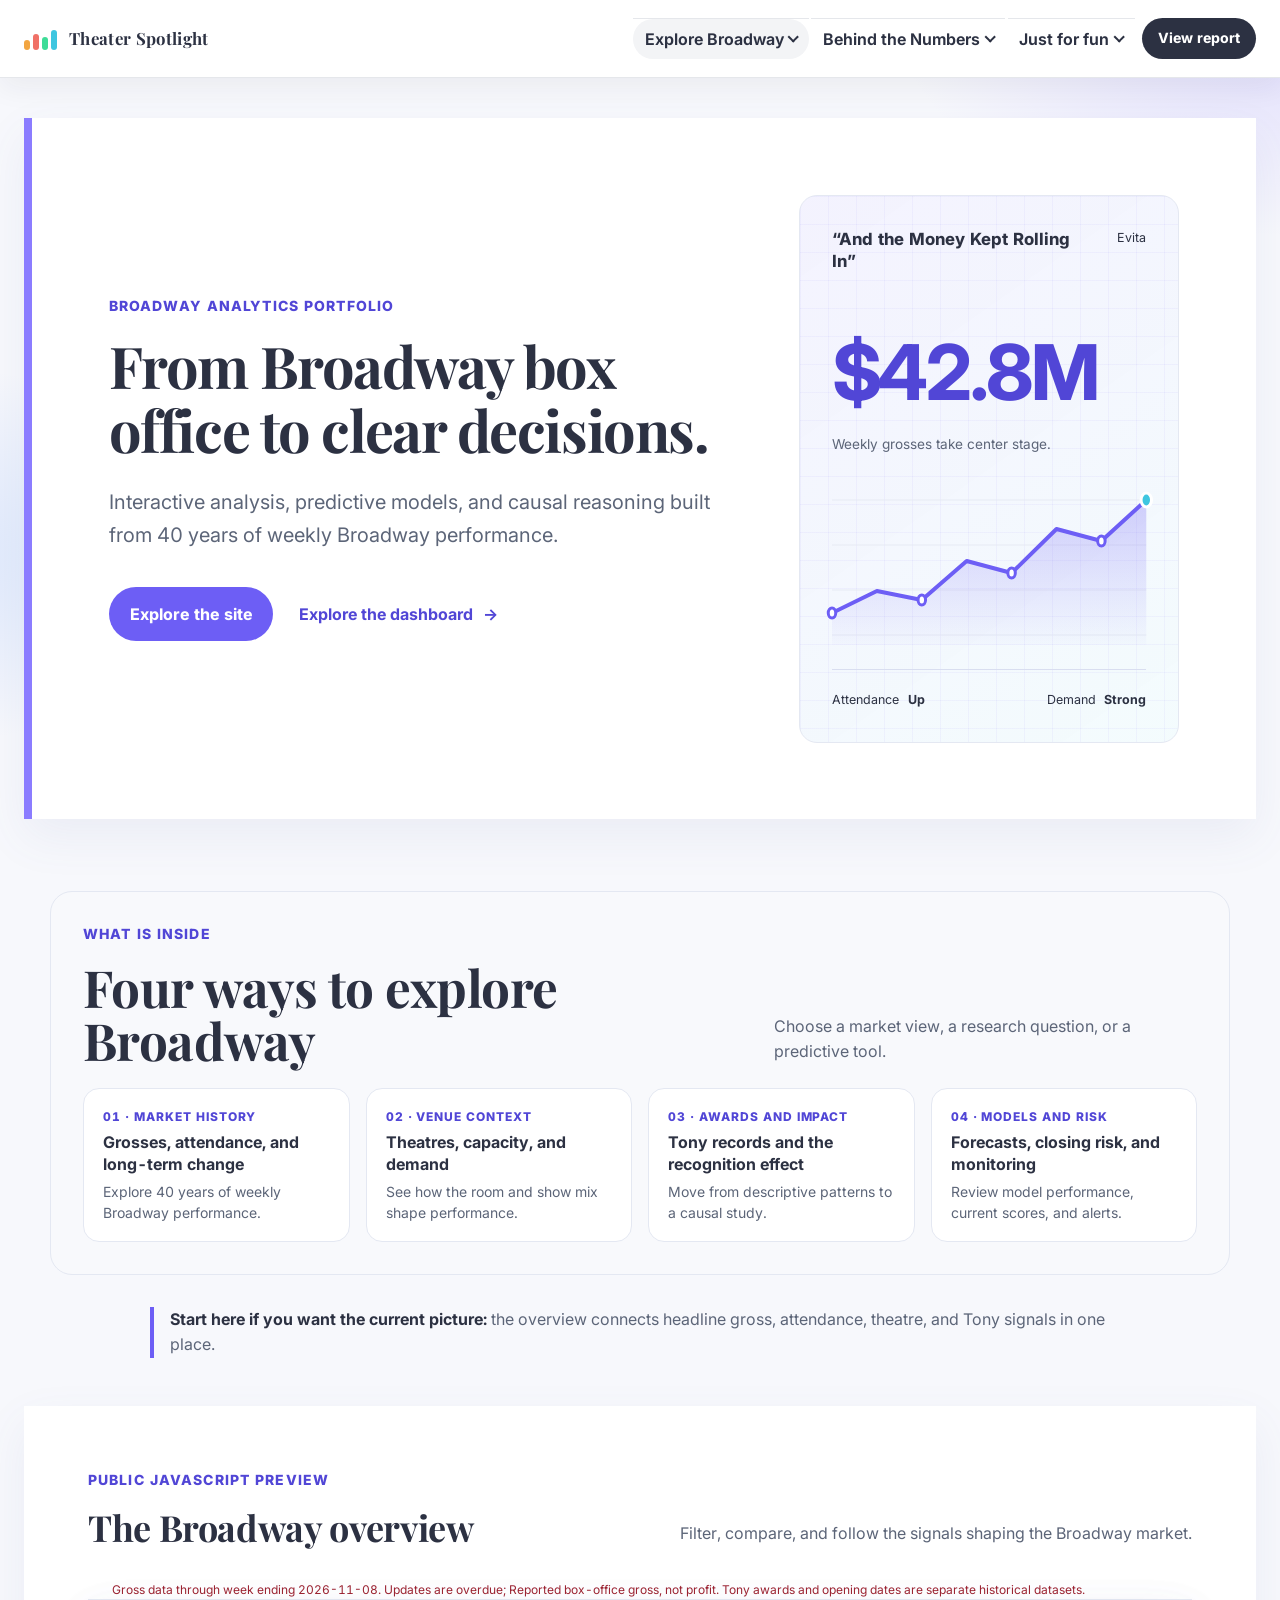
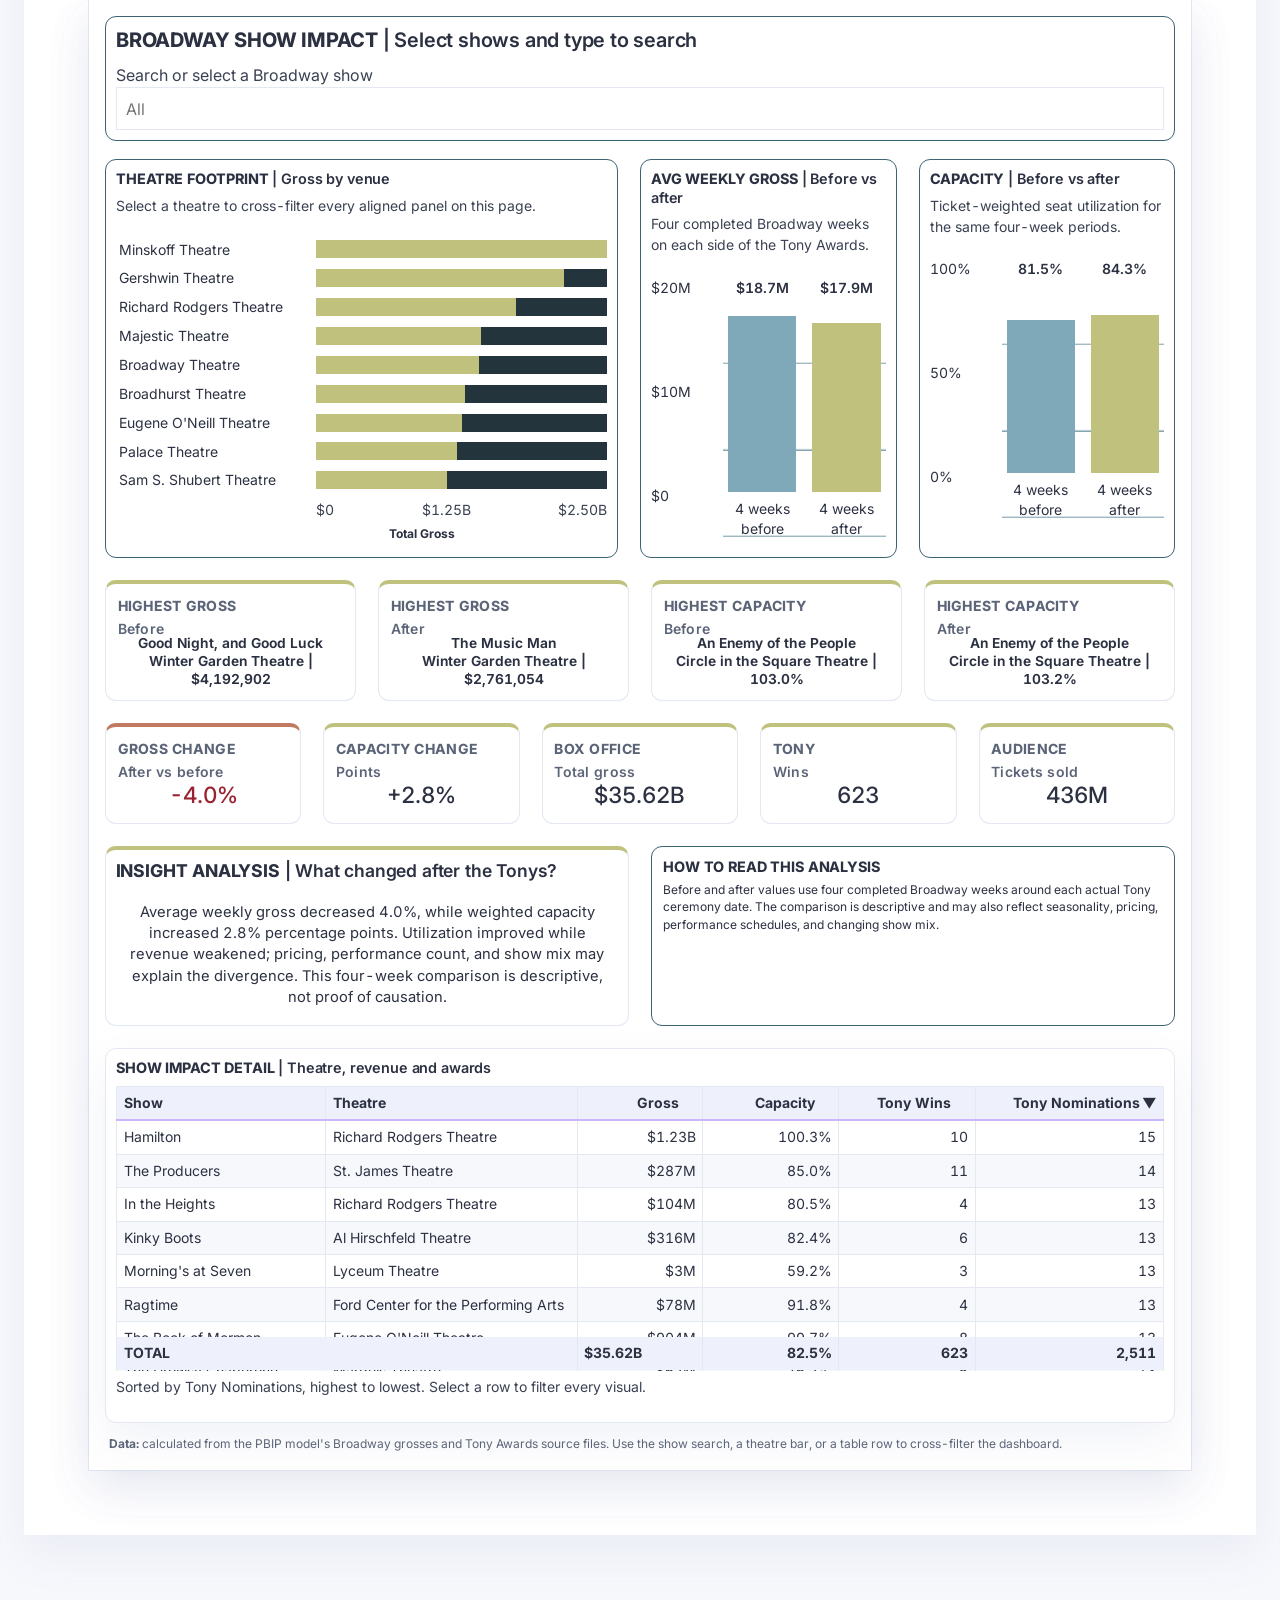
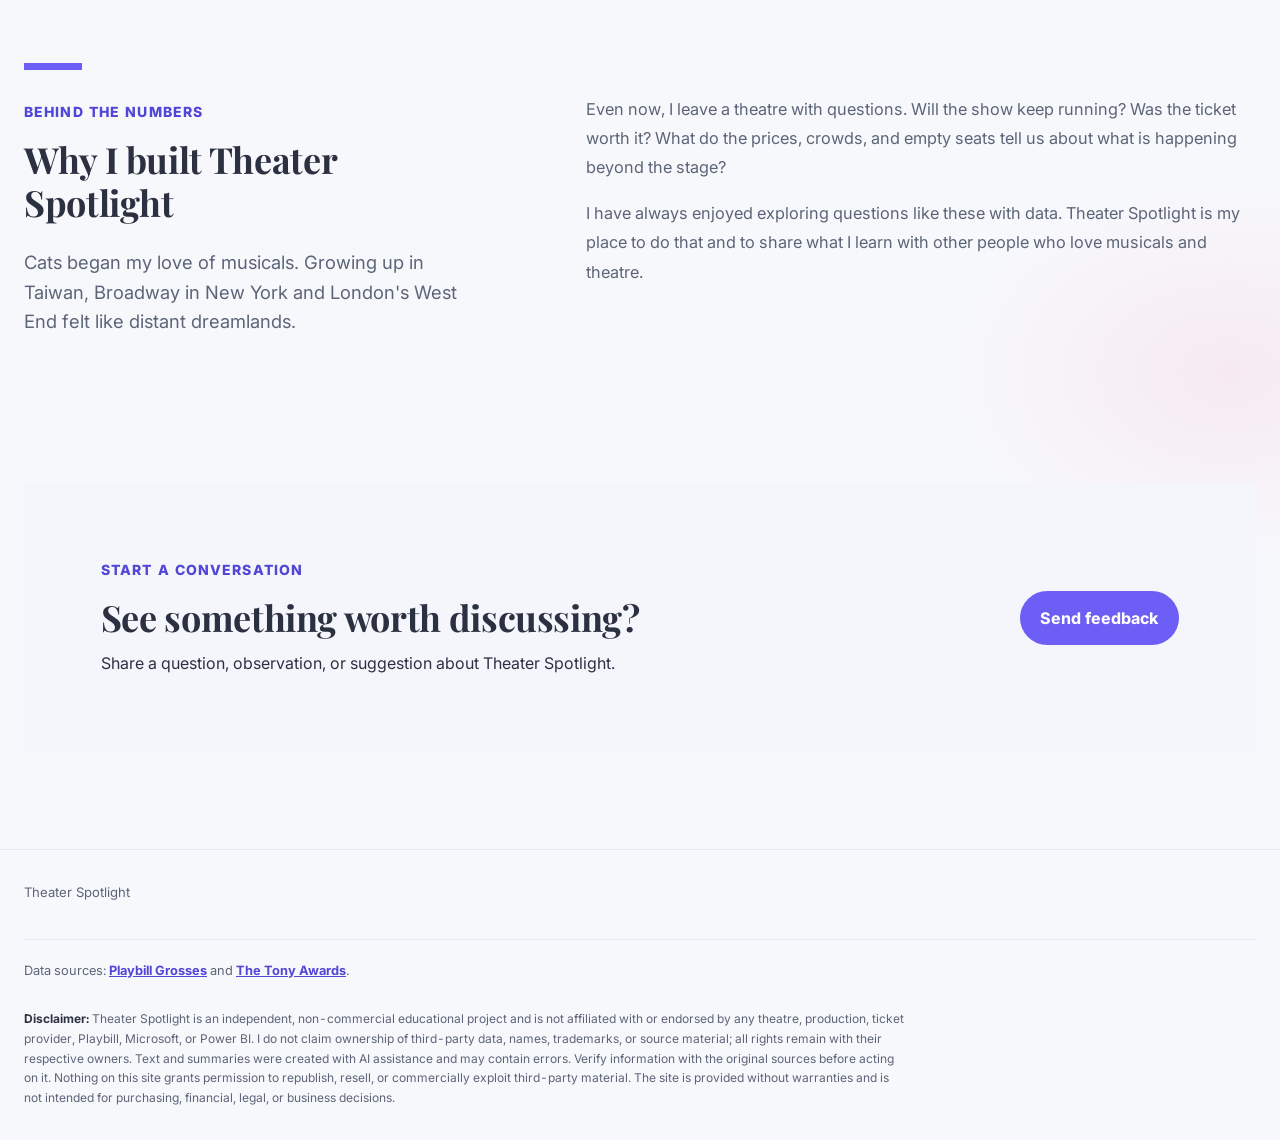
<file: index.html>
<!doctype html>
<html lang="en">
<head>
  <meta charset="utf-8">
  <meta name="viewport" content="width=device-width, initial-scale=1">
  <meta name="description" content="Theater Spotlight: interactive Broadway performance analytics.">
  <title>Overview | Theater Spotlight</title>
  <link rel="preconnect" href="https://fonts.googleapis.com"><link rel="preconnect" href="https://fonts.gstatic.com" crossorigin><link href="https://fonts.googleapis.com/css2?family=Playfair+Display:wght@600;700;800&family=Inter:wght@400;500;600;700;800&display=swap" rel="stylesheet">
  <link rel="stylesheet" href="styles.css?v=129">
  <!-- Google tag (gtag.js) -->
  <script async src="https://www.googletagmanager.com/gtag/js?id=G-47RPC1XZKM"></script>
  <script>
    window.dataLayer = window.dataLayer || [];
    function gtag(){dataLayer.push(arguments);}
    gtag('js', new Date());
    gtag('config', 'G-47RPC1XZKM');
  </script>
  <script>
    (function(c,l,a,r,i,t,y){
      c[a]=c[a]||function(){(c[a].q=c[a].q||[]).push(arguments)};
      t=l.createElement(r);t.async=1;t.src="https://www.clarity.ms/tag/"+i;
      y=l.getElementsByTagName(r)[0];y.parentNode.insertBefore(t,y);
    })(window, document, "clarity", "script", "y83snmaz05");
  </script>
  <script src="nav.js?v=3" defer></script>
  <script src="analytics.js?v=2" defer></script>
</head>
<body class="theme-overview">
  <header class="site-header">
    <a class="brand" href="index.html" aria-label="Theater Spotlight home">
      <span class="brand-mark" aria-hidden="true">
        <i></i><i></i><i></i><i></i>
      </span>
      <span>Theater Spotlight</span>
    </a>

    <nav class="navigation" aria-label="Main navigation">
      <button class="nav-toggle" type="button" aria-expanded="false" aria-controls="nav-menu">
        <span class="nav-toggle-icon" aria-hidden="true"></span>
        <span class="nav-toggle-label">Menu</span>
      </button>
            <ul class="nav-menu" id="nav-menu">
        <li class="nav-group">
          <button class="nav-link nav-trigger active" type="button" aria-expanded="false" aria-controls="nav-viz">Explore Broadway</button>
          <ul class="nav-dropdown" id="nav-viz">
            <li><a href="index.html" aria-current="page"><strong>Broadway at a Glance</strong><small>Current market snapshot</small></a></li>
            <li><a href="history.html"><strong>Forty Years of Grosses</strong><small>Long-run Broadway performance</small></a></li>
            <li><a href="theatres.html"><strong>Inside the Houses</strong><small>Venue scale, demand, and capacity</small></a></li>
            <li><a href="tony-awards.html"><strong>Tony by the Numbers</strong><small>Winners, nominees, and box office</small></a></li>
          </ul>
        </li>
        <li class="nav-group">
          <button class="nav-link nav-trigger" type="button" aria-expanded="false" aria-controls="nav-study">Behind the Numbers</button>
          <ul class="nav-dropdown" id="nav-study">
            <li><a href="tony-study.html"><strong>The Tony Effect</strong><small>Causal effect of a win</small></a></li>
            <li><a href="models.html"><strong>Forecasts &amp; Closing Risk</strong><small>Model performance, risk, and drift</small></a></li>
          </ul>
        </li>
        <li class="nav-group">
          <button class="nav-link nav-trigger" type="button" aria-expanded="false" aria-controls="nav-fun">Just for fun</button>
          <ul class="nav-dropdown" id="nav-fun">
            <li><a href="rush.html"><strong>Rush & lottery</strong><small>Discount tickets by show</small></a></li>
            <li><a href="game.html"><strong>Be More Chill</strong><small>Guess the show from the clues</small></a></li>
            <li><a href="memories.html"><strong>Back to the Future</strong><small>A personal Broadway timeline</small></a></li>
          </ul>
        </li>
      </ul>
      <a class="nav-cta" href="#dashboard">View report</a>
    </nav>
  </header>

  <main>
    <section class="hero">
      <div class="hero-copy">
        <p class="eyebrow">Broadway analytics portfolio</p>
        <h1>From Broadway box office to clear decisions.</h1>
        <p class="intro">
          Interactive analysis, predictive models, and causal reasoning built from 40
          years of weekly Broadway performance.
        </p>
        <div class="hero-actions">
          <a class="primary-button" href="#site-contents">Explore the site</a>
          <a class="text-link" href="#dashboard">Explore the dashboard <span aria-hidden="true">→</span></a>
        </div>
      </div>
      <div class="data-art" aria-label="Growing weekly grosses graphic inspired by Evita">
        <div class="art-topline"><span>“And the Money Kept Rolling In”</span><span>Evita</span></div>
        <div class="art-number">$42.8M</div>
        <div class="art-caption">Weekly grosses take center stage.</div>
        <div class="art-chart" aria-hidden="true">
          <svg viewBox="0 0 420 170" preserveAspectRatio="none" focusable="false">
            <defs>
              <linearGradient id="overview-area" x1="0" y1="0" x2="0" y2="1">
                <stop offset="0" stop-color="#6D5EF5" stop-opacity=".28"/>
                <stop offset="1" stop-color="#6D5EF5" stop-opacity=".02"/>
              </linearGradient>
            </defs>
            <path class="art-chart-grid" d="M0 25H420M0 70H420M0 115H420M0 160H420"/>
            <path class="art-chart-area" d="M0 138L60 116L120 125L180 86L240 98L300 54L360 66L420 25V170H0Z"/>
            <path class="art-chart-line" d="M0 138L60 116L120 125L180 86L240 98L300 54L360 66L420 25"/>
            <g class="art-chart-points">
              <circle cx="0" cy="138" r="5"/><circle cx="120" cy="125" r="5"/>
              <circle cx="240" cy="98" r="5"/><circle cx="360" cy="66" r="5"/>
              <circle cx="420" cy="25" r="7"/>
            </g>
          </svg>
        </div>
        <div class="art-stats"><span>Attendance <b>Up</b></span><span>Demand <b>Strong</b></span></div>
      </div>
    </section>

    <section class="reader-guide" id="site-contents" aria-labelledby="reader-path-title">
      <div class="section-heading">
        <div>
          <p class="section-label">What is inside</p>
          <h2 id="reader-path-title">Four ways to explore Broadway</h2>
        </div>
        <p>Choose a market view, a research question, or a predictive tool.</p>
      </div>
      <div class="reader-guide-grid site-contents-grid">
        <a href="history.html">
          <span>01 · Market history</span>
          <strong>Grosses, attendance, and long-term change</strong>
          <small>Explore 40 years of weekly Broadway performance.</small>
        </a>
        <a href="theatres.html">
          <span>02 · Venue context</span>
          <strong>Theatres, capacity, and demand</strong>
          <small>See how the room and show mix shape performance.</small>
        </a>
        <a href="tony-awards.html">
          <span>03 · Awards and impact</span>
          <strong>Tony records and the recognition effect</strong>
          <small>Move from descriptive patterns to a causal study.</small>
        </a>
        <a href="models.html">
          <span>04 · Models and risk</span>
          <strong>Forecasts, closing risk, and monitoring</strong>
          <small>Review model performance, current scores, and alerts.</small>
        </a>
      </div>
    </section>

    <div class="editorial-intro">
      <p><strong>Start here if you want the current picture:</strong> the overview connects headline gross, attendance, theatre, and Tony signals in one place.</p>
    </div>

    <section class="report-section" id="dashboard" aria-labelledby="report-title">
      <div class="section-heading">
        <div>
          <p class="section-label">Public JavaScript preview</p>
          <h2 id="report-title">The Broadway overview</h2>
        </div>
        <p>Filter, compare, and follow the signals shaping the Broadway market.</p>
      </div>
      <p id="broadway-data-status" class="dashboard-note" role="status">Checking the latest reported Broadway week…</p>

      <div class="report-frame javascript-dashboard-frame">
        <div class="javascript-dashboard">
          <section class="impact-search" aria-labelledby="impact-search-title">
            <h3 id="impact-search-title">BROADWAY SHOW IMPACT <span>| Select shows and type to search</span></h3>
            <label>
              <span class="sr-only">Search or select a Broadway show</span>
              <input id="impact-filter" type="search" list="impact-shows" placeholder="All">
              <datalist id="impact-shows"></datalist>
            </label>
          </section>

          <div class="impact-top-grid">
            <article class="impact-panel footprint-panel">
              <h3>THEATRE FOOTPRINT <span>| Gross by venue</span></h3>
              <p>Select a theatre to cross-filter every aligned panel on this page.</p>
              <div class="venue-chart" id="venue-chart"></div>
            </article>

            <article class="impact-panel comparison-panel gross-comparison">
              <h3>AVG WEEKLY GROSS <span>| Before vs after</span></h3>
              <p>Four completed Broadway weeks on each side of the Tony Awards.</p>
              <div class="comparison-chart" id="gross-comparison"></div>
            </article>

            <article class="impact-panel comparison-panel capacity-comparison">
              <h3>CAPACITY <span>| Before vs after</span></h3>
              <p>Ticket-weighted seat utilization for the same four-week periods.</p>
              <div class="comparison-chart" id="capacity-comparison"></div>
            </article>
          </div>

          <div class="impact-highlights">
            <article class="impact-card blue"><h3>HIGHEST GROSS <span>Before</span></h3><strong id="highest-gross-before"></strong></article>
            <article class="impact-card red"><h3>HIGHEST GROSS <span>After</span></h3><strong id="highest-gross-after"></strong></article>
            <article class="impact-card purple"><h3>HIGHEST CAPACITY <span>Before</span></h3><strong id="highest-capacity-before"></strong></article>
            <article class="impact-card teal"><h3>HIGHEST CAPACITY <span>After</span></h3><strong id="highest-capacity-after"></strong></article>
          </div>

          <div class="impact-kpis">
            <article class="orange"><h3>GROSS CHANGE <span>After vs before</span></h3><strong id="gross-change"></strong></article>
            <article class="magenta"><h3>CAPACITY CHANGE <span>Points</span></h3><strong id="capacity-change"></strong></article>
            <article class="navy"><h3>BOX OFFICE <span>Total gross</span></h3><strong id="total-gross"></strong></article>
            <article class="green"><h3>TONY <span>Wins</span></h3><strong id="tony-wins"></strong></article>
            <article class="sky"><h3>AUDIENCE <span>Tickets sold</span></h3><strong id="total-seats"></strong></article>
          </div>

          <div class="impact-bottom-grid">
            <div class="analysis-column">
              <article class="insight-card">
                <h3>INSIGHT ANALYSIS <span>| What changed after the Tonys?</span></h3>
                <p id="impact-insight"></p>
              </article>
              <article class="reading-card">
                <h3>HOW TO READ THIS ANALYSIS</h3>
                <p>Before and after values use four completed Broadway weeks around each actual Tony ceremony date. The comparison is descriptive and may also reflect seasonality, pricing, performance schedules, and changing show mix.</p>
              </article>
            </div>

            <article class="impact-panel detail-panel">
              <h3>SHOW IMPACT DETAIL <span>| Theatre, revenue and awards</span></h3>
              <div class="impact-table-wrap">
                <table class="impact-detail-table">
                  <thead>
                    <tr>
                      <th scope="col" data-impact-sort-header="show" aria-sort="none"><button type="button" class="table-sort-button" data-impact-sort="show">Show <span aria-hidden="true"></span></button></th>
                      <th scope="col" data-impact-sort-header="theatre" aria-sort="none"><button type="button" class="table-sort-button" data-impact-sort="theatre">Theatre <span aria-hidden="true"></span></button></th>
                      <th scope="col" data-impact-sort-header="totalGross" aria-sort="none"><button type="button" class="table-sort-button" data-impact-sort="totalGross">Gross <span aria-hidden="true"></span></button></th>
                      <th scope="col" data-impact-sort-header="capacity" aria-sort="none"><button type="button" class="table-sort-button" data-impact-sort="capacity">Capacity <span aria-hidden="true"></span></button></th>
                      <th scope="col" data-impact-sort-header="wins" aria-sort="none"><button type="button" class="table-sort-button" data-impact-sort="wins">Tony Wins <span aria-hidden="true"></span></button></th>
                      <th scope="col" data-impact-sort-header="nominations" aria-sort="descending"><button type="button" class="table-sort-button" data-impact-sort="nominations">Tony Nominations <span aria-hidden="true">&#9660;</span></button></th>
                    </tr>
                  </thead>
                  <tbody id="impact-table-body"></tbody>
                  <tfoot><tr><th colspan="2">Total</th><th id="table-total-gross"></th><th id="table-total-capacity"></th><th id="table-total-wins"></th><th id="table-total-nominations"></th></tr></tfoot>
                </table>
              </div>
              <p class="table-filter-hint" id="table-filter-status" aria-live="polite">
                Select a row to filter every visual.
              </p>
            </article>
          </div>

          <p class="dashboard-note"><strong>Data:</strong> calculated from the PBIP model's Broadway grosses and Tony Awards source files. Use the show search, a theatre bar, or a table row to cross-filter the dashboard.</p>
        </div>
      </div>
    </section>

    <article class="story" id="insights" aria-labelledby="overview-story-title">
      <div class="story-heading">
        <p class="section-label">Behind the numbers</p>
        <h2 id="overview-story-title">Why I built Theater Spotlight</h2>
        <p class="story-lead">Cats began my love of musicals. Growing up in Taiwan, Broadway in New York and London's West End felt like distant dreamlands.</p>
      </div>
      <div class="story-copy">
        <p>
          Even now, I leave a theatre with questions. Will the show keep running? Was the ticket
          worth it? What do the prices, crowds, and empty seats tell us about what is happening
          beyond the stage?
        </p>
        <p>
          I have always enjoyed exploring questions like these with data. Theater Spotlight is my
          place to do that and to share what I learn with other people who love musicals and theatre.
        </p>
      </div>
    </article>

    <section class="contact" aria-labelledby="contact-title">
      <div>
        <p class="section-label">Start a conversation</p>
        <h2 id="contact-title">See something worth discussing?</h2>
        <p>Share a question, observation, or suggestion about Theater Spotlight.</p>
      </div>
      <a
        class="email-button"
        href="mailto:tsy235711@gmail.com?subject=Theater%20Spotlight%20feedback"
      >
        Send feedback
      </a>
    </section>
  </main>

  <footer>
    <span>Theater Spotlight</span>
    <p class="source-credit">
      Data sources:
      <a href="https://playbill.com/grosses" target="_blank" rel="noopener">Playbill Grosses</a>
      and
      <a href="https://www.tonyawards.com" target="_blank" rel="noopener">The Tony Awards</a>.
    </p>
    <p class="site-disclaimer">
      <strong>Disclaimer:</strong> Theater Spotlight is an independent, non-commercial
      educational project and is not affiliated with or endorsed by any theatre, production,
      ticket provider, Playbill, Microsoft, or Power BI. I do not claim ownership of
      third-party data, names, trademarks, or source material; all rights remain with their
      respective owners. Text and summaries were created with AI assistance and may contain
      errors. Verify information with the original sources before acting on it. Nothing on
      this site grants permission to republish, resell, or commercially exploit third-party
      material. The site is provided without warranties and is not intended for purchasing,
      financial, legal, or business decisions.
    </p>
  </footer>
  <script src="broadway-data.js"></script>
  <script src="dashboard.js?v=5"></script>
</body>
</html>
</file>
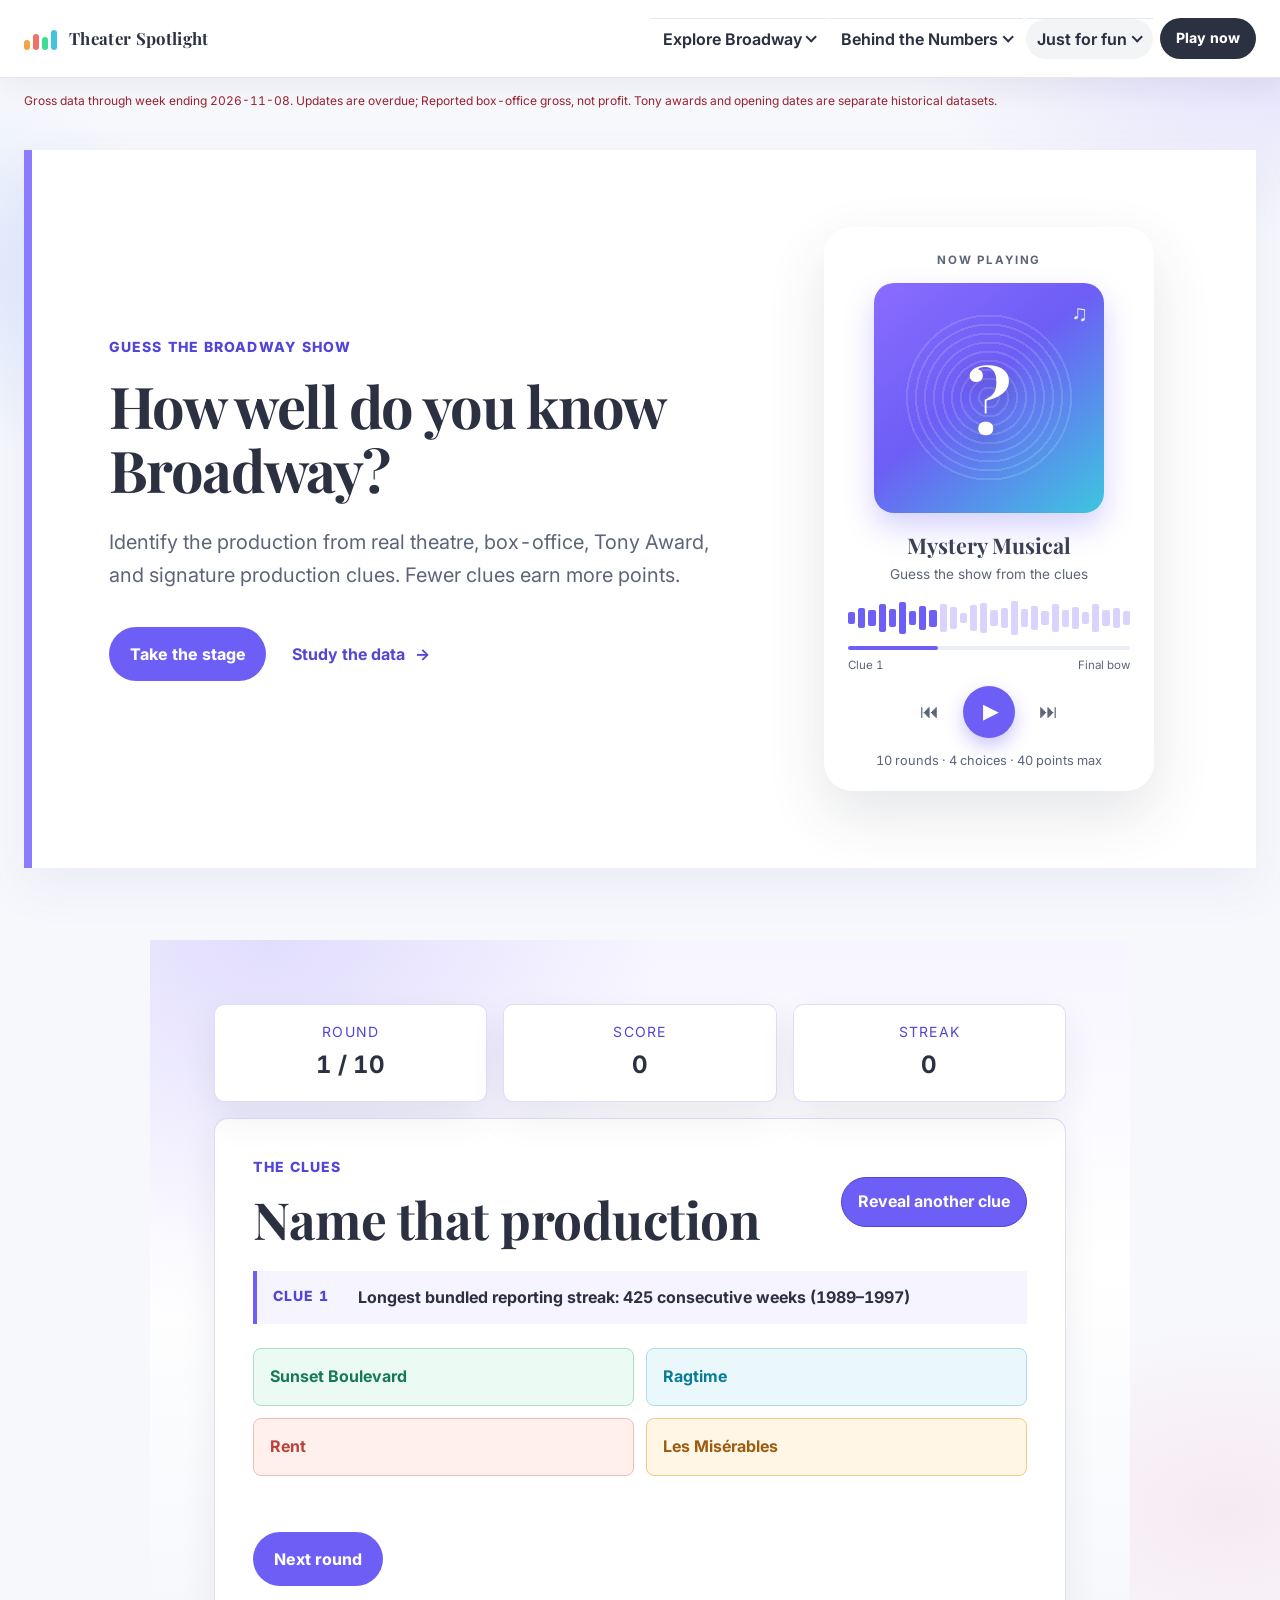
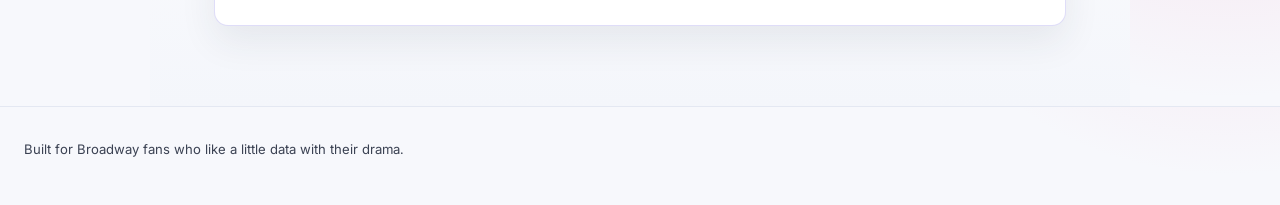
<file: game.html>
<!doctype html>
<html lang="en">
<head>
  <meta charset="utf-8">
  <meta name="viewport" content="width=device-width, initial-scale=1">
  <meta name="description" content="Guess the Broadway production from theatre, gross, capacity, and Tony clues.">
  <title>Guess the Broadway Show | Theater Spotlight</title>
  <link rel="preconnect" href="https://fonts.googleapis.com"><link rel="preconnect" href="https://fonts.gstatic.com" crossorigin><link href="https://fonts.googleapis.com/css2?family=Playfair+Display:wght@600;700;800&family=Inter:wght@400;500;600;700;800&display=swap" rel="stylesheet">
  <link rel="stylesheet" href="styles.css?v=193">
  <script src="broadway-data.js" defer></script>
  <script src="game.js?v=11" defer></script>
  <!-- Google tag (gtag.js) -->
  <script async src="https://www.googletagmanager.com/gtag/js?id=G-47RPC1XZKM"></script>
  <script>
    window.dataLayer = window.dataLayer || [];
    function gtag(){dataLayer.push(arguments);}
    gtag('js', new Date());
    gtag('config', 'G-47RPC1XZKM');
  </script>
  <script>
    (function(c,l,a,r,i,t,y){
      c[a]=c[a]||function(){(c[a].q=c[a].q||[]).push(arguments)};
      t=l.createElement(r);t.async=1;t.src="https://www.clarity.ms/tag/"+i;
      y=l.getElementsByTagName(r)[0];y.parentNode.insertBefore(t,y);
    })(window, document, "clarity", "script", "y83snmaz05");
  </script>
  <script src="nav.js?v=3" defer></script>
  <script src="analytics.js?v=2" defer></script>
</head>
<body class="theme-game">
  <header class="site-header">
    <a class="brand" href="index.html" aria-label="Theater Spotlight home">
      <span class="brand-mark" aria-hidden="true"><i></i><i></i><i></i><i></i></span>
      <span>Theater Spotlight</span>
    </a>
    <nav class="navigation" aria-label="Main navigation">
      <button class="nav-toggle" type="button" aria-expanded="false" aria-controls="nav-menu">
        <span class="nav-toggle-icon" aria-hidden="true"></span>
        <span class="nav-toggle-label">Menu</span>
      </button>
            <ul class="nav-menu" id="nav-menu">
        <li class="nav-group">
          <button class="nav-link nav-trigger" type="button" aria-expanded="false" aria-controls="nav-viz">Explore Broadway</button>
          <ul class="nav-dropdown" id="nav-viz">
            <li><a href="index.html"><strong>Broadway at a Glance</strong><small>Current market snapshot</small></a></li>
            <li><a href="history.html"><strong>Forty Years of Grosses</strong><small>Long-run Broadway performance</small></a></li>
            <li><a href="theatres.html"><strong>Inside the Houses</strong><small>Venue scale, demand, and capacity</small></a></li>
            <li><a href="tony-awards.html"><strong>Tony by the Numbers</strong><small>Winners, nominees, and box office</small></a></li>
          </ul>
        </li>
        <li class="nav-group">
          <button class="nav-link nav-trigger" type="button" aria-expanded="false" aria-controls="nav-study">Behind the Numbers</button>
          <ul class="nav-dropdown" id="nav-study">
            <li><a href="tony-study.html"><strong>The Tony Effect</strong><small>Causal effect of a win</small></a></li>
            <li><a href="models.html"><strong>Forecasts &amp; Closing Risk</strong><small>Model performance, risk, and drift</small></a></li>
          </ul>
        </li>
        <li class="nav-group">
          <button class="nav-link nav-trigger active" type="button" aria-expanded="false" aria-controls="nav-fun">Just for fun</button>
          <ul class="nav-dropdown" id="nav-fun">
            <li><a href="rush.html"><strong>Rush & lottery</strong><small>Discount tickets by show</small></a></li>
            <li><a href="game.html" aria-current="page"><strong>Be More Chill</strong><small>Guess the show from the clues</small></a></li>
            <li><a href="memories.html"><strong>Back to the Future</strong><small>A personal Broadway timeline</small></a></li>
          </ul>
        </li>
      </ul>
      <a class="nav-cta" href="#game-board">Play now</a>
    </nav>
  </header>

  <main>
    <section class="hero game-hero">
      <div class="hero-copy">
        <p class="eyebrow">Guess the Broadway Show</p>
        <h1>How well do you know Broadway?</h1>
        <p class="intro">Identify the production from real theatre, box-office, Tony Award, and signature production clues. Fewer clues earn more points.</p>
        <div class="hero-actions">
          <a class="primary-button" href="#game-board">Take the stage</a>
          <a class="text-link" href="history.html">Study the data <span aria-hidden="true">→</span></a>
        </div>
      </div>
      <div class="mystery-player" role="img" aria-label="Now playing: a mystery musical. 10 rounds, 4 choices each, up to 40 points">
        <p class="player-label">Now playing</p>
        <div class="player-cover" aria-hidden="true"><span>?</span><i>&#9835;</i></div>
        <p class="player-title">Mystery Musical</p>
        <p class="player-sub">Guess the show from the clues</p>
        <div class="player-wave" aria-hidden="true"><i style="--h:35"></i><i style="--h:60"></i><i style="--h:45"></i><i style="--h:80"></i><i style="--h:55"></i><i style="--h:95"></i><i style="--h:40"></i><i style="--h:70"></i><i style="--h:50"></i><i style="--h:85"></i><i style="--h:65"></i><i style="--h:30"></i><i style="--h:75"></i><i style="--h:90"></i><i style="--h:45"></i><i style="--h:60"></i><i style="--h:100"></i><i style="--h:55"></i><i style="--h:70"></i><i style="--h:40"></i><i style="--h:85"></i><i style="--h:50"></i><i style="--h:65"></i><i style="--h:35"></i><i style="--h:80"></i><i style="--h:45"></i><i style="--h:60"></i><i style="--h:40"></i></div>
        <div class="player-progress" aria-hidden="true"><span></span></div>
        <div class="player-time" aria-hidden="true"><span>Clue 1</span><span>Final bow</span></div>
        <div class="player-controls" aria-hidden="true"><span>&#9198;&#xFE0E;</span><b>&#9654;&#xFE0E;</b><span>&#9197;&#xFE0E;</span></div>
        <p class="player-meta">10 rounds &middot; 4 choices &middot; 40 points max</p>
      </div>
    </section>

    <section class="game-section" id="game-board" aria-labelledby="game-title">
      <div class="game-scoreboard">
        <article><span>Round</span><strong id="game-round">1 / 10</strong></article>
        <article><span>Score</span><strong id="game-score">0</strong></article>
        <article><span>Streak</span><strong id="game-streak">0</strong></article>
      </div>

      <article class="game-board">
        <div class="game-board-heading">
          <div>
            <p class="eyebrow">The clues</p>
            <h2 id="game-title">Name that production</h2>
          </div>
          <button id="reveal-clue" class="secondary-button" type="button">Reveal another clue</button>
        </div>
        <ol id="game-clues" class="game-clues" aria-live="polite"></ol>
        <div id="game-choices" class="game-choices" aria-label="Answer choices"></div>
        <p id="game-feedback" class="game-feedback" aria-live="polite"></p>
        <div id="game-result" class="game-result" hidden aria-live="polite">
          <p class="eyebrow">Final curtain call</p>
          <h3 id="game-result-title"></h3>
          <p id="game-result-copy"></p>
        </div>
        <button id="next-round" class="primary-button game-next" type="button" hidden>Next round</button>
      </article>
    </section>
  </main>

  <footer><p>Built for Broadway fans who like a little data with their drama.</p></footer>
</body>
</html>
</file>
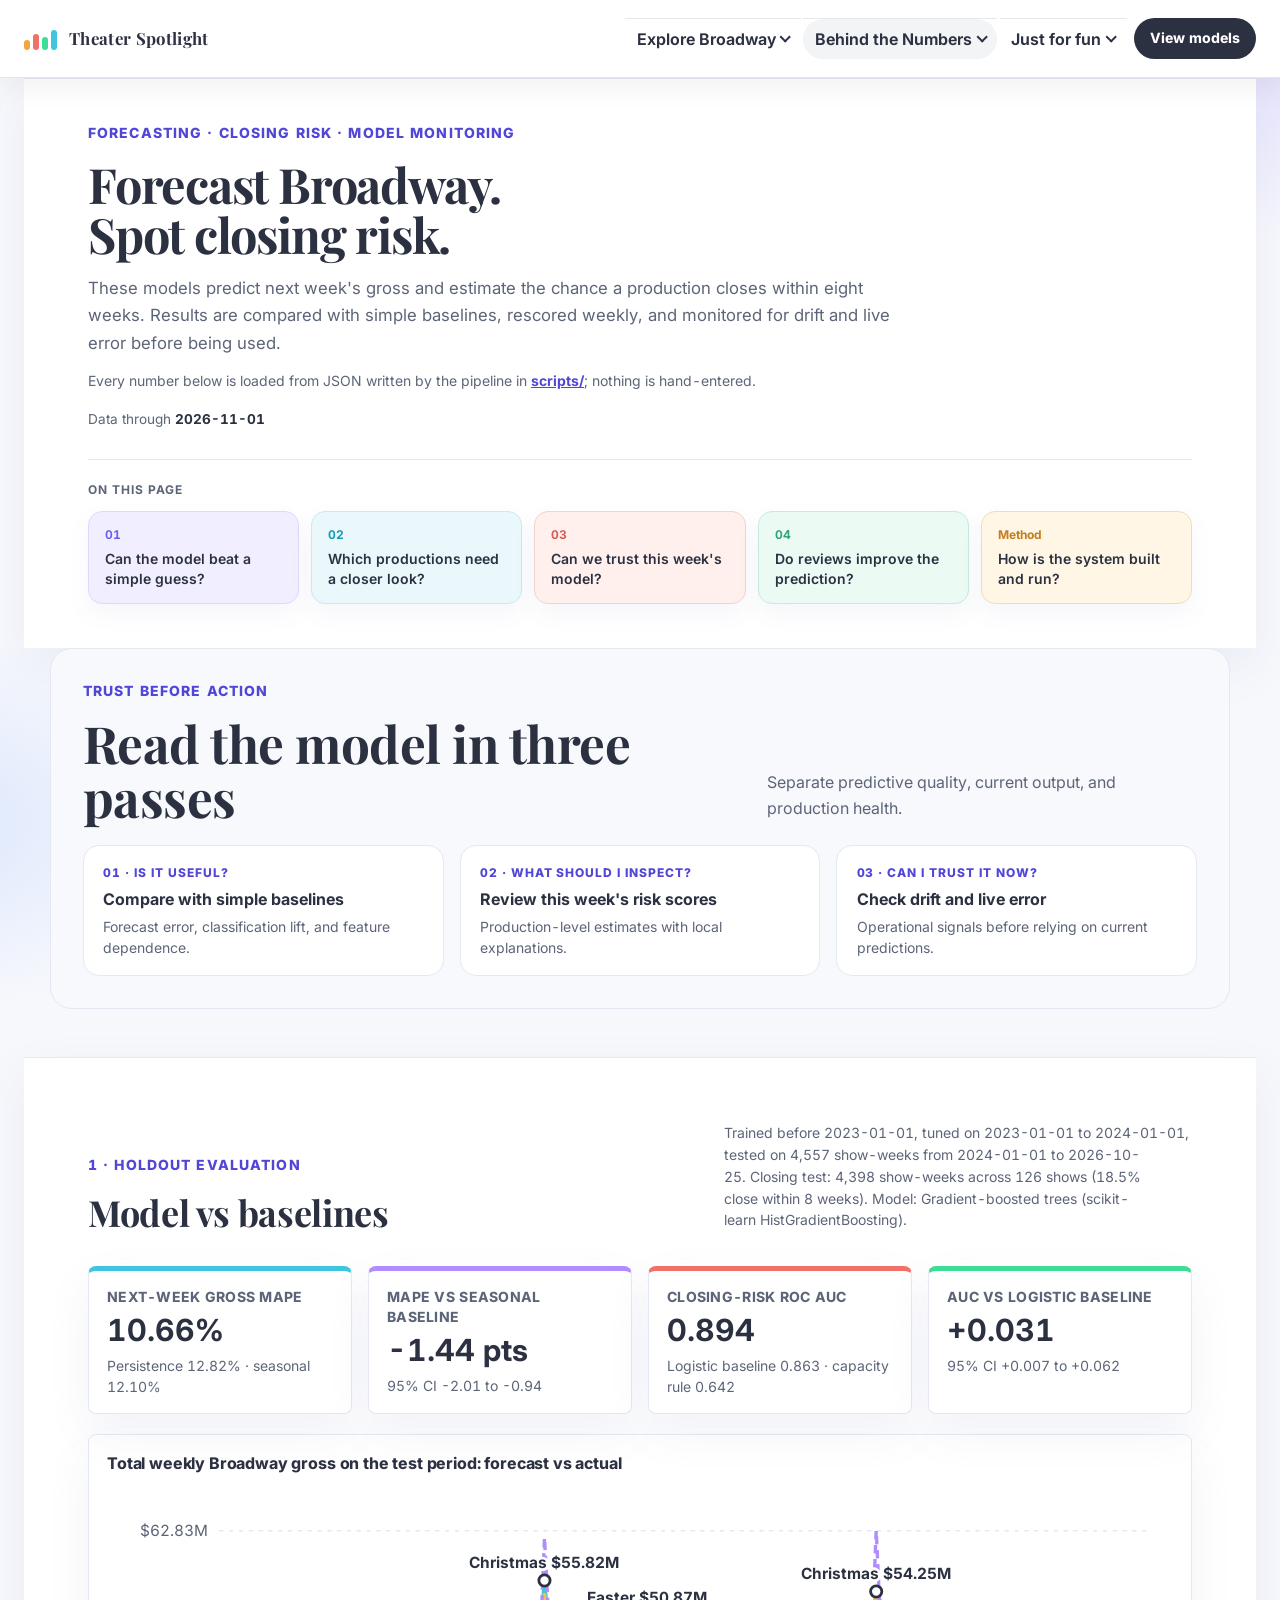
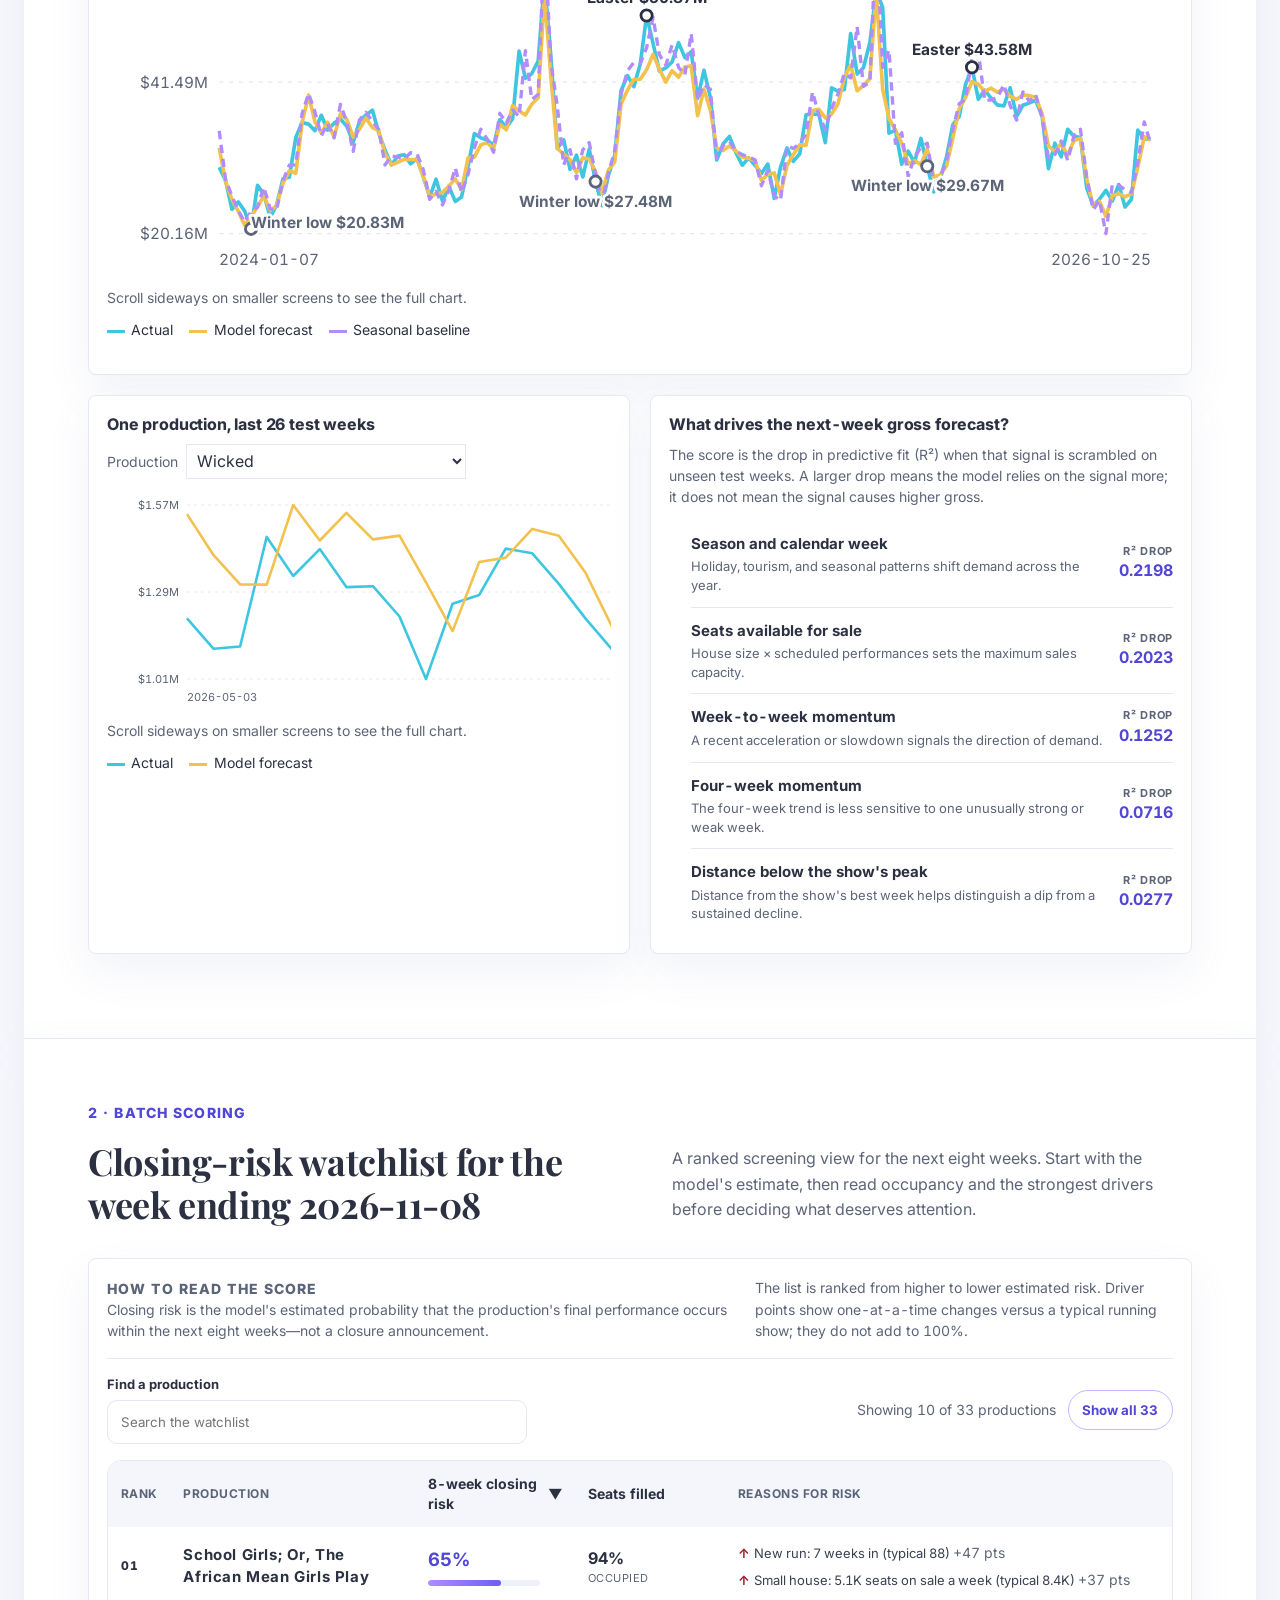
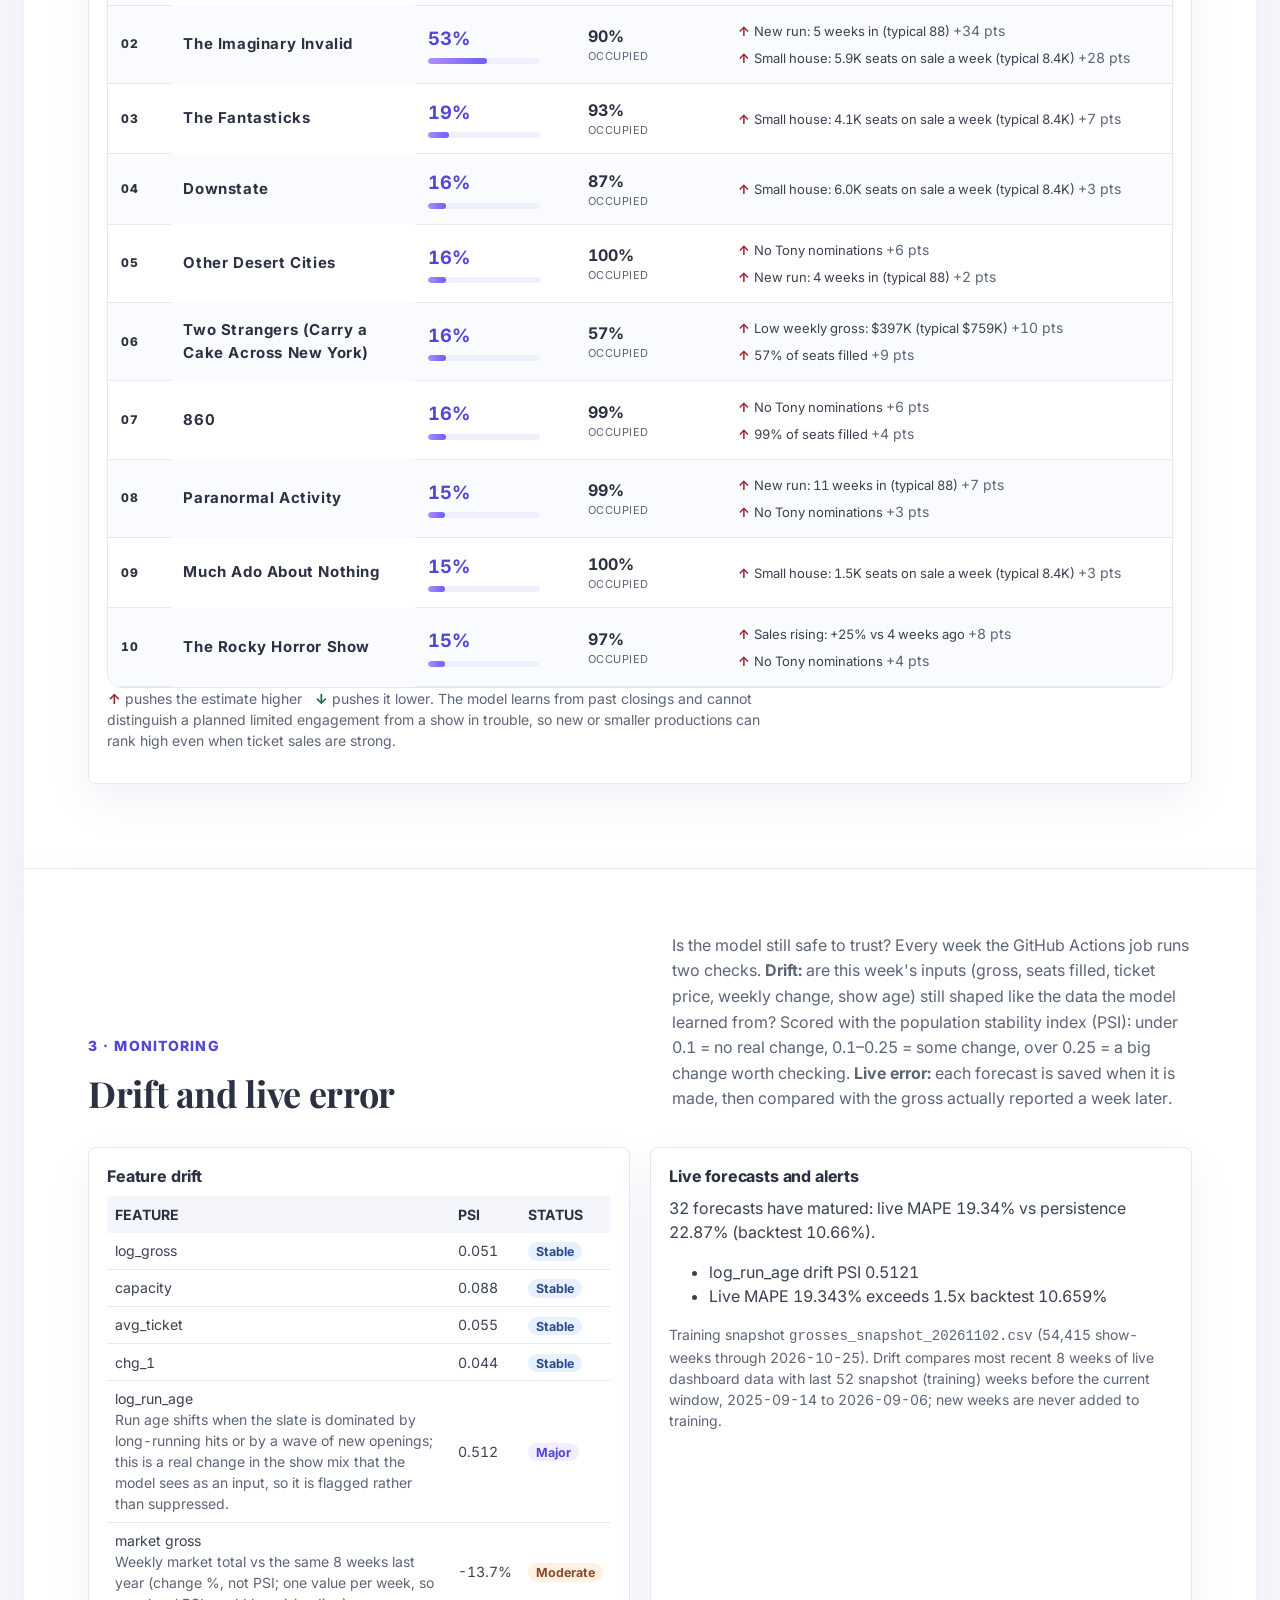
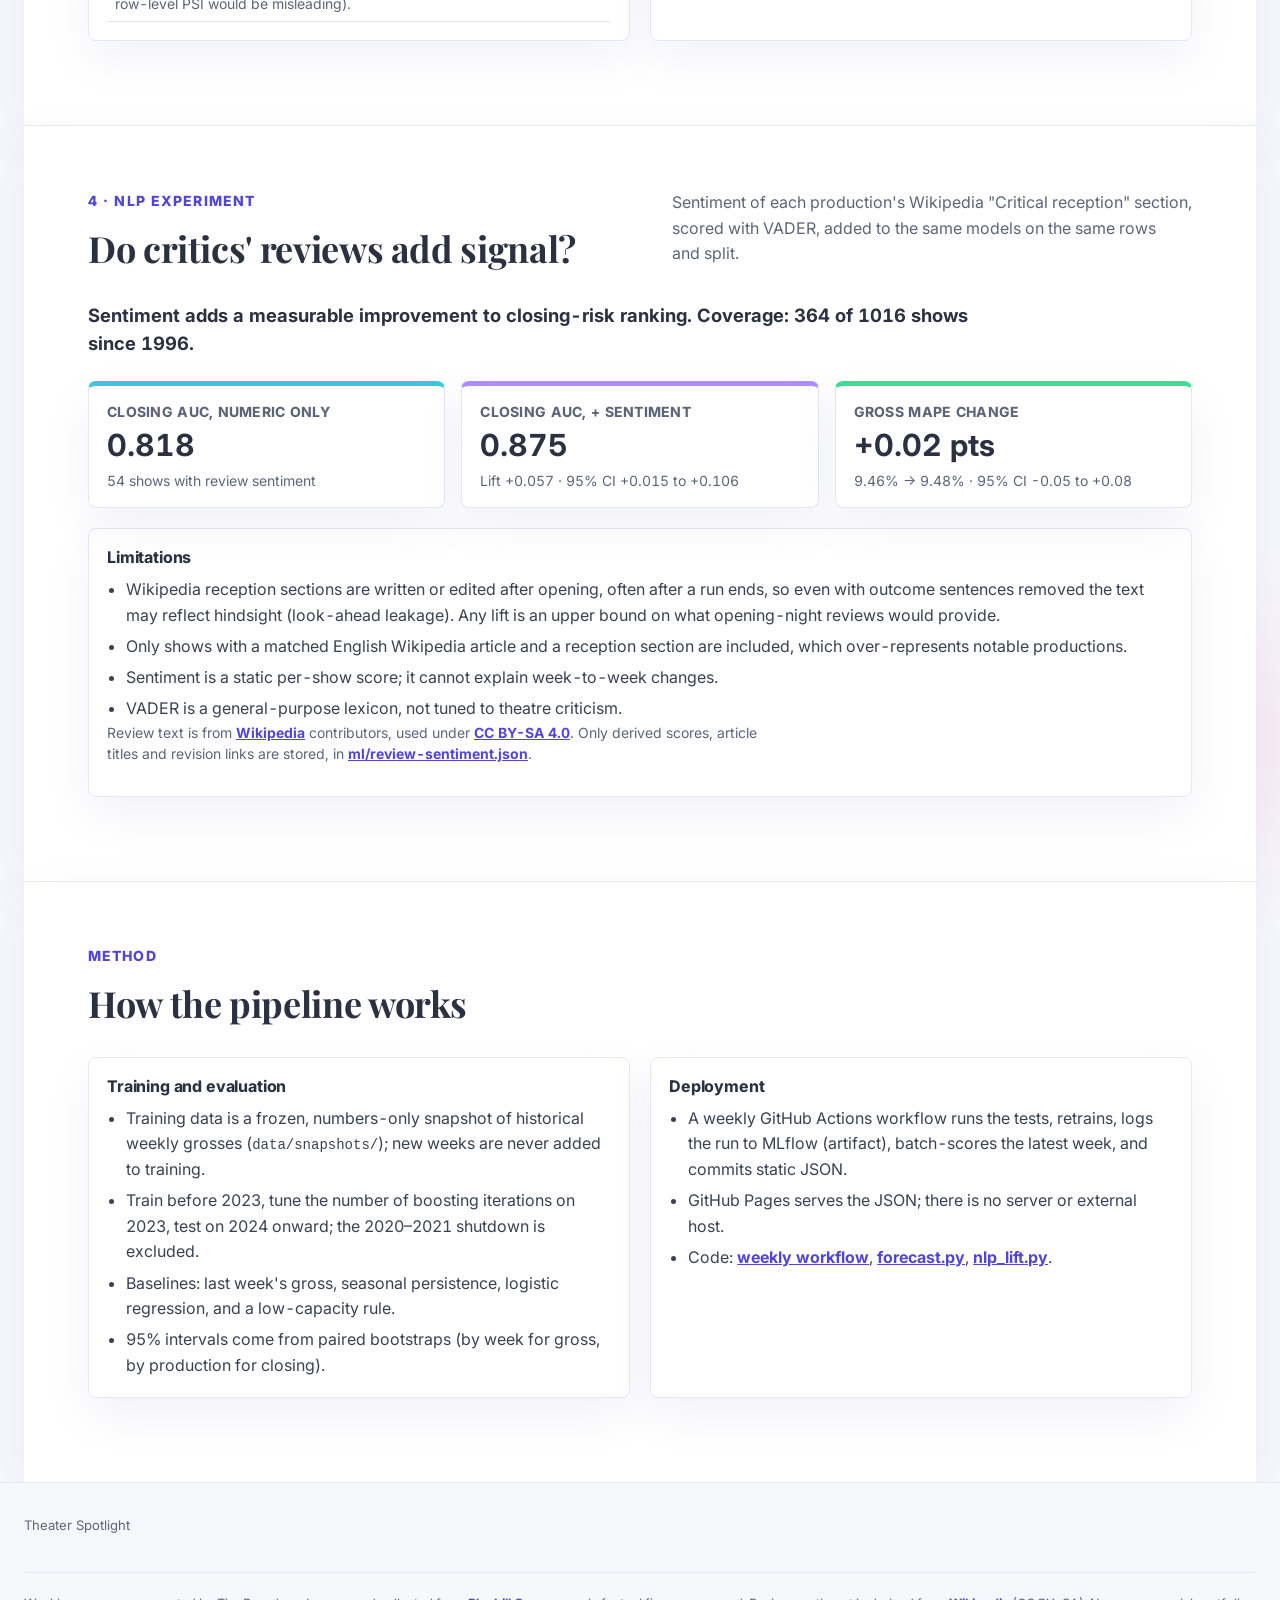
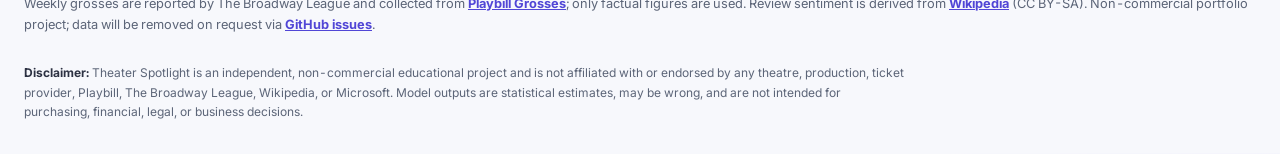
<file: models.html>
<!doctype html>
<html lang="en">
<head>
  <meta charset="utf-8">
  <meta name="viewport" content="width=device-width, initial-scale=1">
  <meta name="description" content="Broadway gross forecasting, closing-risk model, monitoring and review-sentiment NLP, retrained weekly with GitHub Actions.">
  <title>ML Models | Theater Spotlight</title>
  <link rel="preconnect" href="https://fonts.googleapis.com"><link rel="preconnect" href="https://fonts.gstatic.com" crossorigin><link href="https://fonts.googleapis.com/css2?family=Playfair+Display:wght@600;700;800&family=Inter:wght@400;500;600;700;800&display=swap" rel="stylesheet">
  <link rel="stylesheet" href="styles.css?v=195">
  <link rel="stylesheet" href="ml-extras.css?v=6">
  <!-- Google tag (gtag.js) -->
  <script async src="https://www.googletagmanager.com/gtag/js?id=G-47RPC1XZKM"></script>
  <script>
    window.dataLayer = window.dataLayer || [];
    function gtag(){dataLayer.push(arguments);}
    gtag('js', new Date());
    gtag('config', 'G-47RPC1XZKM');
  </script>
  <script>
    (function(c,l,a,r,i,t,y){
      c[a]=c[a]||function(){(c[a].q=c[a].q||[]).push(arguments)};
      t=l.createElement(r);t.async=1;t.src="https://www.clarity.ms/tag/"+i;
      y=l.getElementsByTagName(r)[0];y.parentNode.insertBefore(t,y);
    })(window, document, "clarity", "script", "y83snmaz05");
  </script>
  <script src="nav.js?v=3" defer></script>
  <script src="analytics.js?v=2" defer></script>
</head>
<body>
  <header class="site-header">
    <a class="brand" href="index.html" aria-label="Theater Spotlight home">
      <span class="brand-mark" aria-hidden="true"><i></i><i></i><i></i><i></i></span>
      <span>Theater Spotlight</span>
    </a>
    <nav class="navigation" aria-label="Main navigation">
      <button class="nav-toggle" type="button" aria-expanded="false" aria-controls="nav-menu">
        <span class="nav-toggle-icon" aria-hidden="true"></span>
        <span class="nav-toggle-label">Menu</span>
      </button>
            <ul class="nav-menu" id="nav-menu">
        <li class="nav-group">
          <button class="nav-link nav-trigger" type="button" aria-expanded="false" aria-controls="nav-viz">Explore Broadway</button>
          <ul class="nav-dropdown" id="nav-viz">
            <li><a href="index.html"><strong>Broadway at a Glance</strong><small>Current market snapshot</small></a></li>
            <li><a href="history.html"><strong>Forty Years of Grosses</strong><small>Long-run Broadway performance</small></a></li>
            <li><a href="theatres.html"><strong>Inside the Houses</strong><small>Venue scale, demand, and capacity</small></a></li>
            <li><a href="tony-awards.html"><strong>Tony by the Numbers</strong><small>Winners, nominees, and box office</small></a></li>
          </ul>
        </li>
        <li class="nav-group">
          <button class="nav-link nav-trigger active" type="button" aria-expanded="false" aria-controls="nav-study">Behind the Numbers</button>
          <ul class="nav-dropdown" id="nav-study">
            <li><a href="tony-study.html"><strong>The Tony Effect</strong><small>Causal effect of a win</small></a></li>
            <li><a href="models.html" aria-current="page"><strong>Forecasts &amp; Closing Risk</strong><small>Model performance, risk, and drift</small></a></li>
          </ul>
        </li>
        <li class="nav-group">
          <button class="nav-link nav-trigger" type="button" aria-expanded="false" aria-controls="nav-fun">Just for fun</button>
          <ul class="nav-dropdown" id="nav-fun">
            <li><a href="rush.html"><strong>Rush & lottery</strong><small>Discount tickets by show</small></a></li>
            <li><a href="game.html"><strong>Be More Chill</strong><small>Guess the show from the clues</small></a></li>
            <li><a href="memories.html"><strong>Back to the Future</strong><small>A personal Broadway timeline</small></a></li>
          </ul>
        </li>
      </ul>
      <a class="nav-cta" href="#forecast">View models</a>
    </nav>
  </header>

  <main>
    <section class="report-section ml-section ml-intro">
      <p class="eyebrow">Forecasting · closing risk · model monitoring</p>
      <h1>Forecast Broadway. Spot closing risk.</h1>
      <p class="intro">
        These models predict next week's gross and estimate the chance a production closes
        within eight weeks. Results are compared with simple baselines, rescored weekly,
        and monitored for drift and live error before being used.
      </p>
      <p class="ml-note">
        Every number below is loaded from JSON written by the pipeline in
        <a href="https://github.com/ytp026/ts/tree/main/scripts" target="_blank" rel="noopener">scripts/</a>;
        nothing is hand-entered.
      </p>
      <p class="ml-meta">
        <span>Data through <b id="ml-data-through">…</b></span>
      </p>
      <nav class="ml-toc" aria-label="On this page">
        <span>On this page</span>
        <ol>
          <li><a href="#forecast">Can the model beat a simple guess?</a></li>
          <li><a href="#predictions">Which productions need a closer look?</a></li>
          <li><a href="#monitoring">Can we trust this week's model?</a></li>
          <li><a href="#nlp">Do reviews improve the prediction?</a></li>
          <li><a href="#methods">How is the system built and run?</a></li>
        </ol>
      </nav>
    </section>

    <section class="reader-guide" aria-labelledby="models-reader-title">
      <div class="section-heading">
        <div>
          <p class="section-label">Trust before action</p>
          <h2 id="models-reader-title">Read the model in three passes</h2>
        </div>
        <p>Separate predictive quality, current output, and production health.</p>
      </div>
      <div class="reader-guide-grid">
        <a href="#forecast"><span>01 · Is it useful?</span><strong>Compare with simple baselines</strong><small>Forecast error, classification lift, and feature dependence.</small></a>
        <a href="#predictions"><span>02 · What should I inspect?</span><strong>Review this week's risk scores</strong><small>Production-level estimates with local explanations.</small></a>
        <a href="#monitoring"><span>03 · Can I trust it now?</span><strong>Check drift and live error</strong><small>Operational signals before relying on current predictions.</small></a>
      </div>
    </section>

    <section class="report-section ml-section" id="forecast" aria-labelledby="forecast-title">
      <div class="section-heading">
        <div>
          <p class="section-label">1 · Holdout evaluation</p>
          <h2 id="forecast-title">Model vs baselines</h2>
        </div>
        <p id="ml-split">Loading evaluation…</p>
      </div>
      <div class="ml-card-grid" id="ml-metric-cards"></div>
      <article class="ml-panel">
        <h3>Total weekly Broadway gross on the test period: forecast vs actual</h3>
        <div id="ml-market-chart"></div>
      </article>
      <div class="ml-two-col">
        <article class="ml-panel">
          <h3>One production, last 26 test weeks</h3>
          <label class="ml-select">Production <select id="ml-show-select"></select></label>
          <div id="ml-show-chart"></div>
        </article>
        <article class="ml-panel">
          <h3>What drives the next-week gross forecast?</h3>
          <p class="ml-note">
            The score is the drop in predictive fit (R²) when that signal is scrambled on unseen
            test weeks. A larger drop means the model relies on the signal more; it does not mean
            the signal causes higher gross.
          </p>
          <ol class="ml-features" id="ml-features"></ol>
        </article>
      </div>
    </section>

    <section class="report-section ml-section" id="predictions" aria-labelledby="predictions-title">
      <div class="section-heading">
        <div>
          <p class="section-label">2 · Batch scoring</p>
          <h2 id="predictions-title">Closing-risk watchlist for the week ending <span id="ml-target-week">…</span></h2>
        </div>
        <p>A ranked screening view for the next eight weeks. Start with the model's estimate, then read occupancy and the strongest drivers before deciding what deserves attention.</p>
      </div>
      <article class="ml-panel">
        <div class="ml-risk-intro">
          <div>
            <p class="ml-kpi-label">How to read the score</p>
            <p>Closing risk is the model's estimated probability that the production's final performance occurs within the next eight weeks—not a closure announcement.</p>
          </div>
          <p class="ml-risk-base-note">The list is ranked from higher to lower estimated risk. Driver points show one-at-a-time changes versus a typical running show; they do not add to 100%.</p>
        </div>
        <div class="ml-risk-toolbar">
          <label>
            <span>Find a production</span>
            <input id="ml-risk-search" type="search" placeholder="Search the watchlist">
          </label>
          <div class="ml-risk-list-controls">
            <span id="ml-risk-count" role="status" aria-live="polite">Loading productions…</span>
            <button id="ml-risk-toggle" type="button" hidden>Show all</button>
          </div>
        </div>
        <div class="ml-risk-table-wrap" tabindex="0" role="region" aria-label="Closing-risk watchlist table; scroll horizontally on smaller screens">
          <table class="ml-table ml-risk-table">
            <thead>
              <tr>
                <th scope="col">Rank</th>
                <th scope="col">Production</th>
                <th scope="col" data-risk-sort-header="risk" aria-sort="descending">
                  <button type="button" class="table-sort-button" data-risk-sort="risk">8-week closing risk <span aria-hidden="true">▼</span></button>
                </th>
                <th scope="col" data-risk-sort-header="capacity" aria-sort="none">
                  <button type="button" class="table-sort-button" data-risk-sort="capacity">Seats filled <span aria-hidden="true"></span></button>
                </th>
                <th scope="col">Reasons for risk</th>
              </tr>
            </thead>
            <tbody id="ml-predictions"></tbody>
          </table>
        </div>
        <p class="ml-note ml-reasons-note"><b class="up">&uarr;</b> pushes the estimate higher &nbsp; <b class="down">&darr;</b> pushes it lower. The model learns from past closings and cannot distinguish a planned limited engagement from a show in trouble, so new or smaller productions can rank high even when ticket sales are strong.</p>
      </article>
    </section>

    <section class="report-section ml-section" id="monitoring" aria-labelledby="monitoring-title">
      <div class="section-heading">
        <div>
          <p class="section-label">3 · Monitoring</p>
          <h2 id="monitoring-title">Drift and live error</h2>
        </div>
        <p>Is the model still safe to trust? Every week the GitHub Actions job runs two checks. <b>Drift:</b> are this week's inputs (gross, seats filled, ticket price, weekly change, show age) still shaped like the data the model learned from? Scored with the population stability index (PSI): under 0.1 = no real change, 0.1–0.25 = some change, over 0.25 = a big change worth checking. <b>Live error:</b> each forecast is saved when it is made, then compared with the gross actually reported a week later.</p>
      </div>
      <div class="ml-two-col">
        <article class="ml-panel">
          <h3>Feature drift</h3>
          <div class="ml-table-wrap">
            <table class="ml-table">
              <thead><tr><th>Feature</th><th>PSI</th><th>Status</th></tr></thead>
              <tbody id="ml-drift"></tbody>
            </table>
          </div>
        </article>
        <article class="ml-panel">
          <h3>Live forecasts and alerts</h3>
          <div id="ml-live"></div>
        </article>
      </div>
    </section>

    <section class="report-section ml-section" id="nlp" aria-labelledby="nlp-title">
      <div class="section-heading">
        <div>
          <p class="section-label">4 · NLP experiment</p>
          <h2 id="nlp-title">Do critics' reviews add signal?</h2>
        </div>
        <p>Sentiment of each production's Wikipedia "Critical reception" section, scored with VADER, added to the same models on the same rows and split.</p>
      </div>
      <p class="ml-headline" id="ml-nlp-verdict" aria-live="polite">Loading NLP results…</p>
      <div class="ml-card-grid" id="ml-nlp-cards"></div>
      <article class="ml-panel">
        <h3>Limitations</h3>
        <ul class="ml-list" id="ml-nlp-limits"></ul>
        <p class="ml-note">
          Review text is from <a href="https://en.wikipedia.org" target="_blank" rel="noopener">Wikipedia</a>
          contributors, used under <a href="https://creativecommons.org/licenses/by-sa/4.0/" target="_blank" rel="noopener">CC BY-SA 4.0</a>.
          Only derived scores, article titles and revision links are stored, in
          <a href="ml/review-sentiment.json">ml/review-sentiment.json</a>.
        </p>
      </article>
    </section>

    <section class="report-section ml-section" id="methods" aria-labelledby="methods-title">
      <div class="section-heading">
        <div>
          <p class="section-label">Method</p>
          <h2 id="methods-title">How the pipeline works</h2>
        </div>
      </div>
      <div class="ml-two-col">
        <article class="ml-panel">
          <h3>Training and evaluation</h3>
          <ul class="ml-list">
            <li>Training data is a frozen, numbers-only snapshot of historical weekly grosses (<code>data/snapshots/</code>); new weeks are never added to training.</li>
            <li>Train before 2023, tune the number of boosting iterations on 2023, test on 2024 onward; the 2020–2021 shutdown is excluded.</li>
            <li>Baselines: last week's gross, seasonal persistence, logistic regression, and a low-capacity rule.</li>
            <li>95% intervals come from paired bootstraps (by week for gross, by production for closing).</li>
          </ul>
        </article>
        <article class="ml-panel">
          <h3>Deployment</h3>
          <ul class="ml-list">
            <li>A weekly GitHub Actions workflow runs the tests, retrains, logs the run to MLflow (artifact), batch-scores the latest week, and commits static JSON.</li>
            <li>GitHub Pages serves the JSON; there is no server or external host.</li>
            <li>Code: <a href="https://github.com/ytp026/ts#2-forecasting-with-mlops-on-github-actions" target="_blank" rel="noopener">weekly workflow</a>, <a href="https://github.com/ytp026/ts/blob/main/scripts/forecast.py" target="_blank" rel="noopener">forecast.py</a>, <a href="https://github.com/ytp026/ts/blob/main/scripts/nlp_lift.py" target="_blank" rel="noopener">nlp_lift.py</a>.</li>
          </ul>
        </article>
      </div>
    </section>

  </main>

  <footer>
    <span>Theater Spotlight</span>
    <p class="source-credit">
      Weekly grosses are reported by The Broadway League and collected from
      <a href="https://playbill.com/grosses" target="_blank" rel="noopener">Playbill Grosses</a>;
      only factual figures are used. Review sentiment is derived from
      <a href="https://en.wikipedia.org" target="_blank" rel="noopener">Wikipedia</a> (CC BY-SA).
      Non-commercial portfolio project; data will be removed on request via
      <a href="https://github.com/ytp026/ts/issues" target="_blank" rel="noopener">GitHub issues</a>.
    </p>
    <p class="site-disclaimer">
      <strong>Disclaimer:</strong> Theater Spotlight is an independent, non-commercial
      educational project and is not affiliated with or endorsed by any theatre, production,
      ticket provider, Playbill, The Broadway League, Wikipedia, or Microsoft. Model outputs
      are statistical estimates, may be wrong, and are not intended for purchasing, financial,
      legal, or business decisions.
    </p>
  </footer>
  <script src="models.js?v=27"></script>
</body>
</html>
</file>
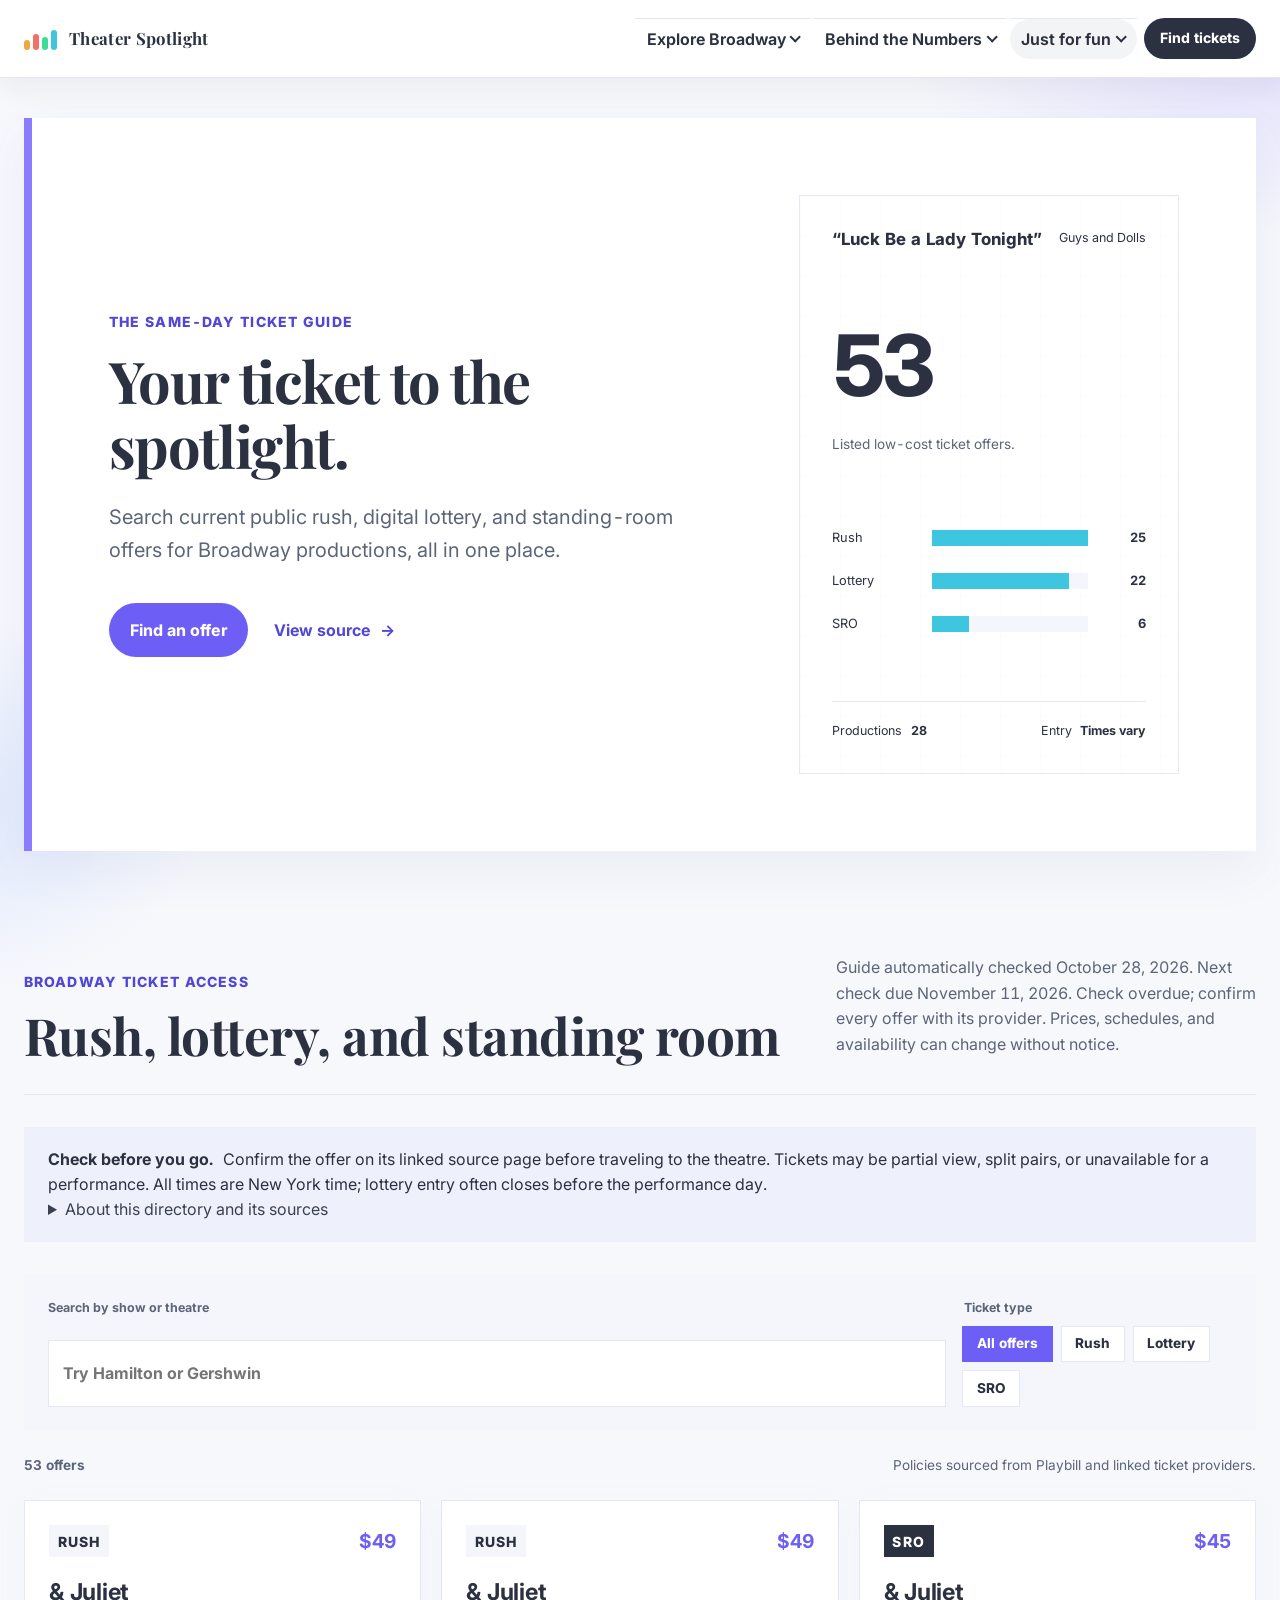
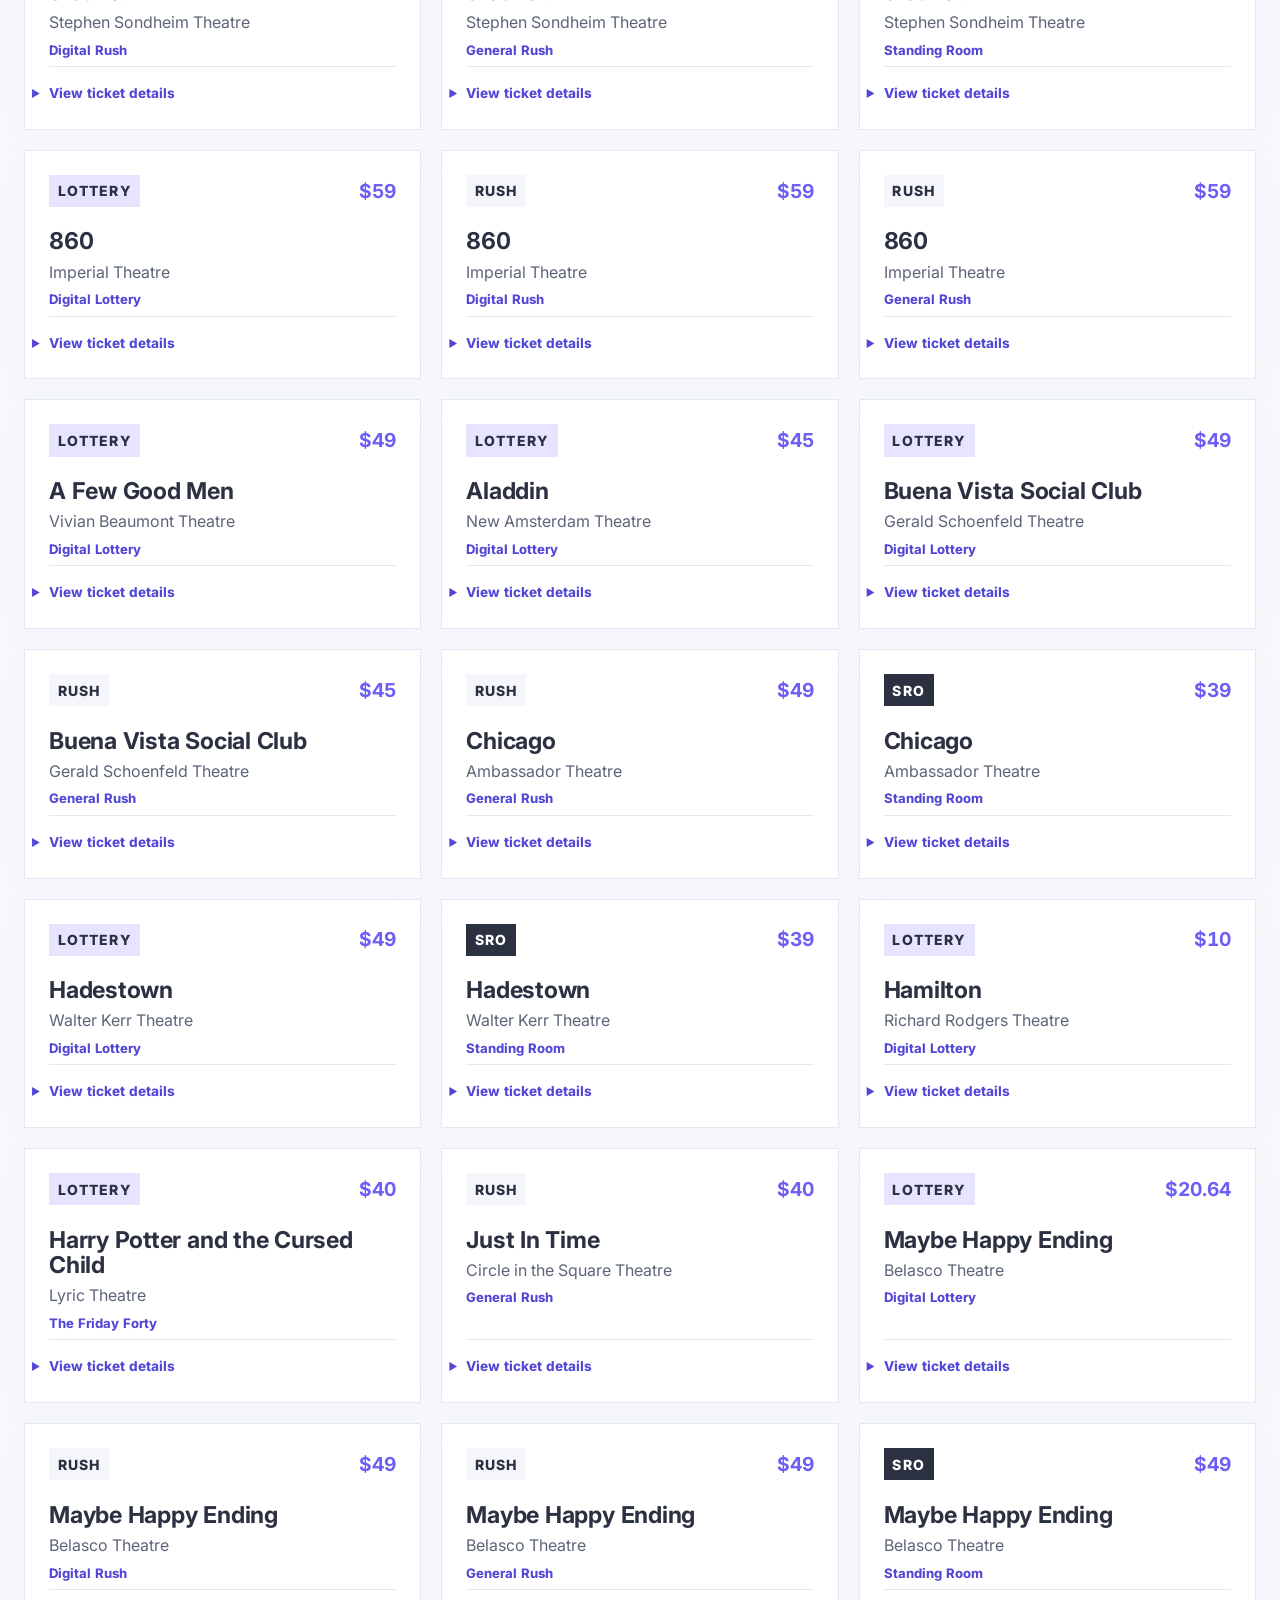
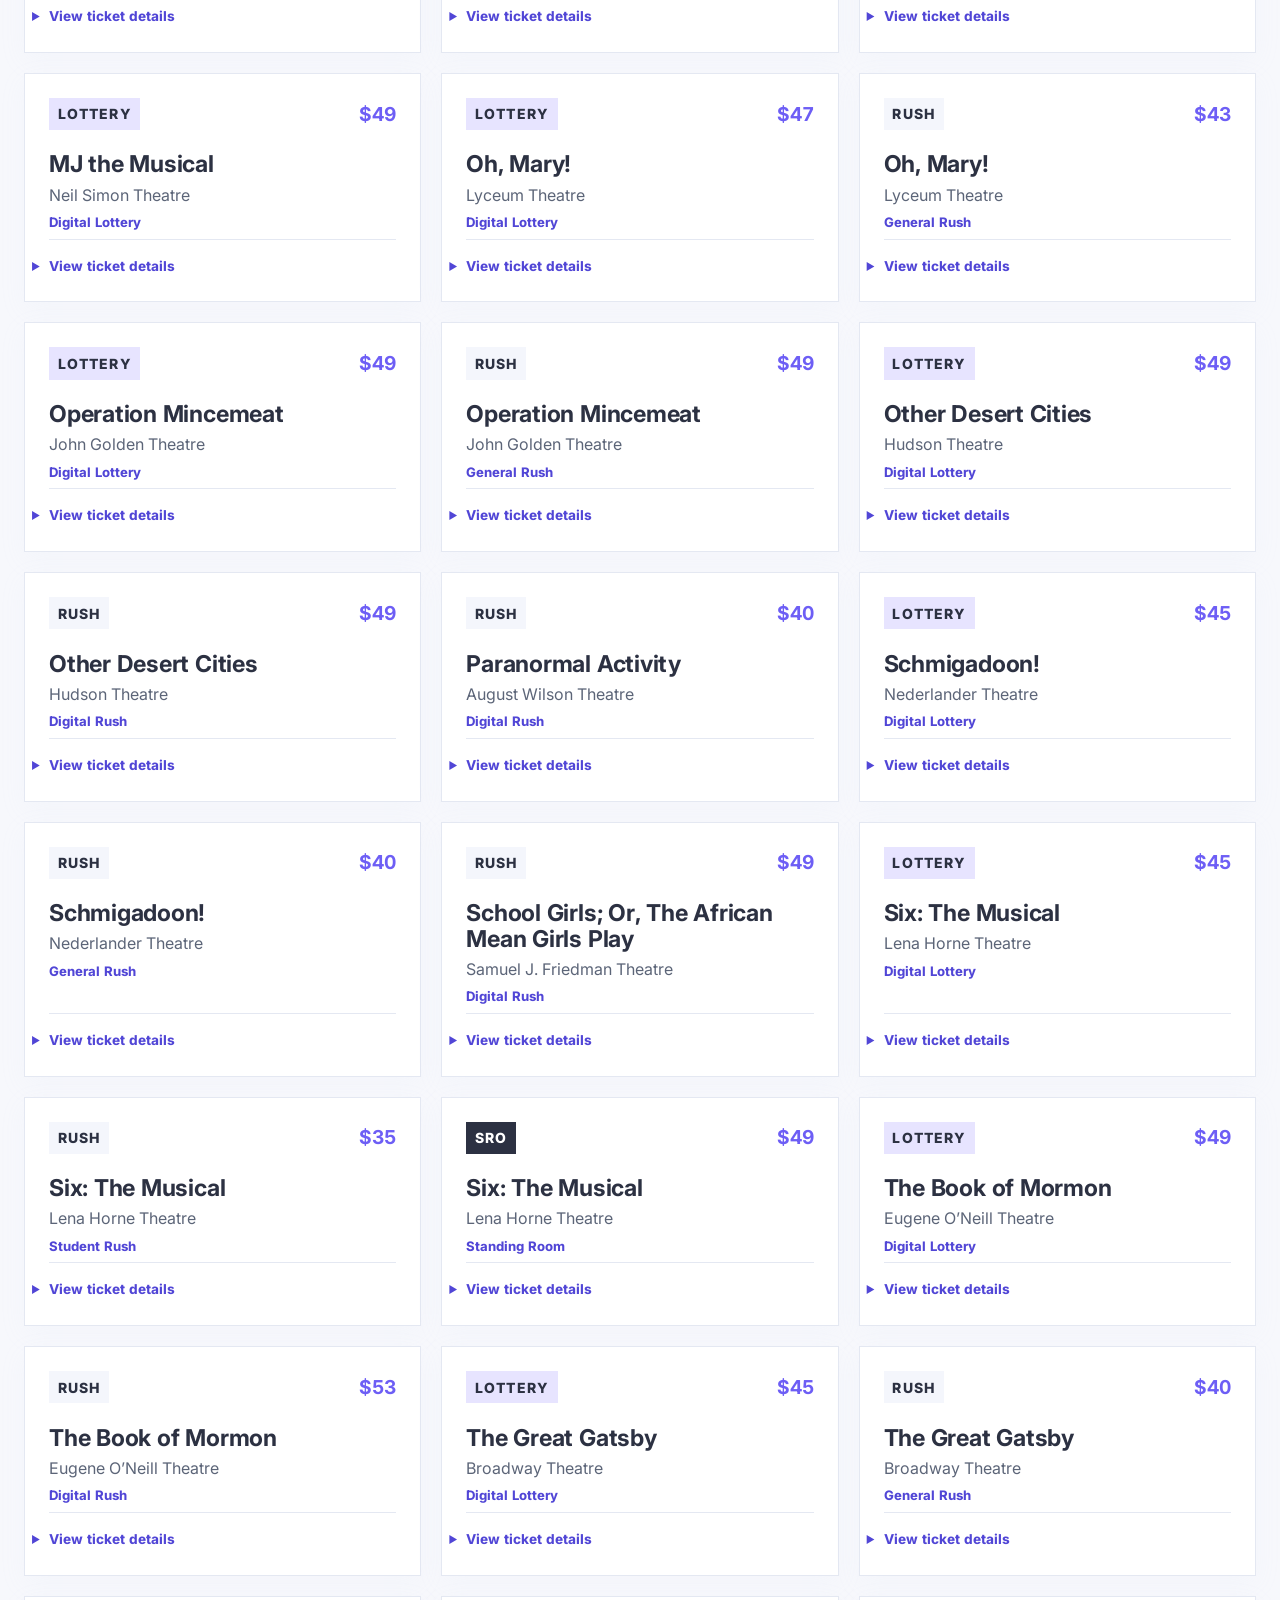
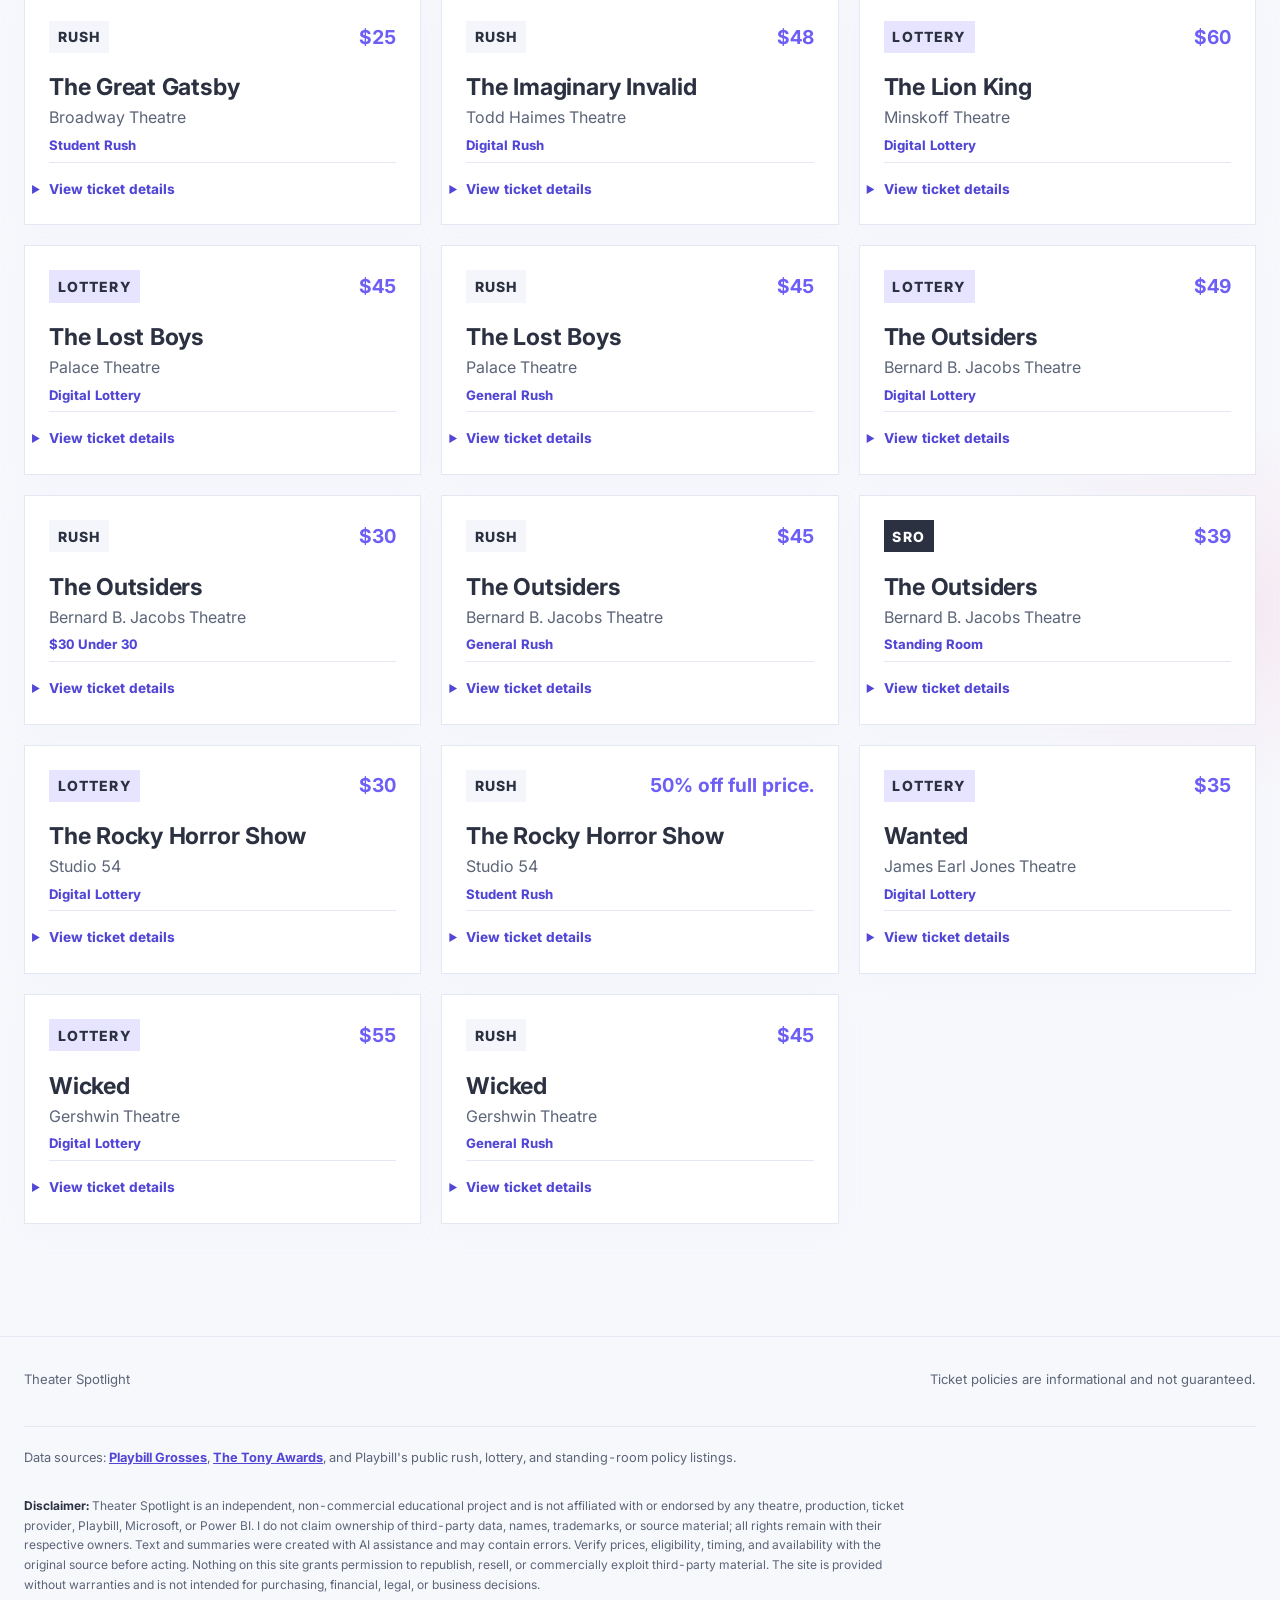
<file: rush.html>
<!doctype html>
<html lang="en">
<head>
  <meta charset="utf-8">
  <meta name="viewport" content="width=device-width, initial-scale=1">
  <meta
    name="description"
    content="Current Broadway rush, digital lottery, and standing-room ticket information."
  >
  <title>Rush, Lottery & SRO | Theater Spotlight</title>
  <link rel="preconnect" href="https://fonts.googleapis.com"><link rel="preconnect" href="https://fonts.gstatic.com" crossorigin><link href="https://fonts.googleapis.com/css2?family=Playfair+Display:wght@600;700;800&family=Inter:wght@400;500;600;700;800&display=swap" rel="stylesheet">
  <link rel="stylesheet" href="styles.css?v=121">
  <script src="rush.js?v=3" defer></script>
  <!-- Google tag (gtag.js) -->
  <script async src="https://www.googletagmanager.com/gtag/js?id=G-47RPC1XZKM"></script>
  <script>
    window.dataLayer = window.dataLayer || [];
    function gtag(){dataLayer.push(arguments);}
    gtag('js', new Date());
    gtag('config', 'G-47RPC1XZKM');
  </script>
  <script>
    (function(c,l,a,r,i,t,y){
      c[a]=c[a]||function(){(c[a].q=c[a].q||[]).push(arguments)};
      t=l.createElement(r);t.async=1;t.src="https://www.clarity.ms/tag/"+i;
      y=l.getElementsByTagName(r)[0];y.parentNode.insertBefore(t,y);
    })(window, document, "clarity", "script", "y83snmaz05");
  </script>
  <script src="nav.js?v=3" defer></script>
  <script src="analytics.js?v=2" defer></script>
</head>
<body class="theme-access">
  <header class="site-header">
    <a class="brand" href="index.html" aria-label="Theater Spotlight home">
      <span class="brand-mark" aria-hidden="true"><i></i><i></i><i></i><i></i></span>
      <span>Theater Spotlight</span>
    </a>
    <nav class="navigation" aria-label="Main navigation">
      <button class="nav-toggle" type="button" aria-expanded="false" aria-controls="nav-menu">
        <span class="nav-toggle-icon" aria-hidden="true"></span>
        <span class="nav-toggle-label">Menu</span>
      </button>
            <ul class="nav-menu" id="nav-menu">
        <li class="nav-group">
          <button class="nav-link nav-trigger" type="button" aria-expanded="false" aria-controls="nav-viz">Explore Broadway</button>
          <ul class="nav-dropdown" id="nav-viz">
            <li><a href="index.html"><strong>Broadway at a Glance</strong><small>Current market snapshot</small></a></li>
            <li><a href="history.html"><strong>Forty Years of Grosses</strong><small>Long-run Broadway performance</small></a></li>
            <li><a href="theatres.html"><strong>Inside the Houses</strong><small>Venue scale, demand, and capacity</small></a></li>
            <li><a href="tony-awards.html"><strong>Tony by the Numbers</strong><small>Winners, nominees, and box office</small></a></li>
          </ul>
        </li>
        <li class="nav-group">
          <button class="nav-link nav-trigger" type="button" aria-expanded="false" aria-controls="nav-study">Behind the Numbers</button>
          <ul class="nav-dropdown" id="nav-study">
            <li><a href="tony-study.html"><strong>The Tony Effect</strong><small>Causal effect of a win</small></a></li>
            <li><a href="models.html"><strong>Forecasts &amp; Closing Risk</strong><small>Model performance, risk, and drift</small></a></li>
          </ul>
        </li>
        <li class="nav-group">
          <button class="nav-link nav-trigger active" type="button" aria-expanded="false" aria-controls="nav-fun">Just for fun</button>
          <ul class="nav-dropdown" id="nav-fun">
            <li><a href="rush.html" aria-current="page"><strong>Rush & lottery</strong><small>Discount tickets by show</small></a></li>
            <li><a href="game.html"><strong>Be More Chill</strong><small>Guess the show from the clues</small></a></li>
            <li><a href="memories.html"><strong>Back to the Future</strong><small>A personal Broadway timeline</small></a></li>
          </ul>
        </li>
      </ul>
      <a class="nav-cta" href="#ticket-directory">Find tickets</a>
    </nav>
  </header>

  <main>
    <section class="hero access-hero">
      <div class="hero-copy">
        <p class="eyebrow">The same-day ticket guide</p>
        <h1>Your ticket to the spotlight.</h1>
        <p class="intro">
          Search current public rush, digital lottery, and standing-room offers for
          Broadway productions, all in one place.
        </p>
        <div class="hero-actions">
          <a class="primary-button" href="#ticket-directory">Find an offer</a>
          <a
            class="text-link"
            href="https://playbill.com/article/broadway-rush-lottery-and-standing-room-only-policies-com-116003"
            target="_blank"
            rel="noopener"
          >
            View source <span aria-hidden="true">→</span>
          </a>
        </div>
      </div>

      <div class="data-art access-art" aria-label="Public ticket offer graphic inspired by Guys and Dolls">
        <div class="art-topline"><span>“Luck Be a Lady Tonight”</span><span>Guys and Dolls</span></div>
        <div class="art-number" id="ticket-total">—</div>
        <div class="art-caption">Listed low-cost ticket offers.</div>
        <div class="capacity-list" aria-hidden="true">
          <div><span>Rush</span><i><b id="ticket-rush-bar" style="--width: 0%"></b></i><strong id="ticket-rush-total">—</strong></div>
          <div><span>Lottery</span><i><b id="ticket-lottery-bar" style="--width: 0%"></b></i><strong id="ticket-lottery-total">—</strong></div>
          <div><span>SRO</span><i><b id="ticket-sro-bar" style="--width: 0%"></b></i><strong id="ticket-sro-total">—</strong></div>
        </div>
        <div class="art-stats"><span>Productions <b id="ticket-show-total">—</b></span><span>Entry <b>Times vary</b></span></div>
      </div>
    </section>

    <section class="directory" id="ticket-directory" aria-labelledby="directory-title">
      <div class="directory-heading">
        <div>
          <p class="section-label">Broadway ticket access</p>
          <h2 id="directory-title">Rush, lottery, and standing room</h2>
        </div>
        <p>
          <span id="ticket-freshness" role="status">Loading guide review date…</span> Prices,
          schedules, and availability can change without notice.
        </p>
      </div>

      <aside class="policy-notice">
        <strong>Check before you go.</strong>
        Confirm the offer on its linked source page before traveling to the theatre.
        Tickets may be partial view, split pairs, or unavailable for a performance.
        All times are New York time; lottery entry often closes before the performance day.
        <details>
          <summary>About this directory and its sources</summary>
          <p id="ticket-source-note">Source coverage will appear when the directory loads.</p>
        </details>
      </aside>

      <div class="directory-controls">
        <label>
          <span>Search by show or theatre</span>
          <input id="ticket-search" type="search" placeholder="Try Hamilton or Gershwin" disabled>
        </label>
        <fieldset class="ticket-type-filter" id="ticket-filters" disabled>
          <legend>Ticket type</legend>
          <div class="filter-tags" id="ticket-category">
            <label>
              <input type="radio" name="ticket-category" value="All" checked>
              <span>All offers</span>
            </label>
            <label>
              <input type="radio" name="ticket-category" value="Rush">
              <span>Rush</span>
            </label>
            <label>
              <input type="radio" name="ticket-category" value="Lottery">
              <span>Lottery</span>
            </label>
            <label>
              <input type="radio" name="ticket-category" value="SRO">
              <span>SRO</span>
            </label>
          </div>
        </fieldset>
      </div>

      <div class="directory-status" aria-live="polite">
        <strong id="ticket-count">Loading offers…</strong>
        <span>Policies sourced from Playbill and linked ticket providers.</span>
      </div>

      <div class="ticket-grid" id="ticket-list"></div>
      <noscript><p>Enable JavaScript to view offers, or follow the Playbill source link above for ticket policies.</p></noscript>
    </section>
  </main>

  <footer>
    <span>Theater Spotlight</span>
    <span>Ticket policies are informational and not guaranteed.</span>
    <p class="source-credit">
      Data sources:
      <a href="https://playbill.com/grosses" target="_blank" rel="noopener">Playbill Grosses</a>,
      <a href="https://www.tonyawards.com" target="_blank" rel="noopener">The Tony Awards</a>,
      and Playbill's public rush, lottery, and standing-room policy listings.
    </p>
    <p class="site-disclaimer">
      <strong>Disclaimer:</strong> Theater Spotlight is an independent, non-commercial
      educational project and is not affiliated with or endorsed by any theatre, production,
      ticket provider, Playbill, Microsoft, or Power BI. I do not claim ownership of
      third-party data, names, trademarks, or source material; all rights remain with their
      respective owners. Text and summaries were created with AI assistance and may contain
      errors. Verify prices, eligibility, timing, and availability with the original source
      before acting. Nothing on this site grants permission to republish, resell, or
      commercially exploit third-party material. The site is provided without warranties and
      is not intended for purchasing, financial, legal, or business decisions.
    </p>
  </footer>
</body>
</html>
</file>
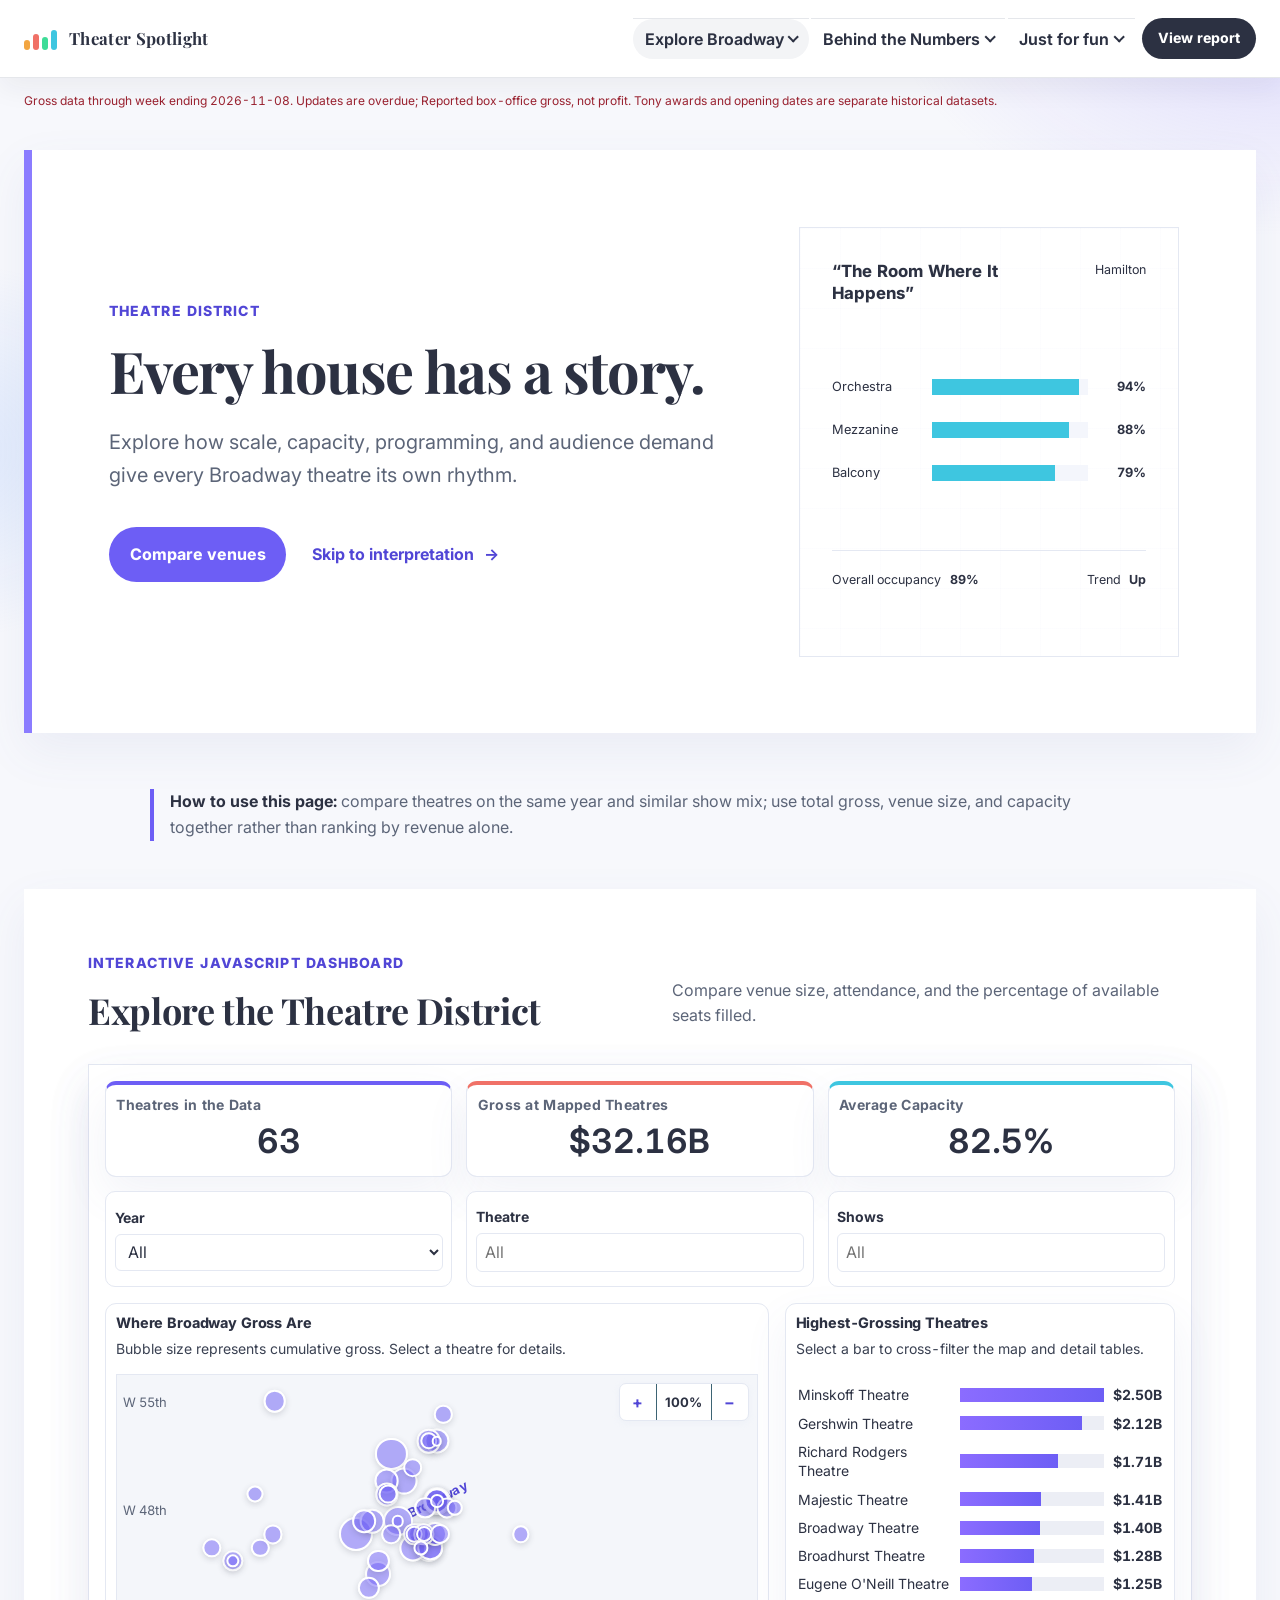
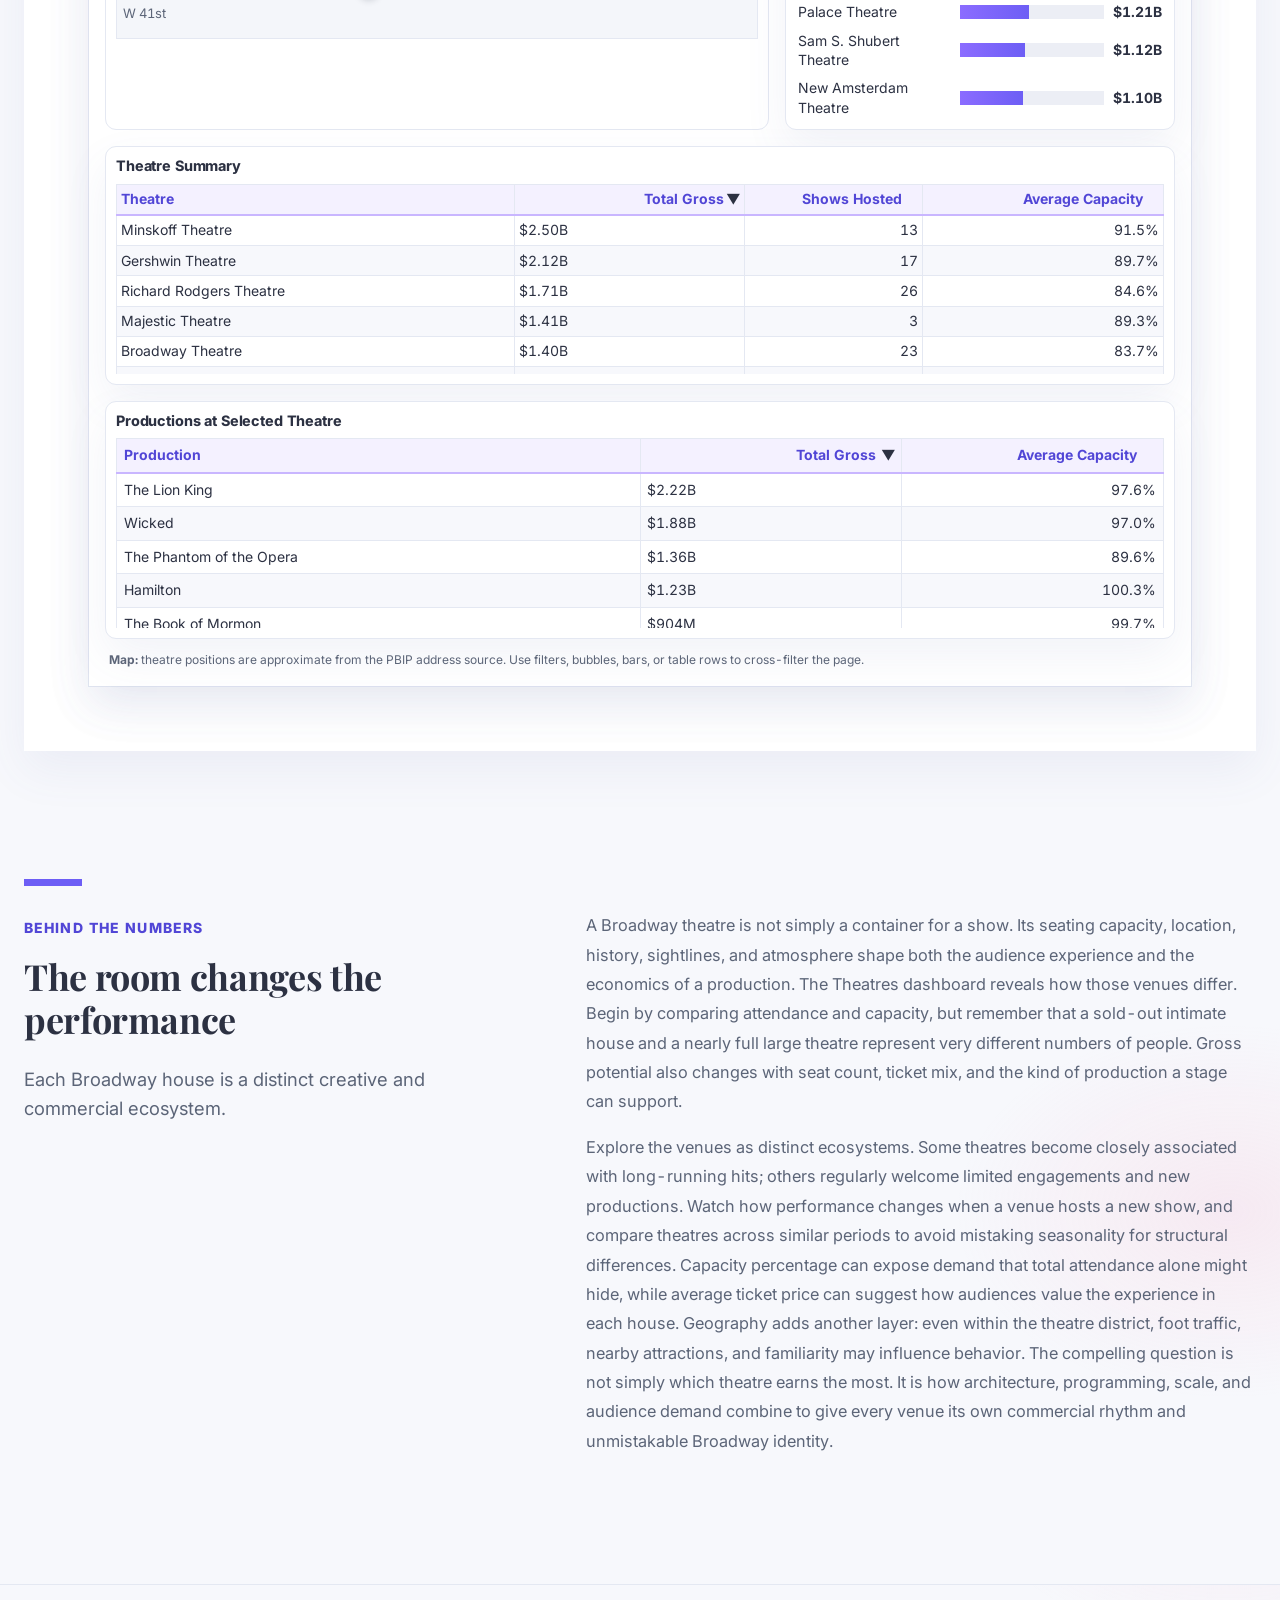
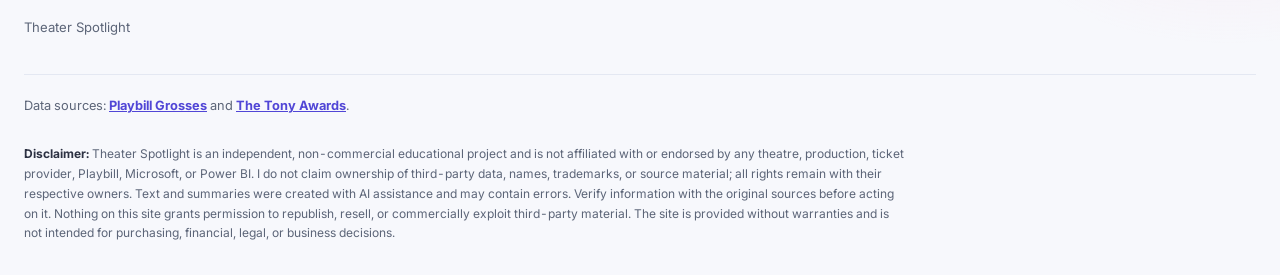
<file: theatres.html>
<!doctype html>
<html lang="en">
<head>
  <meta charset="utf-8">
  <meta name="viewport" content="width=device-width, initial-scale=1">
  <title>Theatre District | Theater Spotlight</title>
  <link rel="preconnect" href="https://fonts.googleapis.com"><link rel="preconnect" href="https://fonts.gstatic.com" crossorigin><link href="https://fonts.googleapis.com/css2?family=Playfair+Display:wght@600;700;800&family=Inter:wght@400;500;600;700;800&display=swap" rel="stylesheet">
  <link rel="stylesheet" href="styles.css?v=197">
  <!-- Google tag (gtag.js) -->
  <script async src="https://www.googletagmanager.com/gtag/js?id=G-47RPC1XZKM"></script>
  <script>
    window.dataLayer = window.dataLayer || [];
    function gtag(){dataLayer.push(arguments);}
    gtag('js', new Date());
    gtag('config', 'G-47RPC1XZKM');
  </script>
  <script>
    (function(c,l,a,r,i,t,y){
      c[a]=c[a]||function(){(c[a].q=c[a].q||[]).push(arguments)};
      t=l.createElement(r);t.async=1;t.src="https://www.clarity.ms/tag/"+i;
      y=l.getElementsByTagName(r)[0];y.parentNode.insertBefore(t,y);
    })(window, document, "clarity", "script", "y83snmaz05");
  </script>
  <script src="nav.js?v=3" defer></script>
  <script src="analytics.js?v=2" defer></script>
</head>
<body class="theme-theatres">
  <header class="site-header">
    <a class="brand" href="index.html" aria-label="Theater Spotlight home">
      <span class="brand-mark" aria-hidden="true"><i></i><i></i><i></i><i></i></span>
      <span>Theater Spotlight</span>
    </a>
    <nav class="navigation" aria-label="Main navigation">
      <button class="nav-toggle" type="button" aria-expanded="false" aria-controls="nav-menu">
        <span class="nav-toggle-icon" aria-hidden="true"></span>
        <span class="nav-toggle-label">Menu</span>
      </button>
            <ul class="nav-menu" id="nav-menu">
        <li class="nav-group">
          <button class="nav-link nav-trigger active" type="button" aria-expanded="false" aria-controls="nav-viz">Explore Broadway</button>
          <ul class="nav-dropdown" id="nav-viz">
            <li><a href="index.html"><strong>Broadway at a Glance</strong><small>Current market snapshot</small></a></li>
            <li><a href="history.html"><strong>Forty Years of Grosses</strong><small>Long-run Broadway performance</small></a></li>
            <li><a href="theatres.html" aria-current="page"><strong>Inside the Houses</strong><small>Venue scale, demand, and capacity</small></a></li>
            <li><a href="tony-awards.html"><strong>Tony by the Numbers</strong><small>Winners, nominees, and box office</small></a></li>
          </ul>
        </li>
        <li class="nav-group">
          <button class="nav-link nav-trigger" type="button" aria-expanded="false" aria-controls="nav-study">Behind the Numbers</button>
          <ul class="nav-dropdown" id="nav-study">
            <li><a href="tony-study.html"><strong>The Tony Effect</strong><small>Causal effect of a win</small></a></li>
            <li><a href="models.html"><strong>Forecasts &amp; Closing Risk</strong><small>Model performance, risk, and drift</small></a></li>
          </ul>
        </li>
        <li class="nav-group">
          <button class="nav-link nav-trigger" type="button" aria-expanded="false" aria-controls="nav-fun">Just for fun</button>
          <ul class="nav-dropdown" id="nav-fun">
            <li><a href="rush.html"><strong>Rush & lottery</strong><small>Discount tickets by show</small></a></li>
            <li><a href="game.html"><strong>Be More Chill</strong><small>Guess the show from the clues</small></a></li>
            <li><a href="memories.html"><strong>Back to the Future</strong><small>A personal Broadway timeline</small></a></li>
          </ul>
        </li>
      </ul>
      <a class="nav-cta" href="#dashboard">View report</a>
    </nav>
  </header>
  <main>
    <section class="hero">
      <div class="hero-copy">
        <p class="eyebrow">Theatre District</p>
        <h1>Every house has a story.</h1>
        <p class="intro">Explore how scale, capacity, programming, and audience demand give every Broadway theatre its own rhythm.</p>
        <div class="hero-actions"><a class="primary-button" href="#dashboard">Compare venues</a><a class="text-link" href="#insights">Skip to interpretation <span aria-hidden="true">→</span></a></div>
      </div>
      <div class="data-art theatre-art" aria-label="Theatre occupancy graphic inspired by Hamilton">
        <div class="art-topline"><span>“The Room Where It Happens”</span><span>Hamilton</span></div>
        <div class="capacity-list" aria-hidden="true">
          <div><span>Orchestra</span><i><b style="--width: 94%"></b></i><strong>94%</strong></div>
          <div><span>Mezzanine</span><i><b style="--width: 88%"></b></i><strong>88%</strong></div>
          <div><span>Balcony</span><i><b style="--width: 79%"></b></i><strong>79%</strong></div>
        </div>
        <div class="art-stats"><span>Overall occupancy <b>89%</b></span><span>Trend <b>Up</b></span></div>
      </div>
    </section>
    <div class="editorial-intro">
      <p><strong>How to use this page:</strong> compare theatres on the same year and similar show mix; use total gross, venue size, and capacity together rather than ranking by revenue alone.</p>
    </div>
    <section class="report-section" id="dashboard" aria-labelledby="report-title">
      <div class="section-heading">
        <div><p class="section-label">Interactive JavaScript dashboard</p><h2 id="report-title">Explore the Theatre District</h2></div>
        <p>Compare venue size, attendance, and the percentage of available seats filled.</p>
      </div>
      <div class="report-frame javascript-dashboard-frame">
        <div class="javascript-dashboard page-dashboard theatres-dashboard">
          <div class="theatre-top-grid">
            <article class="pbi-card pbi-blue"><h3>Theatres in the Data</h3><strong id="theatre-count"></strong></article>
            <article class="pbi-card pbi-red"><h3>Gross at Mapped Theatres</h3><strong id="theatre-total-gross"></strong></article>
            <article class="pbi-card pbi-purple"><h3>Average Capacity</h3><strong id="theatre-capacity"></strong></article>
            <label class="pbi-filter"><span>Year</span><select id="theatre-year"><option value="">All</option></select></label>
            <label class="pbi-filter"><span>Theatre</span><input id="theatre-name" type="search" list="theatre-names" placeholder="All"><datalist id="theatre-names"></datalist></label>
            <label class="pbi-filter"><span>Shows</span><input id="theatre-show" type="search" list="theatre-shows" placeholder="All"><datalist id="theatre-shows"></datalist></label>
          </div>

          <div class="theatre-main-grid">
            <article class="impact-panel map-panel">
              <h3>Where Broadway Gross Are</h3>
              <p>Bubble size represents cumulative gross. Select a theatre for details.</p>
              <div class="theatre-map" id="theatre-map" aria-label="Approximate map of Broadway theatres">
                <div class="theatre-map-layer" id="theatre-map-layer">
                  <span class="map-avenue">Broadway</span><span class="map-street street-1">W 55th</span><span class="map-street street-2">W 48th</span><span class="map-street street-3">W 41st</span>
                </div>
                <div class="map-zoom-controls" aria-label="Map zoom controls">
                  <button id="map-zoom-in" type="button" aria-label="Zoom in">+</button>
                  <output id="map-zoom-status" aria-live="polite">100%</output>
                  <button id="map-zoom-out" type="button" aria-label="Zoom out" disabled>&minus;</button>
                </div>
              </div>
            </article>
            <article class="impact-panel chart-panel">
              <h3>Highest-Grossing Theatres</h3>
              <p>Select a bar to cross-filter the map and detail tables.</p>
              <div class="dashboard-bars" id="theatre-bars"></div>
            </article>
          </div>

          <div class="theatre-table-grid">
            <article class="impact-panel detail-panel">
              <h3>Theatre Summary</h3>
              <div class="impact-table-wrap"><table class="theatre-summary-table"><thead><tr>
                <th scope="col" data-theatre-sort-header="summary:theatre" aria-sort="none"><button type="button" class="table-sort-button" data-theatre-sort-table="summary" data-theatre-sort="theatre">Theatre <span aria-hidden="true"></span></button></th>
                <th scope="col" data-theatre-sort-header="summary:gross" aria-sort="descending"><button type="button" class="table-sort-button" data-theatre-sort-table="summary" data-theatre-sort="gross">Total Gross <span aria-hidden="true">&#9660;</span></button></th>
                <th scope="col" data-theatre-sort-header="summary:shows" aria-sort="none"><button type="button" class="table-sort-button" data-theatre-sort-table="summary" data-theatre-sort="shows">Shows Hosted <span aria-hidden="true"></span></button></th>
                <th scope="col" data-theatre-sort-header="summary:capacity" aria-sort="none"><button type="button" class="table-sort-button" data-theatre-sort-table="summary" data-theatre-sort="capacity">Average Capacity <span aria-hidden="true"></span></button></th>
              </tr></thead><tbody id="theatre-summary-body"></tbody></table></div>
            </article>
            <article class="impact-panel detail-panel">
              <h3>Productions at Selected Theatre</h3>
              <div class="impact-table-wrap"><table class="theatre-production-table"><thead><tr>
                <th scope="col" data-theatre-sort-header="productions:show" aria-sort="none"><button type="button" class="table-sort-button" data-theatre-sort-table="productions" data-theatre-sort="show">Production <span aria-hidden="true"></span></button></th>
                <th scope="col" data-theatre-sort-header="productions:gross" aria-sort="descending"><button type="button" class="table-sort-button" data-theatre-sort-table="productions" data-theatre-sort="gross">Total Gross <span aria-hidden="true">&#9660;</span></button></th>
                <th scope="col" data-theatre-sort-header="productions:capacity" aria-sort="none"><button type="button" class="table-sort-button" data-theatre-sort-table="productions" data-theatre-sort="capacity">Average Capacity <span aria-hidden="true"></span></button></th>
              </tr></thead><tbody id="theatre-production-body"></tbody></table></div>
            </article>
          </div>
          <p class="dashboard-note"><strong>Map:</strong> theatre positions are approximate from the PBIP address source. Use filters, bubbles, bars, or table rows to cross-filter the page.</p>
        </div>
      </div>
    </section>
    <article class="story" id="insights" aria-labelledby="theatres-story-title">
      <div class="story-heading">
        <p class="section-label">Behind the numbers</p>
        <h2 id="theatres-story-title">The room changes the performance</h2>
        <p class="story-lead">Each Broadway house is a distinct creative and commercial ecosystem.</p>
      </div>
      <div class="story-copy"><p>
        A Broadway theatre is not simply a container for a show. Its seating capacity, location,
        history, sightlines, and atmosphere shape both the audience experience and the economics
        of a production. The Theatres dashboard reveals how those venues differ. Begin by
        comparing attendance and capacity, but remember that a sold-out intimate house and a
        nearly full large theatre represent very different numbers of people. Gross potential
        also changes with seat count, ticket mix, and the kind of production a stage can support.
      </p>
      <p>
        Explore the venues as distinct ecosystems. Some theatres become closely associated with
        long-running hits; others regularly welcome limited engagements and new productions.
        Watch how performance changes when a venue hosts a new show, and compare theatres across
        similar periods to avoid mistaking seasonality for structural differences. Capacity
        percentage can expose demand that total attendance alone might hide, while average
        ticket price can suggest how audiences value the experience in each house. Geography
        adds another layer: even within the theatre district, foot traffic, nearby attractions,
        and familiarity may influence behavior. The compelling question is not simply which
        theatre earns the most. It is how architecture, programming, scale, and audience demand
        combine to give every venue its own commercial rhythm and unmistakable Broadway identity.
      </p></div>
    </article>
  </main>
  <footer>
    <span>Theater Spotlight</span>
    <p class="source-credit">
      Data sources:
      <a href="https://playbill.com/grosses" target="_blank" rel="noopener">Playbill Grosses</a>
      and
      <a href="https://www.tonyawards.com" target="_blank" rel="noopener">The Tony Awards</a>.
    </p>
    <p class="site-disclaimer">
      <strong>Disclaimer:</strong> Theater Spotlight is an independent, non-commercial
      educational project and is not affiliated with or endorsed by any theatre, production,
      ticket provider, Playbill, Microsoft, or Power BI. I do not claim ownership of
      third-party data, names, trademarks, or source material; all rights remain with their
      respective owners. Text and summaries were created with AI assistance and may contain
      errors. Verify information with the original sources before acting on it. Nothing on
      this site grants permission to republish, resell, or commercially exploit third-party
      material. The site is provided without warranties and is not intended for purchasing,
      financial, legal, or business decisions.
    </p>
  </footer>
  <script src="dashboard-utils.js?v=4"></script>
  <script src="broadway-data.js"></script>
  <script src="theatres-dashboard.js?v=3"></script>
</body>
</html>
</file>
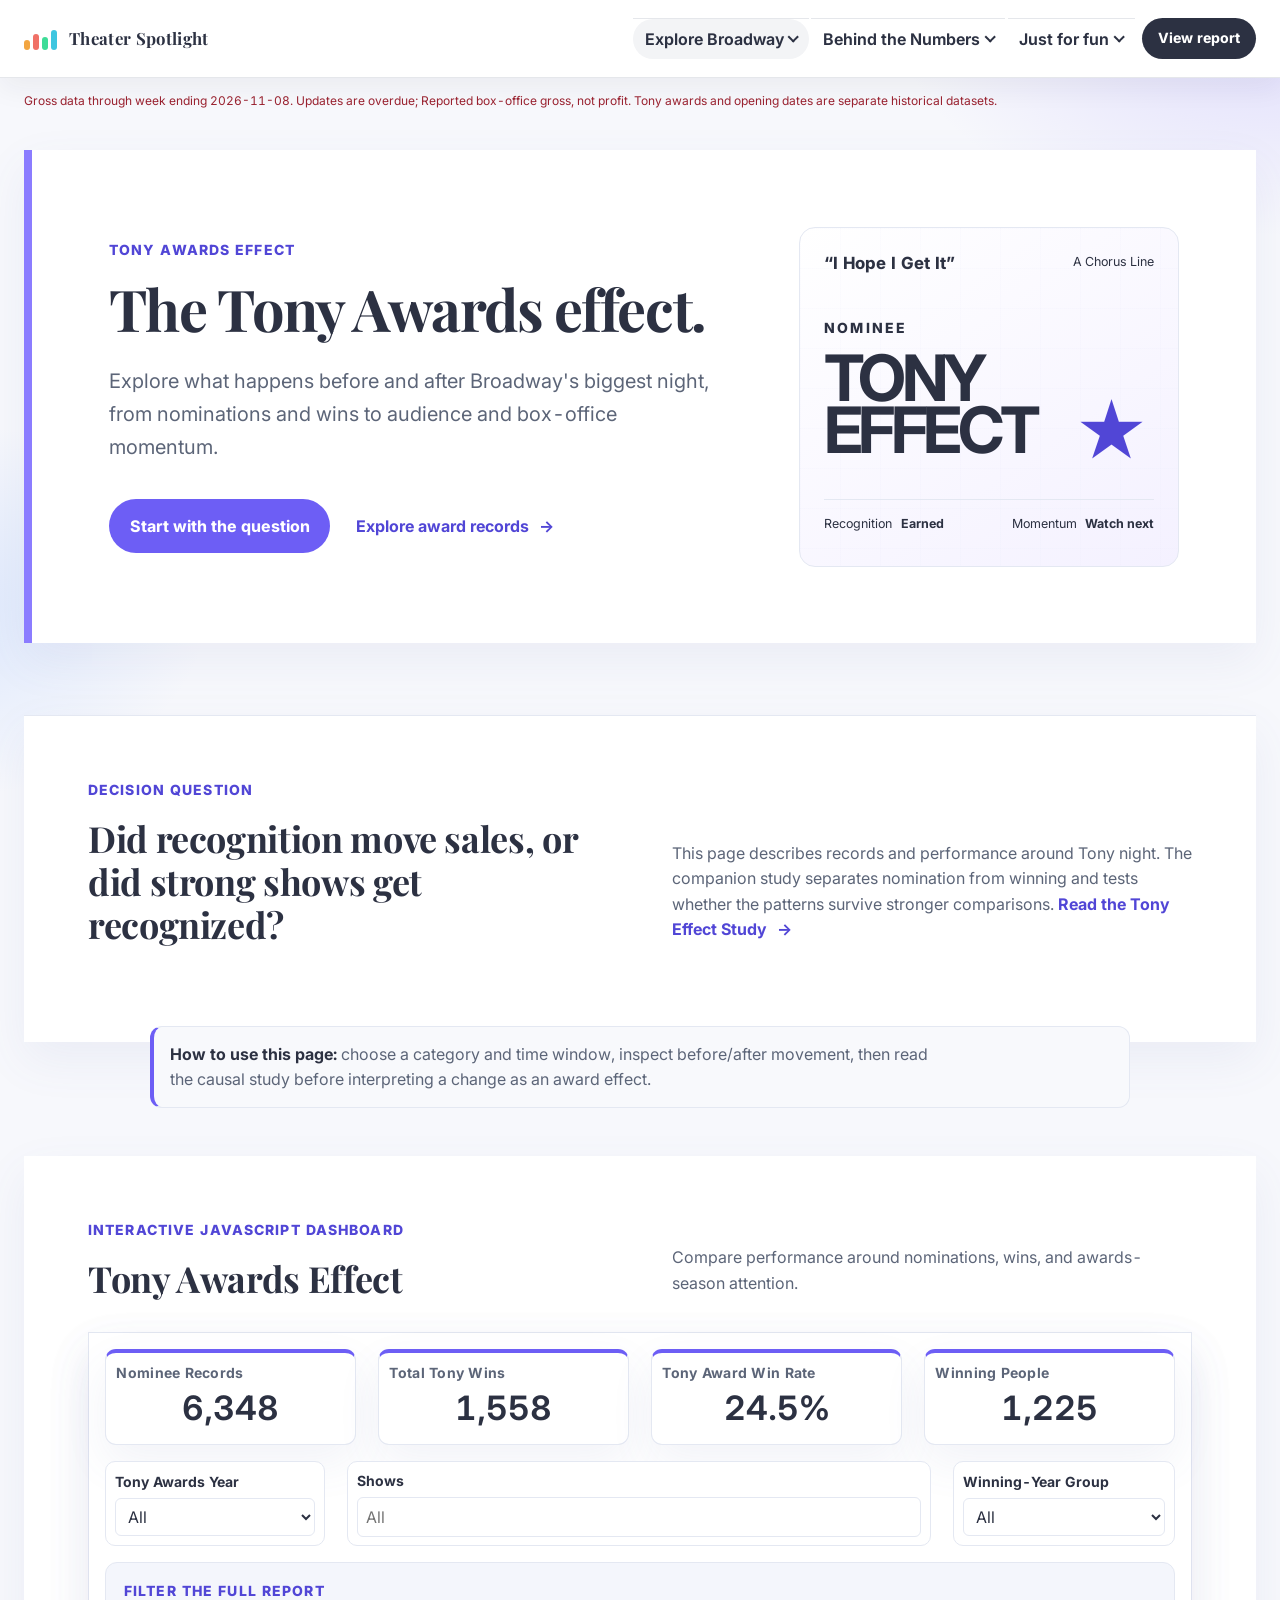
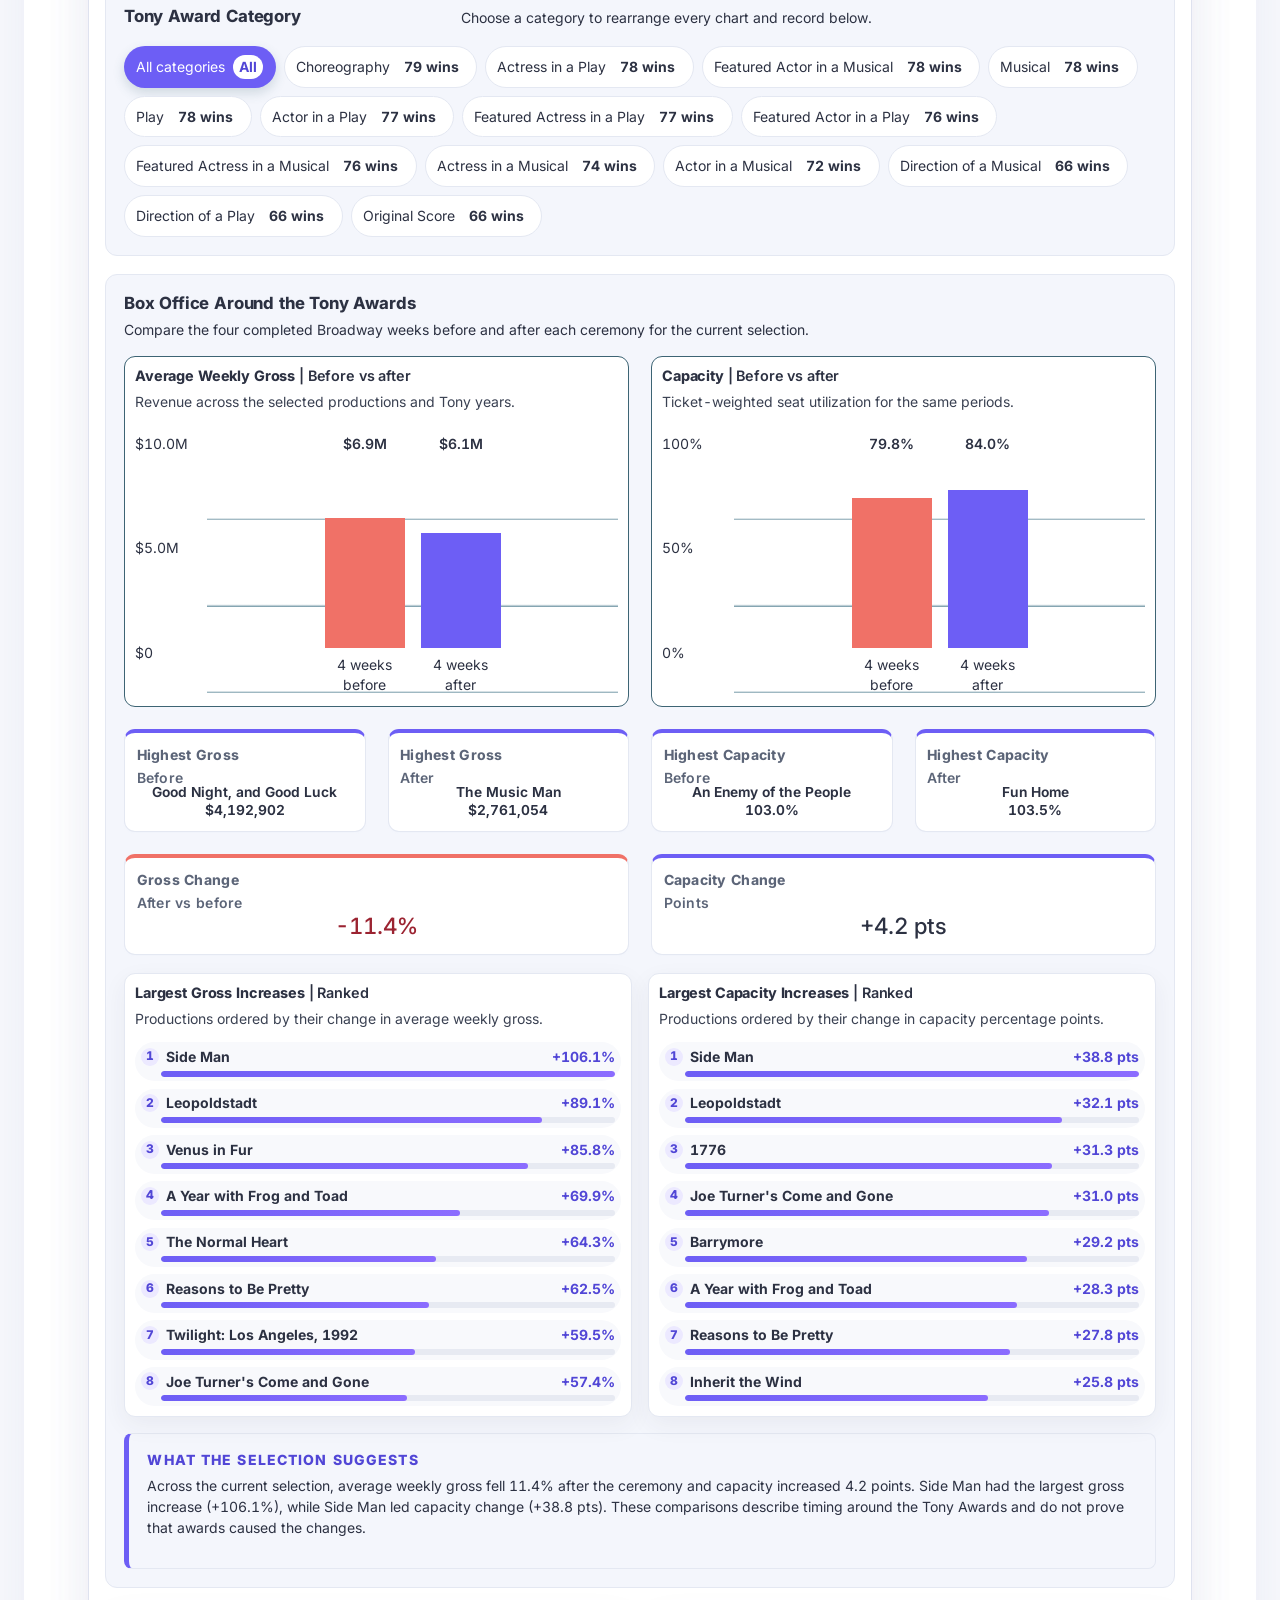
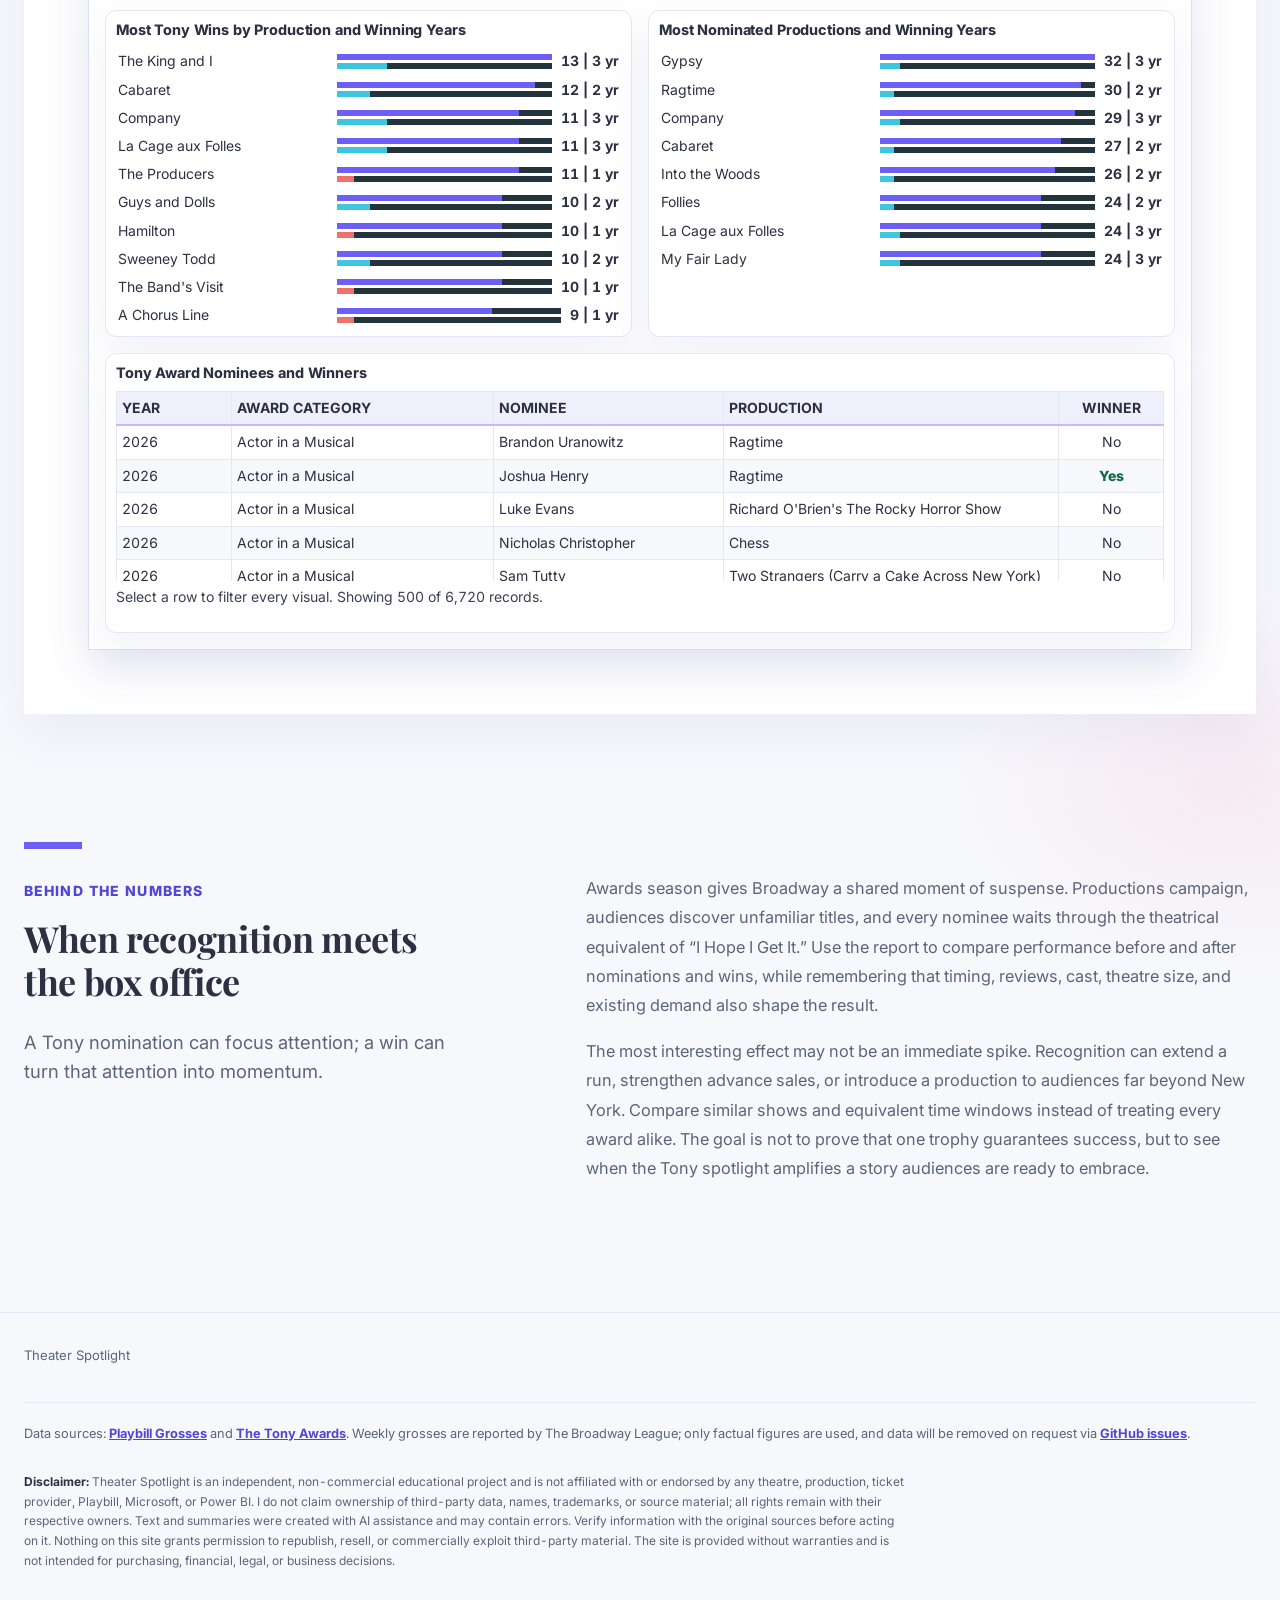
<file: tony-awards.html>
<!doctype html>
<html lang="en">
<head>
  <meta charset="utf-8">
  <meta name="viewport" content="width=device-width, initial-scale=1">
  <meta name="description" content="Explore the relationship between Tony Awards recognition and Broadway performance.">
  <title>Tony Awards Effect | Theater Spotlight</title>
  <link rel="preconnect" href="https://fonts.googleapis.com"><link rel="preconnect" href="https://fonts.gstatic.com" crossorigin><link href="https://fonts.googleapis.com/css2?family=Playfair+Display:wght@600;700;800&family=Inter:wght@400;500;600;700;800&display=swap" rel="stylesheet">
  <link rel="stylesheet" href="styles.css?v=160">
  <!-- Google tag (gtag.js) -->
  <script async src="https://www.googletagmanager.com/gtag/js?id=G-47RPC1XZKM"></script>
  <script>
    window.dataLayer = window.dataLayer || [];
    function gtag(){dataLayer.push(arguments);}
    gtag('js', new Date());
    gtag('config', 'G-47RPC1XZKM');
  </script>
  <script>
    (function(c,l,a,r,i,t,y){
      c[a]=c[a]||function(){(c[a].q=c[a].q||[]).push(arguments)};
      t=l.createElement(r);t.async=1;t.src="https://www.clarity.ms/tag/"+i;
      y=l.getElementsByTagName(r)[0];y.parentNode.insertBefore(t,y);
    })(window, document, "clarity", "script", "y83snmaz05");
  </script>
  <script src="nav.js?v=3" defer></script>
  <script src="analytics.js?v=2" defer></script>
</head>
<body class="theme-tony">
  <header class="site-header">
    <a class="brand" href="index.html" aria-label="Theater Spotlight home">
      <span class="brand-mark" aria-hidden="true"><i></i><i></i><i></i><i></i></span>
      <span>Theater Spotlight</span>
    </a>
    <nav class="navigation" aria-label="Main navigation">
      <button class="nav-toggle" type="button" aria-expanded="false" aria-controls="nav-menu">
        <span class="nav-toggle-icon" aria-hidden="true"></span>
        <span class="nav-toggle-label">Menu</span>
      </button>
            <ul class="nav-menu" id="nav-menu">
        <li class="nav-group">
          <button class="nav-link nav-trigger active" type="button" aria-expanded="false" aria-controls="nav-viz">Explore Broadway</button>
          <ul class="nav-dropdown" id="nav-viz">
            <li><a href="index.html"><strong>Broadway at a Glance</strong><small>Current market snapshot</small></a></li>
            <li><a href="history.html"><strong>Forty Years of Grosses</strong><small>Long-run Broadway performance</small></a></li>
            <li><a href="theatres.html"><strong>Inside the Houses</strong><small>Venue scale, demand, and capacity</small></a></li>
            <li><a href="tony-awards.html" aria-current="page"><strong>Tony by the Numbers</strong><small>Winners, nominees, and box office</small></a></li>
          </ul>
        </li>
        <li class="nav-group">
          <button class="nav-link nav-trigger" type="button" aria-expanded="false" aria-controls="nav-study">Behind the Numbers</button>
          <ul class="nav-dropdown" id="nav-study">
            <li><a href="tony-study.html"><strong>The Tony Effect</strong><small>Causal effect of a win</small></a></li>
            <li><a href="models.html"><strong>Forecasts &amp; Closing Risk</strong><small>Model performance, risk, and drift</small></a></li>
          </ul>
        </li>
        <li class="nav-group">
          <button class="nav-link nav-trigger" type="button" aria-expanded="false" aria-controls="nav-fun">Just for fun</button>
          <ul class="nav-dropdown" id="nav-fun">
            <li><a href="rush.html"><strong>Rush & lottery</strong><small>Discount tickets by show</small></a></li>
            <li><a href="game.html"><strong>Be More Chill</strong><small>Guess the show from the clues</small></a></li>
            <li><a href="memories.html"><strong>Back to the Future</strong><small>A personal Broadway timeline</small></a></li>
          </ul>
        </li>
      </ul>
      <a class="nav-cta" href="#dashboard">View report</a>
    </nav>
  </header>

  <main>
    <section class="hero">
      <div class="hero-copy">
        <p class="eyebrow">Tony Awards Effect</p>
        <h1>The Tony Awards effect.</h1>
        <p class="intro">
          Explore what happens before and after Broadway's biggest night, from
          nominations and wins to audience and box-office momentum.
        </p>
        <div class="hero-actions">
          <a class="primary-button" href="#study-callout-title">Start with the question</a>
          <a class="text-link" href="#dashboard">Explore award records <span aria-hidden="true">→</span></a>
        </div>
      </div>

      <div class="data-art tony-art" aria-label="Tony Awards recognition graphic inspired by A Chorus Line">
        <div class="art-topline"><span>“I Hope I Get It”</span><span>A Chorus Line</span></div>
        <div class="nomination-art" aria-hidden="true">
          <span>Nominee</span>
          <strong>TONY<br>EFFECT</strong>
          <i>★</i>
        </div>
        <div class="art-stats"><span>Recognition <b>Earned</b></span><span>Momentum <b>Watch next</b></span></div>
      </div>
    </section>

    <section class="report-section ml-callout" aria-labelledby="study-callout-title">
      <div class="section-heading">
        <div>
          <p class="section-label">Decision question</p>
          <h2 id="study-callout-title">Did recognition move sales, or did strong shows get recognized?</h2>
        </div>
        <p>
          This page describes records and performance around Tony night. The companion study
          separates nomination from winning and tests whether the patterns survive stronger comparisons.
          <a class="text-link" href="tony-study.html">Read the Tony Effect Study <span aria-hidden="true">→</span></a>
        </p>
      </div>
    </section>

    <div class="editorial-intro">
      <p><strong>How to use this page:</strong> choose a category and time window, inspect before/after movement, then read the causal study before interpreting a change as an award effect.</p>
    </div>

    <section class="report-section" id="dashboard" aria-labelledby="report-title">
      <div class="section-heading">
        <div>
          <p class="section-label">Interactive JavaScript dashboard</p>
          <h2 id="report-title">Tony Awards Effect</h2>
        </div>
        <p>Compare performance around nominations, wins, and awards-season attention.</p>
      </div>
      <div class="report-frame javascript-dashboard-frame">
        <div class="javascript-dashboard page-dashboard tony-dashboard">
          <div class="pbi-card-grid tony-card-grid">
            <article class="pbi-card pbi-blue"><h3>Nominee Records</h3><strong id="tony-nominees"></strong></article>
            <article class="pbi-card pbi-red"><h3>Total Tony Wins</h3><strong id="tony-total-wins"></strong></article>
            <article class="pbi-card pbi-purple"><h3>Tony Award Win Rate</h3><strong id="tony-win-rate"></strong></article>
            <article class="pbi-card pbi-teal"><h3>Winning People</h3><strong id="tony-winning-people"></strong></article>
          </div>

          <div class="pbi-filter-row tony-filter-row">
            <label class="pbi-filter"><span>Tony Awards Year</span><select id="tony-year"><option value="">All</option></select></label>
            <input id="tony-category" type="hidden">
            <label class="pbi-filter"><span>Shows</span><input id="tony-show" type="search" list="tony-shows" placeholder="All"><datalist id="tony-shows"></datalist></label>
            <label class="pbi-filter"><span>Winning-Year Group</span><select id="tony-year-group"><option value="">All</option><option>1 winning year</option><option>More than 1 winning year</option></select></label>
          </div>

          <section class="tony-category-filter-panel" aria-labelledby="tony-category-filter-title">
            <div>
              <p class="eyebrow">Filter the full report</p>
              <h3 id="tony-category-filter-title">Tony Award Category</h3>
            </div>
            <p>Choose a category to rearrange every chart and record below.</p>
            <div class="tony-category-tags" id="tony-category-bars"></div>
          </section>

          <section class="tony-impact-section" aria-labelledby="tony-impact-title">
            <div class="tony-impact-heading">
              <h3 id="tony-impact-title">Box Office Around the Tony Awards</h3>
              <p>Compare the four completed Broadway weeks before and after each ceremony for the current selection.</p>
            </div>

            <div class="tony-impact-comparisons">
              <article class="impact-panel comparison-panel gross-comparison">
                <h3>Average Weekly Gross <span>| Before vs after</span></h3>
                <p>Revenue across the selected productions and Tony years.</p>
                <div class="comparison-chart" id="tony-impact-gross-comparison"></div>
              </article>
              <article class="impact-panel comparison-panel capacity-comparison">
                <h3>Capacity <span>| Before vs after</span></h3>
                <p>Ticket-weighted seat utilization for the same periods.</p>
                <div class="comparison-chart" id="tony-impact-capacity-comparison"></div>
              </article>
            </div>

            <div class="impact-highlights tony-impact-highlights">
              <article class="impact-card blue"><h3>Highest Gross <span>Before</span></h3><strong id="tony-highest-gross-before"></strong></article>
              <article class="impact-card red"><h3>Highest Gross <span>After</span></h3><strong id="tony-highest-gross-after"></strong></article>
              <article class="impact-card purple"><h3>Highest Capacity <span>Before</span></h3><strong id="tony-highest-capacity-before"></strong></article>
              <article class="impact-card teal"><h3>Highest Capacity <span>After</span></h3><strong id="tony-highest-capacity-after"></strong></article>
            </div>

            <div class="impact-kpis tony-impact-kpis">
              <article class="orange"><h3>Gross Change <span>After vs before</span></h3><strong id="tony-gross-change"></strong></article>
              <article class="magenta"><h3>Capacity Change <span>Points</span></h3><strong id="tony-capacity-change"></strong></article>
            </div>

            <div class="tony-change-grid">
              <article class="impact-panel tony-change-panel">
                <h3>Largest Gross Increases <span>| Ranked</span></h3>
                <p>Productions ordered by their change in average weekly gross.</p>
                <div class="tony-change-ranking" id="tony-gross-change-ranking"></div>
              </article>
              <article class="impact-panel tony-change-panel">
                <h3>Largest Capacity Increases <span>| Ranked</span></h3>
                <p>Productions ordered by their change in capacity percentage points.</p>
                <div class="tony-change-ranking" id="tony-capacity-change-ranking"></div>
              </article>
            </div>

            <article class="tony-trend-summary">
              <p class="eyebrow">What the selection suggests</p>
              <p id="tony-trend-summary"></p>
            </article>
          </section>

          <div class="tony-chart-grid">
            <article class="impact-panel chart-panel tony-production-chart-wide"><h3>Most Tony Wins by Production and Winning Years</h3><div class="dashboard-bars dual-bars" id="tony-production-bars"></div></article>
            <article class="impact-panel chart-panel"><h3>Most Nominated Productions and Winning Years</h3><div class="dashboard-bars dual-bars" id="tony-nomination-bars"></div></article>
          </div>

          <div class="tony-bottom-grid">
            <article class="impact-panel detail-panel">
              <h3>Tony Award Nominees and Winners</h3>
              <div class="impact-table-wrap tony-table-wrap"><table class="tony-records-table"><thead><tr><th>Year</th><th>Award Category</th><th>Nominee</th><th>Production</th><th>Winner</th></tr></thead><tbody id="tony-table-body"></tbody></table></div>
              <p class="table-filter-hint" id="tony-table-status" aria-live="polite">Select a row to filter every visual.</p>
            </article>
          </div>
        </div>
      </div>
    </section>

    <article class="story" id="insights" aria-labelledby="tony-story-title">
      <div class="story-heading">
        <p class="section-label">Behind the numbers</p>
        <h2 id="tony-story-title">When recognition meets the box office</h2>
        <p class="story-lead">
          A Tony nomination can focus attention; a win can turn that attention into momentum.
        </p>
      </div>
      <div class="story-copy">
        <p>
          Awards season gives Broadway a shared moment of suspense. Productions campaign,
          audiences discover unfamiliar titles, and every nominee waits through the theatrical
          equivalent of “I Hope I Get It.” Use the report to compare performance before and
          after nominations and wins, while remembering that timing, reviews, cast, theatre
          size, and existing demand also shape the result.
        </p>
        <p>
          The most interesting effect may not be an immediate spike. Recognition can extend a
          run, strengthen advance sales, or introduce a production to audiences far beyond New
          York. Compare similar shows and equivalent time windows instead of treating every
          award alike. The goal is not to prove that one trophy guarantees success, but to see
          when the Tony spotlight amplifies a story audiences are ready to embrace.
        </p>
      </div>
    </article>
  </main>

  <footer>
    <span>Theater Spotlight</span>
    <p class="source-credit">
      Data sources:
      <a href="https://playbill.com/grosses" target="_blank" rel="noopener">Playbill Grosses</a>
      and
      <a href="https://www.tonyawards.com" target="_blank" rel="noopener">The Tony Awards</a>.
      Weekly grosses are reported by The Broadway League; only factual figures are used, and
      data will be removed on request via
      <a href="https://github.com/ytp026/ts/issues" target="_blank" rel="noopener">GitHub issues</a>.
    </p>
    <p class="site-disclaimer">
      <strong>Disclaimer:</strong> Theater Spotlight is an independent, non-commercial
      educational project and is not affiliated with or endorsed by any theatre, production,
      ticket provider, Playbill, Microsoft, or Power BI. I do not claim ownership of
      third-party data, names, trademarks, or source material; all rights remain with their
      respective owners. Text and summaries were created with AI assistance and may contain
      errors. Verify information with the original sources before acting on it. Nothing on
      this site grants permission to republish, resell, or commercially exploit third-party
      material. The site is provided without warranties and is not intended for purchasing,
      financial, legal, or business decisions.
    </p>
  </footer>
  <script src="dashboard-utils.js?v=4"></script>
  <script src="broadway-data.js"></script>
  <script src="tony-dashboard.js?v=6"></script>
</body>
</html>
</file>
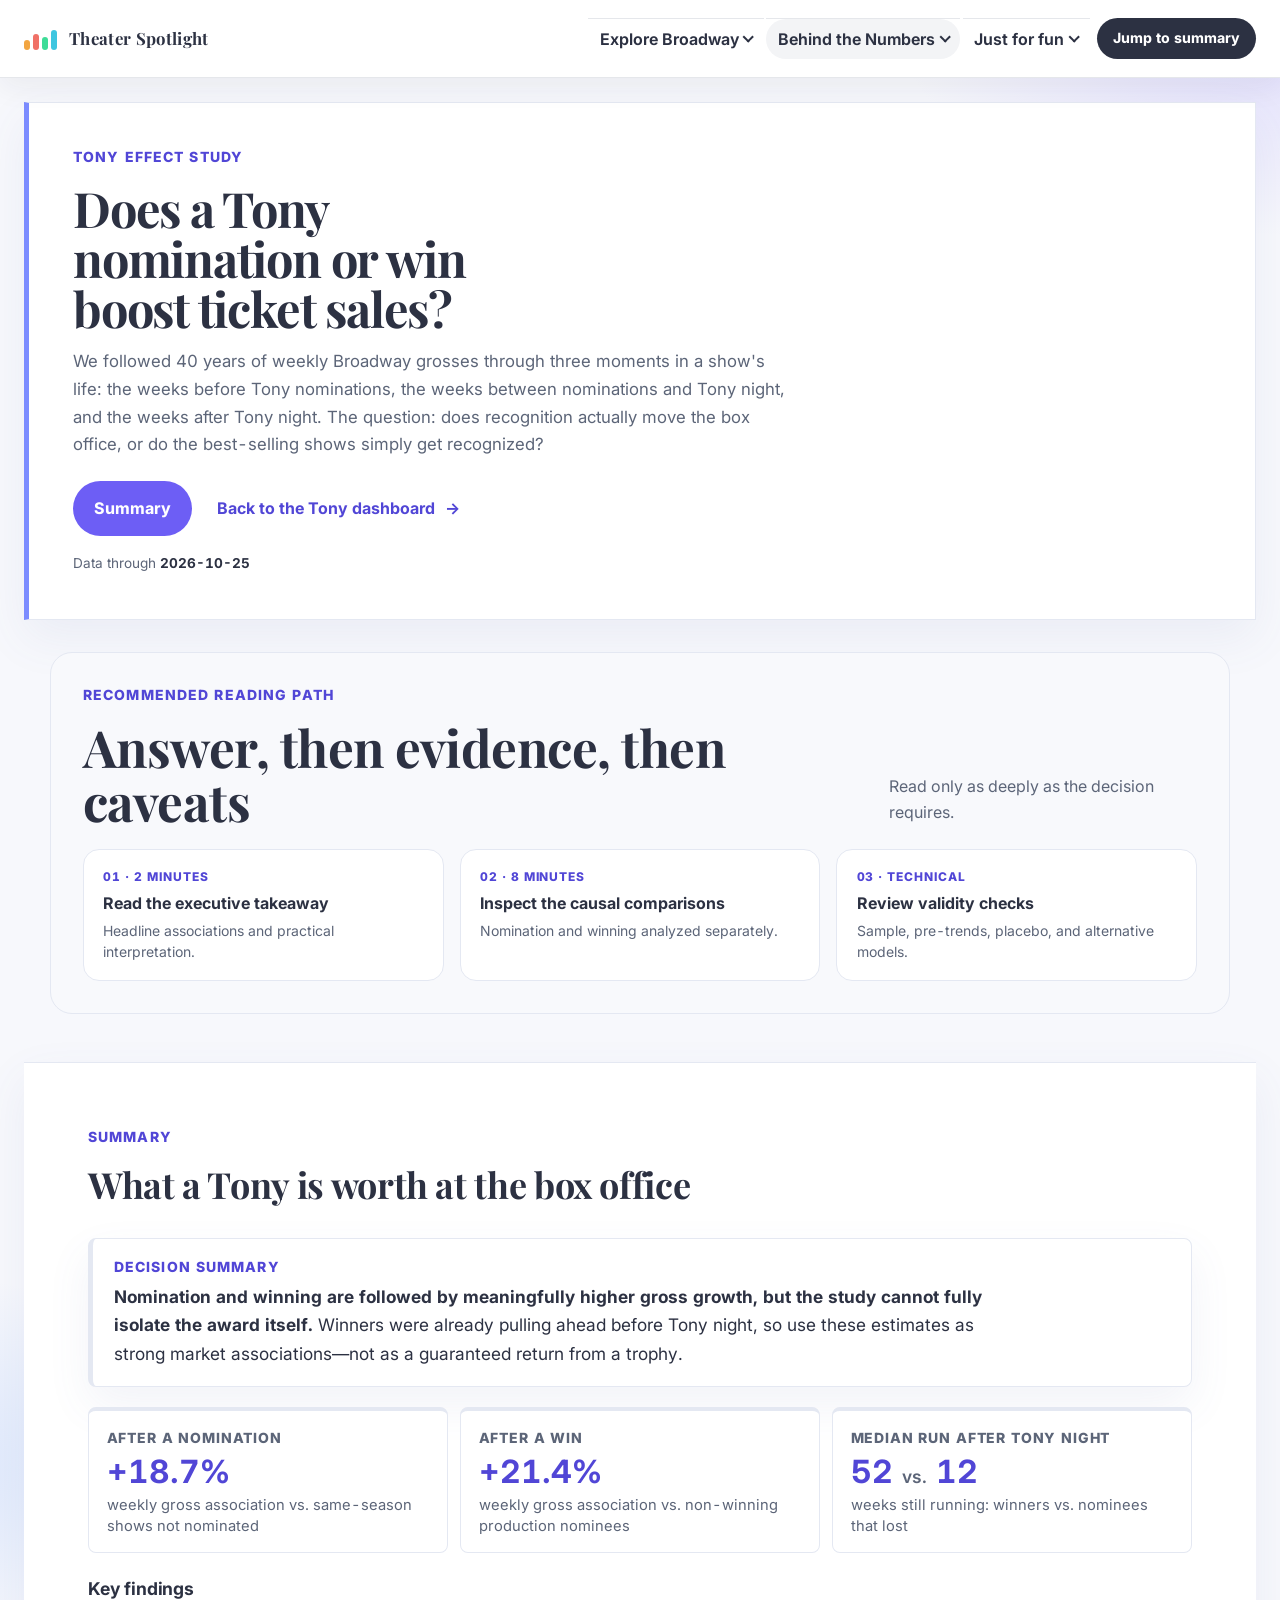
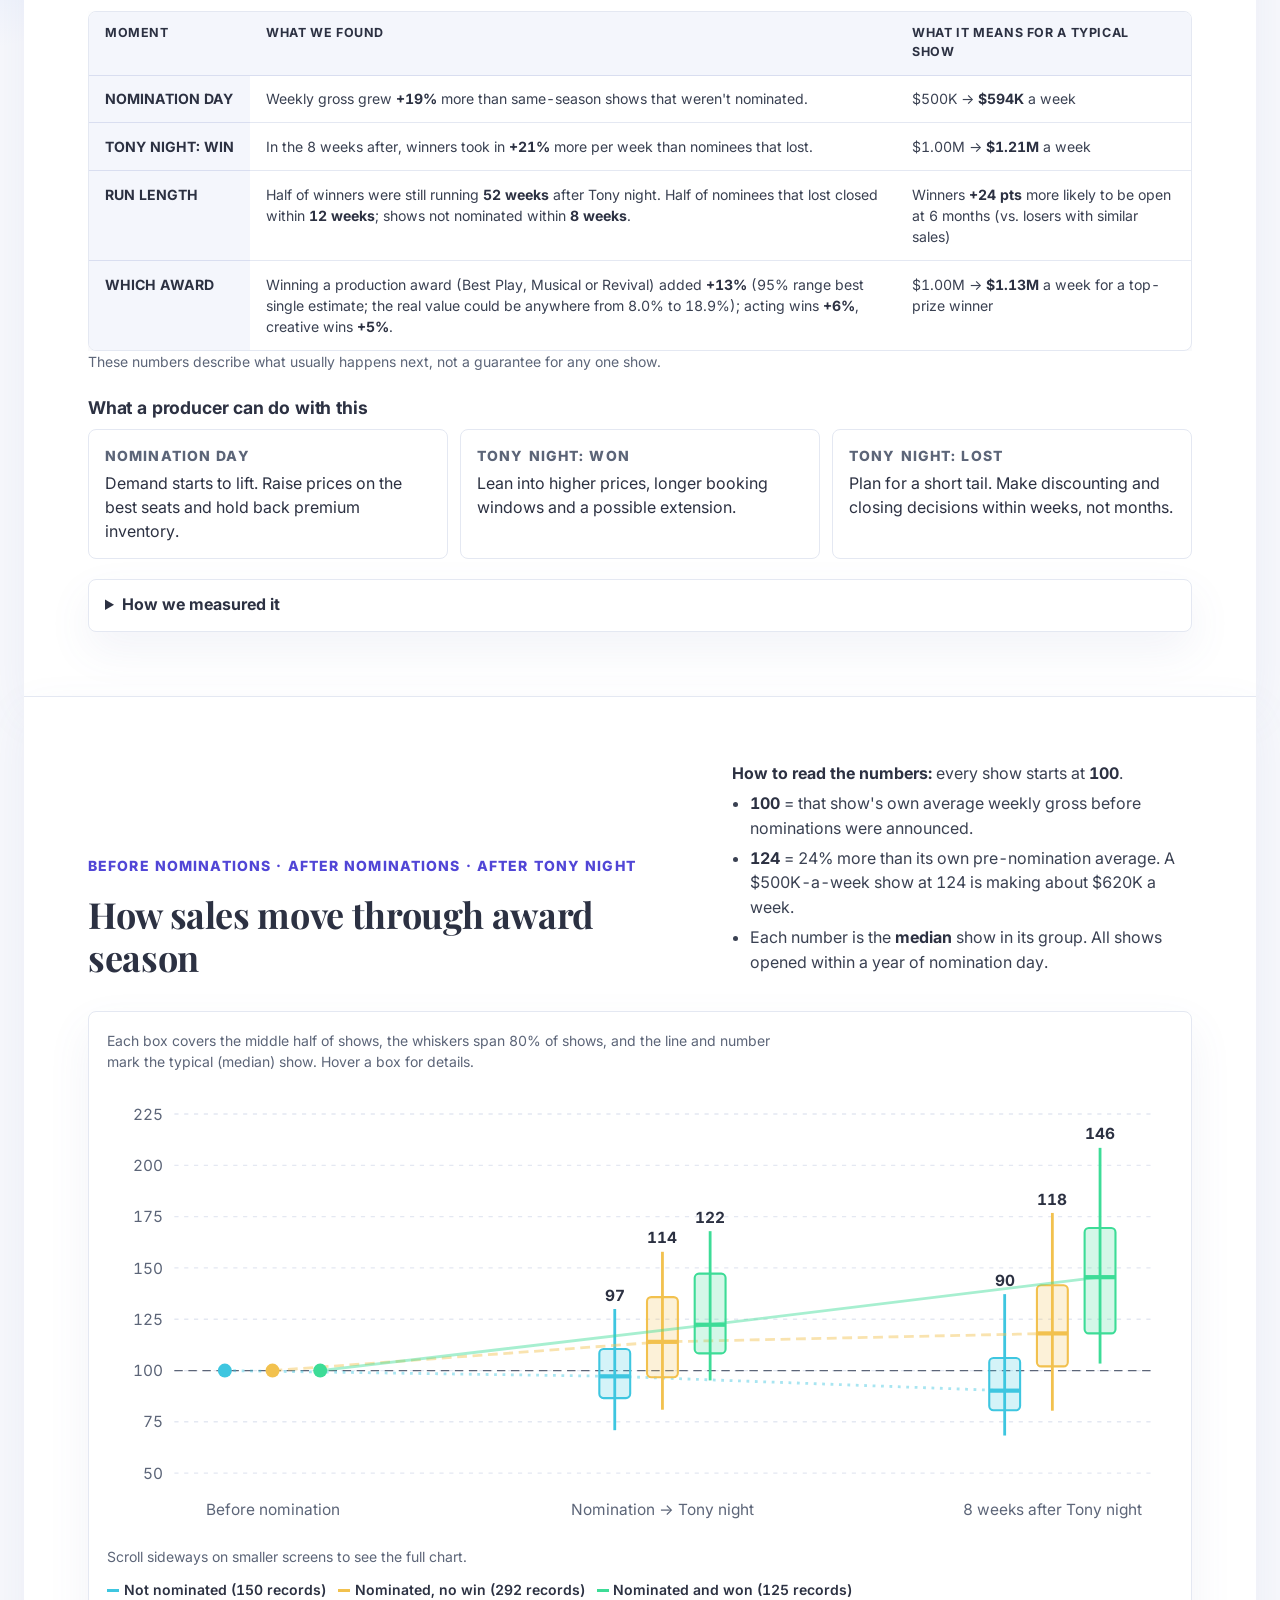
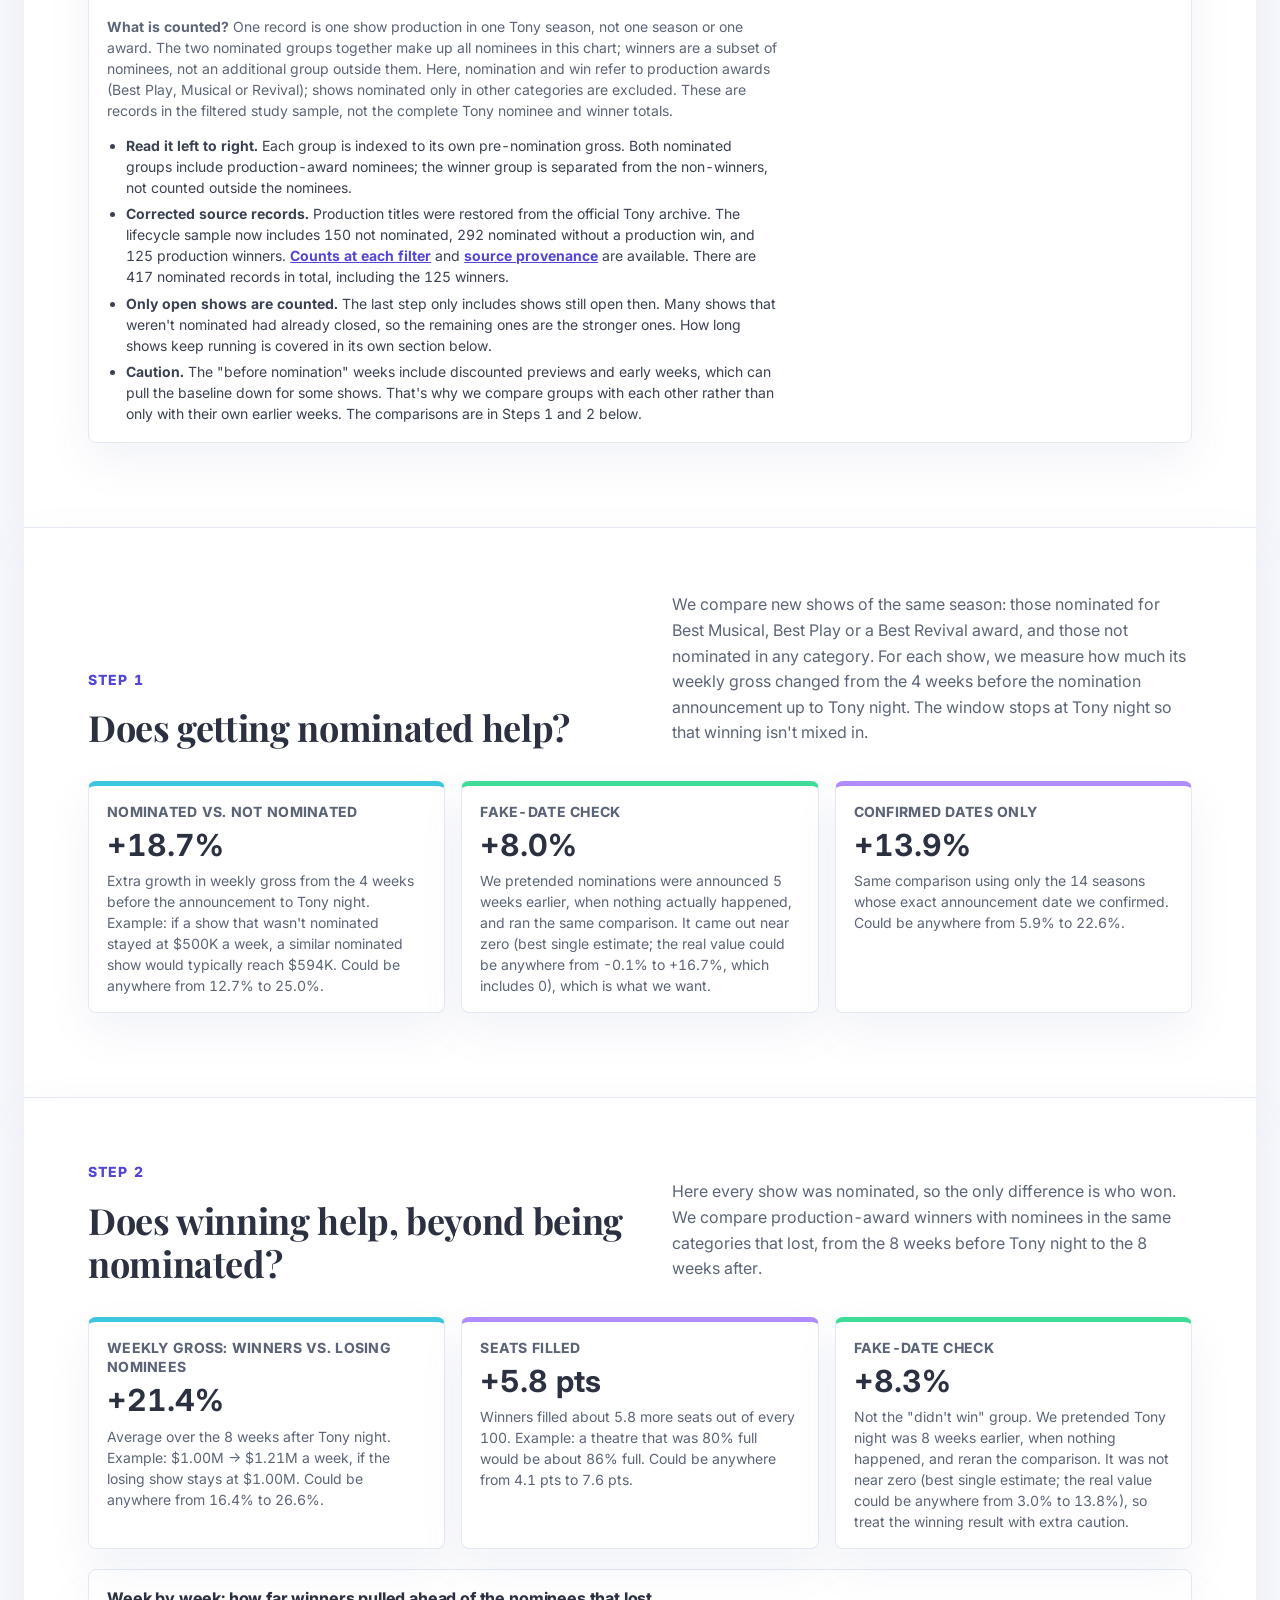
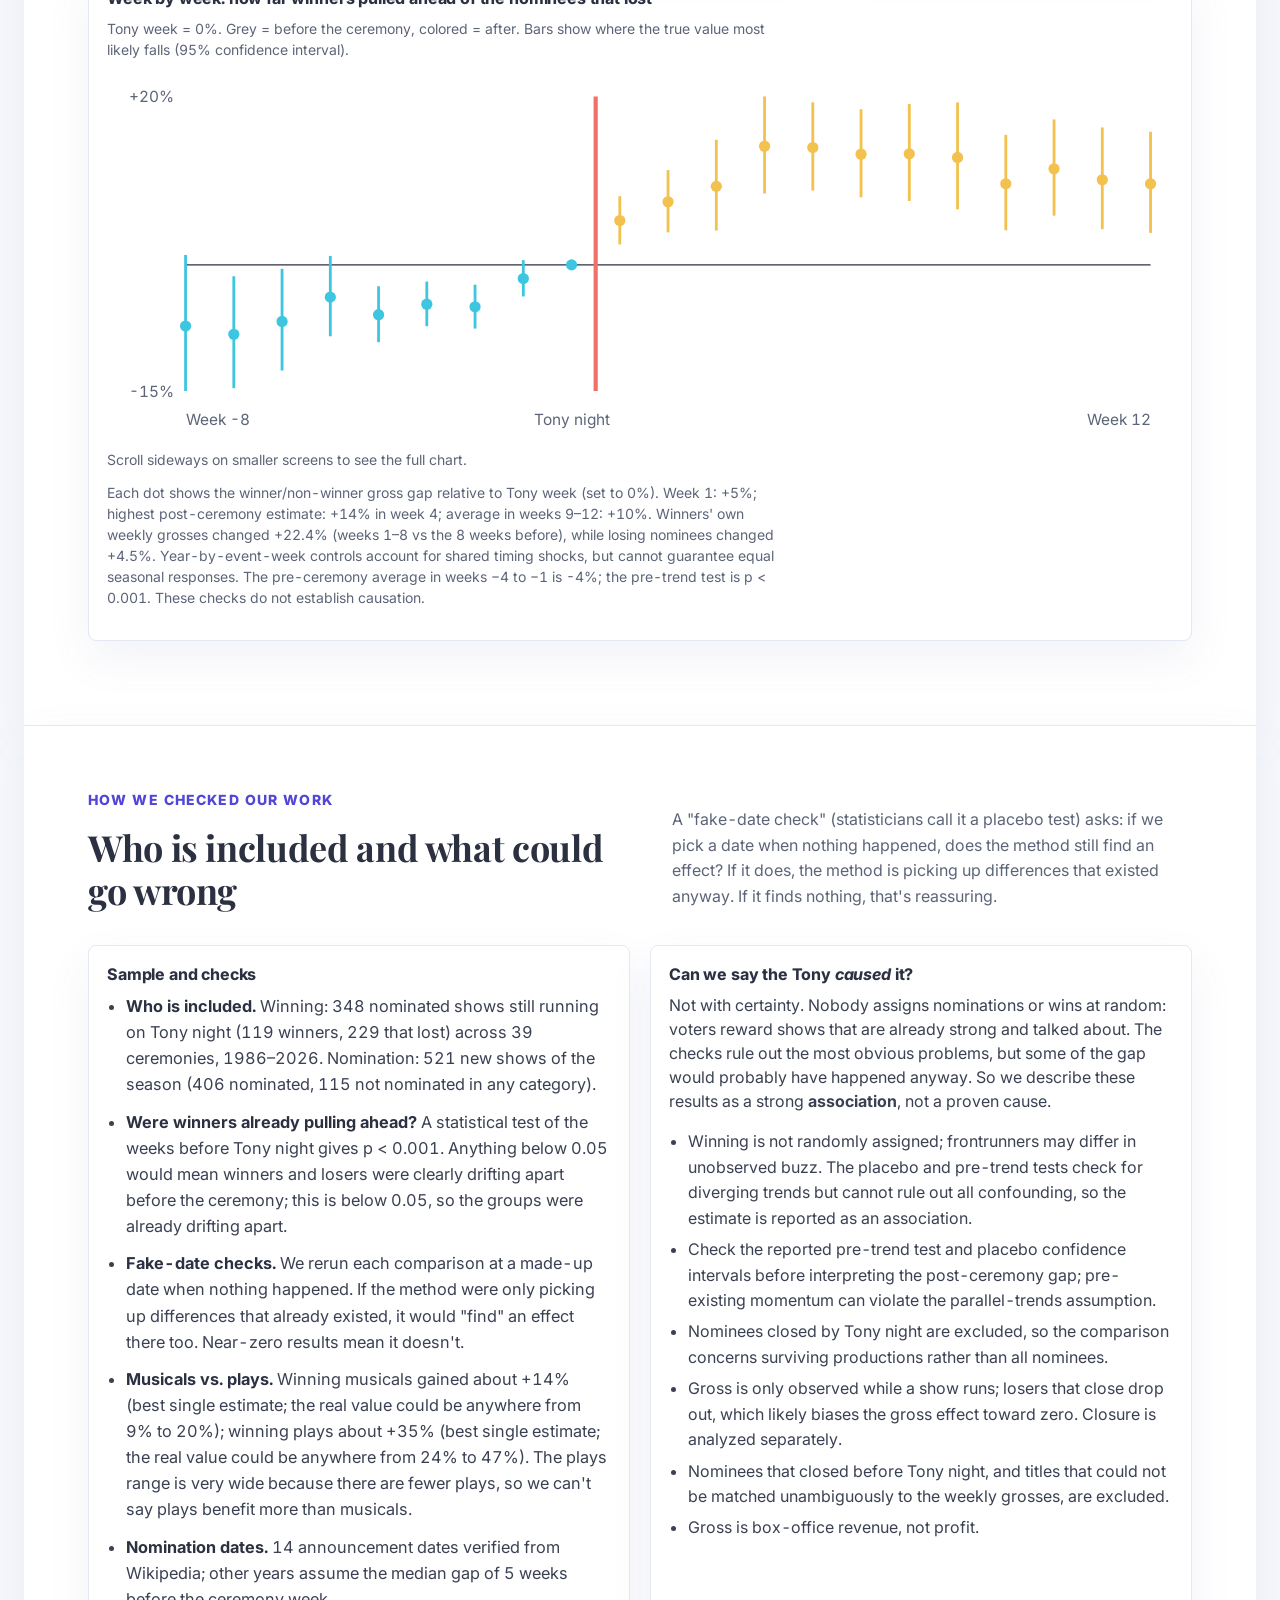
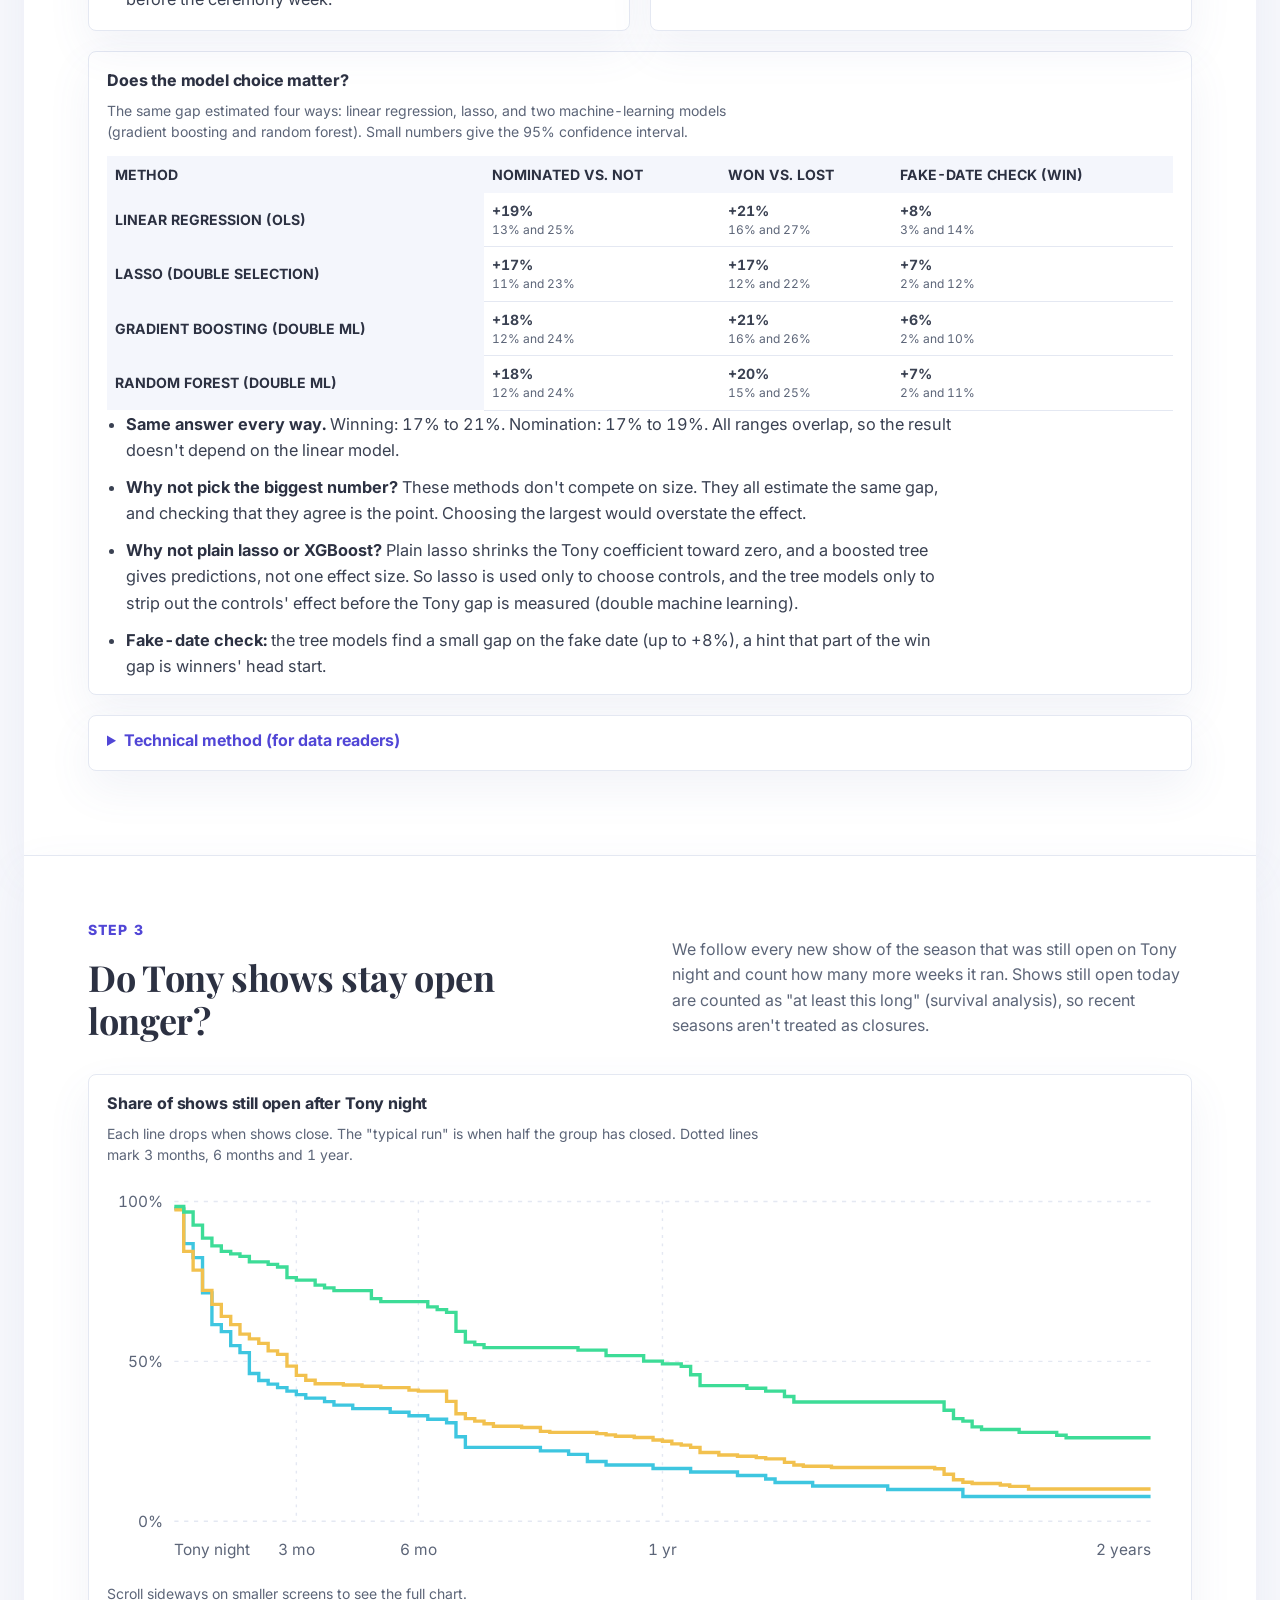
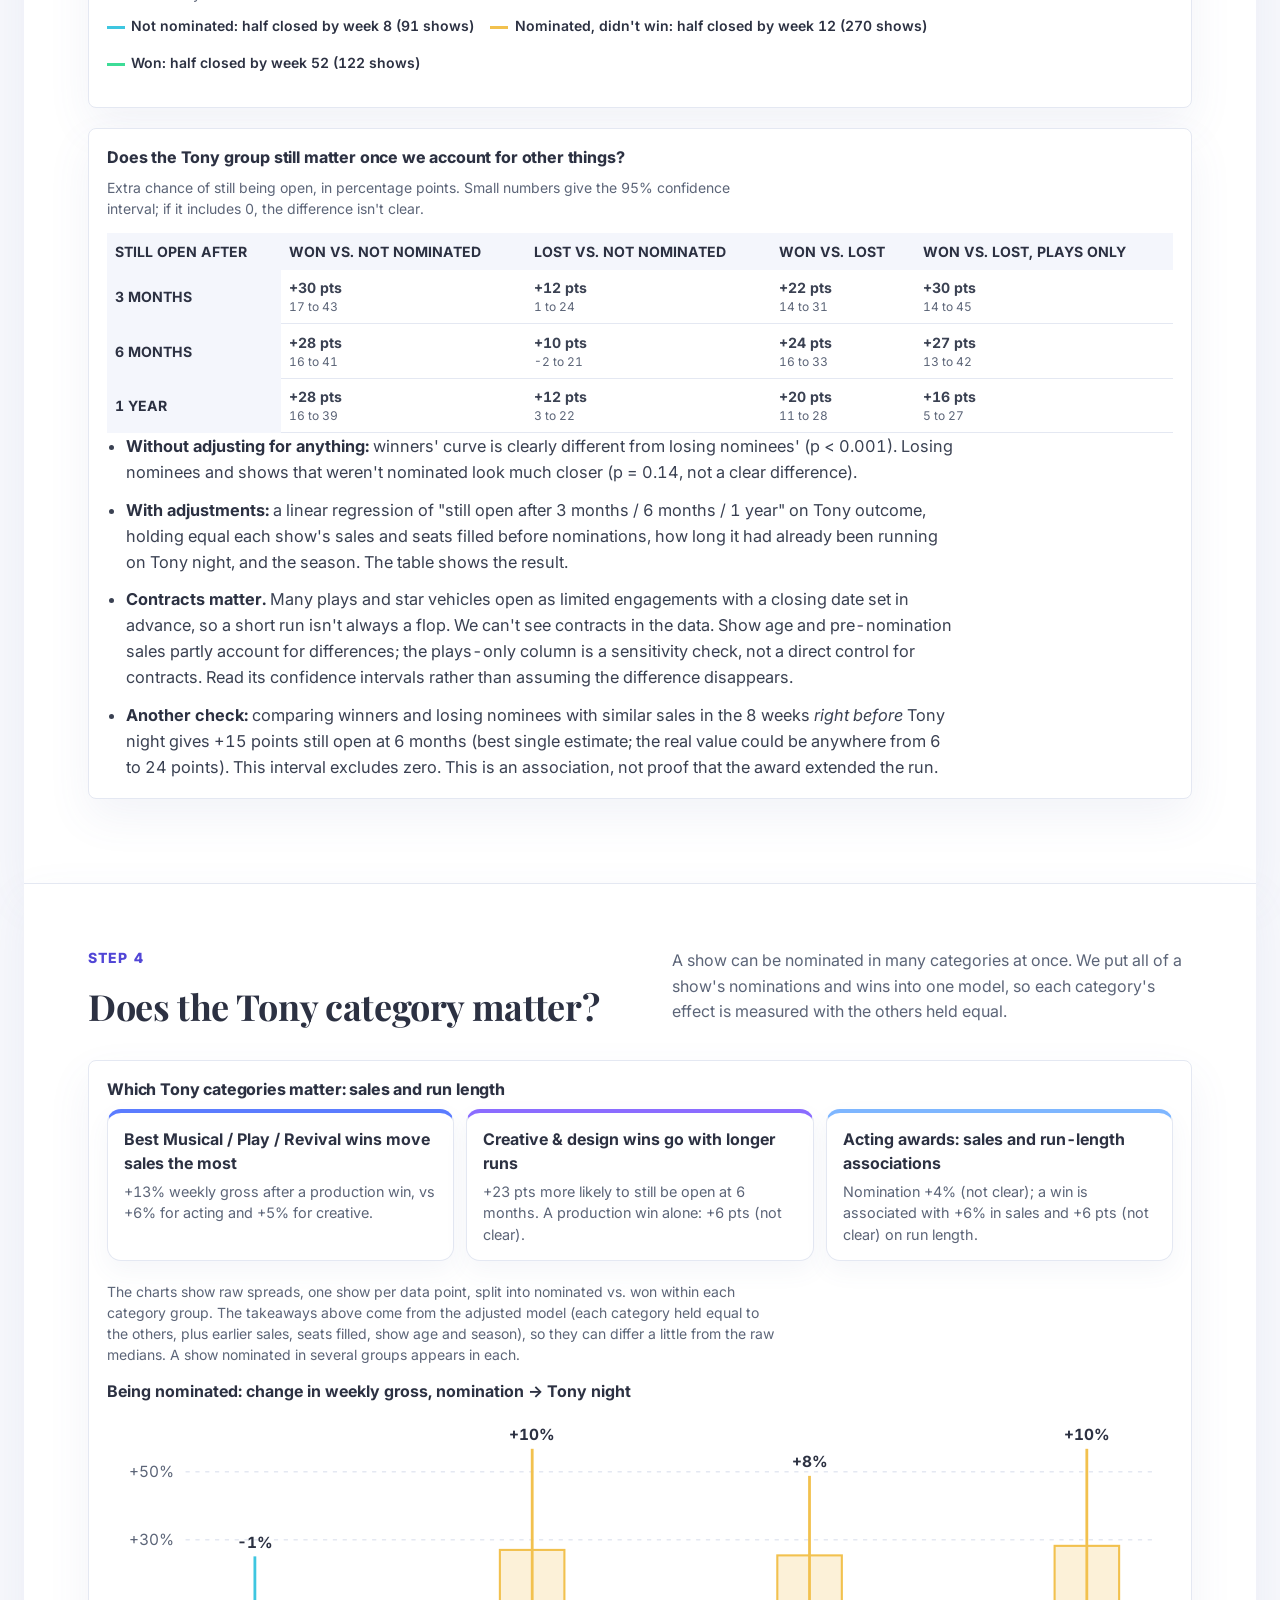
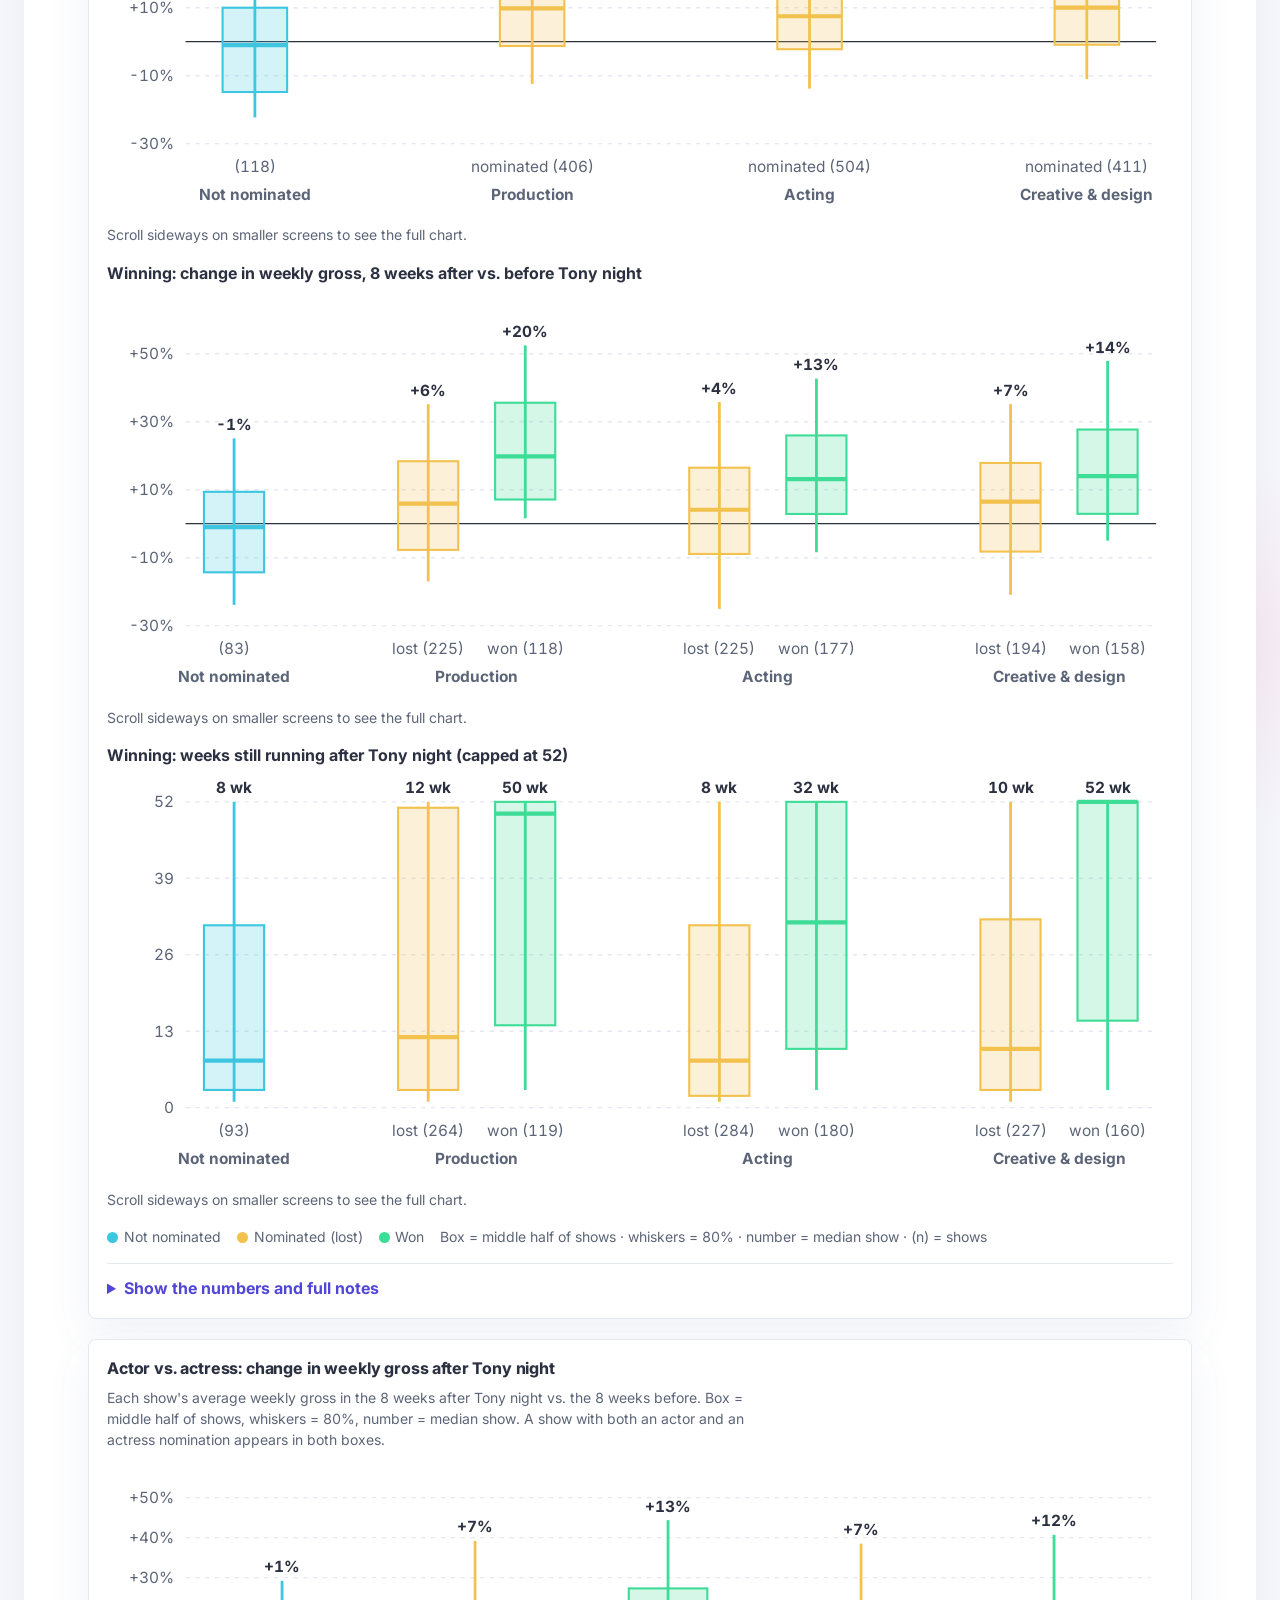
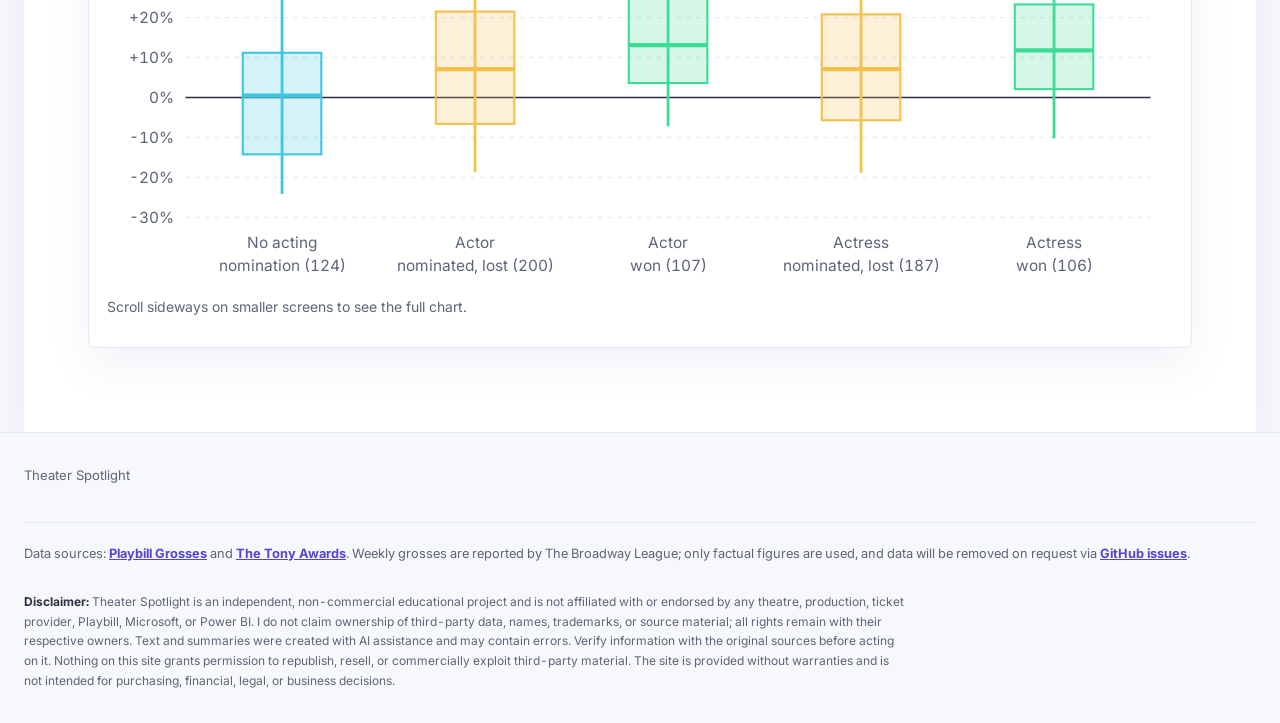
<file: tony-study.html>
<!doctype html>
<html lang="en">
<head>
  <meta charset="utf-8">
  <meta name="viewport" content="width=device-width, initial-scale=1">
  <meta name="description" content="Does a Tony nomination or win boost Broadway ticket sales? A plain-language study of 40 years of weekly grosses.">
  <title>Tony Effect Study | Theater Spotlight</title>
  <link rel="preconnect" href="https://fonts.googleapis.com"><link rel="preconnect" href="https://fonts.gstatic.com" crossorigin><link href="https://fonts.googleapis.com/css2?family=Playfair+Display:wght@600;700;800&family=Inter:wght@400;500;600;700;800&display=swap" rel="stylesheet">
  <link rel="stylesheet" href="styles.css?v=121">
  <link rel="stylesheet" href="ml-extras.css?v=6">
  <!-- Google tag (gtag.js) -->
  <script async src="https://www.googletagmanager.com/gtag/js?id=G-47RPC1XZKM"></script>
  <script>
    window.dataLayer = window.dataLayer || [];
    function gtag(){dataLayer.push(arguments);}
    gtag('js', new Date());
    gtag('config', 'G-47RPC1XZKM');
  </script>
  <script>
    (function(c,l,a,r,i,t,y){
      c[a]=c[a]||function(){(c[a].q=c[a].q||[]).push(arguments)};
      t=l.createElement(r);t.async=1;t.src="https://www.clarity.ms/tag/"+i;
      y=l.getElementsByTagName(r)[0];y.parentNode.insertBefore(t,y);
    })(window, document, "clarity", "script", "y83snmaz05");
  </script>
  <script src="nav.js?v=3" defer></script>
  <script src="analytics.js?v=2" defer></script>
</head>
<body class="theme-tony">
  <header class="site-header">
    <a class="brand" href="index.html" aria-label="Theater Spotlight home">
      <span class="brand-mark" aria-hidden="true"><i></i><i></i><i></i><i></i></span>
      <span>Theater Spotlight</span>
    </a>
    <nav class="navigation" aria-label="Main navigation">
      <button class="nav-toggle" type="button" aria-expanded="false" aria-controls="nav-menu">
        <span class="nav-toggle-icon" aria-hidden="true"></span>
        <span class="nav-toggle-label">Menu</span>
      </button>
            <ul class="nav-menu" id="nav-menu">
        <li class="nav-group">
          <button class="nav-link nav-trigger" type="button" aria-expanded="false" aria-controls="nav-viz">Explore Broadway</button>
          <ul class="nav-dropdown" id="nav-viz">
            <li><a href="index.html"><strong>Broadway at a Glance</strong><small>Current market snapshot</small></a></li>
            <li><a href="history.html"><strong>Forty Years of Grosses</strong><small>Long-run Broadway performance</small></a></li>
            <li><a href="theatres.html"><strong>Inside the Houses</strong><small>Venue scale, demand, and capacity</small></a></li>
            <li><a href="tony-awards.html"><strong>Tony by the Numbers</strong><small>Winners, nominees, and box office</small></a></li>
          </ul>
        </li>
        <li class="nav-group">
          <button class="nav-link nav-trigger active" type="button" aria-expanded="false" aria-controls="nav-study">Behind the Numbers</button>
          <ul class="nav-dropdown" id="nav-study">
            <li><a href="tony-study.html" aria-current="page"><strong>The Tony Effect</strong><small>Causal effect of a win</small></a></li>
            <li><a href="models.html"><strong>Forecasts &amp; Closing Risk</strong><small>Model performance, risk, and drift</small></a></li>
          </ul>
        </li>
        <li class="nav-group">
          <button class="nav-link nav-trigger" type="button" aria-expanded="false" aria-controls="nav-fun">Just for fun</button>
          <ul class="nav-dropdown" id="nav-fun">
            <li><a href="rush.html"><strong>Rush & lottery</strong><small>Discount tickets by show</small></a></li>
            <li><a href="game.html"><strong>Be More Chill</strong><small>Guess the show from the clues</small></a></li>
            <li><a href="memories.html"><strong>Back to the Future</strong><small>A personal Broadway timeline</small></a></li>
          </ul>
        </li>
      </ul>
      <a class="nav-cta" href="#causal-results">Jump to summary</a>
    </nav>
  </header>

    <main>
    <section class="hero ml-intro">
      <div class="hero-copy">
        <p class="eyebrow">Tony Effect Study</p>
        <h1>Does a Tony nomination or win boost ticket sales?</h1>
        <p class="intro">
          We followed 40 years of weekly Broadway grosses through three moments in a show's life:
          the weeks before Tony nominations, the weeks between nominations and Tony night, and the weeks after Tony night. The
          question: does recognition actually move the box office, or do the best-selling shows simply
          get recognized?
        </p>
        <div class="hero-actions">
          <a class="primary-button" href="#causal-results">Summary</a>
          <a class="text-link" href="tony-awards.html">Back to the Tony dashboard <span aria-hidden="true">→</span></a>
        </div>
        <p class="ml-meta">
          <span>Data through <b id="ml-data-through">…</b></span>
        </p>
      </div>
    </section>

    <section class="reader-guide" aria-labelledby="study-reader-title">
      <div class="section-heading">
        <div>
          <p class="section-label">Recommended reading path</p>
          <h2 id="study-reader-title">Answer, then evidence, then caveats</h2>
        </div>
        <p>Read only as deeply as the decision requires.</p>
      </div>
      <div class="reader-guide-grid">
        <a href="#causal-results"><span>01 · 2 minutes</span><strong>Read the executive takeaway</strong><small>Headline associations and practical interpretation.</small></a>
        <a href="#step-nomination"><span>02 · 8 minutes</span><strong>Inspect the causal comparisons</strong><small>Nomination and winning analyzed separately.</small></a>
        <a href="#checks"><span>03 · Technical</span><strong>Review validity checks</strong><small>Sample, pre-trends, placebo, and alternative models.</small></a>
      </div>
    </section>

    <section class="report-section ml-section" id="causal-results" aria-labelledby="causal-title">
      <div class="section-heading">
        <div>
          <p class="section-label">Summary</p>
          <h2 id="causal-title">What a Tony is worth at the box office</h2>
        </div>
      </div>
      <div class="ml-bottomline">
        <p class="ml-eyebrow">Decision summary</p>
        <p><b>Nomination and winning are followed by meaningfully higher gross growth, but the study cannot fully isolate the award itself.</b>
        Winners were already pulling ahead before Tony night, so use these estimates as strong market associations—not as a guaranteed return from a trophy.</p>
      </div>
      <div class="ml-stats ml-kpis" aria-label="Key results">
        <div><span class="ml-kpi-label">After a nomination</span><b id="nomination-kpi">+18.7%</b><span>weekly gross association vs. same-season shows not nominated</span></div>
        <div><span class="ml-kpi-label">After a win</span><b id="win-kpi">+21.4%</b><span>weekly gross association vs. non-winning production nominees</span></div>
        <div><span class="ml-kpi-label">Median run after Tony night</span><b id="run-kpi">52 <small>vs.</small> 12</b><span>weeks still running: winners vs. nominees that lost</span></div>
      </div>
      <h3 class="ml-subhead">Key findings</h3>
      <div class="ml-table-wrap" id="causal-headline" aria-live="polite"><p class="ml-empty">Loading results…</p></div>
      <p class="ml-note">These numbers describe what usually happens next, not a guarantee for any one show.</p>
      <h3 class="ml-subhead">What a producer can do with this</h3>
      <div class="ml-actions">
        <div><span class="ml-kpi-label">Nomination day</span><p>Demand starts to lift. Raise prices on the best seats and hold back premium inventory.</p></div>
        <div><span class="ml-kpi-label">Tony night: won</span><p>Lean into higher prices, longer booking windows and a possible extension.</p></div>
        <div><span class="ml-kpi-label">Tony night: lost</span><p>Plan for a short tail. Make discounting and closing decisions within weeks, not months.</p></div>
      </div>
      <details class="ml-method">
        <summary>How we measured it</summary>
        <p>A before-and-after regression on 40 years of weekly grosses. For each show we took the change in its
        weekly gross (before vs. after nomination day, or before vs. after Tony night) and regressed it on whether
        the show was nominated or won, holding season, earlier sales, seats filled and show age equal. Comparing
        <em>changes</em> between recognized and unrecognized shows is called difference-in-differences. Results were
        checked with lasso and gradient-boosting (double machine learning) models, and run lengths with a survival
        analysis.</p>
        <p class="ml-formula">change in weekly gross (log) = a + <b>b × Won</b> + earlier sales + seats filled + show age + season</p>
      </details>
    </section>

    <section class="report-section ml-section" id="lifecycle" aria-labelledby="lifecycle-title">
      <div class="section-heading">
        <div>
          <p class="section-label">Before nominations · after nominations · after Tony night</p>
          <h2 id="lifecycle-title">How sales move through award season</h2>
        </div>
        <div class="ml-index-note">
          <p><strong>How to read the numbers:</strong> every show starts at <strong>100</strong>.</p>
          <ul>
            <li><strong>100</strong> = that show's own average weekly gross before nominations were announced.</li>
            <li><strong>124</strong> = 24% more than its own pre-nomination average. A $500K-a-week show at 124 is
              making about $620K a week.</li>
            <li>Each number is the <strong>median</strong> show in its group. All shows opened within a year of
              nomination day.</li>
          </ul>
        </div>
      </div>
      <article class="ml-panel">
        <p class="ml-note">Each box covers the middle half of shows, the whiskers span 80% of shows, and the line and number mark the typical (median) show. Hover a box for details.</p>
        <div id="causal-lifecycle"><p class="ml-empty">Loading…</p></div>
        <ul class="ml-list ml-note">
          <li><b>Read it left to right.</b> Each group is indexed to its own pre-nomination gross. Both nominated groups include production-award nominees; the winner group is separated from the non-winners, not counted outside the nominees.</li>
          <li><b>Corrected source records.</b> Production titles were restored from the official Tony archive. The lifecycle sample now includes 150 not nominated, 292 nominated without a production win, and 125 production winners. <a href="data/tony-sample-audit.json">Counts at each filter</a> and <a href="data/tony-production-provenance.json">source provenance</a> are available. There are 417 nominated records in total, including the 125 winners.</li>
          <li><b>Only open shows are counted.</b> The last step only includes shows still open then. Many shows that weren't nominated had already closed, so the remaining ones are the stronger ones. How long shows keep running is covered in its own section below.</li>
          <li><b>Caution.</b> The "before nomination" weeks include discounted previews and early weeks, which can pull the baseline down for some shows. That's why we compare groups with each other rather than only with their own earlier weeks. The comparisons are in Steps 1 and 2 below.</li>
        </ul>
      </article>
    </section>

    <section class="report-section ml-section" id="step-nomination" aria-labelledby="nomination-title">
      <div class="section-heading">
        <div>
          <p class="section-label">Step 1</p>
          <h2 id="nomination-title">Does getting nominated help?</h2>
        </div>
        <p>
          We compare new shows of the same season: those nominated for Best Musical, Best Play or a Best
          Revival award, and those not nominated in any category. For each show, we measure how much its
          weekly gross changed from the 4 weeks before the nomination announcement up to Tony night.
          The window stops at Tony night so that winning isn't mixed in.
        </p>
      </div>
      <div class="ml-card-grid" id="nomination-cards"></div>
    </section>

    <section class="report-section ml-section" id="step-winning" aria-labelledby="winning-title">
      <div class="section-heading">
        <div>
          <p class="section-label">Step 2</p>
          <h2 id="winning-title">Does winning help, beyond being nominated?</h2>
        </div>
        <p>
          Here every show was nominated, so the only difference is who won. We compare production-award
          winners with nominees in the same categories that lost, from the 8 weeks before Tony night to
          the 8 weeks after.
        </p>
      </div>
      <div class="ml-card-grid" id="causal-cards"></div>
      <article class="ml-panel">
        <h3>Week by week: how far winners pulled ahead of the nominees that lost</h3>
        <p class="ml-note">Tony week = 0%. Grey = before the ceremony, colored = after. Bars show where the true value most likely falls (95% confidence interval).</p>
        <div id="causal-event-chart"></div>
        <p class="ml-note" id="causal-event-caption"></p>
      </article>
    </section>

    <section class="report-section ml-section" id="checks" aria-labelledby="checks-title">
      <div class="section-heading">
        <div>
          <p class="section-label">How we checked our work</p>
          <h2 id="checks-title">Who is included and what could go wrong</h2>
        </div>
        <p>
          A "fake-date check" (statisticians call it a placebo test) asks: if we pick a date when nothing
          happened, does the method still find an effect? If it does, the method is picking up differences
          that existed anyway. If it finds nothing, that's reassuring.
        </p>
      </div>
      <div class="ml-two-col">
        <article class="ml-panel">
          <h3>Sample and checks</h3>
          <ul class="ml-list ml-bullets" id="causal-sample"></ul>
        </article>
        <article class="ml-panel">
          <h3>Can we say the Tony <em>caused</em> it?</h3>
          <p>
            Not with certainty. Nobody assigns nominations or wins at random: voters reward shows that
            are already strong and talked about. The checks rule out the most obvious problems, but some
            of the gap would probably have happened anyway. So we describe these results as a strong
            <b>association</b>, not a proven cause.
          </p>
          <ul class="ml-list" id="causal-limits"></ul>
        </article>
      </div>
      <article class="ml-panel">
        <h3>Does the model choice matter?</h3>
        <p class="ml-note">The same gap estimated four ways: linear regression, lasso, and two machine-learning models (gradient boosting and random forest). Small numbers give the 95% confidence interval.</p>
        <div class="ml-table-wrap" id="model-comparison"></div>
      </article>
      <details class="ml-panel ml-details">
        <summary>Technical method (for data readers)</summary>
        <ul class="ml-list">
          <li><b>Winning:</b> difference-in-differences on log weekly gross, with production winners and same-category losing nominees, using 8 weeks before vs 8 weeks after the ceremony week. Controls: musical/play, revival, pre-period capacity and gross, run age, and year fixed effects. Standard errors are clustered by production.</li>
          <li><b>Event study:</b> unit and year×week fixed effects (which absorb seasonality and market shocks), with week 0 as the reference week, plus a joint Wald pre-trend test.</li>
          <li><b>Nomination:</b> difference-in-differences of new-this-season shows, nominated vs. not nominated in any category. Pre = 4 weeks before the announcement week; post = the announcement through the ceremony week. Controls: pre-gross, pre-capacity, run age and year fixed effects. Announcement dates were checked against Wikipedia for 14 seasons; other seasons use the median 5-week gap.</li>
          <li><b>Run length:</b> Kaplan–Meier curves of weeks open after Tony night (shows open within 13 weeks of the latest data are censored), log-rank tests, and linear probability models of "still open after 13/26/52 weeks" on Tony outcome, with pre-nomination log gross and capacity, log weeks already running on Tony night and season fixed effects (HC1 CIs). Shows whose outcome isn't known yet at a horizon are left out of that horizon.</li>
          <li><b>Category groups:</b> new-this-season shows running in nomination week get nominated/won flags for production (Best Musical/Play/Revival), acting (and separately Actor vs. Actress categories) and creative/design (direction, choreography, score, book, orchestrations, design). All flags enter one regression with pre-gross, capacity, run age and season. Each effect is estimated by OLS with year fixed effects and by cross-fitted double ML (5 folds, median of 3 splits) with gradient-boosting nuisance models; pairwise Wald tests compare groups. Honorary and special awards are excluded.</li>
          <li><b>Fake-date (placebo) checks:</b> the ceremony is shifted 8 weeks earlier for winning, and the announcement 5 weeks earlier for nomination.</li>
        </ul>
        <p class="ml-note">
          Code: <a href="https://github.com/ytp026/ts/blob/main/scripts/tony_causal.py" target="_blank" rel="noopener">scripts/tony_causal.py</a> ·
          Results: <a href="ml/tony-causal-results.json">tony-causal-results.json</a> ·
          Nomination dates: <a href="data/tony-nomination-dates.json">tony-nomination-dates.json</a> (Wikipedia, CC BY-SA) ·
          Other models: <a href="models.html">ML Models</a>
        </p>
      </details>
    </section>

    <section class="report-section ml-section" id="run-length" aria-labelledby="run-title">
      <div class="section-heading">
        <div>
          <p class="section-label">Step 3</p>
          <h2 id="run-title">Do Tony shows stay open longer?</h2>
        </div>
        <p>
          We follow every new show of the season that was still open on Tony night and count how many more
          weeks it ran. Shows still open today are counted as "at least this long" (survival analysis), so
          recent seasons aren't treated as closures.
        </p>
      </div>
      <article class="ml-panel">
        <h3>Share of shows still open after Tony night</h3>
        <p class="ml-note">Each line drops when shows close. The "typical run" is when half the group has closed. Dotted lines mark 3 months, 6 months and 1 year.</p>
        <div id="run-chart"><p class="ml-empty">Loading…</p></div>
      </article>
      <article class="ml-panel">
        <h3>Does the Tony group still matter once we account for other things?</h3>
        <div id="run-results"><p class="ml-empty">Loading…</p></div>
      </article>
    </section>

    <section class="report-section ml-section" id="categories" aria-labelledby="categories-title">
      <div class="section-heading">
        <div>
          <p class="section-label">Step 4</p>
          <h2 id="categories-title">Does the Tony category matter?</h2>
        </div>
        <p>
          A show can be nominated in many categories at once. We put all of a show's nominations and wins
          into one model, so each category's effect is measured with the others held equal.
        </p>
      </div>
      <article class="ml-panel">
        <h3>Which Tony categories matter: sales and run length</h3>
        <div id="category-takeaways"></div>
        <p class="ml-note">The charts show raw spreads, one show per data point, split into nominated vs. won within each category group. The takeaways above come from the adjusted model (each category held equal to the others, plus earlier sales, seats filled, show age and season), so they can differ a little from the raw medians. A show nominated in several groups appears in each.</p>
        <div id="category-chart"><p class="ml-empty">Loading…</p></div>
        <details class="ml-details">
          <summary>Show the numbers and full notes</summary>
          <div class="ml-table-wrap" id="category-table"></div>
          <div id="category-results"></div>
        </details>
      </article>
      <article class="ml-panel">
        <h3>Actor vs. actress: change in weekly gross after Tony night</h3>
        <p class="ml-note">Each show's average weekly gross in the 8 weeks after Tony night vs. the 8 weeks before. Box = middle half of shows, whiskers = 80%, number = median show. A show with both an actor and an actress nomination appears in both boxes.</p>
        <div id="gender-box"><p class="ml-empty">Loading…</p></div>
      </article>
    </section>

  </main>

  <footer>
    <span>Theater Spotlight</span>
    <p class="source-credit">
      Data sources:
      <a href="https://playbill.com/grosses" target="_blank" rel="noopener">Playbill Grosses</a>
      and
      <a href="https://www.tonyawards.com" target="_blank" rel="noopener">The Tony Awards</a>.
      Weekly grosses are reported by The Broadway League; only factual figures are used, and
      data will be removed on request via
      <a href="https://github.com/ytp026/ts/issues" target="_blank" rel="noopener">GitHub issues</a>.
    </p>
    <p class="site-disclaimer">
      <strong>Disclaimer:</strong> Theater Spotlight is an independent, non-commercial
      educational project and is not affiliated with or endorsed by any theatre, production,
      ticket provider, Playbill, Microsoft, or Power BI. I do not claim ownership of
      third-party data, names, trademarks, or source material; all rights remain with their
      respective owners. Text and summaries were created with AI assistance and may contain
      errors. Verify information with the original sources before acting on it. Nothing on
      this site grants permission to republish, resell, or commercially exploit third-party
      material. The site is provided without warranties and is not intended for purchasing,
      financial, legal, or business decisions.
    </p>
  </footer>
  <script src="models.js?v=27"></script>
</body>
</html>
</file>
<file: styles.css>
:root {
  color-scheme: light;
  --accent: #BFC17D;
  --accent-dark: #BFC17D;
  --accent-ink: #24343C;
  --secondary: #BFC17D;
  --secondary-ink: #F8F0C0;
  --ink: #F8F0C0;
  --inverse-ink: #F7F8FC;
  --muted: #F8F0C0;
  --soft: #24343C;
  --line: #3D6474;
  --white: #24343C;
  --max: 1240px;
  --data-1: #BFC17D;
  --data-2: #DDC79E;
  --data-3: #6E94A3;
  --data-risk: #C17A62;
  --data-muted: #3D6474;
  --font-display: "Playfair Display", Georgia, serif;
  --font-body: "Inter", "Segoe UI", Arial, sans-serif;
}

/* Keep the Encore heading integrated with the light infographic. */
body.theme-memories .memory-fun-facts .memory-facts-heading {
  min-height: 0;
  margin: 0 0 1rem;
  padding: 0 0 1rem;
  border: 0;
  border-bottom: 1px solid #BFC17D;
  color: #F8F0C0;
  background: transparent;
}

body.theme-memories .memory-fun-facts .memory-facts-heading h2 {
  color: #F8F0C0;
}

body.theme-memories .memory-fun-facts .memory-facts-heading .section-label {
  color: #BFC17D;
}

body.theme-memories .memory-fun-facts .memory-facts-intro {
  color: #F8F0C0;
}

body.theme-memories {
/* Encore Report: refined editorial dashboard */
.memory-fun-facts {
  isolation: isolate;
  overflow: hidden;
  margin-bottom: 5.5rem;
  padding: clamp(1.5rem, 4vw, 3.25rem);
  border: 1px solid rgba(191, 193, 125, .24);
  border-top: 1px solid rgba(59, 50, 28, .5);
  border-radius: 28px;
  color: #24343C;
  background:
    radial-gradient(circle at 82% 8%, rgba(191, 193, 125, .18), transparent 28%),
    radial-gradient(circle at 6% 92%, rgba(61, 100, 116, .2), transparent 32%),
    linear-gradient(145deg, #D1E0F0 0%, #D1E2F0 55%, #D1E1F0 100%);
  box-shadow: 0 28px 65px rgba(209, 225, 240, .24);
}

.memory-fun-facts::before {
  position: absolute;
  z-index: -1;
  inset: 0;
  background:
    linear-gradient(90deg, rgba(61, 100, 116, .025) 1px, transparent 1px),
    linear-gradient(rgba(61, 100, 116, .025) 1px, transparent 1px);
  background-size: 42px 42px;
  mask-image: linear-gradient(to bottom, #F8F0C0, transparent 78%);
  content: "";
  pointer-events: none;
}

.memory-fun-facts::after {
  position: absolute;
  z-index: -1;
  top: -110px;
  right: -90px;
  width: 310px;
  height: 310px;
  border: 1px solid rgba(191, 193, 125, .16);
  border-radius: 50%;
  background: transparent;
  box-shadow:
    0 0 0 42px rgba(191, 193, 125, .025),
    0 0 0 84px rgba(191, 193, 125, .015);
  opacity: 1;
  content: "";
}

.memory-facts-heading {
  display: grid;
  grid-template-columns: minmax(0, 1.2fr) minmax(280px, .8fr);
  align-items: end;
  gap: 1.5rem 3rem;
  margin: 0 0 2.25rem;
  padding: 0 0 1.75rem;
  border-bottom: 1px solid rgba(191, 193, 125, .22);
}

.memory-facts-heading .section-label {
  margin: 0 0 .55rem;
  color: #BFC17D;
  font-size: .67rem;
  letter-spacing: .22em;
}

.memory-facts-heading h2 {
  margin: 0;
  color: #24343C;
  font-size: clamp(2.4rem, 5vw, 4.25rem);
  font-weight: 650;
  letter-spacing: -.045em;
  line-height: .95;
}

.memory-facts-intro {
  grid-column: 2;
  grid-row: 1 / span 2;
  max-width: 390px;
  margin: 0;
  justify-self: end;
  color: rgba(61, 100, 116, .66);
  font-size: .94rem;
  line-height: 1.65;
}

.memory-facts-infographic {
  display: grid;
  grid-template-columns: repeat(12, minmax(0, 1fr));
  grid-template-rows: repeat(2, minmax(138px, auto)) minmax(130px, auto);
  gap: .8rem;
  margin: 0;
  counter-reset: none;
}

.memory-facts-infographic::before {
  display: none;
}

.memory-fact,
.fact-cities,
.fact-city,
.fact-show,
.fact-year,
.fact-rating,
.fact-loved,
.fact-theatre,
.fact-month,
.fact-strength {
  --fact-accent: #BFC17D;
  position: relative;
  display: grid;
  grid-template-columns: 42px minmax(0, 1fr);
  grid-template-rows: auto auto auto;
  min-width: 0;
  min-height: 130px;
  padding: 1.15rem;
  overflow: hidden;
  border: 1px solid rgba(61, 100, 116, .1);
  border-radius: 16px;
  color: #24343C;
  background: linear-gradient(145deg, rgba(61, 100, 116, .075), rgba(61, 100, 116, .025));
  box-shadow: inset 0 1px 0 rgba(61, 100, 116, .05);
  clip-path: none;
  text-align: left;
  transform: none;
  place-items: initial;
  column-gap: .8rem;
  transition: border-color .2s ease, background .2s ease, transform .2s ease;
}

.memory-fact:hover {
  border-color: rgba(191, 193, 125, .42);
  background: linear-gradient(145deg, rgba(61, 100, 116, .105), rgba(61, 100, 116, .04));
  transform: translateY(-2px);
}

.memory-fact::after {
  position: absolute;
  top: 0;
  right: 1.15rem;
  left: 1.15rem;
  height: 1px;
  background: linear-gradient(90deg, transparent, rgba(191, 193, 125, .65), transparent);
  content: "";
}

.fact-cities {
  grid-column: 1 / 5;
  grid-row: 1 / 3;
  grid-template-columns: 1fr;
  grid-template-rows: auto auto auto auto;
  align-content: center;
  justify-items: start;
  padding: clamp(1.5rem, 3vw, 2.25rem);
  border-color: rgba(191, 193, 125, .3);
  border-radius: 18px;
  background:
    radial-gradient(circle at 85% 18%, rgba(191, 193, 125, .18), transparent 35%),
    linear-gradient(145deg, rgba(191, 193, 125, .11), rgba(61, 100, 116, .025));
  box-shadow: inset 0 1px 0 rgba(61, 100, 116, .08);
  text-align: left;
}

.fact-city { grid-column: 5 / 10; grid-row: 1; }
.fact-show { grid-column: 10 / 13; grid-row: 1; }
.fact-year { grid-column: 5 / 8; grid-row: 2; }
.fact-rating { grid-column: 8 / 11; grid-row: 2; }
.fact-loved { grid-column: 11 / 13; grid-row: 2; }
.fact-theatre { grid-column: 1 / 5; grid-row: 3; }
.fact-month { grid-column: 5 / 9; grid-row: 3; }
.fact-strength { grid-column: 9 / 13; grid-row: 3; }

.memory-fact > .fact-icon,
.fact-cities > .fact-icon,
.fact-city > .fact-icon,
.fact-show > .fact-icon,
.fact-year > .fact-icon,
.fact-rating > .fact-icon,
.fact-loved > .fact-icon,
.fact-theatre > .fact-icon,
.fact-month > .fact-icon,
.fact-strength > .fact-icon {
  position: static;
  grid-column: 1;
  grid-row: 1 / span 3;
  width: 2.4rem;
  height: 2.4rem;
  margin: 0;
  align-self: center;
  justify-self: start;
  border: 1px solid rgba(191, 193, 125, .35);
  border-radius: 10px;
  color: #BFC17D;
  background: rgba(191, 193, 125, .07);
  transform: none;
}

.fact-cities > .fact-icon {
  grid-column: 1;
  grid-row: 1;
  width: 2.8rem;
  height: 2.8rem;
  margin-bottom: 1.25rem;
  justify-self: start;
}

.memory-fact > span:not(.fact-icon),
.fact-cities > span:not(.fact-icon) {
  grid-column: 2;
  grid-row: 1;
  align-self: end;
  justify-self: stretch;
  color: rgba(30, 41, 46, .54);
  font-size: .62rem;
  font-weight: 700;
  letter-spacing: .14em;
  text-transform: uppercase;
}

.memory-fact > strong,
.fact-show > strong,
.fact-loved > strong {
  grid-column: 2;
  grid-row: 2;
  margin: .32rem 0 0;
  justify-self: stretch;
  color: #24343C;
  font: 650 clamp(1.08rem, 1.8vw, 1.45rem)/1.15 var(--font-display);
  letter-spacing: -.02em;
}

.memory-fact > small,
.fact-rating-line {
  grid-column: 2;
  grid-row: 3;
  margin-top: .48rem;
  justify-self: stretch;
  color: rgba(30, 41, 46, .46);
  font-size: .64rem;
  line-height: 1.4;
}

.fact-cities > strong {
  grid-column: 1;
  grid-row: 2;
  margin: 0;
  justify-self: start;
  color: #BFC17D;
  font: 600 clamp(4.5rem, 9vw, 7.5rem)/.82 var(--font-display);
  letter-spacing: -.07em;
}

.fact-cities > span:not(.fact-icon) {
  grid-column: 1;
  grid-row: 3;
  margin-top: 1.15rem;
  justify-self: start;
  color: rgba(61, 100, 116, .82);
  font-size: .72rem;
}

.fact-cities > small {
  grid-column: 1;
  grid-row: 4;
  margin-top: .45rem;
  justify-self: start;
  color: rgba(30, 41, 46, .46);
}

.fact-rating-line {
  display: flex;
  gap: .25rem;
}

.fact-rating-line i {
  width: 18px;
  height: 3px;
  border-radius: 999px;
  background: #BFC17D;
}

.fact-rating-line i:last-child {
  background: rgba(191, 193, 125, .2);
}

@media (max-width: 900px) {
  .memory-facts-heading {
    grid-template-columns: 1fr;
    gap: 1rem;
  }

  .memory-facts-intro {
    grid-column: 1;
    grid-row: auto;
    max-width: 560px;
    margin: 0;
    justify-self: start;
  }

  .memory-facts-infographic {
    grid-template-columns: repeat(2, minmax(0, 1fr));
    grid-template-rows: none;
  }

  .fact-cities {
    grid-column: 1 / -1;
    grid-row: auto;
    grid-template-columns: auto minmax(0, 1fr);
    grid-template-rows: auto auto auto;
    min-height: 190px;
    align-content: center;
    column-gap: 1.5rem;
  }

  .fact-cities > .fact-icon {
    grid-column: 1;
    grid-row: 1 / span 3;
    margin: 0;
    align-self: center;
  }

  .fact-cities > strong {
    grid-column: 2;
    grid-row: 1;
  }

  .fact-cities > span:not(.fact-icon) {
    grid-column: 2;
    grid-row: 2;
    margin-top: .85rem;
  }

  .fact-cities > small {
    grid-column: 2;
    grid-row: 3;
  }

  .fact-city,
  .fact-show,
  .fact-year,
  .fact-rating,
  .fact-loved,
  .fact-theatre,
  .fact-month,
  .fact-strength {
    grid-column: auto;
    grid-row: auto;
  }
}

@media (max-width: 640px) {
  .memory-fun-facts {
    padding: 1.25rem;
    border-radius: 20px;
  }

  .memory-facts-heading {
    margin: 0 0 1.25rem;
    padding: 0 0 1.25rem;
  }

  .memory-facts-infographic {
    grid-template-columns: 1fr;
  }

  .fact-cities,
  .fact-city,
  .fact-show,
  .fact-year,
  .fact-rating,
  .fact-loved,
  .fact-theatre,
  .fact-month,
  .fact-strength {
    grid-column: 1;
    grid-row: auto;
  }

  .fact-cities {
    min-height: 170px;
  }
}

/* Encore Report v2: compact, warm editorial treatment */
.memory-fun-facts {
  margin-bottom: 4.5rem;
  border: 1px solid #BFC17D;
  border-radius: 22px;
  color: #F8F0C0;
  background: #6E94A3;
  box-shadow: 0 20px 50px rgba(217, 224, 232, .1);
}

.memory-fun-facts::before {
  background:
    linear-gradient(90deg, rgba(211, 224, 238, .025) 1px, transparent 1px),
    linear-gradient(rgba(211, 224, 238, .025) 1px, transparent 1px);
  background-size: 32px 32px;
  mask-image: linear-gradient(#F8F0C0, transparent 74%);
}

.memory-fun-facts::after {
  display: none;
}

.memory-facts-heading {
  border-bottom-color: #BFC17D;
}

.memory-facts-heading .section-label {
  color: #BFC17D;
}

.memory-facts-heading h2 {
  color: #F8F0C0;
}

.memory-facts-intro {
  color: #F8F0C0;
}

.memory-fact,
.fact-city,
.fact-show,
.fact-year,
.fact-rating,
.fact-loved,
.fact-theatre,
.fact-month,
.fact-strength {
  border-color: #372E20;
  color: #F8F0C0;
  background: rgba(61, 100, 116, .78);
  box-shadow: 0 7px 18px rgba(241, 245, 249, .055);
}

.memory-fact:hover {
  border-color: #BFC17D;
  background: #24343C;
}

.memory-fact::after {
  background: linear-gradient(90deg, transparent, rgba(193, 122, 98, .28), transparent);
}

.memory-fact > .fact-icon,
.fact-city > .fact-icon,
.fact-show > .fact-icon,
.fact-year > .fact-icon,
.fact-rating > .fact-icon,
.fact-loved > .fact-icon,
.fact-theatre > .fact-icon,
.fact-month > .fact-icon,
.fact-strength > .fact-icon {
  border-color: rgba(193, 122, 98, .2);
  color: #BFC17D;
  background: #6E94A3;
}

.memory-fact > span:not(.fact-icon) {
  color: #DDC79E;
}

.memory-fact > strong,
.fact-show > strong,
.fact-loved > strong {
  color: #F8F0C0;
}

.memory-fact > small {
  color: #DDC79E;
}

.fact-cities {
  border: 0;
  color: #24343C;
  background:
    radial-gradient(circle at 88% 15%, rgba(191, 193, 125, .22), transparent 30%),
    linear-gradient(145deg, #D3E1EE, #D4E2ED);
  box-shadow: 0 12px 24px rgba(211, 224, 238, .16);
}

.fact-cities > .fact-icon {
  border-color: rgba(191, 193, 125, .4);
  color: #BFC17D;
  background: rgba(191, 193, 125, .08);
}

.fact-cities > strong {
  color: #BFC17D;
}

.fact-cities > span:not(.fact-icon) {
  color: #24343C;
}

.fact-cities > small {
  color: rgba(61, 100, 116, .56);
}

.fact-rating-line i {
  background: #BFC17D;
}

.fact-rating-line i:last-child {
  background: rgba(193, 122, 98, .15);
}

@media (max-width: 640px) {
  .memory-fun-facts {
    width: min(calc(100% - 24px), var(--max));
    margin-top: -1.5rem;
    margin-bottom: 3.5rem;
    padding: 1rem;
    border-radius: 18px;
  }

  .memory-facts-heading {
    gap: .7rem;
    margin-bottom: .9rem;
    padding: .25rem .15rem 1rem;
  }

  .memory-facts-heading .section-label {
    margin-bottom: .25rem;
    font-size: .58rem;
  }

  .memory-facts-heading h2 {
    font-size: 2.15rem;
    line-height: 1;
  }

  .memory-facts-intro {
    font-size: .78rem;
    line-height: 1.45;
  }

  .memory-facts-infographic {
    grid-template-columns: repeat(2, minmax(0, 1fr));
    gap: .55rem;
  }

  .fact-cities {
    grid-column: 1 / -1;
    grid-template-columns: 44px minmax(0, 1fr);
    grid-template-rows: auto auto;
    min-height: 118px;
    padding: 1rem 1.15rem;
    column-gap: .85rem;
  }

  .fact-cities > .fact-icon {
    grid-column: 1;
    grid-row: 1 / span 2;
    width: 2.5rem;
    height: 2.5rem;
  }

  .fact-cities > strong {
    grid-column: 2;
    grid-row: 1;
    align-self: end;
    font-size: 3.3rem;
    line-height: .8;
  }

  .fact-cities > span:not(.fact-icon) {
    grid-column: 2;
    grid-row: 2;
    margin-top: .65rem;
    align-self: start;
  }

  .fact-cities > small {
    display: none;
  }

  .fact-city,
  .fact-show,
  .fact-year,
  .fact-rating,
  .fact-loved,
  .fact-theatre,
  .fact-month,
  .fact-strength {
    grid-column: auto;
    grid-row: auto;
    grid-template-columns: 30px minmax(0, 1fr);
    min-height: 104px;
    padding: .75rem;
    column-gap: .5rem;
  }

  .memory-fact > .fact-icon {
    width: 1.75rem;
    height: 1.75rem;
    border-radius: 8px;
  }

  .memory-fact > .fact-icon svg {
    width: .95rem;
    height: .95rem;
  }

  .memory-fact > span:not(.fact-icon) {
    font-size: .5rem;
    letter-spacing: .08em;
  }

  .memory-fact > strong,
  .fact-show > strong,
  .fact-loved > strong {
    margin-top: .2rem;
    font-size: clamp(.86rem, 3.6vw, 1.05rem);
    line-height: 1.08;
  }

  .memory-fact > small {
    display: none;
  }

  .fact-rating-line {
    margin-top: .4rem;
    gap: .18rem;
  }

  .fact-rating-line i {
    width: 10px;
  }
}

.encore-infographic {
  --average-rating: 0%;
  display: grid;
  grid-template-columns: repeat(12, minmax(0, 1fr));
  gap: .8rem;
}

.encore-panel {
  position: relative;
  min-width: 0;
  padding: 1.4rem;
  overflow: hidden;
  border: 1px solid #BFC17D;
  border-radius: 15px;
  background: rgba(61, 100, 116, .82);
}

.encore-panel-heading {
  display: flex;
  align-items: center;
  gap: .75rem;
  margin-bottom: 1.4rem;
}

.encore-panel-heading > span {
  display: grid;
  flex: 0 0 auto;
  width: 2rem;
  height: 2rem;
  border: 1px solid #DDC79E;
  border-radius: 50%;
  place-items: center;
  color: #BFC17D;
  font-size: .58rem;
  font-weight: 800;
  letter-spacing: .08em;
}

.encore-panel-heading h3 {
  margin: 0;
  color: #F8F0C0;
  font: 650 1.25rem/1 var(--font-display);
}

.encore-panel-heading p {
  margin: .22rem 0 0;
  color: #DDC79E;
  font-size: .66rem;
}

.encore-footprint {
  grid-column: 1 / 6;
  grid-row: 1 / 3;
  display: grid;
  grid-template-columns: .8fr 1.2fr;
  align-content: start;
  gap: 1rem 1.5rem;
}

.encore-footprint .encore-panel-heading {
  grid-column: 1 / -1;
}

.encore-city-total {
  display: grid;
  align-content: center;
  min-height: 190px;
  padding: 1.2rem;
  border-radius: 13px;
  color: #24343C;
  background:
    radial-gradient(circle at 85% 15%, rgba(191, 193, 125, .24), transparent 32%),
    #D4E2ED;
}

.encore-globe {
  color: #BFC17D;
}

.encore-globe svg,
.encore-ticket-icon svg {
  width: 1.5rem;
  height: 1.5rem;
  fill: none;
  stroke: currentColor;
  stroke-width: 1.6;
  stroke-linecap: round;
  stroke-linejoin: round;
}

.encore-city-total strong {
  margin-top: .65rem;
  color: #BFC17D;
  font: 600 clamp(3.8rem, 7vw, 5.6rem)/.8 var(--font-display);
  letter-spacing: -.06em;
}

.encore-city-total > span:last-child {
  margin-top: .8rem;
  color: rgba(61, 100, 116, .7);
  font-size: .62rem;
  font-weight: 750;
  letter-spacing: .12em;
  text-transform: uppercase;
}

.encore-data-list {
  display: grid;
  align-content: stretch;
  margin: 0;
}

.encore-data-list > div {
  display: grid;
  align-content: center;
  padding: 1rem 0;
  border-bottom: 1px solid #BFC17D;
}

.encore-data-list > div:last-child {
  border-bottom: 0;
}

.encore-data-list dt,
.encore-timeline span,
.encore-rating span,
.encore-taste-details span,
.encore-return span {
  color: #DDC79E;
  font-size: .6rem;
  font-weight: 750;
  letter-spacing: .1em;
  text-transform: uppercase;
}

.encore-data-list dd {
  margin: .38rem 0 0;
  color: #F8F0C0;
  font: 650 clamp(1rem, 2vw, 1.35rem)/1.15 var(--font-display);
}

.encore-rhythm {
  grid-column: 6 / 9;
  grid-row: 1;
}

.encore-timeline {
  position: relative;
  display: grid;
  gap: 1.15rem;
  padding-left: 1.1rem;
}

.encore-timeline::before {
  position: absolute;
  top: .45rem;
  bottom: .45rem;
  left: 3px;
  width: 1px;
  background: #BFC17D;
  content: "";
}

.encore-timeline > div {
  position: relative;
  display: grid;
}

.encore-timeline i {
  position: absolute;
  top: .25rem;
  left: -1.27rem;
  width: 7px;
  height: 7px;
  border: 2px solid #6E94A3;
  border-radius: 50%;
  background: #BFC17D;
  box-shadow: 0 0 0 1px #BFC17D;
}

.encore-timeline strong {
  margin-top: .25rem;
  color: #F8F0C0;
  font: 650 1.2rem/1.1 var(--font-display);
}

.encore-taste {
  grid-column: 9 / 13;
  grid-row: 1 / 3;
}

.encore-rating {
  padding: 1.15rem;
  border-radius: 12px;
  background: #D4E2ED;
}

.encore-rating > div:first-child {
  display: flex;
  align-items: end;
  justify-content: space-between;
  gap: 1rem;
}

.encore-rating span {
  color: rgba(61, 100, 116, .62);
}

.encore-rating strong {
  color: #BFC17D;
  font: 600 1.45rem/1 var(--font-display);
}

.encore-rating-track {
  height: 7px;
  margin-top: 1rem;
  overflow: hidden;
  border-radius: 999px;
  background: rgba(61, 100, 116, .12);
}

.encore-rating-track i {
  display: block;
  width: var(--average-rating);
  height: 100%;
  border-radius: inherit;
  background: linear-gradient(90deg, #BFC17D, #BFC17D);
}

.encore-rating-scale {
  display: flex;
  justify-content: space-between;
  margin-top: .45rem;
}

.encore-rating-scale span {
  font-size: .5rem;
}

.encore-taste-details {
  display: grid;
  grid-template-columns: .75fr 1.25fr;
  gap: .7rem;
  margin-top: .7rem;
}

.encore-taste-details > div {
  display: grid;
  align-content: center;
  min-height: 92px;
  padding: .85rem;
  border: 1px solid #BFC17D;
  border-radius: 11px;
}

.encore-taste-details strong {
  margin-top: .28rem;
  color: #F8F0C0;
  font: 650 1.05rem/1.1 var(--font-display);
}

.encore-taste-details > div:first-child strong {
  margin: 0;
  color: #BFC17D;
  font-size: 2.2rem;
  line-height: .8;
}

.encore-taste-details > div:first-child span {
  margin-top: .65rem;
}

.encore-return {
  grid-column: 6 / 9;
  grid-row: 2;
  display: block;
  color: #24343C;
  background: #BFC17D;
}

.encore-return-heading {
  display: flex;
  align-items: center;
  gap: .55rem;
  margin-bottom: .6rem;
}

.encore-ticket-icon {
  display: grid;
  width: 1.7rem;
  height: 1.7rem;
  place-items: center;
  color: #3B2C1C;
}

.encore-return-heading span {
  color: rgba(61, 100, 116, .68);
  font-size: .58rem;
  font-weight: 750;
  letter-spacing: .1em;
  text-transform: uppercase;
}

.encore-show-stairs {
  display: grid;
  gap: .26rem;
  margin: 0;
  padding: 0;
  list-style: none;
}

.encore-show-stairs li {
  display: grid;
  grid-template-columns: 27px minmax(0, 1fr);
  align-items: center;
  gap: .4rem;
  min-height: 25px;
  padding: .25rem .45rem;
  border-radius: 5px;
  color: #BFC17D;
  background: #24343C;
}

.encore-show-stairs li:nth-child(1) { width: 100%; }
.encore-show-stairs li:nth-child(2) { width: 86%; }
.encore-show-stairs li:nth-child(3) { width: 72%; }

.encore-show-stairs b {
  display: grid;
  width: 25px;
  height: 17px;
  border-radius: 50%;
  place-items: center;
  color: #24343C;
  background: #BFC17D;
  font-size: .52rem;
}

.encore-show-stairs strong {
  font: 650 .66rem/1.2 var(--font-display);
}

.encore-show-stairs li > span {
  color: #BFC17D;
  font-size: .56rem;
  font-weight: 800;
}

@media (max-width: 900px) {
  .encore-footprint { grid-column: 1 / 8; }
  .encore-rhythm { grid-column: 8 / 13; }
  .encore-return { grid-column: 8 / 13; }
  .encore-taste {
    grid-column: 1 / -1;
    grid-row: 3;
    display: grid;
    grid-template-columns: 1fr 1fr;
    gap: .8rem;
  }
  .encore-taste .encore-panel-heading { grid-column: 1 / -1; margin-bottom: .2rem; }
  .encore-taste-details { margin-top: 0; }
}

@media (max-width: 640px) {
  .encore-infographic {
    grid-template-columns: 1fr;
    gap: .65rem;
  }

  .encore-panel,
  .encore-footprint,
  .encore-rhythm,
  .encore-taste,
  .encore-return {
    grid-column: 1;
    grid-row: auto;
  }

  .encore-panel {
    padding: 1rem;
  }

  .encore-panel-heading {
    margin-bottom: .9rem;
  }

  .encore-footprint {
    grid-template-columns: .65fr 1.35fr;
    gap: .6rem .8rem;
  }

  .encore-city-total {
    min-height: 150px;
    padding: .9rem;
  }

  .encore-city-total strong {
    font-size: 3.6rem;
  }

  .encore-data-list > div {
    padding: .65rem 0;
  }

  .encore-taste {
    display: grid;
    grid-template-columns: 1fr;
    gap: .6rem;
  }

  .encore-taste .encore-panel-heading {
    grid-column: 1;
  }

  .encore-return {
    grid-template-columns: 34px minmax(0, 1fr);
  }
}
}

.theme-overview,
.theme-theatres,
.theme-history,
.theme-tony,
.theme-access,
.theme-game,
.theme-memories {
  --accent: #BFC17D;
  --accent-dark: #BFC17D;
  --accent-ink: #24343C;
  --secondary: #BFC17D;
  --secondary-ink: #F8F0C0;
  --ink: #F8F0C0;
  --muted: #F8F0C0;
  --soft: #24343C;
  --line: #3D6474;
}

.game-hero {
  background:
    radial-gradient(circle at 82% 20%, rgba(191, 193, 125, .36), transparent 24%),
    linear-gradient(135deg, #24343C, #6E94A3);
}

.game-art {
  background: linear-gradient(145deg, #F8F0C0, #E2D1F0);
}

.game-marquee {
  display: grid;
  width: 128px;
  height: 128px;
  margin: 1.4rem auto;
  place-items: center;
  border: 5px double #BFC17D;
  border-radius: 50%;
  color: #BFC17D;
  font-family: var(--font-display);
  font-size: 5rem;
  line-height: 1;
  box-shadow: 0 0 28px rgba(191, 193, 125, .25);
}

.game-section {
  max-width: 980px;
  margin: 0 auto;
  padding: 4rem 5vw 5rem;
}

.game-scoreboard {
  display: grid;
  grid-template-columns: repeat(3, 1fr);
  gap: 1rem;
  margin-bottom: 1rem;
}

.game-scoreboard article {
  padding: 1rem 1.2rem;
  background: #F8F0C0;
  border-radius: 10px;
  color: #24343C;
  text-align: center;
}

.game-scoreboard span,
.game-scoreboard strong {
  display: block;
}

.game-scoreboard span {
  margin-bottom: .25rem;
  color: #1C213B;
  font-size: .72rem;
  letter-spacing: .09em;
  text-transform: uppercase;
}

.game-scoreboard strong {
  color: #BFC17D;
  font-size: 1.5rem;
}

.game-board {
  padding: clamp(1.2rem, 4vw, 2.4rem);
  background: #24343C;
  border: 1px solid #3D6474;
  border-radius: 14px;
  box-shadow: 0 18px 44px rgba(209, 213, 240, .1);
}

.game-board-heading {
  display: flex;
  align-items: center;
  justify-content: space-between;
  gap: 1rem;
}

.game-board-heading h2 {
  margin: .15rem 0 0;
}

.secondary-button {
  padding: .72rem 1rem;
  background: transparent;
  border: 1px solid #F8F0C0;
  border-radius: 999px;
  color: var(--inverse-ink);
  cursor: pointer;
  font: inherit;
  font-weight: 700;
}

.secondary-button:disabled {
  cursor: default;
  opacity: .5;
}

.game-clues {
  display: grid;
  gap: .65rem;
  margin: 1.5rem 0;
  padding: 0;
  list-style: none;
}

.game-clues li {
  display: grid;
  grid-template-columns: 72px 1fr;
  gap: .8rem;
  padding: .85rem 1rem;
  background: #24343C;
  border-left: 4px solid #BFC17D;
}

.game-clues span {
  color: #DDC79E;
  font-size: .72rem;
  font-weight: 800;
  letter-spacing: .06em;
  text-transform: uppercase;
}

.game-choices {
  display: grid;
  grid-template-columns: repeat(2, minmax(0, 1fr));
  gap: .75rem;
}

.game-choices button {
  min-height: 58px;
  padding: .8rem 1rem;
  background: #24343C;
  border: 1px solid #BFC17D;
  border-radius: 8px;
  color: #D8DDE8;
  cursor: pointer;
  font: inherit;
  font-weight: 700;
  text-align: left;
}

.game-choices button:not(:disabled):hover,
.game-choices button:not(:disabled):focus-visible {
  border-color: #BFC17D;
  outline: 2px solid #6E94A3;
}

.game-choices button.correct {
  background: #6E94A3;
  border-color: #BFC17D;
}

.game-choices button.incorrect {
  background: #24343C;
  border-color: #BFC17D;
}

.game-feedback {
  min-height: 1.5rem;
  margin: 1rem 0;
  font-weight: 800;
}

.game-result {
  margin: 1.1rem 0;
  padding: 1.3rem 1.4rem;
  background: linear-gradient(135deg, #F8F0C0, #E2D1F0);
  border-left: 6px solid #BFC17D;
  border-radius: 10px;
  color: #24343C;
}

.game-result .eyebrow {
  color: #BFC17D;
}

.game-result h3 {
  margin: .35rem 0;
  color: #24343C;
  font-family: var(--font-display);
  font-size: 1.7rem;
}

.game-result p:last-child {
  color: #24343C;
  line-height: 1.55;
}

.game-next {
  border: 0;
  cursor: pointer;
}

.theme-memories {
  --accent: #BFC17D;
  --accent-dark: #BFC17D;
  --secondary: #BFC17D;
  --soft: #6E94A3;
}

* { box-sizing: border-box; }
html { scroll-behavior: smooth; }
body {
  min-width: 320px;
  margin: 0;
  background: var(--white);
  color: var(--ink);
  font-family: var(--font-body);
}
a { color: inherit; }
a:focus-visible {
  outline: 3px solid var(--secondary);
  outline-offset: 4px;
}

.site-header {
  position: sticky;
  top: 0;
  z-index: 20;
  display: flex;
  align-items: center;
  justify-content: space-between;
  gap: 2rem;
  min-height: 78px;
  padding: 0 max(24px, calc((100vw - var(--max)) / 2));
  background: rgba(61, 100, 116, .97);
  border-bottom: 1px solid #6E94A3;
  backdrop-filter: blur(16px);
}

.brand {
  display: inline-flex;
  align-items: center;
  gap: 0.75rem;
  font-family: var(--font-display);
  font-size: 1.05rem;
  font-weight: 700;
  letter-spacing: .02em;
  text-decoration: none;
  white-space: nowrap;
}
.brand-mark {
  position: relative;
  display: block;
  flex: 0 0 30px;
  width: 30px;
  height: 30px;
}
.brand-mark i { display: none; }
.brand-mark::before {
  position: absolute;
  top: 0;
  left: 9px;
  width: 12px;
  height: 12px;
  background: var(--accent);
  border: 3px solid var(--secondary);
  border-radius: 50%;
  content: "";
}
.brand-mark::after {
  position: absolute;
  top: 11px;
  left: 1px;
  width: 28px;
  height: 19px;
  background: linear-gradient(to bottom, rgba(191, 193, 125, .85), rgba(191, 193, 125, .12));
  clip-path: polygon(42% 0, 58% 0, 100% 100%, 0 100%);
  content: "";
}

main {
  overflow: hidden;
  background: var(--white);
}
.hero, .feature-strip, .report-section, .story, .contact {
  width: min(calc(100% - 48px), var(--max));
  margin-inline: auto;
}

.hero {
  display: grid;
  grid-template-columns: minmax(0, 1fr) minmax(320px, .62fr);
  align-items: center;
  gap: clamp(2.5rem, 6vw, 5rem);
  min-height: 0;
  margin-block: 2.5rem 4.5rem;
  padding: clamp(3rem, 6vw, 5rem);
  background: var(--soft);
  border-left: 8px solid var(--secondary);
}
.hero-copy { max-width: 720px; }
.eyebrow, .section-label {
  margin: 0 0 1rem;
  color: var(--accent-dark);
  font-size: 0.72rem;
  font-weight: 800;
  letter-spacing: 0.15em;
  text-transform: uppercase;
}
h1, h2, p { margin-top: 0; }
h1 {
  margin-bottom: 1.5rem;
  font-family: var(--font-display);
  font-size: clamp(3rem, 5.5vw, 5.2rem);
  font-weight: 700;
  letter-spacing: -0.035em;
  line-height: 0.95;
}
h2 {
  margin-bottom: 0.7rem;
  font-family: var(--font-display);
  font-size: clamp(2rem, 4vw, 3.5rem);
  letter-spacing: -0.025em;
  line-height: 1.05;
}
.intro {
  max-width: 620px;
  margin-bottom: 0;
  color: var(--muted);
  font-size: clamp(1.05rem, 2vw, 1.25rem);
  line-height: 1.65;
}
.hero-actions { display: flex; align-items: center; gap: 1.6rem; margin-top: 2.2rem; }
.primary-button, .email-button {
  display: inline-block;
  padding: 1rem 1.3rem;
  background: var(--accent);
  color: var(--accent-ink);
  font-weight: 750;
  text-decoration: none;
}
.primary-button:hover, .email-button:hover { background: var(--accent-dark); }
.text-link { font-weight: 700; text-decoration: none; }
.text-link span { display: inline-block; margin-left: 0.35rem; transition: transform 160ms ease; }
.text-link:hover span { transform: translateX(5px); }

.data-art {
  position: relative;
  min-height: 430px;
  padding: 2rem;
  overflow: hidden;
  background: var(--accent);
  color: var(--accent-ink);
  box-shadow: 32px 32px 0 var(--secondary);
}
.data-art::before {
  position: absolute;
  inset: 0;
  background-image: linear-gradient(rgba(61, 100, 116, .12) 1px, transparent 1px), linear-gradient(90deg, rgba(61, 100, 116, .12) 1px, transparent 1px);
  background-size: 40px 40px;
  content: "";
}
.data-art > * {
  position: relative;
  z-index: 2;
  min-width: 0;
}
.data-art::after {
  position: absolute;
  top: -72px;
  right: -72px;
  width: 210px;
  height: 210px;
  background: var(--secondary);
  border: 22px solid rgba(61, 100, 116, .35);
  border-radius: 50%;
  content: "";
  z-index: 0;
  opacity: .28;
  pointer-events: none;
}
.art-topline,
.art-stats {
  display: flex;
  align-items: flex-start;
  justify-content: space-between;
  gap: 1rem;
  font-size: 0.78rem;
  color: currentColor;
}
.art-topline span:first-child {
  max-width: 76%;
  font-size: clamp(.82rem, 1.4vw, 1.05rem);
  font-weight: 750;
  line-height: 1.35;
  font-weight: 750;
  line-height: 1.35;
}
.art-topline span:last-child {
  flex: 0 0 auto;
  max-width: 30%;
  text-align: right;
}
.art-number { margin-top: 3rem; font-size: clamp(3rem, 7vw, 5.3rem); font-weight: 750; letter-spacing: -0.06em; }
.art-caption { color: currentColor; font-size: 0.85rem; opacity: .78; }
.art-quip {
  max-width: 290px;
  margin-top: 1rem;
  font-family: var(--font-display);
  font-size: .82rem;
  font-style: italic;
  line-height: 1.45;
  opacity: .8;
  overflow-wrap: anywhere;
}
.art-chart { display: flex; align-items: end; gap: 10px; height: 160px; margin: 1.7rem 0; }
.art-chart i { flex: 1; height: var(--height); background: var(--secondary); }
.art-stats { padding-top: 1.2rem; border-top: 1px solid rgba(61, 100, 116, .45); }
.art-stats b { margin-left: 0.35rem; color: currentColor; }
.rank-list { display: grid; gap: 1.5rem; margin: 4rem 0 3.6rem; }
.rank-list span { display: grid; grid-template-columns: 28px 1fr; align-items: center; gap: 1rem; font-size: .75rem; }
.rank-list i { display: block; width: var(--width); height: 18px; background: var(--secondary); }
.decade-list {
  display: grid;
  gap: 1.1rem;
  margin: 3.2rem 0 2.7rem;
}
.decade-list span {
  display: grid;
  grid-template-columns: 52px 1fr;
  align-items: center;
  gap: 1rem;
  font-size: .75rem;
}
.decade-list i {
  display: block;
  width: var(--width);
  height: 16px;
  background: var(--secondary);
}
.nomination-art {
  position: relative;
  display: grid;
  align-content: center;
  min-height: 310px;
}
.nomination-art span {
  font-size: .72rem;
  font-weight: 800;
  letter-spacing: .16em;
  text-transform: uppercase;
}
.nomination-art strong {
  margin-top: .8rem;
  font-size: clamp(3.5rem, 7vw, 5.5rem);
  letter-spacing: -.07em;
  line-height: .8;
}
.nomination-art i {
  position: absolute;
  right: 0;
  bottom: 1rem;
  color: var(--secondary);
  font-size: 5rem;
  font-style: normal;
}
.capacity-list {
  display: grid;
  gap: 1.4rem;
  margin: 4.5rem 0 4.2rem;
}
.capacity-list > div {
  display: grid;
  grid-template-columns: 84px 1fr 42px;
  align-items: center;
  gap: 1rem;
  font-size: .8rem;
}
.capacity-list i {
  display: block;
  height: 16px;
  overflow: hidden;
  background: rgba(61, 100, 116, .24);
}
.capacity-list b {
  display: block;
  width: var(--width);
  height: 100%;
  background: var(--secondary);
}
.capacity-list strong {
  text-align: right;
}
.price-tag { margin-top: 2.6rem; }
.price-tag small { display: block; color: currentColor; opacity: .78; }
.price-tag strong { display: inline-block; margin-top: .35rem; font-size: 5rem; letter-spacing: -.06em; }
.price-tag span { margin-left: 1rem; color: currentColor; font-weight: 700; }
.sparkline { position: relative; height: 90px; margin: 1rem 0 2.4rem; border-bottom: 1px solid #F8F0C0; }
.sparkline i { position: absolute; inset: 25px 0 15px; border-top: 5px solid var(--secondary); transform: skewY(-8deg); }

.feature-strip {
  display: grid;
  grid-template-columns: repeat(3, 1fr);
  margin-bottom: 7rem;
  border-block: 1px solid var(--line);
}
.feature-strip a { display: grid; gap: .55rem; padding: 2rem; text-decoration: none; border-right: 1px solid var(--line); }
.feature-strip a:last-child { border-right: 0; }
.feature-strip a:hover { background: var(--soft); }
.feature-strip span { color: var(--accent-dark); font-size: .72rem; font-weight: 800; }
.feature-strip strong { font-size: 1.1rem; }
.feature-strip small { color: var(--muted); font-size: .9rem; }

.report-section {
  padding: clamp(2rem, 5vw, 4rem);
  background: var(--soft);
}
.section-heading {
  display: flex;
  align-items: end;
  justify-content: space-between;
  gap: 3rem;
  margin-bottom: 2rem;
}
.section-heading h2 { margin: 0; }
.section-heading > p { max-width: 430px; margin-bottom: .2rem; color: var(--muted); line-height: 1.6; }
.ml-index-note { max-width: 460px; color: var(--muted); line-height: 1.55; }
.ml-index-note p { margin: 0 0 .35rem; }
.ml-index-note ul { margin: 0; padding-left: 1.1rem; }
.ml-index-note li { margin-bottom: .3rem; }
.ml-index-note strong { color: var(--ink, inherit); }
.report-frame {
  height: min(78vh, 800px);
  min-height: 560px;
  overflow: hidden;
  background: var(--white);
  border: 1px solid var(--line);
  box-shadow: 0 12px 35px rgba(241, 245, 249,.09);
}
iframe { display: block; width: 100%; height: 100%; border: 0; }

.javascript-dashboard-frame {
  height: auto;
  min-height: 0;
  overflow: visible;
}

.javascript-dashboard {
  padding: 8px;
  background: #24343C;
  color: #D8DDE8;
  font-family: var(--font-body);
  font-size: .8125rem;
  line-height: 1.45;
}

.javascript-dashboard h3 {
  margin: 0;
  font-family: var(--font-body);
  font-size: .9rem;
  font-weight: 750;
  line-height: 1.3;
}

.javascript-dashboard h3 span {
  font-weight: 600;
}

.javascript-dashboard :is(button, input, select, table) {
  font-family: inherit;
}

.impact-search,
.impact-panel,
.reading-card {
  background: var(--white);
  border: 1px solid #3D6474;
  border-radius: 11px;
}

.impact-search {
  margin-bottom: 18px;
  padding: 10px;
}

.impact-search h3 {
  margin-bottom: 10px;
  font-size: 1.25rem;
}

.impact-search input {
  width: 100%;
  padding: .55rem;
  background: var(--white);
  border: 1px solid var(--line);
  color: var(--ink);
  font: inherit;
}

.impact-search input:focus {
  border-color: var(--accent-dark);
  outline: 2px solid var(--accent-dark);
}

.impact-top-grid {
  display: grid;
  grid-template-columns: 2fr 1fr 1fr;
  gap: 22px;
  margin-bottom: 22px;
}

.impact-panel {
  min-width: 0;
  padding: 10px;
  overflow: hidden;
}

.impact-panel > p {
  margin: .35rem 0 .9rem;
  overflow: hidden;
  color: #F8F0C0;
  font-size: .76rem;
  line-height: 1.35;
  text-overflow: ellipsis;
  white-space: nowrap;
}

.venue-chart {
  display: grid;
  gap: .38rem;
  padding: .5rem 0 .25rem;
}

.venue-chart button {
  display: grid;
  grid-template-columns: 190px 1fr;
  align-items: center;
  gap: .65rem;
  padding: .1rem 0;
  background: transparent;
  border: 0;
  color: #F8F0C0;
  cursor: pointer;
  font: inherit;
  font-size: .75rem;
  text-align: left;
}

.venue-chart button span {
  overflow: hidden;
  padding-left: .2rem;
  text-overflow: ellipsis;
  white-space: nowrap;
}

.venue-chart button i {
  display: block;
  height: 18px;
  background: #24343C;
}

.venue-chart button b {
  display: block;
  height: 100%;
  background: #BFC17D;
}

.venue-chart button:hover b,
.venue-chart button.selected b {
  background: #BFC17D;
}

.venue-chart button:focus-visible {
  outline: 2px solid #BFC17D;
  outline-offset: 2px;
}

.venue-axis {
  display: grid;
  grid-template-columns: 190px 1fr;
  gap: .65rem;
  margin-top: .15rem;
  color: #F8F0C0;
}

.venue-axis-scale {
  display: grid;
  gap: .35rem;
}

.venue-axis-ticks {
  display: flex;
  justify-content: space-between;
  font-size: .68rem;
}

.venue-axis-scale strong {
  padding-left: 25%;
  color: #D8DDE8;
  font-size: .75rem;
  text-align: left;
}

.comparison-chart {
  display: grid;
  grid-template-columns: 40px 1fr;
  height: 270px;
  padding-top: .5rem;
}

.comparison-scale {
  display: flex;
  padding-bottom: 34px;
  flex-direction: column;
  justify-content: space-between;
  color: #F8F0C0;
  font-size: .72rem;
}

.comparison-bars {
  display: flex;
  align-items: end;
  justify-content: center;
  gap: 1rem;
  background: repeating-linear-gradient(to bottom, transparent 0, transparent 32%, #6E94A3 33%);
}

.comparison-column {
  display: grid;
  align-items: end;
  width: min(38%, 68px);
  height: 100%;
  grid-template-rows: 26px minmax(120px, 1fr) 48px;
  color: #F8F0C0;
  font-size: .7rem;
  text-align: center;
}

.comparison-column strong {
  align-self: start;
  display: block;
  min-height: 1.3em;
  font-size: .7rem;
  font-weight: 600;
  line-height: 1.25;
  white-space: nowrap;
}

.comparison-column i {
  align-self: end;
  display: block;
  min-height: 2px;
}

.comparison-column span {
  align-self: start;
  display: block;
  height: 40px;
  min-height: 2.6em;
  padding-top: .45rem;
  line-height: 1.25;
  white-space: pre-line;
}

.impact-highlights,
.impact-kpis {
  display: grid;
  gap: 22px;
  margin-bottom: 22px;
}

.impact-highlights {
  grid-template-columns: repeat(4, minmax(0, 1fr));
}

.impact-kpis {
  grid-template-columns: repeat(5, minmax(0, 1fr));
}

.impact-card,
.impact-kpis article {
  display: grid;
  grid-template-rows: 2.45rem minmax(0, 1fr);
  min-width: 0;
  padding: .72rem;
  overflow: hidden;
  border-radius: 11px;
  color: var(--white);
}

.impact-card {
  min-height: 102px;
}

.impact-card h3,
.impact-kpis h3 {
  font-size: .68rem;
  letter-spacing: .01em;
  line-height: 1.15;
}

.impact-card h3 span,
.impact-kpis h3 span {
  display: block;
  margin-top: .2rem;
  font-size: .6rem;
  font-weight: 600;
  letter-spacing: 0;
  opacity: .86;
}

.impact-card strong {
  display: grid;
  margin: 0;
  overflow: hidden;
  align-content: center;
  font-size: .86rem;
  font-variant-numeric: tabular-nums;
  font-weight: 650;
  line-height: 1.3;
  text-align: center;
  text-overflow: ellipsis;
  white-space: pre-line;
}

.impact-kpis article {
  min-height: 100px;
}

.impact-kpis strong {
  align-self: center;
  margin: 0;
  font-size: 1.4rem;
  font-variant-numeric: tabular-nums;
  font-weight: 500;
  text-align: center;
}

.blue { background: #BFC17D; }
.red { background: #BFC17D; }
.purple { background: #BFC17D; }
.teal { background: #BFC17D; }
.orange { background: #BFC17D; }
.magenta { background: #BFC17D; }
.navy { background: #BFC17D; }
.green { background: #BFC17D; }
.sky { background: #BFC17D; }

.impact-bottom-grid {
  display: grid;
  grid-template-columns: 1fr;
  gap: 22px;
}

.analysis-column {
  display: grid;
  grid-template-columns: repeat(2, minmax(0, 1fr));
  align-content: start;
  gap: 22px;
}

.insight-card {
  min-height: 180px;
  padding: .6rem;
  background: #BFC17D;
  border-radius: 11px;
  color: var(--white);
}

.insight-card h3 {
  font-size: 1.1rem;
}

.insight-card p {
  margin: 1.2rem .4rem 0;
  font-size: .92rem;
  line-height: 1.45;
  text-align: center;
}

.reading-card {
  padding: .7rem;
}

.reading-card p {
  margin: .25rem 0 0;
  color: var(--ink);
  font-size: .75rem;
  line-height: 1.45;
}

.detail-panel h3 {
  margin-bottom: .5rem;
  font-size: .9rem;
}

.impact-table-wrap {
  max-height: 285px;
  overflow-x: hidden;
  overflow-y: auto;
}

.detail-panel table {
  width: 100%;
  border-collapse: collapse;
  font-size: .72rem;
  table-layout: fixed;
}

.impact-detail-table {
  min-width: 0;
  font-size: .62rem;
}

.impact-detail-table th,
.impact-detail-table td {
  padding: .28rem .25rem;
}

.detail-panel th,
.detail-panel td {
  padding: .38rem .42rem;
  border: 1px solid #202937;
  overflow-wrap: anywhere;
  text-align: right;
  vertical-align: top;
  white-space: normal;
}

.detail-panel th:first-child,
.detail-panel th:nth-child(2),
.detail-panel td:first-child,
.detail-panel td:nth-child(2) {
  text-align: left;
}

.detail-panel thead {
  position: sticky;
  top: 0;
  background: #BFC17D;
  color: var(--white);
}

.table-sort-button {
  display: flex;
  align-items: center;
  justify-content: flex-end;
  gap: .3rem;
  width: 100%;
  min-width: 0;
  padding: 0;
  background: transparent;
  border: 0;
  color: inherit;
  cursor: pointer;
  font: inherit;
  font-weight: 700;
  text-align: inherit;
}

.impact-detail-table .table-sort-button {
  gap: .15rem;
  white-space: nowrap;
}

.impact-detail-table .table-sort-button span {
  min-width: .5rem;
  font-size: .55rem;
}

.theatre-summary-table {
  min-width: 500px;
  font-size: .62rem;
}

.theatre-summary-table th,
.theatre-summary-table td {
  padding: .28rem .25rem;
}

.theatre-summary-table .table-sort-button {
  gap: .15rem;
  white-space: nowrap;
}

.theatre-summary-table .table-sort-button span {
  min-width: .5rem;
  font-size: .55rem;
}

.history-sort-table th:first-child .table-sort-button,
.impact-detail-table th:nth-child(-n + 2) .table-sort-button,
.theatre-summary-table th:first-child .table-sort-button,
.theatre-production-table th:first-child .table-sort-button {
  justify-content: flex-start;
}

.impact-detail-table th:nth-child(1) { width: 20%; }
.impact-detail-table th:nth-child(2) { width: 24%; }
.impact-detail-table th:nth-child(3) { width: 12%; }
.impact-detail-table th:nth-child(4) { width: 13%; }
.impact-detail-table th:nth-child(5) { width: 13%; }
.impact-detail-table th:nth-child(6) { width: 18%; }

.history-sort-table th:nth-child(1) { width: 40%; }
.history-sort-table th:nth-child(2),
.history-sort-table th:nth-child(3),
.history-sort-table th:nth-child(4) { width: 20%; }

.theatre-summary-table th:nth-child(1) { width: 38%; }
.theatre-summary-table th:nth-child(2) { width: 22%; }
.theatre-summary-table th:nth-child(3) { width: 17%; }
.theatre-summary-table th:nth-child(4) { width: 23%; }

.theatre-production-table th:nth-child(1) { width: 50%; }
.theatre-production-table th:nth-child(2),
.theatre-production-table th:nth-child(3) { width: 25%; }

.table-sort-button span {
  min-width: .8rem;
  color: #24343C;
  font-size: .62rem;
}

.table-sort-button:hover,
.table-sort-button:focus-visible {
  color: #3B361C;
  outline: 2px solid #3B361C;
  outline-offset: 2px;
}

.history-sort-table th:nth-child(n + 2),
.history-sort-table td:nth-child(n + 2) {
  text-align: right;
}

.detail-panel tbody tr:nth-child(even) {
  background: #24343C;
}

.detail-panel tbody tr {
  cursor: pointer;
}

.detail-panel tbody tr:hover,
.detail-panel tbody tr:focus-visible {
  background: #24343C;
  outline: 2px solid #BFC17D;
  outline-offset: -2px;
}

.detail-panel tbody tr.selected {
  background: #6E94A3;
  box-shadow: inset 4px 0 #BFC17D;
}

.detail-panel tfoot {
  position: sticky;
  bottom: 0;
  background: var(--white);
}

.empty-table {
  padding: 2rem !important;
  text-align: center !important;
}

.table-filter-hint {
  margin: .5rem 0 0;
  color: var(--ink);
  font-size: .68rem;
  line-height: 1.35;
}

.dashboard-note {
  margin: .75rem .25rem .1rem;
  color: var(--muted);
  font-size: .7rem;
  line-height: 1.4;
}

.page-dashboard {
  min-width: 0;
}

.pbi-card-grid {
  display: grid;
  grid-template-columns: repeat(4, minmax(0, 1fr));
  gap: 22px;
  margin-bottom: 16px;
}

.history-card-grid {
  grid-template-columns: repeat(auto-fit, minmax(140px, 1fr));
}

.pbi-card {
  display: flex;
  min-width: 0;
  min-height: 96px;
  padding: .65rem;
  flex-direction: column;
  overflow: hidden;
  border-radius: 11px;
  color: var(--white);
}

.pbi-card h3 {
  font-size: .76rem;
  letter-spacing: .01em;
}

.pbi-card strong {
  margin: auto 0;
  overflow-wrap: anywhere;
  font-size: clamp(1.6rem, 3vw, 2.1rem);
  font-variant-numeric: tabular-nums;
  font-weight: 500;
  line-height: 1;
  text-align: center;
}

.pbi-blue { background: #BFC17D; }
.pbi-red { background: #BFC17D; }
.pbi-purple { background: #BFC17D; }
.pbi-teal { background: #BFC17D; }
.pbi-orange { background: #BFC17D; }
.pbi-magenta { background: #BFC17D; }
.pbi-navy { background: #BFC17D; }

.pbi-filter-row {
  display: grid;
  gap: 22px;
  margin-bottom: 16px;
}

.history-filter-row {
  grid-template-columns: 240px 1fr;
}

.tony-filter-row {
  grid-template-columns: 220px 1fr 222px;
}

.pbi-filter {
  display: grid;
  grid-template-rows: auto auto;
  align-content: center;
  gap: .35rem;
  min-width: 0;
  padding: .55rem;
  background: var(--white);
  border: 1px solid var(--line);
  border-radius: 10px;
  color: var(--ink);
  font-size: .78rem;
  font-weight: 700;
}

.pbi-filter input,
.pbi-filter select {
  min-height: 34px;
  min-width: 0;
  width: 100%;
  padding: .42rem .5rem;
  background: var(--white);
  border: 1px solid var(--line);
  border-radius: 6px;
  color: var(--ink);
  font: inherit;
  font-weight: 400;
}

.pbi-filter input:focus,
.pbi-filter select:focus {
  border-color: var(--accent-dark);
  outline: 2px solid var(--accent-dark);
}

.theatre-main-grid,
.tony-chart-grid {
  display: grid;
  gap: 16px;
  margin-bottom: 16px;
}

.history-chart-grid {
  display: grid;
  grid-template-columns: minmax(0, 1.38fr) minmax(0, 1fr);
  gap: 16px;
  margin-bottom: 16px;
}

@media (max-width: 1100px) {
  .history-chart-grid {
    grid-template-columns: 1fr;
  }
}

.history-runs-panel,
.history-gross-panel {
  height: 340px;
  padding: .6rem;
  box-sizing: border-box;
}

.history-runs-panel .chart-definition,
.history-gross-panel .chart-definition {
  min-height: 0;
  margin-top: .2rem;
  white-space: normal;
}

.theatre-main-grid {
  grid-template-columns: 1.7fr 1fr;
}

.tony-chart-grid {
  grid-template-columns: 1fr 1fr;
}

.tony-category-filter-panel {
  display: grid;
  grid-template-columns: minmax(180px, .45fr) minmax(240px, 1fr);
  gap: .35rem 1.5rem;
  margin-bottom: 18px;
  padding: 18px;
  border: 1px solid var(--line);
  border-radius: 12px;
  background: var(--soft);
}

.tony-category-filter-panel .eyebrow {
  margin-bottom: .3rem;
}

.tony-category-filter-panel h3 {
  margin: 0;
  font-size: 1.05rem;
}

.tony-category-filter-panel > p {
  margin: 0;
  align-self: end;
  color: var(--ink);
  font-size: .76rem;
  line-height: 1.45;
}

.tony-category-tags {
  display: flex;
  grid-column: 1 / -1;
  flex-wrap: wrap;
  gap: .5rem;
  margin-top: .75rem;
}

.tony-category-tags button {
  display: inline-flex;
  align-items: center;
  gap: .5rem;
  min-height: 36px;
  padding: .48rem .7rem;
  border: 1px solid var(--line);
  border-radius: 999px;
  color: var(--ink);
  background: var(--white);
  cursor: pointer;
  font: inherit;
  font-size: .72rem;
  text-align: left;
  transition: border-color .18s ease, background .18s ease, color .18s ease, transform .18s ease;
}

.tony-category-tags button:hover,
.tony-category-tags button:focus-visible {
  border-color: var(--accent-dark);
  outline-color: var(--accent-dark);
  transform: translateY(-1px);
}

.tony-category-tags button strong {
  padding: .15rem .38rem;
  border-radius: 999px;
  color: #F8F0C0;
  background: #24343C;
  font-size: .62rem;
  white-space: nowrap;
}

.tony-category-tags button.selected {
  border-color: #BFC17D;
  color: #24343C;
  background: #BFC17D;
  box-shadow: 0 5px 12px rgba(61, 100, 116, .2);
}

.tony-category-tags button.selected strong {
  color: #BFC17D;
  background: #24343C;
}

.chart-panel {
  min-height: 264px;
}

.chart-panel-heading {
  display: flex;
  min-height: 24px;
  align-items: center;
  justify-content: space-between;
  gap: .75rem;
}

.chart-panel-heading h3 {
  margin: 0;
}

.chart-definition {
  min-height: 2.4em;
  margin: .3rem 0 0;
  color: #DDC79E;
  font-size: .68rem;
  line-height: 1.25;
}

.history-seasonality-panel {
  --seasonality-above: #3DDC97;
  --seasonality-below: #F07167;
  --seasonality-average: #F2C14E;
  --seasonality-outline: #DDC79E;
  margin-top: 1rem;
  padding-top: 1rem;
  border-top: 1px solid #3D6474;
}

.history-seasonality-panel .chart-definition {
  min-height: 0;
  font-size: .8rem;
  line-height: 1.5;
}

.history-seasonality-panel h3 { font-size: .95rem; }
.history-seasonality-chart-wrap { overflow-x: auto; }
#history-seasonality-chart { min-width: 560px; }
#history-seasonality-chart .pbi-axis-text { font-size: 13px; }

.history-seasonality-detail {
  min-height: 2em;
}

.history-seasonality-highlights {
  margin: .55rem 0 .25rem;
  color: #D6DDEA;
  font-size: .85rem;
  font-weight: 700;
  line-height: 1.5;
}

.history-seasonality-legend {
  display: flex;
  flex-wrap: wrap;
  gap: .4rem 1rem;
  margin: .6rem 0 .2rem;
  color: #D9DFE8;
  font-size: .78rem;
}

.history-seasonality-legend[hidden] { display: none; }
.history-seasonality-legend span { display: inline-flex; align-items: center; gap: .35rem; }
.history-seasonality-legend span[hidden] { display: none; }
.history-seasonality-legend i {
  width: 1rem;
  height: 1rem;
  flex: 0 0 1rem;
  border: 1px solid var(--seasonality-outline);
  border-radius: 4px;
  box-sizing: border-box;
}
#history-seasonality-legend .history-seasonality-above-key { background: var(--seasonality-above); }
#history-seasonality-legend .history-seasonality-below-key { background: var(--seasonality-below); }
#history-seasonality-legend .history-seasonality-average-key { background: var(--seasonality-average); }

.history-seasonality-method {
  margin-top: .5rem;
  color: var(--ink);
  font-size: .8rem;
  line-height: 1.5;
}

.history-seasonality-method summary {
  color: #D6DDEA;
  cursor: pointer;
  font-weight: 600;
}

.history-seasonality-method summary:focus-visible {
  outline: 2px solid #BFC17D;
  outline-offset: 3px;
}

#history-seasonality-chart .history-seasonality-above { fill: var(--seasonality-above); }
#history-seasonality-chart .history-seasonality-below { fill: var(--seasonality-below); }
#history-seasonality-chart .history-seasonality-average { fill: var(--seasonality-average); }
#history-seasonality-chart .history-seasonality-month rect {
  stroke: var(--seasonality-outline);
  stroke-width: .8;
}
.history-seasonality-baseline-label { font-weight: 700; }
.history-seasonality-baseline {
  stroke: #D9DFE8;
  stroke-width: 1.5;
  stroke-dasharray: 4 3;
}

.history-seasonality-month:focus { outline: none; }
#history-seasonality-chart .history-seasonality-month:focus rect,
#history-seasonality-chart .history-seasonality-month:hover rect {
  stroke: #D1DCF0;
  stroke-width: 2;
}

#history-seasonality-coverage.is-error { color: #BFC17D; }

.history-longevity-chart {
  display: grid;
  gap: .28rem;
  margin-top: .65rem;
}

.history-timeline-axis,
.history-longevity-row {
  display: grid;
  grid-template-columns: minmax(135px, 46%) 1fr;
  align-items: center;
  gap: .5rem;
}

.history-timeline-axis {
  padding: 0 .2rem .18rem;
  color: #DDC79E;
  font-size: .55rem;
  font-weight: 800;
  text-transform: uppercase;
}

.history-timeline-axis > div {
  display: flex;
  justify-content: space-between;
}

.history-longevity-row {
  width: 100%;
  padding: .2rem;
  border: 0;
  border-radius: 7px;
  background: transparent;
  color: #D8DDE8;
  cursor: pointer;
  text-align: left;
}

.history-longevity-copy {
  min-width: 0;
}

.history-longevity-copy strong,
.history-longevity-copy small {
  display: block;
}

.history-longevity-copy strong {
  overflow: hidden;
  font-size: .7rem;
  text-overflow: ellipsis;
  white-space: nowrap;
}

.history-longevity-copy small {
  margin-top: .1rem;
  color: #DDC79E;
  font-size: .58rem;
}

.history-longevity-track {
  position: relative;
  display: block;
  height: 16px;
  border-radius: 99px;
  background:
    linear-gradient(90deg, transparent 49.6%, #3D6474 49.6% 50.4%, transparent 50.4%),
    #24343C;
}

.history-longevity-track b {
  position: absolute;
  top: 4px;
  display: block;
  height: 8px;
  border-radius: 99px;
  background: var(--timeline-color);
  box-shadow: 0 1px 3px color-mix(in srgb, var(--timeline-color) 35%, transparent);
}

.history-production-stairs {
  display: grid;
  grid-template-columns: repeat(3, minmax(0, 1fr));
  align-items: end;
  height: 270px;
  min-height: 0;
  gap: .38rem;
  margin-top: .35rem;
  padding-top: .2rem;
}

.history-production-step {
  position: relative;
  display: flex;
  min-width: 0;
  flex-direction: column;
  padding: .58rem .4rem .4rem;
  border: 1px solid #3D6474;
  border-radius: 9px 9px 3px 3px;
  box-shadow: none;
  color: #D6DDEA;
}

.history-production-rank-1 {
  grid-area: 1 / 2;
  min-height: 270px;
  border-color: #BFC17D;
  color: #D7DFEA;
  background: #BFC17D;
}

.history-production-rank-2 {
  grid-area: 1 / 1;
  min-height: 260px;
  border-color: #BFC17D;
  color: #24343C;
  background: #BFC17D;
}

.history-production-rank-3 {
  grid-area: 1 / 3;
  min-height: 250px;
  border-color: #BFC17D;
  background: #3B341C;
}

.history-runs-panel {
  container-type: inline-size;
}

.history-step-heading {
  margin-bottom: .25rem;
  text-align: center;
}

.history-step-heading strong,
.history-step-heading span {
  display: block;
}

.history-step-heading strong {
  font: 800 1.25rem/1 var(--font-display);
}

.history-step-heading span {
  margin-top: .15rem;
  font-size: .43rem;
  font-weight: 900;
  letter-spacing: .08em;
}

.history-step-shows {
  display: grid;
  gap: 0;
  padding: .05rem;
}

.history-production-rank-1 .history-step-shows,
.history-production-rank-2 .history-step-shows {
  display: flex;
  flex: 1 1 auto;
  align-items: stretch;
}

.history-production-rank-1 .history-step-show:only-child,
.history-production-rank-2 .history-step-show:only-child {
  display: flex;
  min-height: 0;
  flex: 1 1 auto;
  align-items: center;
  justify-content: center;
  padding: .7rem .3rem;
  font: 800 clamp(1rem, 4cqi, 1.375rem)/1.1 var(--font-display);
  overflow-wrap: normal;
  text-align: center;
}

.history-step-show {
  position: relative;
  width: 100%;
  min-height: 18px;
  padding: .11rem .04rem;
  border: 0;
  border-bottom: 1px solid rgba(217, 223, 232, .16);
  border-radius: 0;
  background: transparent;
  color: inherit;
  cursor: pointer;
  font: 700 clamp(.47rem, 1vw, .54rem)/1.08 var(--font-body);
  hyphens: auto;
  overflow-wrap: break-word;
  text-align: left;
  white-space: normal;
}

.history-step-show:last-child {
  border-bottom: 0;
}

.history-production-rank-2 .history-step-show {
  border-color: rgba(61, 100, 116, .28);
  color: #24343C;
}

.history-step-show:hover,
.history-step-show.selected {
  background: rgba(61, 100, 116, .24);
  text-decoration: underline;
  text-underline-offset: 2px;
}

.history-step-show:focus-visible {
  z-index: 1;
  border-radius: 2px;
  outline: 2px solid #BFC17D;
  outline-offset: 1px;
}

.history-gross-treemap {
  display: grid;
  grid-template-columns: repeat(4, minmax(0, 1fr));
  grid-template-rows: repeat(3, minmax(0, 1fr));
  width: 100%;
  min-width: 0;
  min-height: 0;
  flex: 1 1 auto;
  gap: clamp(.16rem, .7cqi, .25rem);
  margin-top: .35rem;
  overflow: hidden;
  box-sizing: border-box;
}

.history-gross-tile {
  position: relative;
  display: grid;
  grid-template-columns: minmax(0, 1fr) auto;
  align-items: center;
  column-gap: clamp(.25rem, 1.1cqi, .5rem);
  min-width: 0;
  padding: clamp(.35rem, 1.4cqi, .55rem);
  border: 1px solid rgba(217, 223, 232,.12);
  border-radius: 8px;
  background-color: var(--tile-color);
  background-position: center;
  background-size: cover;
  color: #D6DDEA;
  cursor: pointer;
  text-align: left;
  box-shadow: none;
}

.history-gross-panel {
  display: flex;
  min-height: 0;
  flex-direction: column;
  overflow: hidden;
  container-type: inline-size;
}

@container (max-width: 400px) {
  .history-gross-tile {
    padding: .35rem;
  }

  .history-gross-tile strong {
    font-size: .6rem;
  }

  .history-gross-tile-5 strong,
  .history-gross-tile-6 strong {
    font-size: .54rem;
  }
}

.history-gross-icon {
  position: static;
  grid-column: 2;
  grid-row: 1;
  width: 1rem;
  flex: 0 0 auto;
  align-self: center;
  margin: 0;
  opacity: .68;
}

.history-gross-icon svg {
  display: block;
  width: 100%;
  height: auto;
}

.history-gross-copy {
  display: flex;
  grid-column: 1;
  grid-row: 1;
  min-width: 0;
  flex-direction: column;
}

.history-gross-tile-1 { grid-area: 1 / 1 / 3 / 3; }
.history-gross-tile-2 { grid-area: 1 / 3 / 2 / 5; }
.history-gross-tile-3 { grid-area: 2 / 3 / 3 / 5; }
.history-gross-tile-4 { grid-area: 3 / 1 / 4 / 3; }
.history-gross-tile-5 { grid-area: 3 / 3 / 4 / 4; }
.history-gross-tile-6 { grid-area: 3 / 4 / 4 / 5; }

.history-gross-tile-1 .history-gross-icon {
  width: clamp(1.875rem, 7.2cqi, 2.125rem);
}

.history-gross-tile-2 .history-gross-icon {
  width: clamp(1.625rem, 6.2cqi, 1.875rem);
}

.history-gross-tile-3 .history-gross-icon,
.history-gross-tile-4 .history-gross-icon {
  width: clamp(1.3125rem, 5.2cqi, 1.5625rem);
}

.history-gross-tile-5 .history-gross-icon,
.history-gross-tile-6 .history-gross-icon {
  display: block;
  width: clamp(1rem, 4.1cqi, 1.25rem);
}

.history-gross-tile strong {
  display: block;
  font-family: var(--font-body);
  font-size: .67rem;
  font-weight: 800;
  line-height: 1.08;
  overflow-wrap: anywhere;
  white-space: normal;
}

.history-gross-tile-1 strong {
  font: 800 .9rem/1.08 var(--font-body);
  white-space: normal;
}

.history-gross-tile-5 strong,
.history-gross-tile-6 strong {
  font-size: .58rem;
  line-height: 1.02;
}

.history-gross-tile-5,
.history-gross-tile-6 {
  border-color: transparent;
  color: #24343C;
}

.history-gross-tile-5 .history-gross-copy > span,
.history-gross-tile-6 .history-gross-copy > span {
  color: rgba(61, 100, 116, .82);
}

.history-gross-tile .history-gross-copy > span {
  margin-top: .25rem;
  color: #1E292E;
  font-size: .62rem;
  font-weight: 800;
}

.history-longevity-row:hover,
.history-longevity-row:focus-visible,
.history-longevity-row.selected,
.history-step-show:hover,
.history-step-show:focus-visible,
.history-step-show.selected,
.history-gross-tile:hover,
.history-gross-tile:focus-visible,
.history-gross-tile.selected {
  outline: 2px solid #BFC17D;
  outline-offset: 1px;
}

.chart-zoom-controls {
  display: flex;
  gap: .25rem;
}

.chart-zoom-controls button {
  min-width: 25px;
  padding: .2rem .42rem;
  border: 1px solid #202937;
  border-radius: 5px;
  background: #24343C;
  color: #D6DDEA;
  cursor: pointer;
  font: 700 .68rem/1 Aptos, "Segoe UI Variable", "Segoe UI", Arial, sans-serif;
}

.chart-zoom-controls button:hover,
.chart-zoom-controls button:focus-visible {
  border-color: #BFC17D;
  background: #24343C;
  outline: none;
}

.dashboard-svg {
  display: block;
  width: 100%;
  height: 230px;
  overflow: visible;
}

.pbi-grid-line {
  stroke: #6E94A3;
  stroke-dasharray: 2 4;
  stroke-width: 1;
}

.pbi-line {
  fill: none;
  stroke: #BFC17D;
  stroke-linecap: round;
  stroke-linejoin: round;
  stroke-width: 3;
}

.pbi-axis-text {
  fill: var(--ink);
  font-family: var(--font-body);
  font-size: 11px;
}

.history-chart-interaction {
  fill: transparent;
  cursor: grab;
  touch-action: pan-y;
}

.history-chart-interaction.is-panning {
  cursor: grabbing;
}

.history-chart-interaction:focus {
  outline: none;
}

.history-chart-navigation {
  display: flex;
  align-items: center;
  justify-content: space-between;
  gap: .75rem;
  margin-top: .25rem;
  color: #DDC79E;
  font-size: .67rem;
}

.history-chart-navigation strong {
  color: #D9DFE8;
  white-space: nowrap;
}

.history-hover-guide {
  stroke: #BFC17D;
  stroke-dasharray: 4 3;
  stroke-width: 1.5;
}

.history-hover-point {
  fill: #24343C;
  stroke: #BFC17D;
  stroke-width: 3;
}

.history-chart-tooltip rect {
  fill: #D8DDE8;
  filter: drop-shadow(0 3px 5px rgba(211, 220, 238, .25));
}

.history-chart-tooltip text {
  fill: #24343C;
  font-family: var(--font-body);
  font-size: 11px;
}

.history-chart-tooltip .history-tooltip-value {
  fill: #BFC17D;
  font-size: 13px;
  font-weight: 800;
}

.dashboard-bars {
  display: grid;
  gap: .38rem;
  padding-top: .65rem;
}

.dashboard-bars > button {
  display: grid;
  grid-template-columns: minmax(110px, 42%) 1fr 58px;
  align-items: center;
  gap: .55rem;
  min-width: 0;
  padding: .08rem .15rem;
  background: transparent;
  border: 0;
  color: var(--ink);
  cursor: pointer;
  font: inherit;
  font-size: .7rem;
  text-align: left;
}

.dashboard-bars > button > span {
  overflow: hidden;
  text-overflow: ellipsis;
  white-space: nowrap;
}

.history-dashboard .dashboard-bars > button {
  grid-template-columns: minmax(135px, 48%) minmax(70px, 1fr) 58px;
}

.history-dashboard .dashboard-bars > button > span {
  overflow: visible;
  line-height: 1.15;
  text-overflow: clip;
  white-space: normal;
}

.dashboard-bars > button > i,
.dual-track i {
  display: block;
  height: 14px;
  overflow: hidden;
  background: #24343C;
}

.dashboard-bars b,
.dual-track b {
  display: block;
  height: 100%;
}

.dashboard-bars > button > strong {
  color: inherit;
  font-size: .72rem;
  font-variant-numeric: tabular-nums;
  text-align: right;
  white-space: nowrap;
}

.dashboard-bars > button:hover,
.dashboard-bars > button:focus-visible {
  background: var(--soft);
  color: var(--ink);
  outline: 2px solid var(--accent-dark);
}

.dashboard-bars > button.selected {
  background: #E7E4FF;
  color: var(--ink);
  box-shadow: inset 4px 0 var(--accent);
}

.history-bottom-grid {
  display: grid;
  grid-template-columns: minmax(0, 1.45fr) minmax(330px, 1fr);
  gap: 16px;
}

.history-insight-stack {
  display: grid;
  grid-template-rows: auto minmax(0, 1fr);
  gap: 16px;
}

.history-side-cards {
  display: grid;
  grid-template-columns: repeat(3, minmax(0, 1fr));
  gap: 16px;
}

.history-side-cards .pbi-card {
  min-height: 112px;
}

.history-side-cards .pbi-card h3 {
  font-size: .72rem;
}

.history-side-cards .pbi-card strong {
  font-size: clamp(1.35rem, 2.4vw, 1.9rem);
}

.history-premise-panel {
  min-height: 0;
  padding: 1.15rem;
  background: var(--white);
}

.history-premise-panel .section-label {
  margin: 0 0 .55rem;
  color: #BFC17D;
  font-size: .67rem;
  white-space: normal;
}

.history-premise-panel h3 {
  color: var(--ink);
  font-family: var(--font-body);
  font-size: clamp(1.35rem, 2.2vw, 1.9rem);
  font-weight: 750;
  line-height: 1.05;
}

.history-premise-panel > p:last-child {
  margin: .7rem 0 0;
  overflow: visible;
  color: var(--ink);
  font-size: .82rem;
  line-height: 1.55;
  text-overflow: clip;
  white-space: normal;
}

.theatre-top-grid {
  display: grid;
  grid-template-columns: repeat(3, minmax(0, 1fr));
  gap: 14px;
  margin-bottom: 16px;
}

.theatre-top-grid .pbi-card,
.theatre-top-grid .pbi-filter {
  min-height: 96px;
}

.theatre-top-grid .pbi-filter {
  align-self: start;
  width: 100%;
}

.map-panel {
  min-height: 340px;
}

.theatre-map {
  position: relative;
  height: 265px;
  overflow: hidden;
  background: #24343C;
  border: 1px solid #3D6474;
}

.theatre-map-layer {
  position: absolute;
  inset: 0;
  background:
    linear-gradient(63deg, transparent 46%, rgba(191, 193, 125, .55) 47%, rgba(191, 193, 125, .55) 51%, transparent 52%),
    repeating-linear-gradient(0deg, transparent 0 34px, #1C283A 35px 37px),
    repeating-linear-gradient(90deg, transparent 0 70px, #1C283A 71px 73px),
    #24343C;
  transform-origin: center;
  transition: transform .2s ease;
}

.map-zoom-controls {
  position: absolute;
  top: .5rem;
  right: .5rem;
  z-index: 5;
  display: grid;
  grid-template-columns: 30px 48px 30px;
  align-items: stretch;
  overflow: hidden;
  background: var(--white);
  border: 1px solid #3D6474;
  border-radius: 7px;
  box-shadow: 0 2px 7px rgba(213, 220, 236, .18);
}

.map-zoom-controls button,
.map-zoom-controls output {
  display: grid;
  min-height: 30px;
  place-items: center;
  background: var(--white);
  border: 0;
  color: var(--ink);
  font: 700 .8rem/1 var(--font-body);
}

.map-zoom-controls button {
  cursor: pointer;
  font-size: 1rem;
}

.map-zoom-controls button:hover:not(:disabled),
.map-zoom-controls button:focus-visible {
  z-index: 1;
  background: var(--soft);
  outline: 2px solid var(--accent-dark);
  outline-offset: -2px;
}

.map-zoom-controls button:disabled {
  color: #3D6474;
  cursor: not-allowed;
}

.map-zoom-controls output {
  border-right: 1px solid #3D6474;
  border-left: 1px solid #3D6474;
  font-size: .62rem;
}

.map-avenue {
  position: absolute;
  top: 44%;
  left: 45%;
  z-index: 1;
  color: #BFC17D;
  font-size: .65rem;
  font-weight: 700;
  transform: rotate(-27deg);
}

.map-street {
  position: absolute;
  left: .35rem;
  z-index: 1;
  color: #DDC79E;
  font-size: .58rem;
}

.street-1 { top: 7%; }
.street-2 { top: 48%; }
.street-3 { bottom: 6%; }

.map-point {
  position: absolute;
  z-index: 2;
  padding: 0;
  background: rgba(61, 100, 116, .72);
  border: 2px solid var(--white);
  border-radius: 50%;
  box-shadow: 0 1px 5px rgba(213, 220, 236, .35);
  cursor: pointer;
  transform: translate(-50%, -50%);
}

.map-point:hover,
.map-point:focus-visible,
.map-point.selected {
  z-index: 3;
  background: #BFC17D;
  outline: 3px solid rgba(193, 122, 98, .3);
}

.map-point-label {
  position: absolute;
  z-index: 4;
  max-width: 155px;
  padding: .28rem .45rem;
  background: var(--white);
  border-radius: 5px;
  box-shadow: 0 2px 7px rgba(213, 220, 236, .25);
  color: var(--ink);
  font-size: .62rem;
  font-weight: 700;
  line-height: 1.25;
  pointer-events: none;
  text-align: center;
  transform: translate(-50%, calc(-100% - 16px));
}

.map-point-label::after {
  position: absolute;
  top: 100%;
  left: 50%;
  border: 5px solid transparent;
  border-top-color: var(--white);
  content: "";
  transform: translateX(-50%);
}

.map-point-label.label-below {
  transform: translate(-50%, 16px);
}

.map-point-label.label-below::after {
  top: auto;
  bottom: 100%;
  border-top-color: transparent;
  border-bottom-color: var(--white);
}

.theatre-table-grid {
  display: grid;
  grid-template-columns: 1fr;
  gap: 16px;
}

.theatre-table-grid .impact-table-wrap,
.tony-bottom-grid .impact-table-wrap {
  max-height: 190px;
}

.tony-bottom-grid {
  display: grid;
  grid-template-columns: 1fr;
  gap: 16px;
}

.tony-impact-section {
  margin: 0 0 22px;
  padding: 18px;
  background: var(--soft);
  border: 1px solid var(--line);
  border-radius: 12px;
}

.tony-impact-heading {
  margin-bottom: 16px;
}

.tony-impact-heading h3 {
  margin-bottom: .25rem;
  font-size: 1.05rem;
}

.tony-impact-heading p {
  color: var(--ink);
  font-size: .76rem;
  line-height: 1.45;
}

.tony-impact-comparisons {
  display: grid;
  grid-template-columns: 1fr 1fr;
  gap: 22px;
  margin-bottom: 22px;
}

.tony-impact-kpis {
  grid-template-columns: repeat(2, minmax(0, 1fr));
  margin-bottom: 0;
}

.tony-change-grid {
  display: grid;
  grid-template-columns: 1fr 1fr;
  gap: 16px;
  margin-top: 18px;
}

.tony-change-panel {
  min-height: 0;
}

.tony-change-panel > p {
  margin: .3rem 0 .85rem;
  color: var(--ink);
  font-size: .72rem;
}

.tony-change-ranking {
  display: grid;
  gap: .45rem;
}

.tony-change-ranking > button {
  display: grid;
  gap: .25rem;
  padding: .3rem .35rem;
  background: transparent;
  border: 0;
  color: var(--ink);
  cursor: pointer;
  font: inherit;
  text-align: left;
}

.tony-change-ranking > button > span:first-child {
  display: grid;
  grid-template-columns: 20px minmax(0, 1fr) auto;
  gap: .35rem;
  align-items: center;
  font-size: .68rem;
}

.tony-change-ranking > button > span:first-child > i {
  display: grid;
  width: 18px;
  height: 18px;
  place-items: center;
  background: #24343C;
  border-radius: 50%;
  color: var(--inverse-ink);
  font-size: .6rem;
  font-style: normal;
  font-weight: 800;
}

.tony-change-ranking > button > span:first-child > b {
  overflow: hidden;
  text-overflow: ellipsis;
  white-space: nowrap;
}

.tony-change-ranking > button > span:first-child > strong {
  font-size: .68rem;
}

.tony-change-track {
  display: block;
  height: 6px;
  margin-left: 20px;
  overflow: hidden;
  background: #24343C;
  border-radius: 999px;
}

.tony-change-track i {
  display: block;
  height: 100%;
  border-radius: inherit;
}

.tony-change-track .positive { background: #BFC17D; }
.tony-change-track .negative { background: #BFC17D; }

.tony-change-ranking > button:hover,
.tony-change-ranking > button:focus-visible,
.tony-change-ranking > button.selected {
  background: var(--soft);
  outline: 1px solid var(--accent-dark);
}

.tony-trend-summary {
  margin-top: 16px;
  padding: 1rem 1.15rem;
  background: var(--soft);
  border: 1px solid var(--line);
  border-left: 5px solid var(--accent);
  border-radius: 8px;
}

.tony-trend-summary .eyebrow {
  margin-bottom: .3rem;
}

.tony-trend-summary #tony-trend-summary {
  color: var(--ink);
  font-size: .78rem;
  line-height: 1.55;
}

.dual-track {
  display: grid;
  gap: 3px;
}

.dual-track i {
  height: 6px;
}

.tony-bottom-grid .chart-panel {
  min-height: 190px;
}

.tony-records-table {
  table-layout: fixed;
}

.tony-records-table th,
.tony-records-table td {
  padding: .38rem .3rem;
  overflow-wrap: anywhere;
  text-align: left;
  vertical-align: top;
  white-space: normal;
}

.tony-records-table th:nth-child(1) { width: 11%; }
.tony-records-table th:nth-child(2) { width: 25%; }
.tony-records-table th:nth-child(3) { width: 22%; }
.tony-records-table th:nth-child(4) { width: 32%; }
.tony-records-table th:nth-child(5) { width: 10%; }

.tony-records-table th:last-child,
.tony-records-table td:last-child {
  text-align: center;
}

.tony-records-table tbody tr.winner-row {
  background: #E7F8F0;
}

.tony-records-table tbody tr.winner-row:hover,
.tony-records-table tbody tr.winner-row:focus-visible {
  background: #D4F0E2;
}

.tony-records-table tbody tr.winner-row td:last-child {
  color: #0F6B45;
  font-weight: 800;
}

.tony-bottom-grid .dashboard-bars {
  gap: .25rem;
}

.memory-hero {
  background:
    linear-gradient(135deg, rgba(61, 100, 116, .78), rgba(30, 41, 46, .92)),
    var(--soft);
}

.memory-art {
  display: grid;
  overflow: hidden;
  padding: 1.65rem;
  place-items: center;
  background:
    radial-gradient(circle at 72% 20%, rgba(191, 193, 125, .25), transparent 34%),
    linear-gradient(145deg, #BFC17D, #ECD5E9 54%, #EBD6E9);
  box-shadow: 32px 32px 0 #BFC17D;
}

.memory-art::before {
  background-image:
    linear-gradient(rgba(59, 48, 28, .08) 1px, transparent 1px),
    linear-gradient(90deg, rgba(59, 48, 28, .08) 1px, transparent 1px);
  background-size: 28px 28px;
}

.memory-art::after {
  border-color: rgba(59, 49, 28, .3);
}

.execution-card {
  position: relative;
  display: grid;
  width: min(100%, 390px);
  min-height: 300px;
  padding: 2.2rem .4rem 1.2rem 2.1rem;
  gap: 1.35rem;
  align-content: center;
  color: #24343C;
  background: transparent;
}

.execution-card::before {
  position: absolute;
  top: -1.6rem;
  left: -.2rem;
  color: rgba(191, 193, 125, .34);
  content: "“";
  font-family: var(--font-display);
  font-size: 9rem;
  line-height: 1;
  pointer-events: none;
}

.execution-kicker {
  position: relative;
  padding-left: 3rem;
  color: #BFC17D;
  font-size: .7rem;
  font-weight: 800;
  letter-spacing: .2em;
  text-transform: uppercase;
}

.execution-kicker::before {
  position: absolute;
  top: 50%;
  left: 0;
  width: 2.2rem;
  height: 1px;
  background: #BFC17D;
  content: "";
}

.execution-card blockquote {
  margin: 0;
}

.execution-card blockquote p {
  max-width: 15ch;
  margin: 0;
  font-family: var(--font-display);
  font-size: clamp(1.55rem, 3vw, 2.15rem);
  letter-spacing: -.025em;
  line-height: 1.13;
  text-wrap: balance;
}

.execution-card blockquote footer {
  display: block;
  width: auto;
  margin-top: .8rem;
  padding: 0;
  border: 0;
  color: #BFC17D;
  background: transparent;
  font-size: .76rem;
  font-weight: 800;
  letter-spacing: .14em;
  text-transform: uppercase;
}

.execution-card cite {
  font-style: normal;
}

.execution-path {
  display: grid;
  grid-template-columns: auto minmax(16px, 1fr) auto minmax(16px, 1fr) auto;
  gap: .45rem;
  align-items: center;
  color: rgba(61, 100, 116, .68);
  font-size: .66rem;
  font-weight: 800;
  letter-spacing: .08em;
  text-transform: uppercase;
}

.execution-path span,
.execution-path strong {
  display: grid;
  gap: .2rem;
}

.execution-path b {
  color: #BFC17D;
  font-size: .55rem;
  letter-spacing: .14em;
}

.execution-path i {
  position: relative;
  height: 1px;
  background: rgba(191, 193, 125, .55);
}

.execution-path i::after {
  position: absolute;
  top: -3px;
  right: 0;
  width: 7px;
  height: 7px;
  border-top: 1px solid #BFC17D;
  border-right: 1px solid #BFC17D;
  content: "";
  transform: rotate(45deg);
}

.execution-path strong {
  color: #24343C;
  font-size: .72rem;
}

.execution-caption {
  max-width: 280px;
  margin: 1.25rem auto 0;
  color: #DDC79E;
  font-size: .78rem;
  font-weight: 700;
  letter-spacing: .08em;
  text-align: center;
  text-transform: uppercase;
}

.memory-stats {
  display: grid;
  grid-template-columns: repeat(4, minmax(0, 1fr));
  width: min(calc(100% - 48px), var(--max));
  margin: 0 auto 5rem;
  border: 1px solid var(--line);
}

.memory-stats article {
  display: grid;
  min-height: 115px;
  padding: 1.2rem;
  align-content: center;
  border-right: 1px solid var(--line);
  text-align: center;
}

.memory-stats article:last-child {
  border-right: 0;
}

.memory-stats span {
  color: var(--muted);
  font-size: .72rem;
  font-weight: 700;
  letter-spacing: .07em;
  text-transform: uppercase;
}

.memory-stats strong {
  margin-top: .3rem;
  color: var(--accent);
  font-family: var(--font-display);
  font-size: 2rem;
}

.memory-section {
  width: min(calc(100% - 48px), var(--max));
  margin: 0 auto;
  padding-bottom: 7rem;
}

.memory-fun-facts {
  position: relative;
  overflow: hidden;
  width: min(calc(100% - 48px), var(--max));
  margin: -2.5rem auto 5rem;
  padding: 2rem;
  border-radius: 24px;
  color: #24343C;
  background:
    radial-gradient(circle at 12% 22%, rgba(191, 193, 125, .2), transparent 22%),
    linear-gradient(135deg, #EBD6E7, #EBD6EB);
  box-shadow: 0 22px 48px rgba(237, 212, 232, .18);
}

.memory-fun-facts::after {
  position: absolute;
  right: -80px;
  bottom: -130px;
  width: 340px;
  height: 340px;
  border: 1px solid rgba(59, 49, 28, .14);
  border-radius: 50%;
  box-shadow: 0 0 0 34px rgba(59, 49, 28, .045), 0 0 0 68px rgba(59, 49, 28, .03);
  content: "";
}

.memory-facts-heading {
  position: relative;
  z-index: 1;
  display: grid;
  grid-template-columns: minmax(0, .75fr) minmax(260px, 1fr);
  margin-bottom: 1.8rem;
  align-items: end;
}

.memory-facts-heading h2 {
  grid-column: 1;
  margin-top: .3rem;
  color: #24343C;
  font-size: clamp(1.6rem, 3vw, 2.25rem);
}

.memory-facts-heading .section-label {
  grid-column: 1;
  color: #BFC17D;
}

.memory-facts-intro {
  grid-column: 2;
  grid-row: 1 / span 2;
  max-width: 480px;
  margin: 0;
  justify-self: end;
  color: rgba(61, 100, 116, .72);
  line-height: 1.55;
}

.memory-facts-infographic {
  position: relative;
  z-index: 1;
  display: grid;
  grid-template-columns: 1.1fr 1.35fr 1fr 1.1fr;
  grid-template-rows: 150px 130px;
  gap: 1rem 1.4rem;
  align-items: stretch;
}

.memory-facts-infographic::before {
  position: absolute;
  top: 50%;
  right: 8%;
  left: 12%;
  height: 1px;
  background: linear-gradient(90deg, transparent, rgba(191, 193, 125, .55) 12% 88%, transparent);
  content: "";
}

.memory-fact {
  position: relative;
  display: grid;
  align-content: center;
  min-width: 0;
}

.memory-fact > span:not(.fact-icon) {
  color: rgba(61, 100, 116, .68);
  font-size: .65rem;
  font-weight: 750;
  letter-spacing: .1em;
  text-transform: uppercase;
}

.memory-fact strong {
  margin-top: .35rem;
  overflow-wrap: anywhere;
  color: #24343C;
  font-family: var(--font-display);
  line-height: 1.12;
}

.memory-fact small {
  margin-top: .45rem;
  color: rgba(61, 100, 116, .58);
  font-size: .68rem;
}

.fact-icon {
  display: grid;
  width: 2.35rem;
  height: 2.35rem;
  border: 1px solid rgba(191, 193, 125, .36);
  border-radius: 50%;
  place-items: center;
  color: #BFC17D;
}

.fact-icon svg {
  width: 1.25rem;
  height: 1.25rem;
  fill: none;
  stroke: currentColor;
  stroke-width: 1.6;
  stroke-linecap: round;
  stroke-linejoin: round;
}

.fact-cities {
  grid-row: 1 / span 2;
  width: 230px;
  height: 230px;
  margin: auto;
  padding: 1.5rem;
  border: 1px solid rgba(191, 193, 125, .58);
  border-radius: 50%;
  text-align: center;
}

.fact-cities::before {
  position: absolute;
  inset: 12px;
  border: 1px dashed rgba(191, 193, 125, .32);
  border-radius: inherit;
  content: "";
}

.fact-cities .fact-icon {
  margin: 0 auto;
}

.fact-cities strong {
  margin: -.1rem 0;
  color: #BFC17D;
  font-size: 4.2rem;
}

.fact-city {
  grid-column: 2 / span 2;
  padding: 1rem 1.4rem 1rem 3.4rem;
  border-bottom: 1px solid rgba(191, 193, 125, .42);
}

.fact-city .fact-icon {
  position: absolute;
  left: .35rem;
}

.fact-city strong {
  font-size: clamp(1.4rem, 2.6vw, 2.2rem);
}

.fact-show {
  grid-column: 4;
  padding: 1.1rem 1.3rem 1.1rem 4.2rem;
  color: #ECD5E9;
  background: #6E94A3;
  clip-path: polygon(0 0, 100% 0, 100% 38%, 94% 50%, 100% 62%, 100% 100%, 0 100%, 0 62%, 6% 50%, 0 38%);
  transform: rotate(1.2deg);
}

.fact-show > span:not(.fact-icon),
.fact-show small {
  color: #F8F0C0;
}

.fact-show strong {
  color: #ECD5E9;
  font-size: 1.35rem;
}

.fact-show .fact-icon {
  position: absolute;
  top: 50%;
  left: 1.15rem;
  width: 2.35rem;
  height: 2.35rem;
  border-color: rgba(191, 193, 125, .4);
  color: #BFC17D;
  transform: translateY(-50%);
}

.fact-year {
  grid-column: 2;
  padding-left: 3.5rem;
  border-left: 5px solid #BFC17D;
}

.fact-year .fact-icon,
.fact-rating .fact-icon {
  position: absolute;
  top: 50%;
  left: .55rem;
  transform: translateY(-50%);
}

.fact-year strong {
  font-size: 2.1rem;
}

.fact-rating {
  grid-column: 3;
  padding: 1rem 0 1rem 3rem;
}

.fact-rating strong {
  font-size: 1.8rem;
}

.fact-rating-line {
  display: flex;
  margin-top: .8rem;
  gap: .35rem;
}

.fact-rating-line i {
  width: 18px;
  height: 7px;
  border-radius: 999px;
  background: #BFC17D;
}

.fact-rating-line i:last-child {
  background: rgba(191, 193, 125, .25);
}

.fact-loved {
  grid-column: 4;
  padding-left: 4.5rem;
}

.fact-loved .fact-icon {
  position: absolute;
  left: 0;
  width: 3.6rem;
  height: 3.6rem;
  border-color: rgba(191, 193, 125, .5);
}

.fact-loved .fact-icon svg {
  width: 1.55rem;
  height: 1.55rem;
}

.fact-loved strong {
  font-size: 2.2rem;
}

.memory-facts-infographic {
  grid-template-columns: repeat(3, minmax(0, 1fr));
  grid-template-rows: repeat(2, minmax(132px, auto));
  gap: .85rem;
}

.memory-facts-infographic::before {
  display: none;
}

.memory-fact,
.fact-cities,
.fact-city,
.fact-show,
.fact-year,
.fact-rating,
.fact-loved {
  display: grid;
  grid-column: auto;
  grid-row: auto;
  grid-template-columns: 48px minmax(0, 1fr);
  grid-template-rows: auto auto auto;
  width: auto;
  height: auto;
  min-height: 132px;
  margin: 0;
  padding: 1.15rem;
  border: 1px solid rgba(191, 193, 125, .22);
  border-radius: 14px;
  background: rgba(61, 100, 116, .055);
  clip-path: none;
  text-align: left;
  transform: none;
  column-gap: .85rem;
}

.memory-fact > .fact-icon,
.fact-city .fact-icon,
.fact-show .fact-icon,
.fact-year .fact-icon,
.fact-rating .fact-icon,
.fact-loved .fact-icon {
  position: static;
  grid-column: 1;
  grid-row: 1 / span 3;
  width: 2.65rem;
  height: 2.65rem;
  margin: 0;
  align-self: center;
  border-color: rgba(191, 193, 125, .42);
  color: #BFC17D;
  transform: none;
}

.memory-fact > span:not(.fact-icon) {
  grid-column: 2;
  grid-row: 1;
  align-self: end;
}

.memory-fact > strong,
.fact-cities strong,
.fact-show strong,
.fact-loved strong {
  grid-column: 2;
  grid-row: 2;
  margin: .25rem 0 0;
  color: #24343C;
  font-size: clamp(1.35rem, 2.2vw, 2rem);
}

.memory-fact > small,
.fact-rating-line {
  grid-column: 2;
  grid-row: 3;
  align-self: start;
}

.fact-cities::before {
  display: none;
}

.fact-rating-line {
  margin-top: .65rem;
}

.memory-facts-infographic {
  grid-template-columns: 1.05fr 1.3fr 1fr 1.05fr;
  grid-template-rows: 150px 130px;
  gap: 1rem;
}

.fact-cities {
  grid-column: 1;
  grid-row: 1 / span 2;
  grid-template-columns: 1fr;
  grid-template-rows: auto auto auto auto;
  place-items: center;
  border-color: rgba(191, 193, 125,.55);
  border-radius: 50% 50% 20px 20px;
  background:
    radial-gradient(circle at 50% 36%, rgba(191, 193, 125,.26), transparent 42%),
    rgba(61, 100, 116, .05);
  text-align: center;
}

.fact-cities > .fact-icon {
  grid-column: 1;
  grid-row: 1;
  align-self: end;
}

.fact-cities > strong {
  grid-column: 1;
  grid-row: 2;
  margin: 0;
  color: #BFC17D;
  font-size: clamp(3.2rem, 6vw, 4.5rem);
  line-height: .95;
}

.fact-cities > span:not(.fact-icon) {
  grid-column: 1;
  grid-row: 3;
}

.fact-cities > small {
  grid-column: 1;
  grid-row: 4;
}

.fact-city {
  grid-column: 2 / span 2;
  grid-row: 1;
  border-bottom: 3px solid #BFC17D;
  background: rgba(61, 100, 116, .07);
}

.fact-show {
  grid-column: 4;
  grid-row: 1;
  border: 0;
  color: #ECD5E9;
  background: #6E94A3;
  clip-path: polygon(0 0, 100% 0, 100% 38%, 94% 50%, 100% 62%, 100% 100%, 0 100%, 0 62%, 6% 50%, 0 38%);
}

.fact-show > strong {
  color: #ECD5E9;
}

.fact-show > .fact-icon {
  border-color: rgba(191, 193, 125,.35);
  color: #BFC17D;
}

.fact-year {
  grid-column: 2;
  grid-row: 2;
  border-left: 5px solid #BFC17D;
  background: linear-gradient(90deg, rgba(191, 193, 125,.13), transparent);
}

.fact-rating {
  grid-column: 3;
  grid-row: 2;
  background: rgba(191, 193, 125,.08);
}

.fact-loved {
  grid-column: 4;
  grid-row: 2;
  border-color: rgba(193, 122, 98, .32);
  background: rgba(193, 122, 98, .1);
}

.fact-loved > .fact-icon {
  border-color: rgba(193, 122, 98, .48);
  color: #BFC17D;
}

.memory-fun-facts {
  border: 1px solid #D2DFEF;
  color: #24343C;
  background:
    linear-gradient(90deg, #BFC17D 0 7px, transparent 7px),
    linear-gradient(145deg, #D1DBF0, #D1DEF0);
  box-shadow: 0 22px 48px rgba(209, 219, 240,.24);
}

.memory-fun-facts::after {
  inset: 0;
  width: auto;
  height: auto;
  border: 0;
  border-radius: inherit;
  background: radial-gradient(circle, rgba(191, 193, 125,.24) 1px, transparent 1.5px);
  background-size: 18px 18px;
  box-shadow: none;
  opacity: .32;
  pointer-events: none;
}

.memory-facts-heading {
  padding-bottom: 1.35rem;
  border-bottom: 3px double #BFC17D;
}

.memory-facts-heading h2 {
  color: #24343C;
}

.memory-facts-heading .section-label {
  color: #BFC17D;
}

.memory-facts-intro {
  color: rgba(61, 100, 116, .72);
}

.memory-facts-infographic {
  grid-template-columns: repeat(6, minmax(0, 1fr));
  grid-template-rows: repeat(3, minmax(132px, auto));
  gap: .8rem;
  margin-top: 1.25rem;
  counter-reset: encore-fact;
}

.memory-fact,
.fact-cities,
.fact-city,
.fact-show,
.fact-year,
.fact-rating,
.fact-loved,
.fact-theatre,
.fact-month,
.fact-strength {
  --fact-accent: #BFC17D;
  --fact-wash: #24343C;
  position: relative;
  display: grid;
  grid-column: auto;
  grid-row: auto;
  grid-template-columns: 42px minmax(0, 1fr);
  grid-template-rows: auto auto auto;
  min-height: 132px;
  padding: 1rem;
  border: 2px solid rgba(61, 100, 116, .8);
  border-radius: 14px;
  color: #D1DEF0;
  background:
    linear-gradient(135deg, rgba(61, 100, 116, .96), var(--fact-wash));
  clip-path: none;
  text-align: left;
  transform: rotate(-.35deg);
  place-items: initial;
  column-gap: .7rem;
  counter-increment: encore-fact;
}

.memory-fact:nth-child(3n + 2) {
  --fact-accent: #BFC17D;
  --fact-wash: #6E94A3;
  transform: rotate(.35deg);
}

.memory-fact:nth-child(3n) {
  --fact-accent: #BFC17D;
  --fact-wash: #3B341C;
}

.memory-fact::after {
  position: absolute;
  top: .55rem;
  right: .65rem;
  color: color-mix(in srgb, var(--fact-accent) 34%, transparent);
  content: counter(encore-fact, decimal-leading-zero);
  font: 800 .68rem/1 var(--font-body);
  letter-spacing: .08em;
}

.fact-cities {
  grid-column: 1 / 3;
  grid-row: 1 / 3;
  grid-template-columns: 1fr;
  grid-template-rows: auto auto auto auto;
  align-content: center;
  justify-items: center;
  border: 6px double #D1DBF0;
  border-radius: 50% 50% 18px 18px;
  background:
    radial-gradient(circle at 50% 42%, #6E94A3 0 22%, transparent 23%),
    linear-gradient(145deg, #BFC17D, #BFC17D);
  box-shadow:
    inset 0 0 0 4px #BFC17D,
    0 12px 24px rgba(209, 220, 240,.28);
  text-align: center;
  transform: none;
}

.fact-city {
  grid-column: 3 / 5;
  grid-row: 1;
}

.fact-show {
  grid-column: 5 / 7;
  grid-row: 1;
  border-color: #BFC17D;
  color: #24343C;
  background: linear-gradient(135deg, #D1F0EE, #BFC17D);
  clip-path: polygon(0 0, 100% 0, 100% 38%, 95% 50%, 100% 62%, 100% 100%, 0 100%, 0 62%, 5% 50%, 0 38%);
}

.fact-year {
  grid-column: 3;
  grid-row: 2;
}

.fact-rating {
  grid-column: 4 / 6;
  grid-row: 2;
  border-color: #BFC17D;
  background: linear-gradient(135deg, #24343C, #3B341C);
}

.fact-loved {
  grid-column: 6;
  grid-row: 2;
  border-color: #BFC17D;
  background: linear-gradient(145deg, #BFC17D, #BFC17D);
}

.fact-theatre {
  grid-column: 1 / 3;
  grid-row: 3;
}

.fact-month {
  grid-column: 3 / 5;
  grid-row: 3;
}

.fact-strength {
  grid-column: 5 / 7;
  grid-row: 3;
}

.fact-show > span:not(.fact-icon),
.fact-show > strong,
.fact-show > small,
.fact-loved > span:not(.fact-icon),
.fact-loved > strong,
.fact-loved > small {
  color: #24343C;
}

.fact-show > .fact-icon,
.fact-loved > .fact-icon {
  border-color: rgba(61, 100, 116, .55);
  color: #24343C;
  background: rgba(61, 100, 116, .14);
}

.memory-fact > .fact-icon,
.fact-cities > .fact-icon,
.fact-city > .fact-icon,
.fact-show > .fact-icon,
.fact-year > .fact-icon,
.fact-rating > .fact-icon,
.fact-loved > .fact-icon,
.fact-theatre > .fact-icon,
.fact-month > .fact-icon,
.fact-strength > .fact-icon {
  position: static;
  grid-column: 1;
  grid-row: 1 / span 3;
  width: 2.5rem;
  height: 2.5rem;
  margin: 0;
  align-self: center;
  justify-self: start;
  border-color: color-mix(in srgb, var(--fact-accent) 32%, transparent);
  color: var(--fact-accent);
  background: rgba(61, 100, 116, .7);
  transform: none;
}

.fact-cities > .fact-icon {
  grid-column: 1;
  grid-row: 1;
  justify-self: center;
}

.memory-fact > span:not(.fact-icon),
.fact-cities > span:not(.fact-icon) {
  grid-column: 2;
  grid-row: 1;
  align-self: end;
  justify-self: stretch;
  color: #F8F0C0;
}

.fact-cities > span:not(.fact-icon),
.fact-cities > strong,
.fact-cities > small {
  grid-column: 1;
  justify-self: center;
  color: #D1DBF0;
}

.fact-cities > span:not(.fact-icon) { grid-row: 3; }
.fact-cities > strong {
  grid-row: 2;
  font-size: clamp(2.8rem, 6vw, 5.4rem);
}
.fact-cities > small { grid-row: 4; }

.memory-fact > strong,
.fact-cities > strong,
.fact-show > strong,
.fact-loved > strong {
  grid-column: 2;
  grid-row: 2;
  margin: .2rem 0 0;
  justify-self: stretch;
  color: #D1DEF0;
  font: 750 clamp(1.15rem, 2vw, 1.6rem)/1.1 var(--font-display);
}

.memory-fact > small,
.fact-cities > small,
.fact-rating-line {
  grid-column: 2;
  grid-row: 3;
  justify-self: stretch;
  color: #DDC79E;
}

.fact-rating-line {
  margin-top: .55rem;
}

.fact-rating-line i {
  height: 5px;
  background: var(--fact-accent);
}

.fact-rating-line i:last-child {
  background: color-mix(in srgb, var(--fact-accent) 18%, transparent);
}

.fact-cities > .fact-icon {
  grid-column: 1;
  grid-row: 1;
  justify-self: center;
}

.fact-cities > span:not(.fact-icon),
.fact-cities > strong,
.fact-cities > small {
  grid-column: 1;
  justify-self: center;
  color: #D1DBF0;
}

.fact-cities > span:not(.fact-icon) { grid-row: 3; }
.fact-cities > strong {
  grid-row: 2;
  font-size: clamp(2.8rem, 6vw, 5.4rem);
}
.fact-cities > small { grid-row: 4; }

.fact-show > span:not(.fact-icon),
.fact-show > strong,
.fact-show > small,
.fact-loved > span:not(.fact-icon),
.fact-loved > strong,
.fact-loved > small {
  color: #24343C;
}

.memory-fact:hover {
  z-index: 1;
  box-shadow: 0 14px 24px rgba(209, 220, 240,.24);
  transform: translateY(-3px) rotate(0);
}

.fact-cities:hover {
  transform: translateY(-3px);
}

/* Encore Report: compact theatre-program layout */
.memory-fun-facts {
  padding: 2rem;
  border: 1px solid #6E94A3;
  border-top: 7px solid #BFC17D;
  border-radius: 18px;
  color: #D1DBF0;
  background: #24343C;
  box-shadow: 0 18px 42px rgba(209, 219, 240,.13);
}

.memory-fun-facts::after {
  display: none;
}

.memory-facts-heading {
  margin: -2rem -2rem 1.2rem;
  padding: 1.5rem 2rem;
  border: 0;
  background:
    linear-gradient(90deg, transparent 0 72%, rgba(191, 193, 125,.15) 72%),
    #D1DBF0;
}

.memory-facts-heading h2 {
  color: #24343C;
}

.memory-facts-heading .section-label {
  color: #BFC17D;
}

.memory-facts-intro {
  color: rgba(61, 100, 116, .72);
}

.memory-facts-infographic {
  grid-template-columns: repeat(6, minmax(0, 1fr));
  grid-template-rows: repeat(4, minmax(108px, auto));
  gap: 1px;
  overflow: hidden;
  margin-top: 0;
  border: 1px solid #6E94A3;
  border-radius: 12px;
  background: #6E94A3;
}

.memory-facts-infographic .memory-fact {
  --fact-accent: #BFC17D;
  display: grid;
  grid-template-columns: 38px minmax(0, 1fr);
  grid-template-rows: auto auto auto;
  min-height: 108px;
  padding: .9rem 1rem;
  border: 0;
  border-radius: 0;
  color: #D1DBF0;
  background: #24343C;
  box-shadow: inset 0 4px 0 var(--fact-accent);
  clip-path: none;
  transform: none;
}

.memory-facts-infographic .memory-fact:nth-child(3n + 2) {
  --fact-accent: #BFC17D;
  transform: none;
}

.memory-facts-infographic .memory-fact:nth-child(3n) {
  --fact-accent: #BFC17D;
}

.memory-facts-infographic .memory-fact::after {
  top: auto;
  right: .8rem;
  bottom: .65rem;
  color: #3D6474;
}

.memory-facts-infographic .fact-cities {
  grid-column: 1 / 4;
  grid-row: 1 / 3;
  grid-template-columns: 58px minmax(0, 1fr);
  grid-template-rows: auto auto auto;
  align-content: center;
  justify-items: start;
  padding: 1.5rem;
  border: 0;
  border-radius: 0;
  color: #24343C;
  background:
    radial-gradient(circle at 88% 18%, rgba(191, 193, 125,.24) 0 8%, transparent 8.5%),
    linear-gradient(145deg, #D1DBF0, #D1E0F0);
  box-shadow: inset 7px 0 0 #BFC17D;
  text-align: left;
}

.memory-facts-infographic .fact-city {
  grid-column: 4 / 7;
  grid-row: 1;
}

.memory-facts-infographic .fact-show {
  grid-column: 4 / 7;
  grid-row: 2;
}

.memory-facts-infographic .fact-year {
  grid-column: 1 / 3;
  grid-row: 3;
}

.memory-facts-infographic .fact-rating {
  grid-column: 3 / 5;
  grid-row: 3;
}

.memory-facts-infographic .fact-loved {
  grid-column: 5 / 7;
  grid-row: 3;
}

.memory-facts-infographic .fact-theatre {
  grid-column: 1 / 3;
  grid-row: 4;
}

.memory-facts-infographic .fact-month {
  grid-column: 3 / 5;
  grid-row: 4;
}

.memory-facts-infographic .fact-strength {
  grid-column: 5 / 7;
  grid-row: 4;
}

.memory-facts-infographic .memory-fact > .fact-icon {
  width: 2.15rem;
  height: 2.15rem;
  border-color: color-mix(in srgb, var(--fact-accent) 35%, transparent);
  color: var(--fact-accent);
  background: color-mix(in srgb, var(--fact-accent) 9%, white);
}

.memory-facts-infographic .fact-cities > .fact-icon {
  grid-column: 1;
  grid-row: 1 / span 3;
  align-self: center;
  justify-self: start;
  width: 3rem;
  height: 3rem;
  border-color: rgba(61, 100, 116, .35);
  color: #BFC17D;
  background: rgba(61, 100, 116, .08);
}

.memory-facts-infographic .memory-fact > span:not(.fact-icon) {
  grid-column: 2;
  grid-row: 1;
  color: #DDC79E;
}

.memory-facts-infographic .memory-fact > strong {
  grid-column: 2;
  grid-row: 2;
  color: #D1DBF0;
  font-size: clamp(1rem, 1.7vw, 1.35rem);
}

.memory-facts-infographic .memory-fact > small,
.memory-facts-infographic .fact-rating-line {
  grid-column: 2;
  grid-row: 3;
  color: #DDC79E;
}

.memory-facts-infographic .fact-cities > span:not(.fact-icon),
.memory-facts-infographic .fact-cities > strong,
.memory-facts-infographic .fact-cities > small {
  grid-column: 2;
  justify-self: start;
  color: #24343C;
}

.memory-facts-infographic .fact-cities > span:not(.fact-icon) {
  grid-row: 1;
  color: #BFC17D;
}

.memory-facts-infographic .fact-cities > strong {
  grid-row: 2;
  font-size: clamp(3.4rem, 7vw, 5.8rem);
}

.memory-facts-infographic .fact-cities > small {
  grid-row: 3;
  color: rgba(61, 100, 116, .68);
}

.memory-facts-infographic .memory-fact:hover,
.memory-facts-infographic .fact-cities:hover {
  z-index: auto;
  box-shadow: inset 0 4px 0 var(--fact-accent);
  transform: none;
}

.memory-facts-infographic .fact-cities:hover {
  box-shadow: inset 7px 0 0 #BFC17D;
}

.archive-admin-link {
  align-self: center;
  flex: 0 0 auto;
  margin-left: auto;
  padding: .28rem .5rem;
  border: 1px solid rgba(203, 213, 225,.28);
  border-radius: 999px;
  color: var(--muted);
  font-size: .62rem;
  font-weight: 700;
  letter-spacing: .04em;
  text-decoration: none;
  opacity: 1;
}

.archive-admin-link:hover,
.archive-admin-link:focus-visible {
  color: var(--accent-dark);
  border-color: var(--accent);
  opacity: 1;
}

.memory-note {
  margin-top: .75rem !important;
  padding-top: .65rem;
  border-top: 1px dashed var(--line);
  color: var(--ink) !important;
  font-style: italic;
  line-height: 1.45;
}

.memory-admin-page {
  width: min(calc(100% - 48px), var(--max));
  margin: 0 auto;
  padding: 4rem 0 6rem;
}

.memory-admin-page [hidden] {
  display: none !important;
}

.memory-admin-hero {
  max-width: 760px;
  margin-bottom: 2rem;
}

.memory-admin-hero h1 {
  margin: .35rem 0 .8rem;
}

.memory-admin-hero > p:last-child,
.memory-admin-login p {
  color: var(--muted);
  line-height: 1.6;
}

.memory-admin-status {
  min-height: 1.4rem;
  margin: 0 0 1rem;
  color: var(--muted);
  font-weight: 700;
}

.memory-admin-status.is-error,
#broadway-data-status.is-error { color: #9B2331; }
.memory-admin-status.is-success { color: #0F6B45; }

.memory-admin-login,
.memory-admin-workspace {
  border: 1px solid var(--line);
  border-radius: 16px;
  background: var(--white);
  box-shadow: 0 18px 45px rgba(209, 222, 240,.1);
}

.memory-admin-login {
  display: grid;
  grid-template-columns: minmax(0, 1fr) minmax(300px, .8fr);
  gap: 3rem;
  align-items: center;
  padding: clamp(1.5rem, 4vw, 3rem);
}

.memory-admin-login h2,
.memory-admin-toolbar h2,
.memory-admin-records-heading h2 {
  margin: .25rem 0 .6rem;
}

.memory-admin-login form {
  display: grid;
  gap: .9rem;
}

.memory-admin-login label,
.memory-admin-form label,
.memory-admin-records-heading label {
  display: grid;
  gap: .35rem;
  color: var(--ink);
  font-size: .72rem;
  font-weight: 750;
}

.memory-admin-login input,
.memory-admin-form input,
.memory-admin-form textarea,
.memory-admin-records-heading input {
  width: 100%;
  padding: .72rem .8rem;
  border: 1px solid var(--line);
  border-radius: 7px;
  color: var(--ink);
  background: var(--white);
  font: 400 .82rem/1.4 var(--font-body);
}

.memory-admin-form textarea { resize: vertical; }

.memory-admin-login .primary-button,
.memory-admin-actions .primary-button {
  justify-self: start;
  border: 0;
}

.memory-admin-toolbar,
.memory-admin-records-heading {
  display: flex;
  gap: 1.25rem;
  align-items: center;
  justify-content: space-between;
  padding: 1.4rem 1.5rem;
  border-bottom: 1px solid var(--line);
}

.memory-admin-toolbar > div:last-child,
.memory-admin-actions,
.memory-admin-row > div:last-child {
  display: flex;
  gap: .65rem;
}

.memory-admin-secondary,
.memory-admin-row button {
  padding: .62rem .8rem;
  border: 1px solid var(--accent);
  border-radius: 7px;
  color: var(--accent-dark);
  background: var(--white);
  cursor: pointer;
  font: 750 .72rem/1 var(--font-body);
}

.memory-admin-row button.is-danger {
  border-color: #9B2331;
  color: #9B2331;
}

.memory-admin-form {
  display: grid;
  grid-template-columns: repeat(4, minmax(0, 1fr));
  gap: 1rem;
  padding: 1.5rem;
  background: var(--soft);
}

.memory-admin-wide { grid-column: span 2; }
.memory-admin-actions { align-items: center; }
.memory-admin-records { border-top: 1px solid var(--line); }

.memory-admin-records-heading label {
  width: min(100%, 320px);
}

.memory-admin-list { display: table-row-group; }

.memory-admin-table-wrap {
  overflow-x: auto;
  width: 100%;
}

.memory-admin-table {
  width: 100%;
  min-width: 780px;
  border-collapse: collapse;
  text-align: left;
}

.memory-admin-table th {
  position: sticky;
  top: 0;
  padding: .72rem 1rem;
  border-bottom: 2px solid var(--line);
  color: var(--ink);
  background: var(--soft);
  font-size: .66rem;
  letter-spacing: .06em;
  text-transform: uppercase;
}

.memory-admin-table td {
  padding: .76rem 1rem;
  border-bottom: 1px solid var(--line);
  color: var(--muted);
  font-size: .76rem;
  vertical-align: middle;
}

.memory-admin-table-row:last-child td {
  border-bottom: 0;
}

.memory-admin-table-row:hover td {
  background: var(--soft);
}

.memory-admin-table time {
  color: var(--accent-dark);
  font-size: .7rem;
  font-weight: 800;
  white-space: nowrap;
}

.memory-admin-table .memory-admin-show-cell {
  color: var(--ink);
  font-weight: 750;
}

.memory-admin-table-actions {
  display: flex;
  gap: .45rem;
  white-space: nowrap;
}

.memory-admin-table-actions button {
  padding: .5rem .65rem;
  border: 1px solid var(--accent);
  border-radius: 6px;
  color: var(--accent-dark);
  background: #24343C;
  cursor: pointer;
  font: 750 .68rem/1 var(--font-body);
}

.memory-admin-table-actions button.is-danger {
  border-color: #BFC17D;
  color: #BFC17D;
}

.memory-admin-row {
  display: flex;
  gap: 1rem;
  align-items: center;
  justify-content: space-between;
  padding: 1rem 1.5rem;
  border-bottom: 1px solid var(--line);
}

.memory-admin-row:last-child { border-bottom: 0; }

.memory-admin-row time {
  color: var(--secondary);
  font-size: .7rem;
  font-weight: 800;
}

.memory-admin-row h3 {
  margin: .18rem 0;
  font: 750 1rem/1.2 var(--font-body);
}

.memory-admin-row p,
.memory-admin-empty {
  margin: 0;
  color: var(--muted);
  font-size: .76rem;
}

.memory-admin-empty { padding: 2rem 1.5rem; }

.memory-heading {
  display: grid;
  grid-template-columns: 1fr 1fr;
  gap: 3rem;
  align-items: end;
  margin-bottom: 2rem;
  padding-bottom: 1.5rem;
  border-bottom: 1px solid var(--line);
}

.memory-heading h2 {
  position: relative;
  margin-top: .35rem;
}

.memory-heading h2::after {
  display: block;
  width: 68px;
  height: 5px;
  margin-top: .8rem;
  background: var(--secondary);
  content: "";
}

.memory-heading > p {
  color: var(--muted);
  line-height: 1.6;
}

.memory-controls {
  display: grid;
  grid-template-columns: minmax(220px, 1.5fr) repeat(3, minmax(120px, 1fr));
  gap: .75rem;
  margin-bottom: 1rem;
  padding: 1rem;
  background: var(--soft);
  border: 1px solid var(--line);
  border-radius: 10px;
}

.memory-search-filter {
  grid-column: span 2;
}

.memory-controls label {
  display: grid;
  gap: .35rem;
  color: var(--ink);
  font-size: .72rem;
  font-weight: 700;
}

.memory-controls input,
.memory-controls select {
  width: 100%;
  padding: .7rem .8rem;
  background: var(--white);
  border: 1px solid var(--line);
  color: var(--ink);
  font: inherit;
  font-weight: 400;
  border-radius: 6px;
}

.memory-clear-filters {
  align-self: end;
  min-height: 37px;
  padding: .65rem .8rem;
  background: var(--white);
  border: 1px solid var(--accent);
  border-radius: 6px;
  color: var(--accent-dark);
  cursor: pointer;
  font: 700 .72rem/1 var(--font-body);
}

.memory-clear-filters:hover,
.memory-clear-filters:focus-visible {
  background: #24343C;
  outline: 2px solid var(--accent);
  outline-offset: 2px;
}

.memory-clear-filters:disabled {
  border-color: var(--line);
  color: var(--muted);
  cursor: default;
  opacity: .6;
}

.memory-filter-status {
  width: min(100%, 900px);
  margin: 0 auto 1rem;
  color: var(--muted);
  font-size: .7rem;
}

.sample-memory-notice {
  margin-bottom: 3rem;
  color: var(--muted);
  font-size: .78rem;
}

.memory-timeline {
  position: relative;
  display: grid;
  width: min(100%, 900px);
  gap: 1.4rem;
  margin-inline: auto;
}

.memory-timeline::before {
  position: absolute;
  top: 0;
  bottom: 0;
  left: 15px;
  width: 3px;
  background: linear-gradient(var(--accent), var(--secondary), var(--accent));
  content: "";
  transform: translateX(-50%);
}

.memory-entry {
  position: relative;
  display: grid;
  grid-template-columns: 1fr;
  padding-left: 58px;
  align-items: start;
}

.memory-entry::before {
  position: absolute;
  top: calc(2rem + 8px);
  z-index: 1;
  left: 15px;
  width: 43px;
  height: 2px;
  background: var(--memory-color);
  content: "";
}

.memory-entry.memory-left::before {
  left: 15px;
}

.memory-entry.memory-right::before {
  left: 15px;
}

.memory-entry.memory-left .memory-card,
.memory-entry.memory-right .memory-card {
  grid-column: 1;
}

.memory-marker {
  position: absolute;
  top: 2rem;
  left: 15px;
  z-index: 2;
  width: 20px;
  height: 20px;
  background: var(--memory-color);
  border: 4px solid var(--white);
  border-radius: 50%;
  box-shadow: 0 0 0 2px var(--memory-color), 0 5px 14px rgba(209, 213, 240, .22);
  transform: translateX(-50%);
}

.memory-card {
  display: grid;
  grid-template-columns: 180px minmax(0, 1fr);
  min-width: 0;
  overflow: hidden;
  background: var(--white);
  border: 1px solid var(--line);
  border-radius: 12px;
  box-shadow: 0 16px 38px rgba(209, 213, 240, .1);
  transition: box-shadow .2s ease, transform .2s ease;
}

.memory-card:hover {
  box-shadow: 0 22px 48px rgba(209, 213, 240, .16);
  transform: translateY(-3px);
}

.memory-entry.memory-left .memory-card,
.memory-entry.memory-right .memory-card {
  border-left: 4px solid var(--memory-color);
}

.memory-entry.memory-right .memory-photo {
  order: 0;
}

.memory-photo {
  min-height: 220px;
  overflow: hidden;
}

.memory-photo img {
  width: 100%;
  height: 100%;
  object-fit: cover;
}

.memory-photo-placeholder {
  display: grid;
  height: 100%;
  min-height: 220px;
  padding: 1rem;
  place-content: center;
  background:
    radial-gradient(circle at 50% 25%, rgba(191, 193, 125, .45), transparent 18%),
    linear-gradient(145deg, var(--memory-color), #D5DCEC);
  color: var(--white);
  text-align: center;
}

.memory-photo-placeholder span {
  font-family: var(--font-display);
  font-size: 3rem;
  letter-spacing: .06em;
}

.memory-photo-placeholder small {
  margin-top: .5rem;
  font-size: .64rem;
  letter-spacing: .08em;
  text-transform: uppercase;
}

.memory-copy {
  display: flex;
  min-width: 0;
  padding: 1.15rem 1.2rem;
  flex-direction: column;
  justify-content: center;
  font-family: var(--font-body);
}

.memory-copy time {
  align-self: flex-start;
  display: inline-block;
  padding: .25rem .48rem;
  background: color-mix(in srgb, var(--memory-color) 11%, var(--white));
  border-radius: 999px;
  color: var(--accent-dark);
  font-size: .64rem;
  font-weight: 800;
  letter-spacing: .07em;
  line-height: 1.2;
  text-transform: uppercase;
}

.memory-copy h3 {
  margin: .62rem 0 .72rem;
  overflow-wrap: anywhere;
  font-family: var(--font-body);
  font-size: clamp(1.05rem, 2.1vw, 1.25rem);
  font-weight: 760;
  letter-spacing: -.015em;
  line-height: 1.16;
}

.memory-copy p {
  margin-block: 0;
  color: var(--muted);
  font-size: .76rem;
  line-height: 1.4;
}

.memory-venue {
  padding-top: .68rem;
  border-top: 1px solid color-mix(in srgb, var(--memory-color) 22%, var(--line));
  color: var(--ink) !important;
  font-size: .78rem !important;
  font-weight: 720;
}

.memory-venue span {
  color: var(--secondary);
}

.memory-seat {
  display: flex;
  align-items: center;
  justify-content: space-between;
  gap: .75rem;
  margin-top: .35rem !important;
  color: var(--muted);
  font-size: .875rem;
  font-weight: 600;
  line-height: 1.45;
}

.memory-price {
  flex: 0 0 auto;
  padding: .2rem .5rem;
  border: 1px solid color-mix(in srgb, var(--memory-color) 28%, transparent);
  border-radius: 999px;
  color: var(--memory-color);
  background: color-mix(in srgb, var(--memory-color) 8%, #24343C);
  font-size: .68rem;
  letter-spacing: .02em;
}

.memory-review {
  display: grid;
  gap: .48rem;
  margin-top: .72rem;
}

.memory-rating {
  display: flex;
  padding: .42rem .58rem;
  align-items: center;
  justify-content: space-between;
  gap: .75rem;
  border: 1px solid color-mix(in srgb, var(--memory-color) 35%, var(--line));
  border-radius: 7px;
  background: color-mix(in srgb, var(--memory-color) 10%, var(--white));
  color: var(--ink);
  letter-spacing: 0;
}

.memory-rating strong {
  font-size: .75rem;
  font-weight: 780;
}

.memory-rating span {
  color: var(--muted);
  font-size: .68rem;
  font-variant-numeric: tabular-nums;
  font-weight: 700;
}

.memory-reactions {
  display: grid;
  grid-template-columns: repeat(2, minmax(0, 1fr));
  gap: .38rem;
}

.memory-reaction {
  display: grid;
  grid-template-columns: 1fr auto;
  gap: .08rem .4rem;
  padding: .38rem .44rem;
  border-radius: 6px;
  background: #24343C;
  line-height: 1.2;
}

.memory-reaction b {
  grid-column: 1 / -1;
  color: var(--ink);
  font-size: .6rem;
  font-weight: 750;
  letter-spacing: .05em;
  text-transform: uppercase;
}

.memory-reaction span {
  overflow: hidden;
  color: var(--muted);
  font-size: .66rem;
  text-overflow: ellipsis;
  white-space: nowrap;
}

.memory-reaction small {
  color: var(--secondary);
  font-size: .61rem;
  font-variant-numeric: tabular-nums;
  font-weight: 700;
}

.memory-reaction.is-unrated {
  opacity: .62;
}

.memory-empty {
  padding: 3rem;
  background: var(--soft);
  color: var(--muted);
  text-align: center;
}

.story {
  display: grid;
  grid-template-columns: .8fr 1.2fr;
  gap: clamp(3rem, 9vw, 8rem);
  padding: 8rem 0;
}
.story-heading { position: relative; }
.story-heading::before { display: block; width: 58px; height: 7px; margin-bottom: 2rem; background: var(--accent); content: ""; }
.story-lead { margin-top: 1.5rem; color: var(--muted); font-size: 1.15rem; line-height: 1.6; }
.musical-aside {
  margin-top: 1.5rem;
  padding: 1rem 1.1rem;
  background: var(--secondary);
  color: var(--secondary-ink);
  font-weight: 700;
  line-height: 1.45;
}
.musical-aside span {
  display: block;
  margin-bottom: .25rem;
  font-size: .66rem;
  font-weight: 800;
  letter-spacing: .12em;
  text-transform: uppercase;
  opacity: .72;
}
.musical-aside cite {
  font-weight: 600;
}
.story-copy { padding-top: 2rem; columns: 1; }
.story-copy p { color: var(--muted); font-size: 1.02rem; line-height: 1.8; }
.story-copy p:last-child { margin-bottom: 0; }

.contact {
  display: flex;
  align-items: center;
  justify-content: space-between;
  gap: 3rem;
  margin-bottom: 6rem;
  padding: clamp(2.5rem, 6vw, 5rem);
  background: var(--soft);
  color: var(--secondary-ink);
}
.contact .section-label { color: currentColor; }
.contact h2 { max-width: 680px; }
.contact p:last-child { margin-bottom: 0; color: currentColor; }
.email-button { flex: 0 0 auto; }

body > footer {
  display: flex;
  flex-wrap: wrap;
  justify-content: space-between;
  gap: 1rem;
  padding: 2rem max(24px, calc((100vw - var(--max)) / 2));
  background: var(--soft);
  border-top: 1px solid var(--line);
  color: var(--muted);
  font-size: .82rem;
}

.source-credit,
.site-disclaimer {
  flex: 1 0 100%;
  max-width: var(--max);
  margin: 1.25rem 0 0;
  padding-top: 1.25rem;
  border-top: 1px solid var(--line);
  color: var(--muted);
  font-size: .75rem;
  line-height: 1.65;
}

.source-credit {
  font-size: .8rem;
}

.source-credit a {
  color: var(--accent-dark);
  font-weight: 700;
}

.site-disclaimer {
  max-width: 110ch;
  margin-top: .75rem;
  padding-top: 0;
  border-top: 0;
}

.site-disclaimer strong {
  color: var(--ink);
}

.access-hero {
  grid-template-columns: minmax(0, 1fr) minmax(320px, .62fr);
}

.ticket-stub {
  display: grid;
  grid-template-columns: 1fr 135px;
  min-height: 330px;
  color: var(--accent-ink);
  filter: drop-shadow(28px 28px 0 var(--secondary));
  transform: rotate(2deg);
}

.stub-main,
.stub-side {
  display: flex;
  flex-direction: column;
  justify-content: space-between;
  padding: 2rem;
  background: var(--accent);
}

.stub-main {
  border-right: 2px dashed rgba(61, 100, 116, .65);
}

.stub-main > span,
.stub-side > span {
  font-size: .7rem;
  font-weight: 800;
  letter-spacing: .14em;
}

.stub-main strong {
  font-size: clamp(3.5rem, 7vw, 6rem);
  letter-spacing: -.07em;
  line-height: .78;
}

.stub-main small,
.stub-side small {
  line-height: 1.4;
  opacity: .8;
}

.stub-side {
  align-items: center;
  background: var(--accent-dark);
  text-align: center;
}

.stub-side b {
  font-size: 2rem;
  writing-mode: vertical-rl;
  transform: rotate(180deg);
}

.directory {
  width: min(calc(100% - 48px), var(--max));
  margin: 0 auto 7rem;
  padding-top: 2rem;
}

.directory-heading {
  display: flex;
  align-items: end;
  justify-content: space-between;
  gap: 3rem;
  padding-bottom: 2rem;
  border-bottom: 1px solid var(--line);
}

.directory-heading h2 {
  margin-bottom: 0;
}

.directory-heading > p {
  max-width: 420px;
  margin-bottom: .3rem;
  color: var(--muted);
  line-height: 1.6;
}

.policy-notice {
  margin: 2rem 0;
  padding: 1.25rem 1.5rem;
  background: #EEF1FB;
  color: var(--secondary-ink);
  line-height: 1.55;
}

.policy-notice strong {
  margin-right: .35rem;
}

.directory-controls {
  display: grid;
  grid-template-columns: 1fr minmax(220px, .3fr);
  gap: 1rem;
  padding: 1.5rem;
  background: var(--soft);
}

.directory-controls > label,
.ticket-type-filter legend {
  display: grid;
  gap: .5rem;
  color: var(--muted);
  font-size: .78rem;
  font-weight: 700;
}

.directory-controls > label input {
  width: 100%;
  min-height: 48px;
  padding: .75rem .9rem;
  background: var(--white);
  border: 1px solid var(--line);
  border-radius: 0;
  color: var(--ink);
  font: inherit;
  font-size: 1rem;
}

.directory-controls > label input:focus {
  border-color: var(--accent);
  outline: 3px solid rgba(61, 100, 116, .18);
}

.ticket-type-filter {
  min-width: 0;
  margin: 0;
  padding: 0;
  border: 0;
}

.ticket-type-filter legend {
  margin-bottom: .5rem;
}

.filter-tags {
  display: flex;
  flex-wrap: wrap;
  gap: .5rem;
}

.filter-tags label {
  position: relative;
  cursor: pointer;
}

.filter-tags input {
  position: absolute;
  width: 1px;
  height: 1px;
  opacity: 0;
}

.filter-tags span {
  display: block;
  padding: .65rem .85rem;
  background: var(--white);
  border: 1px solid var(--line);
  color: var(--ink);
  font-size: .85rem;
  font-weight: 750;
  line-height: 1;
  transition: background-color .15s ease, border-color .15s ease, color .15s ease;
}

.filter-tags label:hover span {
  border-color: var(--accent);
}

.filter-tags input:checked + span {
  background: var(--accent);
  border-color: var(--accent);
  color: var(--white);
}

.filter-tags input:focus-visible + span {
  outline: 3px solid rgba(61, 100, 116, .25);
  outline-offset: 2px;
}

.directory-status {
  display: flex;
  justify-content: space-between;
  gap: 1rem;
  margin: 1.5rem 0;
  color: var(--muted);
  font-size: .85rem;
}

.ticket-grid {
  display: grid;
  grid-template-columns: repeat(3, minmax(0, 1fr));
  gap: 1.25rem;
}

.ticket-card {
  display: flex;
  flex-direction: column;
  min-width: 0;
  padding: 1.5rem;
  background: var(--white);
  border: 1px solid var(--line);
  box-shadow: 0 8px 25px rgba(209, 213, 240, .08);
}

.ticket-card-top {
  display: flex;
  align-items: center;
  justify-content: space-between;
  gap: 1rem;
}

.ticket-badge {
  padding: .35rem .55rem;
  background: var(--soft);
  color: var(--ink);
  font-size: .68rem;
  font-weight: 800;
  letter-spacing: .08em;
  text-transform: uppercase;
}

.badge-lottery {
  background: #E7E4FF;
}

.badge-sro {
  background: var(--ink);
  color: var(--white);
}

.ticket-price {
  color: var(--accent);
  font-size: 1.2rem;
}

.ticket-card h3 {
  margin: 1.4rem 0 .35rem;
  font-size: 1.45rem;
  line-height: 1.1;
}

.ticket-theatre,
.ticket-method {
  margin-bottom: .45rem;
  color: var(--muted);
  line-height: 1.4;
}

.ticket-method {
  color: var(--accent-dark);
  font-size: .82rem;
  font-weight: 750;
}

.ticket-details {
  margin-top: auto;
  padding-top: 1rem;
  border-top: 1px solid var(--line);
}

.ticket-details summary {
  color: var(--accent-dark);
  cursor: pointer;
  font-size: .85rem;
  font-weight: 750;
  list-style-position: outside;
}

.ticket-details summary:hover {
  text-decoration: underline;
}

.ticket-card dl {
  display: grid;
  gap: .8rem;
  margin: 1rem 0 1.25rem;
}

.ticket-card dl > div {
  display: grid;
  grid-template-columns: 50px 1fr;
  gap: .7rem;
}

.ticket-card dt {
  color: var(--muted);
  font-size: .72rem;
  font-weight: 800;
  text-transform: uppercase;
}

.ticket-card dd {
  min-width: 0;
  margin: 0;
  overflow-wrap: anywhere;
  font-size: .85rem;
  line-height: 1.45;
}

.ticket-link {
  display: inline-block;
  margin-bottom: .25rem;
  color: var(--accent-dark);
  font-weight: 750;
  text-decoration: none;
}

.ticket-link:hover {
  text-decoration: underline;
}

.ticket-link + .ticket-link {
  display: block;
}

.empty-state {
  grid-column: 1 / -1;
  padding: 3rem;
  background: var(--soft);
  color: var(--muted);
  text-align: center;
}

@media (max-width: 1100px) {
  .site-header {
    align-items: flex-start;
    flex-direction: column;
    gap: .65rem;
    padding-block: 1rem .7rem;
  }

}

@media (max-width: 900px) {
  .site-header { position: static; align-items: flex-start; flex-direction: column; gap: .75rem; padding-block: 1rem .65rem; }
  .memory-stats { grid-template-columns: repeat(2, minmax(0, 1fr)); }
  .memory-stats article:nth-child(2) { border-right: 0; }
  .memory-stats article:nth-child(-n + 2) { border-bottom: 1px solid var(--line); }
  .memory-heading { grid-template-columns: 1fr; gap: .5rem; }
  .memory-facts-heading { grid-template-columns: 1fr; }
  .memory-facts-intro { grid-column: 1; grid-row: auto; margin-top: .75rem; justify-self: start; }
  .memory-facts-infographic {
    grid-template-columns: repeat(2, minmax(0, 1fr));
    grid-template-rows: none;
  }
  .fact-cities,
  .fact-city,
  .fact-show,
  .fact-year,
  .fact-rating,
  .fact-loved,
  .fact-theatre,
  .fact-month,
  .fact-strength { grid-column: auto; grid-row: auto; }
  .fact-cities,
  .fact-rating,
  .fact-strength { grid-column: 1 / -1; }
  .memory-facts-infographic .fact-cities { grid-column: 1 / -1; grid-row: auto; }
  .memory-facts-infographic .fact-city,
  .memory-facts-infographic .fact-show,
  .memory-facts-infographic .fact-year,
  .memory-facts-infographic .fact-rating,
  .memory-facts-infographic .fact-loved,
  .memory-facts-infographic .fact-theatre,
  .memory-facts-infographic .fact-month,
  .memory-facts-infographic .fact-strength {
    grid-column: auto;
    grid-row: auto;
  }
  .memory-admin-form { grid-template-columns: repeat(2, minmax(0, 1fr)); }
  .memory-timeline::before { left: 12px; }
  .memory-entry { grid-template-columns: 1fr; padding-left: 42px; }
  .memory-entry.memory-left .memory-card,
  .memory-entry.memory-right .memory-card { grid-column: 1; }
  .memory-marker { left: 12px; }
  .memory-entry::before,
  .memory-entry.memory-left::before,
  .memory-entry.memory-right::before {
    top: calc(2rem + 9px);
    left: 12px;
    width: 30px;
  }
  .memory-entry.memory-left .memory-card,
  .memory-entry.memory-right .memory-card {
    border-right: 0;
    border-left: 4px solid var(--memory-color);
  }
  .memory-entry.memory-right .memory-photo { order: 0; }
  .hero { grid-template-columns: 1fr; min-height: auto; }
  .data-art { width: min(100% - 28px, 620px); }
  .feature-strip { grid-template-columns: 1fr; }
  .feature-strip a { border-right: 0; border-bottom: 1px solid var(--line); }
  .feature-strip a:last-child { border-bottom: 0; }
  .story { grid-template-columns: 1fr; gap: 1.5rem; padding-block: 5rem; }
  .story-copy { padding-top: 0; }
  .access-hero { grid-template-columns: 1fr; }
  .ticket-stub { width: min(100% - 28px, 620px); }
  .ticket-grid { grid-template-columns: repeat(2, minmax(0, 1fr)); }
  .impact-top-grid { grid-template-columns: repeat(2, minmax(0, 1fr)); }
  .footprint-panel { grid-column: 1 / -1; }
  .impact-highlights { grid-template-columns: repeat(2, minmax(0, 1fr)); }
  .impact-kpis { grid-template-columns: repeat(3, minmax(0, 1fr)); }
  .impact-bottom-grid { grid-template-columns: 1fr; }
  .pbi-card-grid { grid-template-columns: repeat(2, minmax(0, 1fr)); }
  .history-filter-row,
  .tony-filter-row { grid-template-columns: repeat(2, minmax(0, 1fr)); }
  .theatre-main-grid,
  .tony-chart-grid,
  .tony-change-grid,
  .history-bottom-grid,
  .theatre-table-grid,
  .tony-bottom-grid { grid-template-columns: 1fr; }
  .theatre-top-grid { grid-template-columns: repeat(3, minmax(0, 1fr)); }
  .history-nominations { min-height: 120px; }
}

@media (max-width: 640px) {
  .hero, .feature-strip, .report-section, .story, .contact { width: min(calc(100% - 32px), var(--max)); }
  .hero {
    margin-block: 1.5rem 3rem;
    padding: 2.5rem 1.25rem;
    border-left-width: 5px;
  }

  @media (max-width: 700px) {
    .history-chart-grid {
      grid-template-columns: 1fr;
    }
  }
  h1 { font-size: clamp(2.7rem, 13vw, 4rem); }
  .hero-actions, .section-heading, .contact { align-items: flex-start; flex-direction: column; }
  .data-art { min-height: 390px; padding: 1.4rem; box-shadow: 18px 18px 0 var(--secondary); }
  .data-art::after { top: -54px; right: -54px; width: 160px; height: 160px; }
  .report-section { padding-inline: 1rem; }
  .report-frame { min-height: 480px; }
  .javascript-dashboard-frame { min-height: 0; }
  .impact-top-grid,
  .impact-highlights,
  .impact-kpis,
  .tony-impact-comparisons { grid-template-columns: 1fr; }
  .analysis-column { grid-template-columns: 1fr; }
  .game-scoreboard,
  .game-choices { grid-template-columns: 1fr; }
  .game-board-heading { align-items: flex-start; flex-direction: column; }
  .footprint-panel { grid-column: auto; }
  .venue-chart button { grid-template-columns: 120px 1fr; }
  .venue-axis { grid-template-columns: 120px 1fr; }
  .impact-search h3 { font-size: 1rem; }
  .pbi-card-grid,
  .history-filter-row,
  .tony-filter-row,
  .theatre-top-grid,
  .history-side-cards { grid-template-columns: 1fr; }
  .dashboard-bars > button { grid-template-columns: minmax(90px, 40%) 1fr 54px; }
  .tony-impact-section { padding: 10px; }
  .tony-category-filter-panel { grid-template-columns: 1fr; padding: 14px; }
  .tony-category-filter-panel > p,
  .tony-category-tags { grid-column: 1; }
  .tony-category-tags {
    flex-wrap: nowrap;
    margin-inline: -14px;
    padding-inline: 14px;
    overflow-x: auto;
  }
  .tony-category-tags button { flex: 0 0 auto; }
  .memory-controls,
  .memory-card { grid-template-columns: 1fr; }
  .memory-admin-page { width: min(calc(100% - 32px), var(--max)); padding-top: 2rem; }
  .memory-admin-login,
  .memory-admin-form { grid-template-columns: 1fr; }
  .memory-admin-login { gap: 1.5rem; }
  .memory-admin-wide { grid-column: auto; }
  .memory-admin-toolbar,
  .memory-admin-records-heading,
  .memory-admin-row {
    align-items: flex-start;
    flex-direction: column;
  }
  .memory-admin-row > div:last-child { width: 100%; }
  .memory-search-filter { grid-column: auto; }
  .memory-fun-facts { width: min(calc(100% - 32px), var(--max)); padding: 1rem; }
  .memory-facts-heading {
    margin: -1rem -1rem 1rem;
    padding: 1.25rem;
  }
  .memory-facts-infographic {
    grid-template-columns: repeat(2, minmax(0, 1fr));
    grid-template-rows: none;
    gap: .65rem;
  }
  .memory-facts-infographic::before { display: none; }
  .memory-fact,
  .fact-cities,
  .fact-city,
  .fact-show,
  .fact-year,
  .fact-rating,
  .fact-loved,
  .fact-theatre,
  .fact-month,
  .fact-strength {
    grid-column: auto;
    grid-row: auto;
    min-height: 118px;
    padding: .85rem;
  }
  .memory-facts-infographic .fact-cities {
    grid-column: 1 / -1;
    min-height: 145px;
  }
  .memory-facts-infographic .fact-strength { grid-column: 1 / -1; }
  .memory-facts-infographic .fact-cities > strong { font-size: 3.4rem; }
  .memory-fact > strong,
  .fact-cities > strong,
  .fact-show > strong,
  .fact-loved > strong { font-size: 1.12rem; }
  .memory-photo,
  .memory-photo-placeholder { min-height: 210px; }
  .archive-admin-link { margin: .35rem 0 0; }
  .detail-panel table {
    font-size: .62rem;
  }
  .detail-panel th,
  .detail-panel td {
    padding: .32rem .22rem;
  }
  .directory { width: min(calc(100% - 32px), var(--max)); }
  .directory-heading,
  .directory-controls,
  .directory-status {
    align-items: flex-start;
    grid-template-columns: 1fr;
    flex-direction: column;
  }

  /* Final Encore Report presentation */
  body.theme-memories .memory-fun-facts {
    padding: 1.5rem;
    color: #F8F0C0;
    background: #24343C;
    border-color: #372E1F;
    box-shadow: 0 16px 38px rgba(211, 224, 238, .1);
  }

  body.theme-memories .memory-facts-heading {
    display: grid;
    grid-template-columns: minmax(0, 1fr) minmax(240px, .7fr);
    grid-template-rows: auto auto;
    align-items: end;
    gap: .2rem 2rem;
    min-height: 0;
    margin: 0 0 1rem;
    padding: 0 0 1rem;
    border-bottom: 1px solid #372E1F;
    color: #F8F0C0;
    background: transparent;
  }

  body.theme-memories .memory-facts-heading .section-label {
    grid-column: 1;
    grid-row: 1;
    margin: 0;
    color: #BFC17D;
  }

  body.theme-memories .memory-facts-heading h2 {
    grid-column: 1;
    grid-row: 2;
    margin: 0;
    color: #F8F0C0;
    font-size: clamp(2rem, 4vw, 3.2rem);
  }

  body.theme-memories .memory-facts-intro {
    grid-column: 2;
    grid-row: 1 / span 2;
    margin: 0;
    color: #F8F0C0;
    font-size: .78rem;
    line-height: 1.45;
  }

  body.theme-memories .encore-infographic {
    gap: .6rem;
  }

  body.theme-memories .encore-panel {
    padding: 1rem;
    border-color: #BFC17D;
    border-radius: 12px;
    background: #24343C;
  }

  body.theme-memories .encore-panel-heading {
    gap: .55rem;
    margin-bottom: .85rem;
  }

  body.theme-memories .encore-panel-heading > span {
    width: 1.8rem;
    height: 1.8rem;
    border: 0;
    border-radius: 8px;
    color: #24343C;
    background: #BFC17D;
  }

  body.theme-memories .encore-panel-heading svg {
    width: 1rem;
    height: 1rem;
    fill: none;
    stroke: currentColor;
    stroke-width: 1.7;
    stroke-linecap: round;
    stroke-linejoin: round;
  }

  body.theme-memories .encore-panel-heading h3 {
    color: #F8F0C0;
    font-size: 1.05rem;
  }

  body.theme-memories .encore-panel-heading p {
    font-size: .58rem;
  }

  body.theme-memories .encore-footprint {
    gap: .6rem 1rem;
  }

  body.theme-memories .encore-city-total {
    min-height: 142px;
    padding: .9rem;
    background:
      radial-gradient(circle at 86% 14%, rgba(191, 193, 125, .22), transparent 34%),
      #D2E2EF;
  }

  body.theme-memories .encore-city-total strong {
    margin-top: .4rem;
    font-size: clamp(3.2rem, 6vw, 4.5rem);
  }

  body.theme-memories .encore-city-total > span:last-child {
    margin-top: .55rem;
  }

  body.theme-memories .encore-data-list > div {
    padding: .65rem 0;
  }

  body.theme-memories .encore-data-list dd {
    font-size: clamp(.88rem, 1.6vw, 1.12rem);
  }

  body.theme-memories .encore-timeline {
    gap: .8rem;
  }

  body.theme-memories .encore-rating {
    padding: .85rem;
    background: #D2E2EF;
  }

  body.theme-memories .encore-taste-details {
    gap: .5rem;
    margin-top: .5rem;
  }

  body.theme-memories .encore-taste-details > div {
    min-height: 72px;
    padding: .65rem;
  }

  body.theme-memories .encore-taste-details > div:first-child strong {
    font-size: 1.75rem;
  }

  body.theme-memories .encore-return {
    background: #BFC17D;
  }

  @media (max-width: 900px) {
    body.theme-memories .memory-facts-heading {
      grid-template-columns: 1fr;
    }

    body.theme-memories .memory-facts-intro {
      grid-column: 1;
      grid-row: 3;
      margin-top: .35rem;
    }
  }

  @media (max-width: 640px) {
    body.theme-memories .memory-fun-facts {
      padding: .85rem;
    }

    body.theme-memories .memory-facts-heading {
      padding: .15rem .15rem .8rem;
    }

    body.theme-memories .encore-city-total {
      min-height: 125px;
    }
  }
  .ticket-stub {
    grid-template-columns: 1fr 95px;
    min-height: 270px;
    filter: drop-shadow(16px 16px 0 var(--secondary));
  }
  .stub-main,
  .stub-side { padding: 1.2rem; }
  .ticket-grid { grid-template-columns: 1fr; }
  body > footer { flex-direction: column; }
  .source-credit,
  .site-disclaimer {
    max-width: 70ch;
  }
}

  /* Encore Report: warm retro infographic */
  body.theme-memories section.memory-fun-facts {
    padding: clamp(1.25rem, 3vw, 2.2rem);
    border: 0;
    border-radius: 26px;
    color: #F8F0C0;
    background: #24343C;
    box-shadow: 0 18px 45px rgba(232, 223, 217, .12);
  }

  body.theme-memories section.memory-fun-facts::before,
  body.theme-memories section.memory-fun-facts::after {
    display: none;
  }

  body.theme-memories section.memory-fun-facts .memory-facts-heading {
    display: grid;
    grid-template-columns: minmax(0, 1fr) minmax(250px, .7fr);
    grid-template-rows: auto auto;
    align-items: end;
    gap: .2rem 2rem;
    min-height: 0;
    margin: 0 0 1.3rem;
    padding: 0 0 1.15rem;
    border: 0;
    border-bottom: 2px solid rgba(193, 122, 98, .18);
    color: #F8F0C0;
    background: transparent;
  }

  body.theme-memories section.memory-fun-facts .memory-facts-heading .section-label {
    grid-column: 1;
    grid-row: 1;
    margin: 0;
    color: #BFC17D;
    font-size: .62rem;
    letter-spacing: .2em;
  }

  body.theme-memories section.memory-fun-facts .memory-facts-heading h2 {
    grid-column: 1;
    grid-row: 2;
    margin: 0;
    color: #F8F0C0;
    font-size: clamp(2.4rem, 5vw, 4rem);
    line-height: .95;
  }

  body.theme-memories section.memory-fun-facts .memory-facts-intro {
    grid-column: 2;
    grid-row: 1 / span 2;
    margin: 0;
    color: #BFC17D;
    font-size: .78rem;
    line-height: 1.5;
  }

  body.theme-memories .encore-infographic {
    display: grid;
    grid-template-columns: repeat(2, minmax(0, 1fr));
    gap: .85rem;
  }

  body.theme-memories .encore-panel,
  body.theme-memories .encore-footprint,
  body.theme-memories .encore-rhythm,
  body.theme-memories .encore-taste,
  body.theme-memories .encore-return {
    grid-column: auto;
    grid-row: auto;
    min-height: 0;
    padding: 1.15rem;
    border: 0;
    border-radius: 20px;
    box-shadow: none;
  }

  body.theme-memories .encore-panel-heading {
    gap: .55rem;
    margin-bottom: .8rem;
  }

  body.theme-memories .encore-panel-heading > span {
    width: 1.9rem;
    height: 1.9rem;
    border: 0;
    border-radius: 50%;
    color: #24343C;
    background: #F8F0C0;
  }

  body.theme-memories .encore-panel-heading h3 {
    color: inherit;
    font-family: var(--font-body);
    font-size: 1rem;
    font-weight: 850;
    letter-spacing: .02em;
    text-transform: uppercase;
  }

  body.theme-memories .encore-panel-heading p {
    color: inherit;
    font-size: .58rem;
    opacity: .68;
  }

  body.theme-memories .encore-footprint {
    display: grid;
    grid-template-columns: 145px minmax(0, 1fr);
    gap: .8rem 1rem;
    color: #F8F0C0;
    background: #3B2C1C;
  }

  body.theme-memories .encore-footprint .encore-panel-heading {
    grid-column: 1 / -1;
  }

  body.theme-memories .encore-city-total {
    width: 145px;
    min-height: 145px;
    padding: 1rem;
    border: 8px solid #24343C;
    border-radius: 50%;
    place-content: center;
    text-align: center;
    color: #24343C;
    background: #BFC17D;
    box-shadow: 0 0 0 4px #BFC17D;
  }

  body.theme-memories .encore-city-total .encore-globe {
    display: none;
  }

  body.theme-memories .encore-city-total strong {
    margin: 0;
    color: #24343C;
    font-family: var(--font-body);
    font-size: 3.5rem;
    font-weight: 900;
    line-height: .85;
  }

  body.theme-memories .encore-city-total > span:last-child {
    margin-top: .65rem;
    color: #24343C;
    font-size: .54rem;
  }

  body.theme-memories .encore-data-list {
    gap: .55rem;
  }

  body.theme-memories .encore-data-list > div {
    position: relative;
    padding: .7rem .85rem;
    border: 0;
    border-radius: 12px;
    color: #24343C;
    background: #BFC17D;
  }

  body.theme-memories .encore-data-list > div:last-child {
    background: #BFC17D;
  }

  body.theme-memories .encore-data-list > div::before {
    position: absolute;
    top: 50%;
    left: -9px;
    border-top: 8px solid transparent;
    border-right: 10px solid #BFC17D;
    border-bottom: 8px solid transparent;
    content: "";
    transform: translateY(-50%);
  }

  body.theme-memories .encore-data-list > div:last-child::before {
    border-right-color: #BFC17D;
  }

  body.theme-memories .encore-data-list dt,
  body.theme-memories .encore-data-list dd {
    color: #24343C;
  }

  body.theme-memories .encore-data-list dt {
    font-size: .52rem;
    opacity: .75;
  }

  body.theme-memories .encore-data-list dd {
    margin-top: .22rem;
    font-family: var(--font-body);
    font-size: .82rem;
    font-weight: 800;
  }

  body.theme-memories .encore-rhythm {
    color: #24343C;
    background: #BFC17D;
  }

  body.theme-memories .encore-rhythm .encore-panel-heading > span {
    color: #BFC17D;
    background: #24343C;
  }

  body.theme-memories .encore-timeline {
    grid-template-columns: repeat(2, minmax(0, 1fr));
    gap: .55rem;
    padding: 0;
  }

  body.theme-memories .encore-timeline::before,
  body.theme-memories .encore-timeline i {
    display: none;
  }

  body.theme-memories .encore-timeline > div {
    min-height: 92px;
    padding: .8rem;
    border-radius: 50% 50% 12px 12px;
    place-content: center;
    text-align: center;
    background: rgba(61, 100, 116, .18);
  }

  body.theme-memories .encore-timeline span,
  body.theme-memories .encore-timeline strong {
    color: #24343C;
  }

  body.theme-memories .encore-timeline span {
    font-size: .5rem;
    opacity: .72;
  }

  body.theme-memories .encore-timeline strong {
    margin-top: .28rem;
    font-family: var(--font-body);
    font-size: 1rem;
    font-weight: 850;
  }

  body.theme-memories .encore-taste {
    display: grid;
    grid-template-columns: 155px minmax(0, 1fr);
    gap: .7rem;
    color: #F8F0C0;
    background: #3B2B1C;
  }

  body.theme-memories .encore-taste .encore-panel-heading {
    grid-column: 1 / -1;
    margin-bottom: .1rem;
  }

  body.theme-memories .encore-taste .encore-panel-heading > span {
    background: #BFC17D;
  }

  body.theme-memories .encore-rating {
    width: 155px;
    min-height: 155px;
    padding: 1.15rem;
    border: 7px solid #BFC17D;
    border-radius: 50%;
    place-content: center;
    background: #BFC17D;
  }

  body.theme-memories .encore-rating > div:first-child {
    display: grid;
    justify-items: center;
    gap: .3rem;
    text-align: center;
  }

  body.theme-memories .encore-rating strong {
    color: #24343C;
    font-family: var(--font-body);
    font-size: 1.55rem;
    font-weight: 900;
  }

  body.theme-memories .encore-rating-track {
    margin-top: .7rem;
    background: rgba(61, 100, 116, .2);
  }

  body.theme-memories .encore-rating-track i {
    background: #BFC17D;
  }

  body.theme-memories .encore-rating-scale {
    display: none;
  }

  body.theme-memories .encore-taste-details {
    grid-template-columns: 1fr;
    gap: .55rem;
    margin: 0;
  }

  body.theme-memories .encore-taste-details > div {
    min-height: 66px;
    padding: .7rem .85rem;
    border: 0;
    border-radius: 12px;
    color: #24343C;
    background: #BFC17D;
  }

  body.theme-memories .encore-taste-details > div:last-child {
    background: #BFC17D;
  }

  body.theme-memories .encore-taste-details span,
  body.theme-memories .encore-taste-details strong {
    color: #24343C;
  }

  body.theme-memories .encore-taste-details > div:first-child strong {
    font-family: var(--font-body);
    font-size: 1.65rem;
    font-weight: 900;
  }

  body.theme-memories .encore-return {
    color: #24343C;
    background: #F8F0C0;
  }

  body.theme-memories .encore-return-heading {
    margin-bottom: .65rem;
  }

  body.theme-memories .encore-return-heading span {
    color: #24343C;
  }

  body.theme-memories .encore-show-stairs li {
    color: #24343C;
    background: #BFC17D;
  }

  body.theme-memories .encore-show-stairs li:nth-child(2) {
    background: #BFC17D;
  }

  body.theme-memories .encore-show-stairs li:nth-child(3) {
    background: #BFC17D;
  }

  body.theme-memories .encore-show-stairs b {
    color: #F8F0C0;
    background: #24343C;
  }

  body.theme-memories .encore-show-stairs strong,
  body.theme-memories .encore-show-stairs li > span {
    color: #24343C;
  }

  @media (max-width: 640px) {
    body.theme-memories section.memory-fun-facts .memory-facts-heading {
      grid-template-columns: 1fr;
    }

    body.theme-memories section.memory-fun-facts .memory-facts-intro {
      grid-column: 1;
      grid-row: 3;
      margin-top: .45rem;
    }

    body.theme-memories .encore-infographic {
      grid-template-columns: 1fr;
    }

    body.theme-memories .encore-footprint,
    body.theme-memories .encore-taste {
      grid-template-columns: 120px minmax(0, 1fr);
    }

    body.theme-memories .encore-city-total,
    body.theme-memories .encore-rating {
      width: 120px;
      min-height: 120px;
    }

    body.theme-memories .encore-city-total strong {
      font-size: 2.8rem;
    }

    body.theme-memories .encore-rating {
      padding: .75rem;
    }

    body.theme-memories .encore-rating strong {
      font-size: 1.15rem;
    }
  }

  body.theme-memories .encore-panel .encore-panel-heading > span {
    display: grid;
    width: 1.9rem;
    height: 1.9rem;
    border: 2px solid currentColor;
    color: #BFC17D;
    background: #24343C;
    place-items: center;
  }

  body.theme-memories .encore-footprint .encore-panel-heading > span {
    color: #BFC17D;
  }

  body.theme-memories .encore-rhythm .encore-panel-heading > span {
    color: #BFC17D;
    border-color: #24343C;
  }

  body.theme-memories .encore-taste .encore-panel-heading > span {
    color: #BFC17D;
  }

  body.theme-memories .encore-panel .encore-panel-heading > span > svg {
    display: block;
    width: 1rem;
    height: 1rem;
    fill: none;
    stroke: currentColor;
    stroke-width: 1.7;
  }

  /* Rhythm and encore callouts follow the reference infographic's speech-bubble language. */
  body.theme-memories .encore-panel.encore-rhythm {
    color: #F8F0C0;
    background: #3B2C1C;
  }

  body.theme-memories .encore-rhythm .encore-panel-heading > span {
    color: #BFC17D;
    border-color: #BFC17D;
    background: #24343C;
  }

  body.theme-memories .encore-rhythm .encore-timeline {
    display: grid;
    grid-template-columns: 1fr;
    gap: .65rem;
  }

  body.theme-memories .encore-rhythm .encore-timeline > div {
    position: relative;
    display: grid;
    grid-template-columns: 1fr auto;
    align-items: center;
    min-height: 62px;
    padding: .75rem 1rem;
    border-radius: 14px;
    text-align: left;
    background: #BFC17D;
  }

  body.theme-memories .encore-rhythm .encore-timeline > div:last-child {
    background: #BFC17D;
  }

  body.theme-memories .encore-rhythm .encore-timeline > div::after {
    position: absolute;
    top: 50%;
    right: -12px;
    border-top: 9px solid transparent;
    border-bottom: 9px solid transparent;
    border-left: 13px solid #BFC17D;
    content: "";
    transform: translateY(-50%);
  }

  body.theme-memories .encore-rhythm .encore-timeline > div:last-child::after {
    border-left-color: #BFC17D;
  }

  body.theme-memories .encore-rhythm .encore-timeline span,
  body.theme-memories .encore-rhythm .encore-timeline strong {
    margin: 0;
    color: #24343C;
  }

  body.theme-memories .encore-rhythm .encore-timeline span {
    font-size: .56rem;
    opacity: .82;
  }

  body.theme-memories .encore-rhythm .encore-timeline strong {
    grid-column: 2;
    grid-row: 1;
    font-size: 1.25rem;
  }

  body.theme-memories .encore-panel.encore-return {
    color: #F8F0C0;
    background: #3B2B1C;
  }

  body.theme-memories .encore-return-heading {
    color: #F8F0C0;
  }

  body.theme-memories .encore-return-heading .encore-ticket-icon {
    display: grid;
    width: 1.9rem;
    height: 1.9rem;
    border-radius: 50%;
    place-items: center;
    color: #24343C;
    background: #BFC17D;
  }

  body.theme-memories .encore-return-heading span {
    color: #F8F0C0;
    font-weight: 850;
  }

  body.theme-memories .encore-return .encore-show-stairs {
    gap: .55rem;
  }

  body.theme-memories .encore-return .encore-show-stairs li,
  body.theme-memories .encore-return .encore-show-stairs li:nth-child(2),
  body.theme-memories .encore-return .encore-show-stairs li:nth-child(3) {
    position: relative;
    display: grid;
    grid-template-columns: 38px minmax(0, 1fr);
    width: 100%;
    min-height: 46px;
    padding: .6rem .75rem .6rem .4rem;
    border-radius: 24px;
    color: #24343C;
    background: #BFC17D;
  }

  body.theme-memories .encore-return .encore-show-stairs li:nth-child(2) {
    background: #DDC79E;
  }

  body.theme-memories .encore-return .encore-show-stairs b {
    width: 32px;
    height: 32px;
    color: #24343C;
    background: #F8F0C0;
    font-size: .68rem;
  }

  body.theme-memories .encore-return .encore-show-stairs strong {
    color: #24343C;
    font-family: var(--font-body);
    font-size: .62rem;
    font-weight: 650;
    line-height: 1.35;
  }

  /* Encore Report palette aligned with the hero's plum-and-gold artwork. */
  body.theme-memories section.memory-fun-facts {
    color: #24343C;
    background:
      radial-gradient(circle at 88% 8%, rgba(191, 193, 125, .18), transparent 30%),
      linear-gradient(145deg, #BFC17D, #ECD5E9 54%, #EBD6E9);
    box-shadow: 0 18px 45px rgba(235, 214, 233, .24);
  }

  body.theme-memories section.memory-fun-facts .memory-facts-heading {
    border-bottom-color: rgba(191, 193, 125, .38);
    color: #24343C;
  }

  body.theme-memories section.memory-fun-facts .memory-facts-heading .section-label {
    color: #BFC17D;
  }

  body.theme-memories section.memory-fun-facts .memory-facts-heading h2 {
    color: #24343C;
  }

  body.theme-memories section.memory-fun-facts .memory-facts-intro {
    color: rgba(61, 100, 116, .76);
  }

  body.theme-memories .encore-footprint,
  body.theme-memories .encore-panel.encore-rhythm {
    color: #24343C;
    background: rgba(193, 122, 98, .78);
  }

  body.theme-memories .encore-panel .encore-panel-heading > span,
  body.theme-memories .encore-footprint .encore-panel-heading > span,
  body.theme-memories .encore-rhythm .encore-panel-heading > span {
    border-color: #BFC17D;
    color: #BFC17D;
    background: #ECD5E9;
  }

  body.theme-memories .encore-city-total {
    border-color: #24343C;
    color: #EBD6E9;
    background: #BFC17D;
    box-shadow: 0 0 0 4px #BFC17D;
  }

  body.theme-memories .encore-city-total strong,
  body.theme-memories .encore-city-total > span:last-child {
    color: #EBD6E9;
  }

  body.theme-memories .encore-data-list > div {
    background: #BFC17D;
  }

  body.theme-memories .encore-data-list > div:last-child {
    background: #BFC17D;
  }

  body.theme-memories .encore-data-list > div::before {
    border-right-color: #BFC17D;
  }

  body.theme-memories .encore-data-list > div:last-child::before {
    border-right-color: #BFC17D;
  }

  body.theme-memories .encore-rhythm .encore-timeline > div {
    background: #BFC17D;
  }

  body.theme-memories .encore-rhythm .encore-timeline > div:last-child {
    background: #BFC17D;
  }

  body.theme-memories .encore-rhythm .encore-timeline > div::after {
    border-left-color: #BFC17D;
  }

  body.theme-memories .encore-rhythm .encore-timeline > div:last-child::after {
    border-left-color: #BFC17D;
  }

  body.theme-memories .encore-panel.encore-taste {
    color: #24343C;
    background: rgba(234, 215, 230, .92);
  }

  body.theme-memories .encore-taste .encore-panel-heading > span {
    border-color: #BFC17D;
    color: #BFC17D;
    background: #EBD6E9;
  }

  body.theme-memories .encore-rating {
    border-color: #BFC17D;
    background: #EBD6E9;
  }

  body.theme-memories .encore-rating-track i {
    background: #BFC17D;
  }

  body.theme-memories .encore-taste-details > div {
    background: #BFC17D;
  }

  body.theme-memories .encore-taste-details > div:last-child {
    background: #BFC17D;
  }

  body.theme-memories .encore-panel.encore-return {
    color: #24343C;
    background: rgba(235, 214, 233, .92);
  }

  body.theme-memories .encore-return-heading,
  body.theme-memories .encore-return-heading span {
    color: #24343C;
  }

  body.theme-memories .encore-return-heading .encore-ticket-icon {
    color: #EBD6E9;
    background: #BFC17D;
  }

  body.theme-memories .encore-return .encore-show-stairs li,
  body.theme-memories .encore-return .encore-show-stairs li:nth-child(3) {
    background: #BFC17D;
  }

  body.theme-memories .encore-return .encore-show-stairs li:nth-child(2) {
    background: #BFC17D;
  }

  body.theme-memories .encore-return .encore-show-stairs b {
    color: #EBD6E9;
    background: #24343C;
  }

  /* Compact Encore Report layout and ticket-cost summary. */
  body.theme-memories section.memory-fun-facts {
    padding: 1rem 1.2rem;
    border-radius: 20px;
  }

  body.theme-memories section.memory-fun-facts .memory-facts-heading {
    gap: .1rem 1.5rem;
    margin-bottom: .75rem;
    padding-bottom: .7rem;
  }

  body.theme-memories section.memory-fun-facts .memory-facts-heading h2 {
    font-size: clamp(2rem, 4vw, 3rem);
  }

  body.theme-memories .encore-summary-strip {
    display: grid;
    grid-template-columns: repeat(4, minmax(0, 1fr));
    margin: 0 0 .55rem;
    border: 1px solid rgba(191, 193, 125, .3);
    border-radius: 12px;
    background: rgba(61, 100, 116, .07);
  }

  body.theme-memories .encore-summary-strip > div {
    display: flex;
    align-items: center;
    justify-content: space-between;
    gap: .5rem;
    min-width: 0;
    padding: .55rem .7rem;
    border-right: 1px solid rgba(191, 193, 125, .22);
  }

  body.theme-memories .encore-summary-strip > div:last-child {
    border-right: 0;
  }

  body.theme-memories .encore-summary-strip dt {
    color: rgba(61, 100, 116, .62);
    font-size: .48rem;
    font-weight: 800;
    letter-spacing: .08em;
    text-transform: uppercase;
  }

  body.theme-memories .encore-summary-strip dd {
    margin: 0;
    color: #BFC17D;
    font-size: 1rem;
    font-weight: 900;
  }

  body.theme-memories .encore-infographic {
    gap: .55rem;
  }

  body.theme-memories .encore-panel,
  body.theme-memories .encore-footprint,
  body.theme-memories .encore-rhythm,
  body.theme-memories .encore-taste,
  body.theme-memories .encore-return {
    padding: .8rem;
    border-radius: 15px;
  }

  body.theme-memories .encore-panel-heading {
    margin-bottom: .5rem;
  }

  body.theme-memories .encore-footprint {
    grid-template-columns: 112px minmax(0, 1fr);
    gap: .45rem .75rem;
  }

  body.theme-memories .encore-city-total {
    width: 112px;
    min-height: 112px;
    padding: .7rem;
    border-width: 5px;
  }

  body.theme-memories .encore-city-total strong {
    font-size: 2.65rem;
  }

  body.theme-memories .encore-data-list {
    gap: .4rem;
  }

  body.theme-memories .encore-data-list > div {
    padding: .55rem .7rem;
  }

  body.theme-memories .encore-rhythm .encore-timeline {
    gap: .4rem;
  }

  body.theme-memories .encore-rhythm .encore-timeline > div {
    min-height: 50px;
    padding: .55rem .75rem;
  }

  body.theme-memories .encore-taste {
    grid-template-columns: 112px minmax(0, 1fr);
    gap: .45rem;
  }

  body.theme-memories .encore-rating {
    width: 112px;
    min-height: 112px;
    padding: .75rem;
    border-width: 5px;
  }

  body.theme-memories .encore-rating strong {
    font-size: 1.2rem;
  }

  body.theme-memories .encore-taste-details {
    gap: .4rem;
  }

  body.theme-memories .encore-taste-details > div {
    min-height: 48px;
    padding: .5rem .7rem;
  }

  body.theme-memories .encore-taste-details > div:first-child strong {
    font-size: 1.35rem;
  }

  body.theme-memories .encore-return-heading {
    margin-bottom: .5rem;
  }

  body.theme-memories .encore-cost-metrics {
    display: grid;
    grid-template-columns: repeat(2, minmax(0, 1fr));
    gap: .45rem;
    margin: 0;
  }

  body.theme-memories .encore-cost-metrics > div {
    min-width: 0;
    padding: .65rem .55rem;
    border: 1px solid rgba(191, 193, 125, .3);
    border-radius: 12px;
    text-align: center;
    background: rgba(61, 100, 116, .08);
  }

  body.theme-memories .encore-cost-metrics dt {
    color: rgba(61, 100, 116, .68);
    font-size: .48rem;
    font-weight: 800;
    letter-spacing: .1em;
    text-transform: uppercase;
  }

  body.theme-memories .encore-cost-metrics dd {
    margin: .25rem 0 0;
    color: #BFC17D;
    font-size: clamp(.82rem, 1.8vw, 1.1rem);
    font-weight: 900;
    line-height: 1.1;
  }

  body.theme-memories .encore-spend-chart {
    margin-top: .55rem;
    padding: .45rem .55rem .3rem;
    border-radius: 12px;
    background: rgba(61, 100, 116, .06);
  }

  body.theme-memories .encore-spend-chart-heading {
    display: flex;
    justify-content: space-between;
    gap: .5rem;
    color: rgba(61, 100, 116, .68);
    font-size: .48rem;
    font-weight: 800;
    letter-spacing: .1em;
    text-transform: uppercase;
  }

  body.theme-memories .encore-spend-chart-heading strong {
    color: #BFC17D;
  }

  body.theme-memories .encore-spend-chart svg {
    display: block;
    width: 100%;
    height: 57px;
    margin-top: .15rem;
    overflow: visible;
  }

  body.theme-memories #memory-spend-area {
    fill: rgba(191, 193, 125, .12);
    stroke: none;
  }

  body.theme-memories #memory-spend-line {
    fill: none;
    stroke: #BFC17D;
    stroke-linecap: round;
    stroke-linejoin: round;
    stroke-width: 2.5;
  }

  body.theme-memories #memory-spend-points circle {
    fill: #24343C;
    stroke: #BFC17D;
    stroke-width: 1.2;
  }

  body.theme-memories .encore-spend-labels {
    display: flex;
    justify-content: space-between;
    margin-top: -.2rem;
    color: rgba(61, 100, 116, .45);
    font-size: .42rem;
    font-weight: 700;
    text-transform: uppercase;
  }

  @media (max-width: 620px) {
    body.theme-memories .encore-summary-strip {
      grid-template-columns: repeat(2, minmax(0, 1fr));
    }

    body.theme-memories .encore-summary-strip > div:nth-child(2) {
      border-right: 0;
    }

    body.theme-memories .encore-summary-strip > div:nth-child(-n + 2) {
      border-bottom: 1px solid rgba(191, 193, 125, .22);
    }
  }

  /* Layered purple shades give each report panel a distinct identity. */
  body.theme-memories .encore-summary-strip > div:nth-child(1) {
    background: rgba(193, 122, 98, .2);
  }

  body.theme-memories .encore-summary-strip > div:nth-child(2) {
    background: rgba(167, 139, 250, .22);
  }

  body.theme-memories .encore-summary-strip > div:nth-child(3) {
    background: rgba(167, 139, 250, .24);
  }

  body.theme-memories .encore-summary-strip > div:nth-child(4) {
    background: rgba(226, 214, 235, .3);
  }

  body.theme-memories .encore-panel.encore-footprint {
    background: #BFC17D;
  }

  body.theme-memories .encore-data-list > div {
    background: #BFC17D;
  }

  body.theme-memories .encore-data-list > div:last-child {
    background: #F8F0C0;
  }

  body.theme-memories .encore-data-list > div::before {
    border-right-color: #BFC17D;
  }

  body.theme-memories .encore-data-list > div:last-child::before {
    border-right-color: #F8F0C0;
  }

  body.theme-memories .encore-panel.encore-rhythm {
    background: #DDC79E;
  }

  body.theme-memories .encore-rhythm .encore-timeline > div {
    background: #DDC79E;
  }

  body.theme-memories .encore-rhythm .encore-timeline > div:last-child {
    background: #DDC79E;
  }

  body.theme-memories .encore-rhythm .encore-timeline > div::after {
    border-left-color: #DDC79E;
  }

  body.theme-memories .encore-rhythm .encore-timeline > div:last-child::after {
    border-left-color: #DDC79E;
  }

  body.theme-memories .encore-panel.encore-taste {
    background: #E4D6EB;
  }

  body.theme-memories .encore-taste-details > div {
    background: #BFC17D;
  }

  body.theme-memories .encore-taste-details > div:last-child {
    background: #DDC79E;
  }

  body.theme-memories .encore-panel.encore-return {
    background: #E5D6EA;
  }

  body.theme-memories .encore-cost-metrics > div:first-child {
    background: rgba(193, 122, 98, .3);
  }

  body.theme-memories .encore-cost-metrics > div:last-child {
    background: rgba(167, 139, 250, .3);
  }

  body.theme-memories .encore-spend-chart {
    background: rgba(228, 214, 235, .55);
  }

  /* Editorial infographic treatment inspired by the supplied reference. */
  body.theme-memories section.memory-fun-facts {
    color: #F8F0C0;
    background:
      radial-gradient(circle at 92% 8%, rgba(193, 122, 98, .11), transparent 27%),
      #6E94A3;
    box-shadow: 0 18px 45px rgba(241, 245, 249, .14);
  }

  body.theme-memories section.memory-fun-facts .memory-facts-heading {
    border-bottom-color: #F8F0C0;
    color: #F8F0C0;
  }

  body.theme-memories section.memory-fun-facts .memory-facts-heading .section-label {
    color: #BFC17D;
  }

  body.theme-memories section.memory-fun-facts .memory-facts-heading h2 {
    color: #F8F0C0;
    font-weight: 500;
    letter-spacing: -.035em;
  }

  body.theme-memories section.memory-fun-facts .memory-facts-intro {
    color: #F8F0C0;
  }

  body.theme-memories .encore-summary-strip {
    overflow: hidden;
    border: 0;
    border-radius: 0;
    background: transparent;
  }

  body.theme-memories .encore-summary-strip > div,
  body.theme-memories .encore-summary-strip > div:nth-child(n) {
    flex-direction: column;
    justify-content: center;
    gap: .15rem;
    min-height: 55px;
    border-right: 1px solid #DDC79E;
    background: transparent;
  }

  body.theme-memories .encore-summary-strip > div:last-child {
    border-right: 0;
  }

  body.theme-memories .encore-summary-strip dt {
    color: #F8F0C0;
  }

  body.theme-memories .encore-summary-strip dd {
    color: #BFC17D;
    font-size: 1.35rem;
  }

  body.theme-memories .encore-infographic {
    gap: 0;
    border-top: 1px solid #DDC79E;
    border-bottom: 1px solid #DDC79E;
  }

  body.theme-memories .encore-panel,
  body.theme-memories .encore-footprint,
  body.theme-memories .encore-rhythm,
  body.theme-memories .encore-taste,
  body.theme-memories .encore-return,
  body.theme-memories .encore-panel.encore-footprint,
  body.theme-memories .encore-panel.encore-rhythm,
  body.theme-memories .encore-panel.encore-taste,
  body.theme-memories .encore-panel.encore-return {
    border-radius: 0;
    color: #F8F0C0;
    background: transparent;
  }

  body.theme-memories .encore-footprint,
  body.theme-memories .encore-taste {
    border-right: 1px solid #DDC79E;
  }

  body.theme-memories .encore-footprint,
  body.theme-memories .encore-rhythm {
    border-bottom: 1px solid #DDC79E;
  }

  body.theme-memories .encore-panel-heading > span,
  body.theme-memories .encore-panel .encore-panel-heading > span,
  body.theme-memories .encore-footprint .encore-panel-heading > span,
  body.theme-memories .encore-rhythm .encore-panel-heading > span,
  body.theme-memories .encore-taste .encore-panel-heading > span {
    border: 0;
    color: #24343C;
    background: #BFC17D;
  }

  body.theme-memories .encore-panel-heading h3 {
    color: #F8F0C0;
  }

  body.theme-memories .encore-panel-heading p {
    color: #F8F0C0;
    opacity: 1;
  }

  body.theme-memories .encore-city-total {
    border-color: #6E94A3;
    color: #24343C;
    background: #BFC17D;
    box-shadow: 0 0 0 3px #BFC17D;
  }

  body.theme-memories .encore-city-total strong,
  body.theme-memories .encore-city-total > span:last-child {
    color: #24343C;
  }

  body.theme-memories .encore-data-list > div,
  body.theme-memories .encore-data-list > div:nth-child(n) {
    border-radius: 3px;
    background: #BFC17D;
  }

  body.theme-memories .encore-data-list > div:last-child {
    background: #F8F0C0;
  }

  body.theme-memories .encore-data-list > div::before {
    border-right-color: #BFC17D;
  }

  body.theme-memories .encore-data-list > div:last-child::before {
    border-right-color: #F8F0C0;
  }

  body.theme-memories .encore-rhythm .encore-timeline > div,
  body.theme-memories .encore-rhythm .encore-timeline > div:nth-child(n) {
    border-radius: 3px;
    background: #BFC17D;
  }

  body.theme-memories .encore-rhythm .encore-timeline > div:last-child {
    background: #E4D4ED;
  }

  body.theme-memories .encore-rhythm .encore-timeline > div::after {
    border-left-color: #BFC17D;
  }

  body.theme-memories .encore-rhythm .encore-timeline > div:last-child::after {
    border-left-color: #E4D4ED;
  }

  body.theme-memories .encore-rating {
    border-color: #BFC17D;
    background: #BFC17D;
  }

  body.theme-memories .encore-rating-track i {
    background: #BFC17D;
  }

  body.theme-memories .encore-taste-details > div,
  body.theme-memories .encore-taste-details > div:nth-child(n) {
    border-radius: 3px;
    background: #DDC79E;
  }

  body.theme-memories .encore-taste-details > div:last-child {
    background: #ECD5E9;
  }

  body.theme-memories .encore-return-heading,
  body.theme-memories .encore-return-heading span {
    color: #F8F0C0;
  }

  body.theme-memories .encore-return-heading .encore-ticket-icon {
    color: #24343C;
    background: #BFC17D;
  }

  body.theme-memories .encore-cost-metrics > div,
  body.theme-memories .encore-cost-metrics > div:first-child,
  body.theme-memories .encore-cost-metrics > div:last-child {
    border: 0;
    border-radius: 3px;
    background: #BFC17D;
  }

  body.theme-memories .encore-cost-metrics > div:last-child {
    background: #F8F0C0;
  }

  body.theme-memories .encore-cost-metrics dt {
    color: rgba(61, 100, 116, .72);
  }

  body.theme-memories .encore-cost-metrics dd {
    color: #24343C;
  }

  body.theme-memories .encore-spend-chart {
    border: 1px solid #3D6474;
    border-radius: 3px;
    background: #6E94A3;
  }

  body.theme-memories .encore-spend-chart-heading {
    color: #F8F0C0;
  }

  body.theme-memories .encore-spend-chart-heading strong {
    color: #BFC17D;
  }

  body.theme-memories #memory-spend-area {
    fill: rgba(193, 122, 98, .14);
  }

  body.theme-memories #memory-spend-line {
    stroke: #BFC17D;
  }

  body.theme-memories #memory-spend-points circle {
    fill: #6E94A3;
    stroke: #BFC17D;
  }

  body.theme-memories .encore-spend-labels {
    color: #F8F0C0;
  }

  @media (max-width: 620px) {
    body.theme-memories .encore-footprint,
    body.theme-memories .encore-taste {
      border-right: 0;
    }

    body.theme-memories .encore-taste {
      border-bottom: 1px solid #DDC79E;
    }
  }

  /* Taste profile: donut score with compact infographic callouts. */
  body.theme-memories .encore-taste,
  body.theme-memories .encore-panel.encore-taste {
    grid-template-columns: 128px minmax(0, 1fr);
    align-items: center;
    gap: .55rem .85rem;
  }

  body.theme-memories .encore-taste .encore-panel-heading {
    width: 100%;
  }

  body.theme-memories .encore-rating {
    position: relative;
    display: grid;
    width: 120px;
    height: 120px;
    min-height: 120px;
    padding: 1.15rem;
    border: 0;
    border-radius: 50%;
    place-content: center;
    color: #F8F0C0;
    background: conic-gradient(
      #BFC17D 0 var(--average-rating),
      #3D6474 var(--average-rating) 100%
    );
    isolation: isolate;
  }

  body.theme-memories .encore-rating::before {
    position: absolute;
    z-index: -1;
    inset: 11px;
    border-radius: 50%;
    background: #6E94A3;
    content: "";
  }

  body.theme-memories .encore-rating > div:first-child {
    gap: .15rem;
  }

  body.theme-memories .encore-rating > div:first-child span {
    color: #F8F0C0;
    font-size: .46rem;
    letter-spacing: .09em;
  }

  body.theme-memories .encore-rating strong {
    color: #ECD5E9;
    font-size: 1.35rem;
    line-height: 1;
  }

  body.theme-memories .encore-rating-track,
  body.theme-memories .encore-rating-scale {
    display: none;
  }

  body.theme-memories .encore-taste-details {
    align-self: center;
    gap: .45rem;
  }

  body.theme-memories .encore-taste-details > div,
  body.theme-memories .encore-taste-details > div:nth-child(n) {
    display: grid;
    min-height: 54px;
    padding: .55rem 1.15rem .55rem .75rem;
    border-radius: 0;
    align-content: center;
    clip-path: polygon(0 0, calc(100% - 11px) 0, 100% 50%, calc(100% - 11px) 100%, 0 100%);
    background: #DDC79E;
  }

  body.theme-memories .encore-taste-details > div:last-child {
    background: #ECD5E9;
  }

  body.theme-memories .encore-taste-details > div:first-child strong {
    font-size: 1.45rem;
    line-height: .9;
  }

  body.theme-memories .encore-taste-details span {
    font-size: .48rem;
    letter-spacing: .08em;
  }

  body.theme-memories .encore-taste-details strong {
    font-size: .78rem;
  }

  @media (max-width: 420px) {
    body.theme-memories .encore-taste,
    body.theme-memories .encore-panel.encore-taste {
      grid-template-columns: 108px minmax(0, 1fr);
    }

    body.theme-memories .encore-rating {
      width: 100px;
      height: 100px;
      min-height: 100px;
    }
  }

  /* Higher-contrast purple infographic palette. */
  body.theme-memories section.memory-fun-facts {
    color: #F8F0C0;
    background:
      radial-gradient(circle at 92% 8%, rgba(237, 212, 232, .14), transparent 27%),
      #24343C;
  }

  body.theme-memories section.memory-fun-facts .memory-facts-heading {
    border-bottom-color: #F8F0C0;
  }

  body.theme-memories section.memory-fun-facts .memory-facts-heading h2,
  body.theme-memories .encore-panel-heading h3,
  body.theme-memories .encore-return-heading,
  body.theme-memories .encore-return-heading span {
    color: #F8F0C0;
  }

  body.theme-memories section.memory-fun-facts .memory-facts-intro,
  body.theme-memories .encore-panel-heading p,
  body.theme-memories .encore-summary-strip dt {
    color: #F8F0C0;
  }

  body.theme-memories .encore-summary-strip dd {
    color: #F8F0C0;
  }

  body.theme-memories .encore-summary-strip > div,
  body.theme-memories .encore-summary-strip > div:nth-child(n) {
    border-right-color: #DDC79E;
  }

  body.theme-memories .encore-infographic {
    border-color: #DDC79E;
  }

  body.theme-memories .encore-footprint,
  body.theme-memories .encore-rhythm,
  body.theme-memories .encore-taste {
    border-color: #DDC79E;
  }

  body.theme-memories .encore-panel-heading > span,
  body.theme-memories .encore-panel .encore-panel-heading > span,
  body.theme-memories .encore-footprint .encore-panel-heading > span,
  body.theme-memories .encore-rhythm .encore-panel-heading > span,
  body.theme-memories .encore-taste .encore-panel-heading > span,
  body.theme-memories .encore-return-heading .encore-ticket-icon {
    color: #24343C;
    background: #F8F0C0;
  }

  body.theme-memories .encore-city-total {
    border-color: #24343C;
    background: #F8F0C0;
    box-shadow: 0 0 0 3px #F8F0C0;
  }

  body.theme-memories .encore-data-list > div,
  body.theme-memories .encore-data-list > div:nth-child(n) {
    background: #BFC17D;
  }

  body.theme-memories .encore-data-list > div:last-child {
    background: #E9D5EC;
  }

  body.theme-memories .encore-data-list > div::before {
    border-right-color: #BFC17D;
  }

  body.theme-memories .encore-data-list > div:last-child::before {
    border-right-color: #E9D5EC;
  }

  body.theme-memories .encore-rhythm .encore-timeline > div,
  body.theme-memories .encore-rhythm .encore-timeline > div:nth-child(n) {
    background: #EBD6E8;
  }

  body.theme-memories .encore-rhythm .encore-timeline > div:last-child {
    background: #E7D2EF;
  }

  body.theme-memories .encore-rhythm .encore-timeline > div::after {
    border-left-color: #EBD6E8;
  }

  body.theme-memories .encore-rhythm .encore-timeline > div:last-child::after {
    border-left-color: #E7D2EF;
  }

  body.theme-memories .encore-rating {
    background: conic-gradient(
      #F8F0C0 0 var(--average-rating),
      #3D6474 var(--average-rating) 100%
    );
  }

  body.theme-memories .encore-rating::before {
    background: #24343C;
  }

  body.theme-memories .encore-rating strong {
    color: #E9D5EC;
  }

  body.theme-memories .encore-taste-details > div,
  body.theme-memories .encore-taste-details > div:nth-child(n) {
    background: #BFC17D;
  }

  body.theme-memories .encore-taste-details > div:last-child {
    background: #E9D5EC;
  }

  body.theme-memories .encore-cost-metrics > div,
  body.theme-memories .encore-cost-metrics > div:first-child {
    background: #F8F0C0;
  }

  body.theme-memories .encore-cost-metrics > div:last-child {
    background: #E7D2EF;
  }

  body.theme-memories .encore-spend-chart {
    border-color: #DDC79E;
    background: #6E94A3;
  }

  body.theme-memories #memory-spend-line {
    stroke: #F8F0C0;
    stroke-width: 3;
  }

  body.theme-memories #memory-spend-area {
    fill: rgba(237, 212, 233, .2);
  }

  body.theme-memories #memory-spend-points circle {
    fill: #24343C;
    stroke: #F8F0C0;
    stroke-width: 1.6;
  }

  body.theme-memories .encore-spend-chart-heading,
  body.theme-memories .encore-spend-labels {
    color: #F8F0C0;
  }

  body.theme-memories .encore-spend-chart-heading strong {
    color: #EDD4EA;
  }

  body.theme-memories .encore-taste-details > div:first-child strong#memory-loved-count {
    color: #24343C;
  }

  /* Compact timeline filter toolbar. */
  body.theme-memories .memory-controls {
    grid-template-columns: minmax(175px, 1.45fr) repeat(4, minmax(92px, 1fr));
    gap: .45rem .55rem;
    padding: .65rem;
  }

  body.theme-memories .memory-search-filter {
    grid-column: auto;
  }

  body.theme-memories .memory-controls label {
    gap: .15rem;
    font-size: .56rem;
  }

  body.theme-memories .memory-controls input,
  body.theme-memories .memory-controls select {
    min-height: 32px;
    padding: .35rem .5rem;
    font-size: .68rem;
  }

  body.theme-memories .memory-clear-filters {
    min-height: 32px;
    padding: .4rem .65rem;
  }

  body.theme-memories .memory-ratings-panel {
    grid-column: 1 / -1;
    border: 0;
    background: transparent;
  }

  body.theme-memories .memory-rating-groups {
    display: grid;
    grid-template-columns: repeat(5, minmax(0, 1fr));
    gap: .5rem;
    padding: 0;
  }

  body.theme-memories .memory-rating-groups fieldset {
    min-width: 0;
    margin: 0;
    padding: .4rem .5rem .3rem;
    border: 1px solid #6E94A3;
    border-radius: 8px;
    background: #24343C;
    box-shadow: 0 1px 2px rgba(237, 212, 233, .06);
    transition: border-color .18s ease, background .18s ease, box-shadow .18s ease;
  }

  body.theme-memories .memory-rating-groups fieldset:hover {
    border-color: #3D6474;
    background: #24343C;
  }

  body.theme-memories .memory-rating-groups fieldset:focus-within {
    border-color: #BFC17D;
    box-shadow: 0 0 0 3px rgba(193, 122, 98, .14);
  }

  body.theme-memories .memory-rating-groups fieldset.is-active {
    border-color: #DDC79E;
    background: #24343C;
  }

  body.theme-memories .memory-rating-groups legend {
    display: flex;
    width: 100%;
    margin-bottom: .12rem;
    align-items: center;
    justify-content: space-between;
    gap: .35rem;
    color: #F8F0C0;
    font-size: .58rem;
    font-weight: 850;
    letter-spacing: .055em;
    text-transform: uppercase;
  }

  body.theme-memories .memory-rating-groups legend > span {
    min-width: 0;
    overflow: hidden;
    text-overflow: ellipsis;
    white-space: nowrap;
  }

  body.theme-memories .memory-rating-groups output {
    position: relative;
    z-index: 1;
    flex: 0 0 auto;
    padding: 0;
    border: 0;
    border-radius: 0;
    background: transparent;
    color: #BFC17D;
    font-size: .625rem;
    font-weight: 750;
    letter-spacing: 0;
    text-transform: none;
    white-space: nowrap;
  }

  body.theme-memories .memory-rating-range {
    --range-min: 0%;
    --range-max: 100%;
    position: relative;
    height: 36px;
  }

  body.theme-memories .memory-rating-endpoints {
    position: absolute;
    right: 3px;
    bottom: 0;
    left: 3px;
    z-index: 1;
    display: flex;
    justify-content: space-between;
    color: #DDC79E;
    font: 700 .56rem/1 var(--font-body);
    pointer-events: none;
  }

  body.theme-memories .memory-rating-endpoints b {
    font: inherit;
  }

  body.theme-memories .memory-rating-track {
    position: absolute;
    top: 11px;
    right: 8px;
    left: 8px;
    height: 4px;
    border-radius: 99px;
    background: linear-gradient(
      to right,
      #3D6474 0 var(--range-min),
      #F8F0C0 var(--range-min) var(--range-max),
      #3D6474 var(--range-max) 100%
    );
  }

  body.theme-memories .memory-rating-track::after {
    position: absolute;
    inset: -3px 0;
    background: repeating-linear-gradient(
      to right,
      transparent 0 calc(25% - .5px),
      rgba(237, 212, 233, .35) calc(25% - .5px) calc(25% + .5px),
      transparent calc(25% + .5px) 25%
    );
    content: "";
    pointer-events: none;
  }

  body.theme-memories .memory-rating-range input {
    position: absolute;
    top: 0;
    right: 0;
    left: 0;
    z-index: 2;
    width: 100%;
    height: 26px;
    min-height: 26px;
    margin: 0;
    padding: 0;
    appearance: none;
    background: transparent;
    pointer-events: none;
  }

  body.theme-memories .memory-rating-range input[data-range-bound="max"] {
    z-index: 3;
  }

  body.theme-memories .memory-rating-range input:focus-visible {
    z-index: 4;
    border-radius: 6px;
    outline: 2px solid #BFC17D;
    outline-offset: 2px;
  }

  body.theme-memories .memory-rating-range input::-webkit-slider-runnable-track {
    height: 4px;
    background: transparent;
  }

  body.theme-memories .memory-rating-range input::-webkit-slider-thumb {
    width: 17px;
    height: 17px;
    margin-top: -6.5px;
    border: 2px solid #F8F0C0;
    border-radius: 50%;
    appearance: none;
    background: #24343C;
    box-shadow: 0 1px 4px rgba(237, 212, 233, .34);
    cursor: grab;
    pointer-events: auto;
  }

  body.theme-memories .memory-rating-range input::-moz-range-track {
    height: 4px;
    background: transparent;
  }

  body.theme-memories .memory-rating-range input::-moz-range-thumb {
    width: 14px;
    height: 14px;
    border: 2px solid #F8F0C0;
    border-radius: 50%;
    background: #24343C;
    cursor: grab;
    pointer-events: auto;
  }

  @media (max-width: 900px) {
    body.theme-memories .memory-rating-groups {
      grid-template-columns: repeat(6, minmax(0, 1fr));
    }

    body.theme-memories .memory-rating-groups fieldset {
      grid-column: span 2;
    }

    body.theme-memories .memory-rating-groups fieldset:nth-last-child(-n + 2) {
      grid-column: span 3;
    }
  }

  @media (max-width: 760px) {
    body.theme-memories .memory-controls {
      grid-template-columns: repeat(2, minmax(0, 1fr));
    }

    body.theme-memories .memory-search-filter {
      grid-column: 1 / -1;
    }

    body.theme-memories .memory-rating-groups {
      gap: .3rem;
    }

    body.theme-memories .memory-rating-groups legend {
      margin-bottom: .05rem;
    }

    @media (max-width: 520px) {
      body.theme-memories .memory-controls label:has(#memory-price-sort) {
        grid-column: 1 / -1;
      }

      body.theme-memories .memory-rating-groups {
        grid-template-columns: repeat(2, minmax(0, 1fr));
      }

      body.theme-memories .memory-rating-groups fieldset,
      body.theme-memories .memory-rating-groups fieldset:nth-last-child(-n + 2) {
        grid-column: span 1;
      }

      body.theme-memories .memory-rating-groups fieldset:last-child {
        grid-column: 1 / -1;
        width: calc(50% - .15rem);
        justify-self: center;
      }
    }
  }

  /* Compact horizontal memory timeline. */
  body.theme-memories .memory-filter-status {
    width: 100%;
    margin-bottom: .65rem;
  }

  body.theme-memories .memory-timeline-toolbar {
    display: flex;
    align-items: center;
    justify-content: space-between;
    gap: 1rem;
    margin-bottom: .7rem;
  }

  body.theme-memories .memory-timeline-toolbar p {
    margin: 0;
    color: #F8F0C0;
    font-size: .72rem;
    line-height: 1.4;
  }

  body.theme-memories .memory-timeline-buttons {
    display: flex;
    flex: 0 0 auto;
    gap: .45rem;
  }

  body.theme-memories .memory-timeline-buttons button {
    min-width: 78px;
    min-height: 34px;
    padding: .45rem .65rem;
    border: 1px solid #BFC17D;
    border-radius: 999px;
    background: #24343C;
    color: #F8F0C0;
    cursor: pointer;
    font: 750 .7rem/1 var(--font-body);
  }

  body.theme-memories .memory-timeline-buttons button:hover,
  body.theme-memories .memory-timeline-buttons button:focus-visible {
    background: #6E94A3;
    box-shadow: 0 0 0 3px rgba(193, 122, 98, .18);
    outline: none;
  }

  body.theme-memories .memory-timeline-buttons button:disabled {
    cursor: default;
    opacity: .4;
  }

  body.theme-memories .memory-timeline {
    position: relative;
    display: flex;
    width: 100%;
    gap: 1rem;
    margin: 0;
    padding: 0 .35rem 1.2rem;
    overflow-x: auto;
    overflow-y: hidden;
    overscroll-behavior-inline: contain;
    scroll-behavior: smooth;
    scroll-padding-inline: .35rem;
    scroll-snap-type: x proximity;
    scrollbar-color: #BFC17D #6E94A3;
    scrollbar-width: thin;
    touch-action: pan-x pan-y;
  }

  body.theme-memories .memory-timeline::before {
    content: none;
  }

  body.theme-memories .memory-timeline-rail {
    position: absolute;
    top: 45px;
    z-index: 1;
    height: 4px;
    background: #F8F0C0;
    border-radius: 999px;
    box-shadow: 0 1px 0 rgba(61, 100, 116, .7), 0 2px 7px rgba(213, 224, 230, .28);
    pointer-events: none;
  }

  body.theme-memories .memory-timeline-rail::before,
  body.theme-memories .memory-timeline-rail::after {
    position: absolute;
    top: 50%;
    width: 9px;
    height: 9px;
    background: #F8F0C0;
    border: 2px solid #24343C;
    border-radius: 50%;
    box-shadow: 0 0 0 1px #F8F0C0;
    content: "";
    transform: translateY(-50%);
  }

  body.theme-memories .memory-timeline-rail::before {
    left: -4px;
  }

  body.theme-memories .memory-timeline-rail::after {
    right: -4px;
  }

  body.theme-memories .memory-entry {
    position: relative;
    display: block;
    flex: 0 0 clamp(278px, 29vw, 326px);
    min-width: 0;
    padding: 70px 0 0;
    scroll-snap-align: start;
  }

  body.theme-memories .memory-entry::before,
  body.theme-memories .memory-entry.memory-left::before,
  body.theme-memories .memory-entry.memory-right::before {
    top: 46px;
    left: 22px;
    width: 2px;
    height: 24px;
    background: var(--memory-color);
  }

  body.theme-memories .memory-marker {
    top: 37px;
    left: 22px;
    width: 19px;
    height: 19px;
    background: #F8F0C0;
    border-width: 3px;
    transform: translateX(-50%);
  }

  body.theme-memories .memory-rail-date {
    position: absolute;
    top: 5px;
    left: 0;
    display: block;
    width: 100%;
    color: #F8F0C0;
    font-size: .68rem;
    font-weight: 800;
    letter-spacing: .035em;
    line-height: 1.2;
    text-transform: uppercase;
  }

  body.theme-memories .memory-entry:focus {
    outline: none;
  }

  body.theme-memories .memory-entry:focus-visible .memory-card {
    box-shadow: 0 0 0 3px rgba(193, 122, 98, .24), 0 12px 26px rgba(213, 224, 230, .14);
    outline: 2px solid #BFC17D;
    outline-offset: 3px;
  }

  body.theme-memories .memory-entry:focus-visible .memory-marker {
    background: var(--memory-color);
    box-shadow: 0 0 0 3px #24343C, 0 0 0 5px var(--memory-color);
    transform: translateX(-50%) scale(1.08);
  }

  body.theme-memories .memory-card,
  body.theme-memories .memory-entry.memory-left .memory-card,
  body.theme-memories .memory-entry.memory-right .memory-card {
    display: block;
    overflow: hidden;
    border: 1px solid #6E94A3;
    border-top: 4px solid var(--memory-color);
    border-left: 1px solid #6E94A3;
    border-radius: 12px;
    background: #24343C;
    box-shadow: 0 10px 24px rgba(213, 224, 230, .1);
  }

  body.theme-memories .memory-card:hover {
    box-shadow: 0 14px 30px rgba(213, 224, 230, .15);
    transform: translateY(-2px);
  }

  body.theme-memories .memory-photo,
  body.theme-memories .memory-photo-placeholder {
    width: 100%;
    height: auto;
    min-height: 0;
    aspect-ratio: 2 / 1;
  }

  body.theme-memories .memory-photo {
    position: relative;
    display: grid;
    place-items: center;
    background: #6E94A3;
  }

  body.theme-memories .memory-photo img {
    position: relative;
    z-index: 1;
    display: block;
    width: 100%;
    height: 100%;
    min-width: 0;
    min-height: 0;
    border-radius: 0;
    object-fit: cover;
    object-position: 50% 50%;
  }

  body.theme-memories .memory-photo img.memory-artwork-source {
    filter: none;
    object-fit: cover;
    object-position: 50% 50%;
  }

  body.theme-memories .memory-photo-placeholder span {
    font-size: 2.3rem;
  }

  body.theme-memories .memory-copy {
    min-height: 0;
    padding: .85rem .9rem .95rem;
    justify-content: flex-start;
  }

  body.theme-memories .memory-copy h3 {
    margin: 0 0 .55rem;
    font-size: 1rem;
    line-height: 1.18;
  }

  body.theme-memories .memory-venue {
    padding-top: .52rem;
    font-size: .875rem;
  }

  body.theme-memories .memory-note {
    display: -webkit-box;
    margin-top: .55rem !important;
    padding-top: .5rem;
    overflow: hidden;
    -webkit-box-orient: vertical;
    -webkit-line-clamp: 3;
    font-size: .7rem;
  }

  body.theme-memories .memory-review {
    gap: .35rem;
    margin-top: .55rem;
  }

  body.theme-memories .memory-rating {
    padding: .34rem .45rem;
  }

  body.theme-memories .memory-reactions {
    gap: .28rem;
  }

  body.theme-memories .memory-reaction {
    padding: .3rem .36rem;
  }

  @media (max-width: 640px) {
    body.theme-memories .memory-timeline-toolbar {
      align-items: flex-start;
      flex-direction: column;
    }

    body.theme-memories .memory-timeline-buttons {
      align-self: stretch;
    }

    body.theme-memories .memory-timeline-buttons button {
      flex: 1;
    }

    body.theme-memories .memory-entry {
      flex-basis: min(82vw, 292px);
    }
    }
  }
  @media (max-width: 560px) {
    .history-gross-tile {
      padding: .42rem;
    }

  }

  @media (max-width: 280px) {
    .history-production-stairs {
      display: flex;
      min-height: 0;
      flex-direction: column;
      align-items: stretch;
      gap: 1.3rem;
    }

    .history-production-step {
      min-height: 0;
    }
  }

/* ML models and causal study */
.ml-section { background: var(--white); border-top: 1px solid var(--line); }
.ml-section:nth-of-type(even) { background: var(--soft); }
.ml-intro { max-width: none; }
.ml-intro h1 { max-width: 16ch; }
.ml-intro .intro { max-width: 70ch; }
.ml-headline { max-width: 80ch; margin: 0 0 1.5rem; color: var(--ink); font-size: 1.15rem; font-weight: 700; line-height: 1.5; }
.ml-note { color: var(--muted); font-size: .85rem; line-height: 1.55; }
.ml-note a, .ml-panel a { color: var(--accent-dark); font-weight: 700; }
.ml-empty { color: var(--muted); font-style: italic; }
.ml-card-grid { display: grid; grid-template-columns: repeat(auto-fit, minmax(210px, 1fr)); gap: 16px; margin-bottom: 20px; }
.ml-card { padding: 16px 18px; background: var(--white); border: 1px solid var(--line); border-top: 5px solid var(--accent); border-radius: 11px; }
.ml-card.purple { border-top-color: var(--data-1); }
.ml-card.red { border-top-color: var(--data-1); }
.ml-card.teal { border-top-color: var(--data-1); }
.ml-card h3 { margin: 0 0 .4rem; color: var(--muted); font-family: var(--font-body); font-size: .78rem; font-weight: 750; letter-spacing: .06em; text-transform: uppercase; }
.ml-card strong { display: block; color: var(--ink); font-size: 1.9rem; line-height: 1.15; }
.ml-card p { margin: .45rem 0 0; color: var(--muted); font-size: .82rem; line-height: 1.4; }
.ml-panel { min-width: 0; margin-bottom: 20px; padding: 18px; background: var(--white); border: 1px solid var(--line); border-radius: 11px; }
.ml-panel h3 { margin: 0 0 .5rem; font-family: var(--font-body); font-size: 1rem; font-weight: 750; }
.ml-two-col { display: grid; grid-template-columns: 1fr 1fr; gap: 20px; }
.ml-chart { display: block; width: 100%; height: auto; overflow: visible; }
.ml-chart text { fill: var(--muted); font-family: var(--font-body); font-size: 12px; }
.ml-tick line { stroke: var(--line); stroke-dasharray: 3 4; }
.ml-line { fill: none; stroke-width: 2.2; stroke-linejoin: round; }
.ml-line.actual { stroke: var(--ink); }
.ml-line.model { stroke: var(--accent); }
.ml-line.baseline { stroke: #7FA8B8; stroke-dasharray: 5 4; }
.ml-legend { display: flex; flex-wrap: wrap; gap: 1rem; margin: .5rem 0 1rem; color: var(--muted); font-size: .82rem; }
.ml-stats { display: grid; grid-template-columns: repeat(auto-fit, minmax(170px, 1fr)); gap: .75rem; margin: 0 0 1.25rem; }
.ml-stats > div { padding: 1rem 1.1rem; border: 1px solid var(--line, #3D6474); border-radius: 14px; background: #24343C; }
.ml-stats b { display: block; color: var(--accent); font-size: 2rem; line-height: 1.1; }
.ml-stats span { display: block; margin-top: .35rem; color: var(--muted); font-size: .92rem; line-height: 1.4; }
.ml-legend-item { color: var(--ink); }
.ml-legend-item::before { display: inline-block; width: 18px; height: 3px; margin-right: .4rem; vertical-align: middle; background: var(--series, var(--g, currentColor)); content: ""; }
.ml-zero { stroke: var(--muted); stroke-width: 1; }
.ml-ceremony { stroke: var(--secondary); stroke-width: 3; }
.ml-event line { stroke: #DDC79E; stroke-width: 2; }
.ml-event circle { fill: #DDC79E; }
.ml-event.post line { stroke: var(--accent); }
.ml-event.post circle { fill: var(--accent); }
.ml-list { margin: 0; padding-left: 1.2rem; color: var(--muted); line-height: 1.6; }
.ml-list li + li { margin-top: .35rem; }
.ml-features { margin: 0; padding-left: 1.4rem; }
.ml-features li {
  display: grid;
  grid-template-columns: minmax(0, 1fr) max-content;
  gap: 1rem;
  padding: .75rem 0;
  border-bottom: 1px solid var(--line);
}
.ml-features li:last-child { border-bottom: 0; }
.ml-features li > div { min-width: 0; }
.ml-features li strong {
  display: block;
  color: var(--ink);
  font-size: .9375rem;
  line-height: 1.4;
}
.ml-features li small {
  display: block;
  margin-top: .2rem;
  color: var(--muted);
  font-size: .8125rem;
  line-height: 1.45;
}
.ml-features li > b {
  align-self: center;
  color: var(--accent-dark);
  font-size: 1rem;
  font-variant-numeric: tabular-nums;
  text-align: right;
}
.ml-features li > b span {
  display: block;
  color: var(--muted);
  font-size: .6875rem;
  font-weight: 700;
  letter-spacing: .06em;
  line-height: 1.2;
  text-transform: uppercase;
}
.ml-select { display: inline-flex; gap: .5rem; align-items: center; margin-bottom: .6rem; color: var(--muted); font-size: .85rem; }
.ml-select select { max-width: 280px; padding: .35rem; border: 1px solid var(--line); font: inherit; }
.ml-table-wrap { max-height: 520px; overflow: auto; }
.ml-table { width: 100%; border-collapse: collapse; font-size: .88rem; }
.ml-table th { position: sticky; top: 0; padding: .5rem; background: var(--soft); color: var(--ink); text-align: left; }
.ml-table td { padding: .45rem .5rem; border-bottom: 1px solid var(--line); font-variant-numeric: tabular-nums; }
.ml-risk { display: inline-block; min-width: 4.5rem; padding: .1rem .4rem; background: linear-gradient(90deg, rgba(193, 122, 98, .35) var(--risk), transparent var(--risk)); border-radius: 4px; }
.ml-risk-intro,
.ml-risk-toolbar {
  display: grid;
  grid-template-columns: minmax(0, 1.2fr) minmax(240px, .8fr);
  gap: 1.25rem;
  align-items: end;
  margin-bottom: 1rem;
}
.ml-risk-intro p { margin: 0; }
.ml-risk-intro > div > p:last-child,
.ml-risk-base-note {
  color: var(--muted);
  font-size: .875rem;
  line-height: 1.55;
}
.ml-risk-toolbar { align-items: center; padding-top: 1rem; border-top: 1px solid var(--line); }
.ml-risk-toolbar label > span {
  display: block;
  margin-bottom: .35rem;
  color: var(--ink);
  font-size: .8125rem;
  font-weight: 700;
}
.ml-risk-toolbar input {
  width: min(100%, 420px);
  min-height: 44px;
  padding: .65rem .8rem;
  border: 1px solid var(--line);
  border-radius: 10px;
  background: #FFFFFF;
  color: var(--ink);
}
.ml-risk-list-controls {
  display: flex;
  justify-content: flex-end;
  align-items: center;
  gap: .75rem;
  color: var(--muted);
  font-size: .875rem;
}
.ml-risk-list-controls button {
  min-height: 40px;
  padding: .55rem .85rem;
  border: 1px solid #C9B6FF;
  border-radius: 999px;
  background: #FFFFFF;
  color: var(--accent-dark);
  font-weight: 700;
}
.ml-risk-list-controls button:hover,
.ml-risk-list-controls button:focus-visible {
  border-color: var(--accent-dark);
  background: #F4F1FF;
}
.ml-risk-list {
  display: grid;
  grid-template-columns: repeat(2, minmax(0, 1fr));
  gap: 1rem;
}
.ml-risk-table-wrap {
  max-width: 100%;
  overflow-x: auto;
  border: 1px solid var(--line);
  border-radius: 14px;
}
.ml-risk-table {
  min-width: 820px;
  border: 0;
  background: #FFFFFF;
}
.ml-risk-table th {
  z-index: 1;
  padding: .8rem;
  color: var(--muted);
  font-size: .75rem;
  letter-spacing: .04em;
  text-transform: uppercase;
}
.ml-risk-table .table-sort-button { justify-content: flex-start; text-align: left; }
#ml-split {
  font-size: .875rem;
  line-height: 1.55;
}
#broadway-data-status {
  font-size: .75rem;
  line-height: 1.45;
}

.javascript-dashboard-frame,
.javascript-dashboard-frame .javascript-dashboard {
  box-sizing: border-box;
  width: 100%;
  min-width: 0;
  border-radius: 0;
}
.javascript-dashboard-frame .javascript-dashboard {
  padding: clamp(.5rem, 1.5vw, 1rem);
  overflow-wrap: anywhere;
}
.javascript-dashboard-frame :is(h3, p, td, th, label, span, strong) {
  min-width: 0;
  overflow-wrap: anywhere;
}
.javascript-dashboard-frame :is(input, select, button) { max-width: 100%; }

.theme-overview .data-art,
.theme-history .data-art {
  min-height: 430px;
  border-radius: 18px;
  background:
    linear-gradient(145deg, rgba(109, 94, 245, .08), rgba(62, 198, 224, .06)),
    #FFFFFF;
}
.theme-overview .data-art::before,
.theme-history .data-art::before {
  background-image:
    linear-gradient(rgba(109, 94, 245, .055) 1px, transparent 1px),
    linear-gradient(90deg, rgba(109, 94, 245, .055) 1px, transparent 1px);
  background-size: 28px 28px;
}
.theme-overview .data-art .art-number {
  margin-top: 2.4rem;
  color: var(--accent-dark);
  font-size: clamp(3.2rem, 6vw, 5rem);
}
.theme-overview .art-chart {
  display: block;
  height: 170px;
  margin: 1.2rem 0 1.5rem;
}
.theme-overview .art-chart svg {
  display: block;
  width: 100%;
  height: 100%;
  overflow: visible;
}
.art-chart-grid {
  fill: none;
  stroke: #E4E8F2;
  stroke-width: 1;
}
.art-chart-area { fill: url("#overview-area"); }
.art-chart-line {
  fill: none;
  stroke: #6D5EF5;
  stroke-linecap: round;
  stroke-linejoin: round;
  stroke-width: 4;
  vector-effect: non-scaling-stroke;
}
.art-chart-points circle {
  fill: #FFFFFF;
  stroke: #6D5EF5;
  stroke-width: 3;
  vector-effect: non-scaling-stroke;
}
.art-chart-points circle:last-child { fill: #3EC6E0; stroke: #FFFFFF; }

.history-art .decade-list {
  position: relative;
  gap: .85rem;
  margin: 2.4rem 0 2.2rem;
  padding: .35rem 0 .35rem 1.25rem;
}
.history-art .decade-list::before {
  position: absolute;
  top: .15rem;
  bottom: .15rem;
  left: .35rem;
  width: 2px;
  background: linear-gradient(#3EC6E0, #8B6CFF);
  content: "";
}
.history-art .decade-list span {
  position: relative;
  grid-template-columns: 56px minmax(0, 1fr);
  gap: .85rem;
  align-items: center;
}
.history-art .decade-list span::before {
  position: absolute;
  left: -1.02rem;
  width: 9px;
  height: 9px;
  border: 3px solid #FFFFFF;
  border-radius: 50%;
  background: #6D5EF5;
  box-shadow: 0 0 0 1px #6D5EF5;
  content: "";
}
.history-art .decade-list b {
  color: var(--ink);
  font-size: .8125rem;
}
.history-art .decade-list i {
  position: relative;
  width: 100%;
  height: 28px;
  overflow: hidden;
  border-radius: 8px;
  background: #EEF1FB;
}
.history-art .decade-list i small {
  display: block;
  width: var(--width);
  height: 100%;
  border-radius: inherit;
  background: linear-gradient(90deg, #3EC6E0, #6D5EF5 calc(60% + var(--row) * 4%), #8B6CFF);
}
.history-art .art-stats,
.theme-overview .art-stats { border-top-color: #D9DEF0; }

.history-chart-grid .history-longevity-row {
  padding: .55rem .65rem;
  border: 0;
  border-bottom: 1px solid #EEF1F7;
  border-radius: 0;
  box-shadow: none;
}
.history-chart-grid .history-longevity-row:hover,
.history-chart-grid .history-longevity-row:focus-visible,
.history-chart-grid .history-longevity-row.selected {
  background: #F0EEFF;
  border-radius: 0;
  box-shadow: inset 4px 0 #6D5EF5;
  outline: none;
}
.history-chart-grid .history-longevity-row:focus-visible {
  box-shadow: inset 4px 0 #5146D6, inset 0 0 0 2px #8B6CFF;
}

.history-production-stairs {
  gap: .75rem;
  align-items: stretch;
  min-width: 620px;
  padding-top: .5rem;
}
.history-production-stairs .history-production-step {
  display: flex;
  min-width: 0;
  flex-direction: column;
  border: 1px solid #E4E8F2;
  border-radius: 12px;
  background: #FFFFFF;
  box-shadow: none;
}
.history-production-stairs .history-production-rank-1 {
  border-top: 5px solid #6D5EF5;
  background: #F0EEFF;
}
.history-production-stairs .history-production-rank-2 {
  border-top: 5px solid #8B6CFF;
  background: #F7F4FF;
}
.history-production-stairs .history-production-rank-3 {
  border-top: 5px solid #B18CFF;
  background: #FBFAFF;
}
.history-production-stairs .history-step-heading {
  padding: .85rem 1rem .7rem;
  color: var(--ink);
  font-family: var(--font-body);
  border-bottom: 1px solid #E4E8F2;
}
.history-production-stairs .history-step-heading strong {
  font-family: var(--font-body);
  font-size: 1.75rem;
  line-height: 1;
}
.history-production-stairs .history-step-heading span {
  color: var(--muted);
  font-size: .6875rem;
  font-weight: 700;
  letter-spacing: .08em;
}
.history-production-stairs .history-step-shows {
  flex: 1;
  gap: .4rem;
  padding: .75rem;
}
.history-production-stairs .history-step-show {
  width: 100%;
  padding: .65rem .75rem;
  border: 0;
  border-bottom: 1px solid #E4E8F2;
  border-radius: 0;
  background: transparent;
  color: var(--ink);
  font-family: var(--font-body);
  font-size: .875rem;
  font-weight: 600;
  line-height: 1.35;
  text-align: left;
}
.history-production-stairs .history-step-show:last-child { border-bottom: 0; }
.history-production-stairs .history-step-show:hover,
.history-production-stairs .history-step-show:focus-visible,
.history-production-stairs .history-step-show.selected {
  border-radius: 0;
  background: #E7E4FF;
  color: #5146D6;
  box-shadow: inset 3px 0 #6D5EF5;
  outline: none;
}
.history-production-stairs .history-step-show:focus-visible {
  outline: 2px solid #8B6CFF;
  outline-offset: -2px;
}
.tony-art.data-art {
  min-height: 340px;
  padding: 1.5rem;
  border-radius: 16px;
  background: linear-gradient(145deg, #FFFFFF, #F4F1FF);
}
.tony-art .nomination-art {
  min-height: 225px;
  padding: 1.25rem 0;
}
.tony-art .nomination-art strong {
  font-size: clamp(2.8rem, 5vw, 4rem);
  line-height: .82;
}
.tony-art .nomination-art i {
  right: .4rem;
  bottom: .6rem;
  font-size: clamp(3rem, 6vw, 4.5rem);
}
.tony-art .art-stats {
  padding-top: .85rem;
}
.history-gross-panel .history-gross-tile-1 {
  background: #FFF3DB;
  border-top-color: #F2A541;
}
.history-gross-panel .history-gross-tile-2 {
  background: #FDE7E5;
  border-top-color: #F07167;
}
.history-gross-panel .history-gross-tile-3 {
  background: #E7FAF2;
  border-top-color: #3DDC97;
}
.history-gross-panel .history-gross-tile-4 {
  background: #E7F7FB;
  border-top-color: #3EC6E0;
}
.history-gross-panel .history-gross-tile-5 {
  background: #F0EEFF;
  border-top-color: #6D5EF5;
}
.history-gross-panel .history-gross-tile-6 {
  background: #FFFBE5;
  border-top-color: #D8C96A;
}
.history-gross-panel .history-gross-tile:hover,
.history-gross-panel .history-gross-tile:focus-visible,
.history-gross-panel .history-gross-tile.selected {
  box-shadow: inset 0 0 0 2px #5146D6, 0 8px 18px rgba(81, 70, 214, .10);
}
.javascript-dashboard .dashboard-note {
  font-size: .75rem;
  line-height: 1.45;
}
@media (max-width: 640px) {
  .theme-overview .data-art,
  .theme-history .data-art { border-radius: 14px; }
  .theme-overview .data-art .art-number { margin-top: 1.5rem; }
  .theme-overview .art-chart { height: 150px; }
}
.ml-risk-table td,
.ml-risk-table tbody th {
  padding: .9rem .8rem;
  vertical-align: middle;
  background: #FFFFFF;
  color: var(--ink);
}
.ml-risk-table tbody tr:nth-child(even) td,
.ml-risk-table tbody tr:nth-child(even) th { background: #FAFBFE; }
.ml-risk-table tbody th {
  width: 23%;
  font-size: .9375rem;
  text-align: left;
  text-transform: none;
}
.ml-risk-table .ml-risk-rank {
  width: 3rem;
  font-size: .75rem;
}
.ml-risk-cell { width: 10rem; }
.ml-risk-cell > strong {
  color: var(--accent-dark);
  font-size: 1.15rem;
  font-variant-numeric: tabular-nums;
}
.ml-risk-cell .ml-risk-meter {
  width: 7rem;
  height: 6px;
  margin: .35rem 0 0;
}
.ml-risk-capacity strong { display: block; font-size: 1rem; }
.ml-risk-capacity span {
  display: block;
  color: var(--muted);
  font-size: .6875rem;
  letter-spacing: .04em;
  text-transform: uppercase;
}
.ml-risk-table td:last-child { width: 42%; min-width: 290px; }
.ml-risk-table .ml-reasons { font-size: .8125rem; }
.ml-risk-table .ml-reasons li + li { margin-top: .35rem; }
.ml-risk-card {
  min-width: 0;
  padding: 1rem;
  border: 1px solid var(--line);
  border-radius: 14px;
  background: #FFFFFF;
  box-shadow: 0 8px 24px rgba(92, 108, 160, .06);
}
.ml-risk-card header {
  display: grid;
  grid-template-columns: auto minmax(0, 1fr) auto;
  gap: .75rem;
  align-items: start;
}
.ml-risk-rank {
  color: var(--accent-dark);
  font-size: .75rem;
  font-weight: 800;
  letter-spacing: .06em;
}
.ml-risk-production { min-width: 0; }
.ml-risk-production h3 {
  margin: 0;
  color: var(--ink);
  font-size: 1rem;
  line-height: 1.35;
  overflow-wrap: anywhere;
}
.ml-risk-production p {
  margin: .2rem 0 0;
  color: var(--muted);
  font-size: .8125rem;
}
.ml-risk-score { text-align: right; }
.ml-risk-score strong {
  display: block;
  color: var(--accent-dark);
  font-size: 1.35rem;
  line-height: 1.1;
  font-variant-numeric: tabular-nums;
}
.ml-risk-score span {
  display: block;
  margin-top: .2rem;
  color: var(--muted);
  font-size: .6875rem;
  line-height: 1.2;
  white-space: nowrap;
}
.ml-risk-meter {
  height: 7px;
  margin: .9rem 0 1rem;
  overflow: hidden;
  border-radius: 999px;
  background: #EEF1FB;
}
.ml-risk-meter i {
  display: block;
  width: var(--risk);
  height: 100%;
  border-radius: inherit;
  background: linear-gradient(90deg, #B18CFF, #6D5EF5);
}
.ml-risk-explanation > p {
  margin: 0 0 .35rem;
  color: var(--muted);
  font-size: .6875rem;
  font-weight: 800;
  letter-spacing: .06em;
  text-transform: uppercase;
}
.ml-status { padding: .1rem .5rem; border-radius: 999px; font-size: .78rem; font-weight: 700; text-transform: capitalize; }
.ml-status.stable { background: #6E94A3; color: #D1F0EC; }
.ml-status.moderate { background: #3B341C; color: #DDC79E; }
.ml-status.major { background: #24343C; color: #BFC17D; }
.ml-panel code, .ml-note code { font-size: .82em; overflow-wrap: anywhere; }
.ml-bullets { max-width: 85ch; color: var(--ink); font-size: 1.02rem; }
.ml-bullets li + li { margin-top: .7rem; }
.ml-bullets b { color: var(--ink); }
.ml-bullets .ml-example { display: block; margin-top: .3rem; color: var(--muted); font-size: .86rem; line-height: 1.5; }
.ml-lead { max-width: 85ch; margin: 0 0 1rem; color: var(--ink); font-size: 1.08rem; line-height: 1.7; }
.ml-formula { display: inline-block; margin: 0 0 1rem; padding: .45rem .8rem; background: rgba(61, 100, 116, .08); border-radius: 8px; color: var(--ink); font-family: Consolas, "Cascadia Mono", monospace; font-size: .9rem; }
.g-not { --g: #8A8478; }
.g-lost { --g: #3D6474; }
.g-won { --g: var(--accent); }
.ml-legend-item.g-not, .ml-legend-item.g-lost, .ml-legend-item.g-won { color: var(--ink); font-weight: 600; }
#causal-lifecycle .ml-legend { flex-wrap: wrap; gap: .75rem; font-size: .76rem; }
#causal-lifecycle .ml-legend-item { flex: 0 1 auto; white-space: normal; }
#causal-lifecycle .ml-legend-item::before { width: 12px; margin-right: .3rem; }
.ml-baseline { stroke: var(--muted); stroke-dasharray: 6 4; }
.ml-track path { fill: none; stroke: var(--g); stroke-width: 2; opacity: .45; }
.ml-track circle { fill: var(--g); }
.ml-track.g-not path { stroke-dasharray: 2 4; }
.ml-track.g-lost path { stroke-dasharray: 7 4; }
.ml-box line { stroke: var(--g); stroke-width: 2; }
.ml-box rect { fill: var(--g); fill-opacity: .22; stroke: var(--g); stroke-width: 1.5; }
.ml-box .ml-median { stroke-width: 3; }
.ml-chart .ml-box text { fill: var(--ink); font-weight: 700; }
.ml-runs td small { display: block; color: var(--muted); font-size: .75rem; }
.ml-runs td b.ml-muted { color: var(--muted); font-weight: 600; }
.ml-box .ml-box-median { stroke-width: 3; }
.ml-chart .ml-box text.ml-axis { fill: var(--muted); font-weight: 400; }
.ml-km { fill: none; stroke: var(--g); stroke-width: 2.4; }
.ml-horizon line { stroke: var(--line); stroke-dasharray: 2 4; }
.ml-lifecycle tbody th { position: static; background: none; white-space: nowrap; }
.ml-lifecycle td small { display: block; margin-top: .15rem; color: var(--muted); font-size: .75rem; }
.ml-bar { display: inline-block; min-width: 3rem; padding: .1rem .4rem; background: linear-gradient(90deg, rgba(61, 100, 116, .22) var(--bar), transparent var(--bar)); border-radius: 4px; font-weight: 700; }
.ml-details summary { cursor: pointer; font-weight: 750; }
.ml-details[open] summary { margin-bottom: .6rem; }
.ml-callout { background: var(--soft); border-top: 1px solid var(--line); }
@media (max-width: 900px) {
  .ml-two-col { grid-template-columns: 1fr; }
}

/* Site navigation: direct destinations, one More menu, labeled mobile Menu */
.navigation { display: flex; align-items: center; gap: .45rem; min-width: 0; }
.nav-menu { display: flex; align-items: center; flex-wrap: nowrap; gap: .15rem; margin: 0; padding: 0; list-style: none; }
.nav-menu > li { position: relative; }
.nav-link {
  display: inline-flex; align-items: center; gap: .35rem; min-height: 40px; padding: .35rem .72rem;
  border: 0; border-radius: 999px; background: transparent; color: #F8F0C0;
  font: inherit; font-size: .92rem; font-weight: 650; letter-spacing: 0; text-transform: none;
  text-decoration: none; white-space: nowrap; cursor: pointer;
}
.nav-link:hover, .nav-link:focus-visible, .nav-group.open > .nav-link { background: rgba(191, 193, 125, .16); color: #F8F0C0; }
.nav-link.active, .nav-link[aria-current="page"] { background: #BFC17D; color: #1E292E; box-shadow: none; }
.nav-trigger::after { width: .4rem; height: .4rem; border-right: 2px solid currentColor; border-bottom: 2px solid currentColor; content: ""; transform: translateY(-2px) rotate(45deg); }
.nav-group.open > .nav-trigger::after { transform: translateY(1px) rotate(-135deg); }
.nav-dropdown {
  position: absolute; top: calc(100% + .45rem); right: 0; z-index: 30; min-width: 260px; margin: 0; padding: .4rem;
  list-style: none; background: #24343C; border: 1px solid #3D6474; border-radius: 14px;
  box-shadow: 0 16px 36px rgba(30, 41, 46, .45); opacity: 0; visibility: hidden; transform: translateY(-4px);
}
.nav-dropdown::before { position: absolute; top: -.6rem; right: 0; left: 0; height: .6rem; content: ""; }
.nav-group.open > .nav-dropdown,
.navigation:not(.js-nav) .nav-group:focus-within > .nav-dropdown { opacity: 1; visibility: visible; transform: none; }
@media (hover: hover) and (min-width: 821px) {
  .nav-group:hover > .nav-dropdown { opacity: 1; visibility: visible; transform: none; }
  .nav-group:hover > .nav-trigger::after { transform: translateY(1px) rotate(-135deg); }
}
.nav-dropdown a { display: block; padding: .65rem .75rem; border-radius: 10px; color: #F8F0C0; font-size: .92rem; letter-spacing: 0; text-transform: none; text-decoration: none; }
.nav-dropdown a strong { display: block; font-size: .92rem; font-weight: 700; letter-spacing: 0; text-transform: none; }
.nav-dropdown a small { display: block; margin-top: .12rem; color: #DDC79E; font-size: .78rem; font-weight: 500; letter-spacing: 0; text-transform: none; }
.nav-dropdown a:hover, .nav-dropdown a:focus-visible { background: rgba(191, 193, 125, .16); }
.nav-dropdown a[aria-current="page"] { background: #BFC17D; color: #1E292E; }
.nav-dropdown a[aria-current="page"] small { color: #1E292E; }
.nav-cta { padding: .55rem 1rem; border-radius: 999px; background: #DDC79E; color: #1E292E; font-size: .88rem; font-weight: 750; letter-spacing: 0; text-transform: none; text-decoration: none; white-space: nowrap; }
.nav-cta:hover, .nav-cta:focus-visible { background: #F8F0C0; color: #1E292E; }
.nav-toggle { display: none; }

@media (max-width: 1180px) {
  .nav-cta { display: none; }
  .nav-toggle {
    display: inline-flex; align-items: center; gap: .45rem; min-height: 44px; padding: .4rem .9rem;
    border: 0; border-radius: 999px; background: #BFC17D; color: #1E292E; font: inherit; font-size: .92rem; font-weight: 750; cursor: pointer;
  }
  .nav-toggle-icon, .nav-toggle-icon::before, .nav-toggle-icon::after { position: relative; display: block; width: 16px; height: 2px; background: #1E292E; border-radius: 2px; }
  .nav-toggle-icon::before, .nav-toggle-icon::after { position: absolute; left: 0; content: ""; }
  .nav-toggle-icon::before { top: -5px; }
  .nav-toggle-icon::after { top: 5px; }
  .navigation.open .nav-toggle { background: #F8F0C0; }
  .navigation.open .nav-toggle-icon { background: transparent; }
  .navigation.open .nav-toggle-icon::before { top: 0; transform: rotate(45deg); }
  .navigation.open .nav-toggle-icon::after { top: 0; transform: rotate(-45deg); }
  .nav-toggle ~ .nav-menu {
    position: absolute; top: 100%; right: 0; left: 0; display: none; flex-direction: column; align-items: stretch; gap: .2rem;
    max-height: calc(100vh - 72px); padding: .75rem 16px 1rem; overflow: auto; background: #1E292E; border-bottom: 1px solid #3D6474;
  }
  .navigation.open .nav-toggle ~ .nav-menu { display: flex; }
  .nav-toggle ~ .nav-menu .nav-link { width: 100%; min-height: 44px; justify-content: space-between; font-size: 1rem; }
  .nav-trigger { color: #DDC79E; font-size: .78rem; font-weight: 750; letter-spacing: .08em; text-transform: uppercase; }
  .nav-trigger::after { display: none; }
  .nav-dropdown, .nav-group.open > .nav-dropdown { position: static; min-width: 0; padding: 0; background: none; border: 0; box-shadow: none; opacity: 1; visibility: visible; transform: none; }
  .nav-dropdown a { min-height: 44px; }
}

/* Restrained portfolio palette: navy ink, one blue accent, gold highlight, greys. Color encodes data only. */
.pbi-card { background: var(--white); color: var(--ink); border: 1px solid var(--line); border-top: 4px solid var(--accent); box-shadow: 0 1px 2px rgba(209, 213, 240, .06); }
.pbi-card h3 { color: var(--muted); font-weight: 700; }
.pbi-card strong { color: var(--ink); font-weight: 650; }
.pbi-blue, .pbi-purple, .pbi-navy { background: var(--white); border-top-color: var(--data-1); }
.pbi-red, .pbi-magenta, .pbi-orange { background: var(--white); border-top-color: var(--data-1); }
.pbi-teal { background: var(--white); border-top-color: var(--data-1); }
.ml-card.purple, .ml-card.red { border-top-color: var(--data-1); }
.ml-card.teal { border-top-color: var(--data-1); }
.data-art { background: #24343C; color: var(--ink); border: 1px solid var(--line); box-shadow: none; }
.data-art::before { background-image: linear-gradient(rgba(209, 213, 240, .05) 1px, transparent 1px), linear-gradient(90deg, rgba(209, 213, 240, .05) 1px, transparent 1px); }
.data-art::after { display: none; }
.art-chart i { background: var(--accent); opacity: .85; }
.art-stats { border-top-color: var(--line); }
.art-caption { color: var(--muted); opacity: 1; }
@media (max-width: 720px) { .data-art { box-shadow: none; } }
/* Tony summary: executive brief layout */
.ml-bottomline { margin: 0 0 1.25rem; padding: 1.1rem 1.3rem; background: #24343C; border: 1px solid var(--line); border-left: 5px solid var(--accent); border-radius: 12px; }
.ml-bottomline p { margin: 0; max-width: 80ch; color: var(--ink); font-size: 1.08rem; line-height: 1.65; }
.ml-bottomline .ml-eyebrow, .ml-kpi-label { display: block; margin: 0 0 .35rem; color: var(--muted); font-size: .74rem; font-weight: 800; letter-spacing: .08em; text-transform: uppercase; }
.ml-kpis > div { border-top: 4px solid var(--accent); }
.ml-kpis b small { font-size: .55em; color: var(--muted); font-weight: 600; }
.ml-subhead { margin: 1.5rem 0 .6rem; color: var(--ink); font-size: 1.1rem; }
.ml-findings th[scope="row"] { white-space: nowrap; color: var(--ink); }
.ml-findings td, .ml-findings th { vertical-align: top; line-height: 1.5; }
.ml-findings td b { color: var(--ink); }
.ml-conf small { display: block; margin-top: .3rem; color: var(--muted); font-size: .8rem; line-height: 1.35; }
.ml-badge { display: inline-block; padding: .15rem .55rem; border-radius: 999px; font-size: .78rem; font-weight: 700; white-space: nowrap; }
.ml-badge.is-clear { background: #24343C; color: var(--accent-dark); }
.ml-badge.is-unclear { background: #24343C; color: var(--muted); }
.ml-actions { display: grid; grid-template-columns: repeat(auto-fit, minmax(200px, 1fr)); gap: .75rem; margin: 0 0 1.25rem; }
.ml-actions > div { padding: .9rem 1rem; background: #24343C; border: 1px solid var(--line); border-radius: 12px; }
.ml-actions p { margin: 0; color: var(--ink); line-height: 1.5; }
.ml-method { margin-top: .5rem; padding: .8rem 1rem; background: #24343C; border: 1px solid var(--line); border-radius: 12px; }
.ml-method summary { cursor: pointer; font-weight: 700; color: var(--ink); }
.ml-method p { max-width: 85ch; margin: .75rem 0 0; color: var(--ink); line-height: 1.65; }
@media (max-width: 720px) { .ml-findings th[scope="row"] { white-space: normal; } }
.ml-kpis span.ml-kpi-label { margin: 0 0 .4rem; font-size: .72rem; letter-spacing: .06em; color: var(--muted); }
.ml-kpis b { white-space: nowrap; }
.ml-findings { width: 100%; background: #24343C; border: 1px solid var(--line); border-radius: 12px; border-collapse: separate; border-spacing: 0; overflow: hidden; }
.ml-findings thead th { background: #24343C; color: var(--muted); font-size: .78rem; letter-spacing: .05em; text-transform: uppercase; }
.ml-findings th, .ml-findings td { padding: .8rem 1rem; border-bottom: 1px solid var(--line); }
.ml-findings tbody tr:last-child > * { border-bottom: 0; }
.ml-actions { grid-template-columns: repeat(3, minmax(0, 1fr)); }
@media (max-width: 820px) { .ml-actions { grid-template-columns: 1fr; } }
.ml-findings tbody th[scope="row"] { background: #24343C; }

/* Analytics-report styling for data-science pages: white canvas, thin rules, small radii, compact answer-first hero. */
.ml-section, .ml-section:nth-of-type(even) { background: var(--white); border-top: 1px solid var(--line); }
.ml-section h2 { font-size: clamp(1.8rem, 3vw, 2.2rem); }
.ml-section > p, .ml-section .section-heading > p, .ml-note, .ml-section .intro { max-width: 75ch; }
.ml-card, .ml-panel, .ml-stats > div, .ml-bottomline, .ml-actions > div, .ml-method, .ml-findings { border-radius: 8px; }
.hero.ml-intro { grid-template-columns: minmax(0, 1.25fr) minmax(300px, .75fr); align-items: start; margin-block: 1.5rem 2rem; padding: clamp(1.75rem, 3.5vw, 2.75rem); background: var(--white); border: 1px solid var(--line); border-left: 5px solid var(--secondary); }
.hero.ml-intro h1 { margin-bottom: 1rem; font-size: clamp(2.2rem, 3.8vw, 3.3rem); line-height: 1.02; }
.hero.ml-intro .intro { font-size: 1.05rem; }
.hero.ml-intro .hero-actions { margin-top: 1.4rem; }
.ml-meta { display: flex; flex-wrap: wrap; align-items: center; gap: .4rem 1.1rem; margin: 1.1rem 0 0; color: var(--muted); font-size: .85rem; }
.ml-meta a { color: var(--accent-dark); font-weight: 700; text-decoration: underline; text-underline-offset: 3px; }
.ml-meta span { padding-left: 0; border-left: 0; }
.ml-meta b { color: var(--ink); }
.hero-answer { padding: 1.2rem 1.3rem; background: #24343C; border: 1px solid var(--line); border-top: 4px solid var(--accent); border-radius: 8px; }
.hero-answer .ml-eyebrow { margin: 0 0 .4rem; color: var(--muted); font-size: .72rem; font-weight: 800; letter-spacing: .08em; text-transform: uppercase; }
.hero-answer-lead { margin: 0 0 .9rem; color: var(--ink); font-size: 1rem; line-height: 1.55; }
.hero-answer dl { margin: 0; }
.hero-answer dl > div { display: flex; align-items: baseline; justify-content: space-between; gap: 1rem; padding: .55rem 0; border-top: 1px solid var(--line); }
.hero-answer dt { color: var(--muted); font-size: .88rem; line-height: 1.35; }
.hero-answer dd { margin: 0; color: var(--accent); font-size: 1.45rem; font-weight: 750; white-space: nowrap; }
.hero-answer dd small { color: var(--muted); font-size: .6em; font-weight: 600; }
@media (max-width: 900px) { .hero.ml-intro { grid-template-columns: 1fr; } }
.hero.ml-intro:not(:has(> aside)) { grid-template-columns: 1fr; }.report-section.ml-intro { padding-block: clamp(1.75rem, 3.5vw, 2.75rem); }
.report-section.ml-intro h1 { margin-bottom: 1rem; font-size: clamp(2.2rem, 3.8vw, 3.3rem); line-height: 1.02; }
.report-section.ml-intro .intro { max-width: 75ch; font-size: 1.05rem; }
.report-section.ml-intro .intro + .ml-note { margin-top: .8rem; }
/* Closing-risk reasons */
.ml-reasons { list-style: none; margin: 0; padding: 0; font-size: .85rem; line-height: 1.35; }
.ml-reasons li + li { margin-top: .2rem; }
.ml-reasons b, .ml-reasons-note b { display: inline-block; width: 1em; text-align: center; }
.ml-reasons .up b, .ml-reasons-note .up { color: #9B2331; }
.ml-reasons .down b, .ml-reasons-note .down { color: #0F6B45; }
.ml-reasons small { color: var(--muted, #F8F0C0); font-variant-numeric: tabular-nums; white-space: nowrap; }
.ml-reason-none { font-size: .85rem; color: var(--muted, #F8F0C0); }
#predictions .ml-table td:last-child { min-width: 18rem; }

/* Restrained data palette: neutral KPI tiles, one data accent */
.impact-highlights .impact-card,
.impact-kpis article,
.analysis-column .insight-card {
  background: var(--white);
  color: var(--ink);
  border: 1px solid var(--line);
  border-top: 4px solid var(--data-1);
  box-shadow: 0 1px 2px rgba(209, 213, 240, .06);
}
.impact-highlights .impact-card h3,
.impact-kpis article h3,
.impact-highlights .impact-card h3 span,
.impact-kpis article h3 span { color: var(--muted); opacity: 1; }
.impact-highlights .impact-card strong,
.impact-kpis article strong { color: var(--ink); }
.analysis-column .insight-card h3 { color: var(--ink); }
.analysis-column .insight-card p { color: var(--ink); }
.impact-kpis article.is-negative { border-top-color: var(--data-risk); }
.impact-kpis article.is-negative strong { color: #9B2331; }
.pbi-card:is(.pbi-blue, .pbi-red, .pbi-purple, .pbi-teal, .pbi-orange, .pbi-magenta, .pbi-navy) {
  background: var(--white);
  color: var(--ink);
  border-top-color: var(--data-1);
}
.ml-card:is(.purple, .red, .teal) { border-top-color: var(--data-1); }

.tony-change-track .positive { background: var(--data-1); }
.tony-change-track .negative { background: var(--data-risk); }

body.theme-tony .tony-change-panel {
  border: 1px solid #E4E8F2;
  background: #FFFFFF;
  box-shadow: 0 8px 24px rgba(44, 49, 66, .06);
}
body.theme-tony .tony-change-ranking > button {
  color: #2C3142;
  background: #F8F9FC;
}
body.theme-tony .tony-change-ranking > button:hover,
body.theme-tony .tony-change-ranking > button:focus-visible,
body.theme-tony .tony-change-ranking > button.selected {
  background: #F1EFFF;
  outline-color: #8B6CFF;
}
body.theme-tony .tony-change-ranking > button > span:first-child > i {
  color: #5146D6;
  background: #ECE9FF;
}
body.theme-tony .tony-change-ranking > button > span:first-child > strong {
  color: #5146D6;
}
body.theme-tony .tony-change-track {
  background: #E7EAF2;
}
body.theme-tony .tony-change-track .positive {
  background: linear-gradient(90deg, #6D5EF5, #8B6CFF);
}
body.theme-tony .tony-change-track .negative {
  background: linear-gradient(90deg, #F07167, #E45B52);
}

.history-longevity-track b { background: var(--data-1); box-shadow: none; }
.history-longevity-row:hover .history-longevity-track b,
.history-longevity-row:focus-visible .history-longevity-track b { background: var(--accent-dark, #BFC17D); }
:has(> .history-longevity-row.selected) > .history-longevity-row:not(.selected) .history-longevity-track b { background: var(--data-muted); }
.history-production-rank-2 { border-color: #BFC17D; background: #BFC17D; }

/* Freshness strip aligned with the page container */
#broadway-data-status {
  width: min(calc(100% - 48px), var(--max));
  margin: .9rem auto 0;
}
@media (max-width: 640px) {
  #broadway-data-status { width: calc(100% - 32px); }
}

/* Analysis headings stay calmer than the hero */
.report-section h2,
.story h2,
.contact h2,
.ml-section h2,
.ds-work h2 { font-size: clamp(1.8rem, 3vw, 2.2rem); }

/* One gold accent per hero: blue mini-charts, no offset shadow */
.data-art, .hero .data-art { box-shadow: none; }
@media (max-width: 720px) { .data-art { box-shadow: none; } }
@media (max-width: 640px) { .data-art { box-shadow: none; } }
.art-chart i,
.decade-list i,
.rank-list i,
.capacity-list b { background: var(--data-1); opacity: 1; }
.capacity-list i { background: var(--soft, #24343C); }
.nomination-art i { color: var(--data-1); }

/* Homepage: data science work */
.ds-work {
  width: min(calc(100% - 48px), var(--max));
  margin: 0 auto 4rem;
}
.ds-work .section-heading { margin-bottom: 1.4rem; }
.ds-work .ml-card-grid { grid-template-columns: repeat(3, minmax(0, 1fr)); gap: 1.2rem; }
.ds-work a.ml-card {
  display: flex;
  flex-direction: column;
  gap: .35rem;
  color: var(--ink);
  text-decoration: none;
  border: 1px solid var(--line);
  border-top: 4px solid var(--data-1);
  border-radius: 8px;
  transition: border-color .15s ease, box-shadow .15s ease;
}
.ds-work a.ml-card:hover,
.ds-work a.ml-card:focus-visible {
  border-color: var(--data-1);
  box-shadow: 0 4px 14px rgba(209, 213, 240, .1);
}
.ds-work a.ml-card p { margin: 0; }
.ds-work .ds-link {
  margin-top: auto;
  padding-top: .6rem;
  color: var(--accent-dark, #BFC17D);
  font-weight: 700;
}
@media (max-width: 900px) {
  .ds-work .ml-card-grid { grid-template-columns: 1fr; }
}
@media (max-width: 640px) {
  .ds-work { width: calc(100% - 32px); }
}

/* ===== Spotlight Data dark theme (final layer) ===== */
:root, body, body[class] {
  color-scheme: dark;
  --white: #1E292E; --panel: #24343C; --soft: #24343C; --line: #3D6474;
  --ink: #F8F0C0; --muted: #DDC79E;
  --accent: #BFC17D; --accent-dark: #8E9158; --accent-ink: #1E292E;
  --secondary: #3D6474; --secondary-ink: #1E292E;
  --data-1: #BFC17D; --data-2: #DDC79E; --data-3: #6E94A3; --data-4: #3D6474;
  --data-5: #8E9158; --data-risk: #C17A62; --data-muted: #3D6474;
  --font-body: "Inter", "Segoe UI", Arial, sans-serif;
  --font-display: "Playfair Display", Georgia, serif;
}
body { background: #1E292E; color: #F8F0C0; font-family: var(--font-body); font-variant-numeric: tabular-nums; }
main { background: #1E292E; }
h1, h2, h3, h4 { font-family: var(--font-display); color: #F8F0C0; letter-spacing: -0.01em; }
a { color: #BFC17D; }
.site-header { background: rgba(30, 41, 46, .94); border-bottom-color: #3D6474; backdrop-filter: blur(8px); }
.eyebrow, .kicker, [class*="eyebrow"] { color: #BFC17D !important; text-transform: uppercase; letter-spacing: .14em; }
button, .button, .btn, a.button { border-radius: 999px; }
.button-primary, .btn-primary, button.primary { background: #BFC17D; color: #1E292E; border-color: #BFC17D; }
table { color: #F8F0C0; }
th { color: #DDC79E; }
th, td { border-color: #3D6474; }
svg text { fill: #F8F0C0; }
svg .domain, svg .tick line { stroke: #3D6474; }
input, select, textarea { background: #24343C; color: #F8F0C0; border-color: #3D6474; }
::selection { background: #BFC17D; color: #1E292E; }

/* Dark theme: readable table headers */
body[class] .detail-panel thead { background: #24343C; }
body[class] .detail-panel thead th { color: #F8F0C0; background: #24343C; border-bottom: 2px solid #BFC17D; }


/* ===== Marquee Noir (final layer) ===== */
:root, body, body[class] {
  --white: #1E292E; --panel: #24343C; --soft: #24343C; --line: #3D6474;
  --ink: #F8F0C0; --muted: #DDC79E; --accent: #BFC17D; --accent-dark: #8E9158;
  --accent-ink: #1E292E; --secondary: #3D6474; --curtain: #3D6474; --curtain-deep: #1E292E;
  --font-display: "Playfair Display", Georgia, serif;
}
body, main { background: #1E292E; color: #F8F0C0; }
body::before { content: ""; display: block; height: 9px; background: linear-gradient(90deg, #1E292E, #3D6474 25%, #3D6474 75%, #1E292E); }
a { color: #3D6474; }
.site-header { background: radial-gradient(720px 260px at 50% -80px, rgba(191, 193, 125,.20), transparent 70%), rgba(30, 41, 46,.95); border-bottom: 1px solid #3D6474; }
h1, h2, h3, .brand, .brand-name { font-family: "Playfair Display", Georgia, serif; }
.site-nav a, nav a { text-transform: uppercase; font-size: 11.5px; letter-spacing: .14em; color: #DDC79E; }
.site-nav a[aria-current], .site-nav a.active, nav a[aria-current="page"] { color: #BFC17D; }
.eyebrow, .kicker, [class*="eyebrow"] { color: #BFC17D !important; letter-spacing: .24em; }
.button-primary, button.primary { background: linear-gradient(180deg, #3D6474, #8E9158); color: #1E292E; border-color: #8E9158; border-radius: 999px; }
.tag { background: #3D6474; color: #fff; }
th { color: #DDC79E; text-transform: uppercase; }
td { border-bottom-color: #24323C; }
svg text { fill: #F8F0C0; }
input, select, textarea { background: #24343C; color: #F8F0C0; border-color: #3D6474; }
body[class] .detail-panel thead, body[class] .detail-panel th { background: #24343C; color: #F8F0C0; border-bottom-color: #BFC17D; }

/* Data Teal palette layer: final semantic tokens */
:root {
  --data-positive: #BFC17D;
  --data-negative: #C17A62;
  --data-accent: #3D6474;
  --data-highlight: #BFC17D;
  --surface-teal: #1E292E;
}
.button-primary, a.button-primary { color: #1E292E; }

/* Colormind editorial palette (final layer)
   Ground #1E292E · Steel #3D6474 · Sage #BFC17D · Sand #DDC79E · Cream #F8F0C0
   Declines use a muted terracotta so down is still readable. Steel is structure, not small text. */
:root, body, body[class] {
  color-scheme: dark;
  --white: #1E292E;
  --panel: #24343C;
  --soft: #24343C;
  --line: #3D6474;
  --ink: #F8F0C0;
  --muted: #DDC79E;
  --accent: #BFC17D;
  --accent-dark: #8E9158;
  --accent-ink: #1E292E;
  --secondary: #DDC79E;
  --secondary-ink: #1E292E;
  --curtain: #3D6474;
  --curtain-deep: #1E292E;
  --data-1: #BFC17D;
  --data-2: #DDC79E;
  --data-3: #7FA8B8;
  --data-4: #F8F0C0;
  --data-5: #3D6474;
  --data-risk: #C17A62;
  --data-positive: #BFC17D;
  --data-negative: #C17A62;
  --data-accent: #3D6474;
  --data-highlight: #DDC79E;
  --data-muted: #3D6474;
  --surface-teal: #1E292E;
  --seasonality-above: #3DDC97;
  --seasonality-below: #F07167;
  --seasonality-average: #F2C14E;
  --seasonality-outline: #DDC79E;
}
body, main { background: #1E292E; color: #F8F0C0; }
body::before {
  content: "";
  display: block;
  height: 8px;
  background: linear-gradient(90deg, #1E292E 0%, #3D6474 22%, #BFC17D 48%, #DDC79E 74%, #F8F0C0 100%);
}
h1, h2, h3, h4, .brand, .brand-name { color: #F8F0C0; }
a { color: #DDC79E; }
a:hover, a:focus-visible { color: #F8F0C0; }
.site-header {
  background: rgba(30, 41, 46, .96);
  border-bottom: 1px solid #3D6474;
}
.site-nav a, nav a { color: #DDC79E; }
.site-nav a[aria-current], .site-nav a.active, nav a[aria-current="page"] { color: #BFC17D; }
.eyebrow, .kicker, [class*="eyebrow"] { color: #BFC17D !important; }
.button-primary, a.button-primary, button.primary, .btn-primary {
  background: #BFC17D;
  color: #1E292E;
  border-color: #8E9158;
}
.tag { background: #3D6474; color: #F8F0C0; }
th { color: #DDC79E; }
th, td { border-color: #3D6474; }
svg text { fill: #F8F0C0; }
svg .domain, svg .tick line { stroke: #3D6474; }
input, select, textarea { background: #24343C; color: #F8F0C0; border-color: #3D6474; }
::selection { background: #BFC17D; color: #1E292E; }
body[class] .detail-panel thead,
body[class] .detail-panel thead th,
body[class] .detail-panel th {
  background: #24343C;
  color: #F8F0C0;
  border-bottom-color: #BFC17D;
}
.g-not { --g: #3EC6E0; }
.g-lost { --g: #F2C14E; }
.g-won { --g: #3DDC97; }
.ml-legend-item.actual, .ml-tooltip .actual { --series: #3EC6E0; }
.ml-legend-item.model, .ml-tooltip .model { --series: #F2C14E; }
.ml-legend-item.baseline, .ml-tooltip .baseline { --series: #B18CFF; }
.art-chart i, .decade-list i, .rank-list i, .capacity-list b { background: #BFC17D; }

/* Nav: readable labels beat the tracked-uppercase theme rule */
.navigation a, .navigation button.nav-link { letter-spacing: 0; text-transform: none; }
.navigation .nav-link { font-size: .92rem; }
.navigation .nav-link[aria-current="page"], .navigation .nav-link.active { color: #1E292E; background: #BFC17D; }
@media (max-width: 1100px) {
  .site-header { position: sticky; flex-direction: row; align-items: center; justify-content: space-between; gap: .75rem; padding-block: .55rem; }
  .navigation { margin-left: auto; }
}

/* Chart hues stay distinct from the sage/sand page chrome. */
:root {
  --data-1: #F2C14E;
  --data-2: #3EC6E0;
  --data-3: #F07167;
  --data-4: #B18CFF;
  --data-5: #3DDC97;
  --data-highlight: #F2C14E;
  --data-positive: #3DDC97;
}
body::before {
  background: linear-gradient(90deg, #3EC6E0 0%, #3DDC97 28%, #F2C14E 52%, #F07167 76%, #B18CFF 100%);
}
a { color: #7FE3F2; }
a:hover, a:focus-visible { color: #F8F0C0; }
.site-nav a, nav a { color: #7FE3F2; }
.button-primary, a.button-primary, button.primary, .btn-primary {
  background: #F2C14E;
  color: #1E292E;
  border-color: #C4922A;
}
.navigation .nav-link[aria-current="page"], .navigation .nav-link.active {
  color: #1E292E;
  background: #F2C14E;
}
.ml-line.actual { stroke: #3EC6E0; stroke-width: 2.6; }
.ml-line.model { stroke: #F2C14E; stroke-width: 2.6; }
.ml-line.baseline { stroke: #B18CFF; stroke-dasharray: 6 4; stroke-width: 2.4; }
.ml-event line { stroke: #3EC6E0; }
.ml-event circle { fill: #3EC6E0; }
.ml-event.post line { stroke: #F2C14E; }
.ml-event.post circle { fill: #F2C14E; }
.ml-ceremony { stroke: #F07167; }
.pbi-line { stroke: #3EC6E0; }
.ml-card.blue { border-top-color: #3EC6E0; }
.ml-card.purple { border-top-color: #B18CFF; }
.ml-card.red { border-top-color: #F07167; }
.ml-card.teal { border-top-color: #3DDC97; }
.ml-chart-wrap { position: relative; }
.ml-hover-hit { cursor: crosshair; }
.ml-hover-guide { stroke: #F8F0C0; stroke-width: 1; stroke-dasharray: 3 3; }
.ml-hover-dot { stroke: #1E292E; stroke-width: 2; }
.ml-hover-dot.actual { fill: #3EC6E0; }
.ml-hover-dot.model { fill: #F2C14E; }
.ml-hover-dot.baseline { fill: #B18CFF; }
.ml-tooltip {
  position: absolute;
  z-index: 5;
  min-width: 196px;
  padding: .55rem .7rem;
  border: 1px solid #3D6474;
  border-radius: 10px;
  background: #24343C;
  color: #F8F0C0;
  font-size: .82rem;
  line-height: 1.35;
  pointer-events: none;
  box-shadow: 0 12px 28px rgba(0, 0, 0, .4);
}
.ml-tooltip[hidden] { display: none; }
.ml-tooltip strong { display: block; margin-bottom: .35rem; color: #F8F0C0; font-size: .9rem; }
.ml-tooltip span { display: flex; align-items: center; gap: .4rem; }
.ml-tooltip b { margin-left: auto; color: #F8F0C0; font-variant-numeric: tabular-nums; }
.ml-tooltip i { width: 9px; height: 9px; border-radius: 50%; background: var(--series, currentColor); flex: 0 0 auto; }
.ml-tooltip .actual, .ml-tooltip .model, .ml-tooltip .baseline { color: var(--ink); }
.art-chart i, .decade-list i, .rank-list i, .capacity-list b { background: #3EC6E0; }
.decade-list li:nth-child(5n+2) i,
.rank-list li:nth-child(5n+2) i,
.capacity-list li:nth-child(5n+2) b { background: #F2C14E; }
.decade-list li:nth-child(5n+3) i,
.rank-list li:nth-child(5n+3) i,
.capacity-list li:nth-child(5n+3) b { background: #F07167; }
.decade-list li:nth-child(5n+4) i,
.rank-list li:nth-child(5n+4) i,
.capacity-list li:nth-child(5n+4) b { background: #B18CFF; }
.decade-list li:nth-child(5n) i,
.rank-list li:nth-child(5n) i,
.capacity-list li:nth-child(5n) b { background: #3DDC97; }

/* Slightly brighter stage, still the same teal ground. */
body, main { background: #2A3E48; }
.site-header { background: rgba(42, 62, 72, .96); }
.ml-card, .pbi-card, .chart-panel, .data-art, .report-frame, .javascript-dashboard {
  background-color: #36515C;
}

/* Header: the page rainbow lives in the bar, not in the labels. */
body::before { display: none; }
header.site-header {
  top: 0;
  background:
    linear-gradient(90deg,
      #F2A541 0 14.28%,
      #F07167 14.28% 28.56%,
      #F2C14E 28.56% 42.84%,
      #3DDC97 42.84% 57.12%,
      #2EBFB3 57.12% 71.4%,
      #3EC6E0 71.4% 85.7%,
      #8B7CFF 85.7% 100%) 0 0 / 100% 6px no-repeat,
    linear-gradient(90deg,
      rgba(242, 165, 65, .18),
      rgba(240, 113, 103, .12) 24%,
      rgba(61, 220, 151, .12) 52%,
      rgba(62, 198, 224, .16) 76%,
      rgba(139, 124, 255, .18)),
    #24343C;
  border-bottom: 1px solid rgba(62, 198, 224, .45);
  box-shadow: 0 10px 28px rgba(16, 24, 30, .28);
}
header.site-header .brand { color: #F8F0C0; }
header.site-header .brand-mark {
  display: flex;
  align-items: flex-end;
  gap: 3px;
  width: 34px;
  height: 22px;
}
header.site-header .brand-mark::before,
header.site-header .brand-mark::after { content: none; }
header.site-header .brand-mark i {
  display: block;
  width: 6px;
  border-radius: 999px;
}
header.site-header .brand-mark i:nth-child(1) { height: 10px; background: #F2A541; }
header.site-header .brand-mark i:nth-child(2) { height: 16px; background: #F07167; }
header.site-header .brand-mark i:nth-child(3) { height: 13px; background: #3DDC97; }
header.site-header .brand-mark i:nth-child(4) { height: 20px; background: #3EC6E0; }
header.site-header .navigation .nav-link,
header.site-header .navigation .nav-trigger {
  color: #F8F0C0;
  border-bottom: 3px solid transparent;
}
header.site-header .nav-menu > li:nth-child(1) > .nav-link { border-bottom-color: #F2A541; }
header.site-header .nav-menu > li:nth-child(2) > .nav-link { border-bottom-color: #F07167; }
header.site-header .nav-menu > li:nth-child(3) > .nav-link { border-bottom-color: #3DDC97; }
header.site-header .nav-menu > li:nth-child(4) > .nav-link { border-bottom-color: #2EBFB3; }
header.site-header .nav-menu > li:nth-child(5) > .nav-link { border-bottom-color: #3EC6E0; }
header.site-header .nav-menu > li:nth-child(6) > .nav-link { border-bottom-color: #8B7CFF; }
header.site-header .nav-menu > li:nth-child(7) > .nav-trigger { border-bottom-color: #DDC79E; }
header.site-header .navigation .nav-link:hover,
header.site-header .navigation .nav-link:focus-visible,
header.site-header .nav-group.open > .nav-trigger {
  color: #F8F0C0;
  background: rgba(248, 240, 192, .12);
}
header.site-header .navigation .nav-link[aria-current="page"],
header.site-header .navigation .nav-link.active {
  color: #1E292E;
  background: #F8F0C0;
}
header.site-header .nav-cta {
  background: #F2C14E;
  color: #1E292E;
}

/* Memories: readable cream type, no leftover plum or off-theme blue. */
body.theme-memories .memory-art {
  background:
    radial-gradient(circle at 78% 16%, rgba(62, 198, 224, .16), transparent 34%),
    #36515C;
  color: #F8F0C0;
  border-color: #4E7A8C;
}
body.theme-memories .execution-card,
body.theme-memories .execution-card blockquote,
body.theme-memories .execution-card blockquote p,
body.theme-memories .execution-path strong {
  color: #F8F0C0;
}
body.theme-memories .execution-kicker,
body.theme-memories .execution-card blockquote footer,
body.theme-memories .execution-path b,
body.theme-memories .execution-caption {
  color: #F2C14E;
}
body.theme-memories .execution-path { color: #DDC79E; }
body.theme-memories .execution-kicker::before,
body.theme-memories .execution-path i { background: #F2C14E; }
body.theme-memories .execution-card::before { color: rgba(242, 193, 78, .28); }
body.theme-memories section.memory-fun-facts {
  color: #F8F0C0;
  background:
    radial-gradient(circle at 92% 8%, rgba(62, 198, 224, .14), transparent 28%),
    #36515C;
  border: 1px solid #4E7A8C;
  box-shadow: none;
}
body.theme-memories section.memory-fun-facts .memory-facts-heading,
body.theme-memories section.memory-fun-facts .memory-facts-heading h2,
body.theme-memories section.memory-fun-facts .memory-facts-intro,
body.theme-memories .encore-panel-heading h3,
body.theme-memories .encore-summary-strip dd,
body.theme-memories .encore-city-total,
body.theme-memories .encore-city-total strong,
body.theme-memories .encore-city-total > span,
body.theme-memories .encore-cost-metrics dd,
body.theme-memories .encore-return-heading,
body.theme-memories .encore-return-heading span {
  color: #F8F0C0;
}
body.theme-memories .encore-panel,
body.theme-memories .encore-footprint,
body.theme-memories .encore-rhythm,
body.theme-memories .encore-taste,
body.theme-memories .encore-return,
body.theme-memories .encore-panel.encore-rhythm,
body.theme-memories .encore-panel.encore-taste {
  background: #2A3E48;
  color: #F8F0C0;
  border-color: #4E7A8C;
}
body.theme-memories .encore-city-total,
body.theme-memories .encore-data-list > div,
body.theme-memories .encore-data-list > div:nth-child(n),
body.theme-memories .encore-data-list > div:last-child,
body.theme-memories .encore-rhythm .encore-timeline > div,
body.theme-memories .encore-rhythm .encore-timeline > div:nth-child(n),
body.theme-memories .encore-rhythm .encore-timeline > div:last-child,
body.theme-memories .encore-taste-details > div,
body.theme-memories .encore-taste-details > div:nth-child(n),
body.theme-memories .encore-taste-details > div:last-child,
body.theme-memories .encore-cost-metrics > div,
body.theme-memories .encore-cost-metrics > div:first-child,
body.theme-memories .encore-cost-metrics > div:last-child,
body.theme-memories .encore-spend-chart {
  background: #314A55;
  color: #F8F0C0;
  border-color: #4E7A8C;
  box-shadow: none;
}
body.theme-memories .encore-cost-metrics dt,
body.theme-memories .encore-panel-heading p,
body.theme-memories .encore-summary-strip dt,
body.theme-memories section.memory-fun-facts .memory-facts-heading .section-label {
  color: #DDC79E;
}
body.theme-memories .encore-panel-heading > span,
body.theme-memories .encore-return-heading .encore-ticket-icon {
  color: #1E292E;
  background: #F2C14E;
  border-color: #F2C14E;
}
body.theme-memories .encore-rating {
  background: conic-gradient(#F2C14E 0 var(--average-rating), #3D6474 var(--average-rating) 100%);
}
body.theme-memories .encore-rating::before { background: #2A3E48; }
body.theme-memories .encore-rating strong { color: #F8F0C0; background: transparent; }
body.theme-memories .encore-rating-track i { background: #F2C14E; }
body.theme-memories #memory-spend-line { stroke: #3EC6E0; }
body.theme-memories #memory-spend-area { fill: rgba(62, 198, 224, .2); }
body.theme-memories #memory-spend-points circle { fill: #F2C14E; stroke: #2A3E48; }
body.theme-memories .encore-spend-chart-heading strong { color: #F2C14E; }
body.theme-memories .memory-photo { background: #2A3E48; }

/* Horizontal memory rail: alternating cards, site palette, no artwork. */
body.theme-memories .memory-timeline-buttons { display: flex; }
body.theme-memories .memory-timeline {
  display: flex;
  flex-direction: row;
  align-items: stretch;
  height: 540px;
  gap: 0;
  padding: .35rem .15rem 1rem;
  overflow-x: auto;
  overflow-y: hidden;
  scroll-snap-type: x proximity;
}
body.theme-memories .memory-timeline-rail {
  display: block;
  top: 50%;
  height: 6px;
  background: #F8F0C0;
  border-radius: 999px;
  box-shadow: none;
  transform: translateY(-50%);
  z-index: 1;
}
body.theme-memories .memory-timeline-rail::before,
body.theme-memories .memory-timeline-rail::after {
  width: 10px;
  height: 10px;
  background: #F8F0C0;
  border: 2px solid #2A3E48;
  box-shadow: none;
}
body.theme-memories .memory-photo { display: none; }
body.theme-memories .memory-entry,
body.theme-memories .memory-entry.memory-above,
body.theme-memories .memory-entry.memory-below {
  position: relative;
  display: block;
  flex: 0 0 214px;
  height: 100%;
  padding: 0;
  scroll-snap-align: center;
}
body.theme-memories .memory-entry::before,
body.theme-memories .memory-entry.memory-above::before,
body.theme-memories .memory-entry.memory-below::before {
  content: "";
  position: absolute;
  top: auto;
  left: 50%;
  width: 2px;
  height: 32px;
  background: var(--memory-color);
  transform: translateX(-50%);
  z-index: 2;
}
body.theme-memories .memory-entry.memory-above::before { top: calc(50% - 32px); }
body.theme-memories .memory-entry.memory-below::before { top: 50%; height: 32px; }
body.theme-memories .memory-marker {
  display: block;
  top: 50%;
  left: 50%;
  width: 16px;
  height: 16px;
  background: var(--memory-color);
  border: 3px solid #2A3E48;
  border-radius: 50%;
  box-shadow: 0 0 0 2px var(--memory-color);
  transform: translate(-50%, -50%);
  z-index: 3;
}
body.theme-memories .memory-card,
body.theme-memories .memory-entry.memory-above .memory-card,
body.theme-memories .memory-entry.memory-below .memory-card {
  position: absolute;
  left: 8px;
  right: 8px;
  display: block;
  overflow: hidden;
  max-height: calc(50% - 40px);
  border: 1px solid #4E7A8C;
  border-radius: 10px;
  background: #314A55;
  box-shadow: none;
  transform: none;
}
body.theme-memories .memory-above .memory-card {
  bottom: calc(50% + 26px);
  border-bottom: 3px solid var(--memory-color);
}
body.theme-memories .memory-below .memory-card {
  top: calc(50% + 26px);
  border-top: 3px solid var(--memory-color);
}
body.theme-memories .memory-copy {
  display: block;
  padding: .62rem .7rem .68rem;
}
body.theme-memories .memory-rail-date {
  position: static;
  display: block;
  width: auto;
  margin: 0 0 .2rem;
  color: var(--memory-color);
  font-size: .68rem;
  letter-spacing: .03em;
  text-transform: uppercase;
}
body.theme-memories .memory-copy h3 {
  margin: 0 0 .2rem;
  color: #F8F0C0;
  font-size: .92rem;
  line-height: 1.2;
}
body.theme-memories .memory-venue,
body.theme-memories .memory-seat,
body.theme-memories .memory-note {
  margin: 0;
  padding: 0;
  border: 0;
  color: #DDC79E;
  font-size: .72rem;
}
body.theme-memories .memory-note {
  display: -webkit-box;
  margin-top: .28rem;
  overflow: hidden;
  -webkit-box-orient: vertical;
  -webkit-line-clamp: 2;
}
body.theme-memories .memory-seat { display: block; }
body.theme-memories .memory-price {
  display: inline;
  margin-left: .2rem;
  padding: 0;
  border: 0;
  background: none;
  color: #F8F0C0;
  font-size: .72rem;
}
body.theme-memories .memory-review { margin-top: .35rem; }
body.theme-memories .memory-rating {
  padding: 0;
  background: none;
  color: #F8F0C0;
}
body.theme-memories .memory-reactions { display: none; }
body.theme-memories .memory-entry:focus-visible .memory-card {
  outline: 2px solid #BFC17D;
  outline-offset: 2px;
}
@media (max-width: 640px) {
  body.theme-memories .memory-timeline { height: 500px; }
  body.theme-memories .memory-entry,
  body.theme-memories .memory-entry.memory-above,
  body.theme-memories .memory-entry.memory-below { flex-basis: 188px; }
}

/* Light studio theme: white ground, charcoal type, blue-lavender-pink accents. */
:root, body, body[class] {
  color-scheme: light;
  --white: #FFFFFF;
  --panel: #FFFFFF;
  --soft: #F4F6FC;
  --line: #E4E8F2;
  --ink: #2C3142;
  --muted: #5C6578;
  --accent: #6D5EF5;
  --accent-dark: #5146D6;
  --accent-ink: #FFFFFF;
  --secondary: #7C8CFF;
  --secondary-ink: #2C3142;
  --curtain: #E4E8F2;
  --curtain-deep: #F7F8FC;
  --surface-teal: #F7F8FC;
}
html, body, main {
  background:
    radial-gradient(560px 340px at 100% -80px, rgba(155, 140, 255, .28), transparent 70%),
    radial-gradient(420px 280px at -6% 12%, rgba(120, 168, 255, .22), transparent 68%),
    radial-gradient(380px 260px at 96% 88%, rgba(244, 168, 198, .18), transparent 72%),
    #F7F8FC !important;
  color: #2C3142 !important;
}
h1, h2, h3, h4, .brand, .brand-name { color: #2C3142; }
p, li, td, th, label, small, figcaption, dt, dd, summary { color: #3A4152; }
.eyebrow, .kicker, .section-label, [class*="eyebrow"] { color: var(--accent-dark) !important; }
a { color: #5146D6; }
a:hover, a:focus-visible { color: #2C3142; }
.hero, .report-section, .ml-panel, .ml-card, .pbi-card, .chart-panel, .data-art,
.report-frame, .javascript-dashboard, .detail-panel, .ml-bottomline, .ml-method, .ml-findings {
  background: #FFFFFF;
  color: #2C3142;
  border-color: #E4E8F2;
  box-shadow: 0 18px 44px rgba(92, 108, 160, .08);
}
.hero { border-left-color: #8B7CFF; }
body[class] .detail-panel thead,
body[class] .detail-panel thead th,
body[class] .detail-panel th,
.ml-findings thead th,
.ml-findings tbody th[scope="row"] {
  background: #F4F6FC;
  color: #2C3142;
  border-bottom-color: #D9DEF0;
}
th, td { border-color: #E4E8F2; color: #3A4152; }
svg text { fill: #4A5364; }
svg .domain, svg .tick line { stroke: #D5DBE8; }
input, select, textarea {
  background: #FFFFFF;
  color: #2C3142;
  border-color: #D5DBE8;
}
.button-primary, a.button-primary, button.primary, .btn-primary, .primary-button, .email-button, header.site-header .nav-cta {
  border-radius: 999px;
  background: var(--accent);
  color: #FFFFFF;
  border-color: var(--accent-dark);
}
.button-primary:hover, .button-primary:focus-visible,
button.primary:hover, button.primary:focus-visible,
.btn-primary:hover, .btn-primary:focus-visible,
.primary-button:hover, .primary-button:focus-visible,
.email-button:hover, .email-button:focus-visible, header.site-header .nav-cta:hover {
  background: var(--accent-dark);
  color: #FFFFFF;
  outline-color: var(--accent-dark);
}
header.site-header {
  background: #FFFFFF !important;
  border-bottom: 1px solid #E5E7EB;
  box-shadow: 0 10px 28px rgba(30, 41, 46, .06);
}
header.site-header .brand,
header.site-header .navigation .nav-link,
header.site-header .navigation .nav-trigger { color: #2C3142; }
header.site-header .navigation .nav-link:hover,
header.site-header .navigation .nav-link:focus-visible,
header.site-header .nav-group.open > .nav-trigger {
  color: #2C3142;
  background: rgba(109, 94, 245, .08);
}
header.site-header .navigation .nav-link[aria-current="page"],
header.site-header .navigation .nav-link.active {
  color: #FFFFFF;
  background: linear-gradient(90deg, #5B7CFF, #8B6CFF);
}
.nav-dropdown {
  background: #FFFFFF;
  border-color: #E4E8F2;
  box-shadow: 0 16px 36px rgba(92, 108, 160, .14);
}
.nav-dropdown a { color: #2C3142; }
.nav-dropdown a small { color: var(--muted); }
.ml-tooltip {
  background: #FFFFFF;
  color: #2C3142;
  border-color: #E4E8F2;
  box-shadow: 0 12px 28px rgba(92, 108, 160, .16);
}
.ml-tooltip strong, .ml-tooltip b { color: #2C3142; }
.ml-hover-guide { stroke: #8B93A7; }
body > footer, .source-credit, .site-disclaimer { background: transparent; color: var(--muted); }
body.theme-memories .memory-card,
body.theme-memories .memory-art,
body.theme-memories section.memory-fun-facts,
body.theme-memories .execution-card {
  background: #FFFFFF;
  color: #2C3142;
  border-color: #E4E8F2;
}
body.theme-memories .execution-card {
  overflow: hidden;
  min-height: 306px;
  padding: 2rem;
  border: 0;
  border-radius: 0;
  background:
    radial-gradient(circle at 84% 12%, rgba(109, 94, 245, .14), transparent 30%),
    linear-gradient(150deg, #FFFFFF 0%, #F8F6FF 58%, #EEF8FB 100%);
  box-shadow: none;
  color: #2C3142;
}
body.theme-memories .execution-card::after {
  position: absolute;
  right: -48px;
  bottom: -58px;
  width: 170px;
  height: 170px;
  border: 34px solid rgba(62, 198, 224, .1);
  border-radius: 50%;
  content: "";
  pointer-events: none;
}
body.theme-memories .execution-card blockquote,
body.theme-memories .execution-card blockquote p,
body.theme-memories .execution-path strong {
  color: #FFFFFF;
}
body.theme-memories .execution-card blockquote p {
  max-width: 18ch;
  font-size: clamp(1.55rem, 3vw, 2rem);
}
body.theme-memories .execution-kicker,
body.theme-memories .execution-card blockquote footer,
body.theme-memories .execution-path b {
  color: #C9B6FF;
}
body.theme-memories .execution-path,
body.theme-memories .execution-path span {
  color: #DDE1EF;
}
body.theme-memories .execution-kicker::before,
body.theme-memories .execution-path i {
  background: #8B6CFF;
}
body.theme-memories .execution-card::before {
  color: rgba(109, 94, 245, .08);
}
body.theme-memories .execution-path {
  position: relative;
  z-index: 1;
  padding-top: 1rem;
  border-top: 1px solid #DDD9FA;
}
body.theme-memories .memory-copy,
body.theme-memories .memory-price,
body.theme-memories .memory-rating,
body.theme-memories .execution-card,
body.theme-memories .execution-card blockquote,
body.theme-memories .execution-card blockquote p,
body.theme-memories .execution-path strong,
body.theme-memories section.memory-fun-facts,
body.theme-memories section.memory-fun-facts .memory-facts-heading,
body.theme-memories section.memory-fun-facts .memory-facts-heading h2,
body.theme-memories section.memory-fun-facts .memory-facts-intro { color: #2C3142; }
body.theme-memories .memory-venue,
body.theme-memories .memory-seat,
body.theme-memories .memory-note,
body.theme-memories .execution-path { color: var(--muted); }
body.theme-memories .execution-kicker,
body.theme-memories .execution-card blockquote footer,
body.theme-memories .execution-path b,
body.theme-memories .execution-caption,
body.theme-memories .memory-rating-groups output {
  color: var(--accent-dark);
}
body.theme-memories .execution-kicker::before,
body.theme-memories .execution-path i { background: var(--accent); }
body.theme-memories .execution-card::before { color: rgba(109, 94, 245, .18); }
body.theme-memories .memory-venue span { color: var(--muted); }
.nomination-art i, .game-marquee { color: var(--accent-dark); }
::selection { color: #FFFFFF; background: var(--accent-dark); }
body.theme-memories .memory-marker { border-color: #FFFFFF; }
@media (max-width: 1180px) {
  header.site-header .nav-toggle { background: linear-gradient(90deg, #5B7CFF, #8B6CFF); color: #FFFFFF; }
  header.site-header .nav-toggle-icon,
  header.site-header .nav-toggle-icon::before,
  header.site-header .nav-toggle-icon::after { background: #FFFFFF; }
  header.site-header .nav-toggle ~ .nav-menu {
    background: #FFFFFF;
    border-bottom-color: #E4E8F2;
    box-shadow: 0 16px 36px rgba(92, 108, 160, .12);
  }
  header.site-header .nav-toggle ~ .nav-menu .nav-link,
  header.site-header .nav-trigger { color: #2C3142; letter-spacing: 0; text-transform: none; font-size: 1rem; }
}

.impact-panel,
.impact-panel h3,
.impact-panel h3 span,
.footprint-panel,
.footprint-panel h3,
.footprint-panel h3 span,
.impact-panel > p,
.venue-chart button,
.venue-chart button span,
.venue-axis,
.venue-axis-ticks span,
.venue-axis-scale strong {
  color: #2C3142;
}
.impact-panel > p,
.venue-axis-ticks span {
  color: #3A4152;
}

.detail-panel th,
.detail-panel td,
.impact-detail-table th,
.impact-detail-table td {
  border-color: #E4E8F2;
  color: #2C3142;
  background: transparent;
}
body[class] .detail-panel thead,
body[class] .detail-panel thead th,
body[class] .detail-panel th,
.detail-panel thead {
  background: #EEF1FB;
  color: #2C3142;
  border-bottom: 2px solid #C9B6FF;
}
.detail-panel tbody tr:nth-child(even) { background: #F7F8FC; }
.detail-panel tbody tr:hover,
.detail-panel tbody tr:focus-visible {
  background: #EEF1FB;
  outline-color: #8B6CFF;
}
.detail-panel tbody tr.selected {
  background: #E7E4FF;
  box-shadow: inset 4px 0 #6D5EF5;
}
.table-sort-button,
.table-sort-button span,
.impact-detail-table .table-sort-button { color: #2C3142; }
.table-sort-button:hover,
.table-sort-button:focus-visible {
  color: #5146D6;
  outline-color: #8B6CFF;
}

header.site-header .nav-menu {
  background: #F7F8FC;
}
header.site-header .nav-menu > li:nth-child(1) > .nav-link { border-bottom-color: #5B7CFF; }
header.site-header .nav-menu > li:nth-child(2) > .nav-link { border-bottom-color: #8B6CFF; }
header.site-header .nav-menu > li:nth-child(3) > .nav-link { border-bottom-color: #F3A8C8; }
header.site-header .nav-menu > li:nth-child(4) > .nav-link { border-bottom-color: #7EB6FF; }
header.site-header .nav-menu > li:nth-child(5) > .nav-link { border-bottom-color: #C9B6FF; }
header.site-header .nav-menu > li:nth-child(6) > .nav-link { border-bottom-color: #6D5EF5; }
header.site-header .nav-menu > li:nth-child(7) > .nav-trigger { border-bottom-color: #F7C9A8; }
header.site-header .navigation .nav-link,
header.site-header .navigation .nav-trigger,
header.site-header .nav-dropdown a,
header.site-header .nav-dropdown a strong { color: #2C3142; }
header.site-header .nav-dropdown a small { color: var(--muted); }
header.site-header .navigation .nav-link:hover,
header.site-header .navigation .nav-link:focus-visible,
header.site-header .nav-dropdown a:hover,
header.site-header .nav-dropdown a:focus-visible {
  color: #2C3142;
  background: rgba(109, 94, 245, .1);
}
header.site-header .navigation .nav-link[aria-current="page"],
header.site-header .navigation .nav-link.active {
  color: #FFFFFF;
  background: linear-gradient(90deg, #5B7CFF, #8B6CFF);
}
@media (max-width: 1180px) {
  header.site-header .nav-toggle ~ .nav-menu {
    background: #F7F8FC;
    border-bottom-color: #E4E8F2;
  }
  header.site-header .nav-toggle ~ .nav-menu .nav-link,
  header.site-header .nav-trigger,
  header.site-header .nav-dropdown a,
  header.site-header .nav-dropdown a strong {
    color: #2C3142;
    background: #FFFFFF;
    border: 1px solid #E4E8F2;
    border-radius: 12px;
  }
  header.site-header .nav-toggle ~ .nav-menu .nav-link[aria-current="page"],
  header.site-header .nav-toggle ~ .nav-menu .nav-link.active {
    color: #FFFFFF;
    background: linear-gradient(90deg, #5B7CFF, #8B6CFF);
    border-color: transparent;
  }
  header.site-header .nav-dropdown a small { color: var(--muted); }
  header.site-header .nav-toggle,
  header.site-header .navigation.open .nav-toggle {
    background: #FFFFFF;
    color: #2C3142;
    border: 1px solid #D9DEF0;
  }
  header.site-header .nav-toggle-label { color: #2C3142; }
  header.site-header .nav-toggle-icon,
  header.site-header .nav-toggle-icon::before,
  header.site-header .nav-toggle-icon::after { background: #2C3142; }
  header.site-header .navigation.open .nav-toggle-icon { background: transparent; }
}

/* Light studio leftovers: Encore Report, timeline chips, and shared cards. */
body.theme-memories section.memory-fun-facts {
  background: #FFFFFF;
  color: #2C3142;
  border: 1px solid #E4E8F2;
  border-top: 6px solid #8B6CFF;
  border-radius: 18px;
  box-shadow: 0 18px 44px rgba(92, 108, 160, .08);
}
body.theme-memories section.memory-fun-facts .memory-facts-heading,
body.theme-memories section.memory-fun-facts .memory-facts-heading h2,
body.theme-memories section.memory-fun-facts .memory-facts-intro,
body.theme-memories .encore-panel-heading h3,
body.theme-memories .encore-summary-strip dd,
body.theme-memories .encore-city-total,
body.theme-memories .encore-city-total strong,
body.theme-memories .encore-city-total > span,
body.theme-memories .encore-cost-metrics dd,
body.theme-memories .encore-return-heading,
body.theme-memories .encore-return-heading span,
body.theme-memories .encore-rating strong,
body.theme-memories .encore-data-list strong,
body.theme-memories .encore-timeline strong,
body.theme-memories .encore-taste-details strong {
  color: #2C3142;
}
body.theme-memories .encore-cost-metrics dt,
body.theme-memories .encore-panel-heading p,
body.theme-memories .encore-summary-strip dt,
body.theme-memories .encore-data-list span,
body.theme-memories .encore-timeline span,
body.theme-memories .encore-taste-details span,
body.theme-memories section.memory-fun-facts .memory-facts-heading .section-label {
  color: var(--muted);
}
body.theme-memories .encore-panel,
body.theme-memories .encore-footprint,
body.theme-memories .encore-rhythm,
body.theme-memories .encore-taste,
body.theme-memories .encore-return,
body.theme-memories .encore-panel.encore-footprint,
body.theme-memories .encore-panel.encore-rhythm,
body.theme-memories .encore-panel.encore-taste,
body.theme-memories .encore-panel.encore-return {
  background: #FFFFFF;
  color: #2C3142;
  border: 1px solid #E4E8F2;
  border-top: 4px solid #8B6CFF;
  border-radius: 16px;
  box-shadow: 0 12px 28px rgba(92, 108, 160, .06);
}
body.theme-memories .encore-panel.encore-footprint { border-top-color: #5B7CFF; }
body.theme-memories .encore-panel.encore-rhythm { border-top-color: #8B6CFF; }
body.theme-memories .encore-panel.encore-taste { border-top-color: #F3A8C8; }
body.theme-memories .encore-panel.encore-return { border-top-color: #7EB6FF; }
body.theme-memories .encore-city-total,
body.theme-memories .encore-data-list > div,
body.theme-memories .encore-rhythm .encore-timeline > div,
body.theme-memories .encore-taste-details > div,
body.theme-memories .encore-cost-metrics > div,
body.theme-memories .encore-spend-chart,
body.theme-memories .encore-summary-strip > div {
  background: #F7F8FC;
  color: #2C3142;
  border-color: #E4E8F2;
  box-shadow: none;
}
body.theme-memories .encore-panel-heading > span,
body.theme-memories .encore-return-heading .encore-ticket-icon {
  color: #5146D6;
  background: #EEF1FB;
  border-color: #E4E8F2;
}
body.theme-memories .encore-rating {
  background: conic-gradient(#6D5EF5 0 var(--average-rating), #E4E8F2 var(--average-rating) 100%);
}
body.theme-memories .encore-rating::before { background: #FFFFFF; }
body.theme-memories .encore-rating-track i { background: #8B6CFF; }
body.theme-memories #memory-spend-line { stroke: #5B7CFF; }
body.theme-memories #memory-spend-area { fill: rgba(91, 124, 255, .16); }
body.theme-memories #memory-spend-points circle { fill: #8B6CFF; stroke: #FFFFFF; }
body.theme-memories .encore-spend-chart-heading strong { color: #5146D6; }
body.theme-memories .memory-rating-groups fieldset,
body.theme-memories .memory-rating-groups fieldset:hover,
body.theme-memories .memory-rating-groups fieldset.is-active {
  background: #FFFFFF;
  border-color: #E4E8F2;
  color: #2C3142;
}
body.theme-memories .memory-rating-groups fieldset.is-active { border-color: #8B6CFF; background: #F4F1FF; }
body.theme-memories .memory-rating-groups legend { color: #3A4152; }
body.theme-memories .memory-timeline-toolbar p { color: var(--muted); }
body.theme-memories .memory-timeline-buttons button {
  background: #FFFFFF;
  color: #2C3142;
  border-color: #D9DEF0;
}
body.theme-memories .memory-timeline-buttons button:hover,
body.theme-memories .memory-timeline-buttons button:focus-visible {
  background: #EEF1FB;
  color: #2C3142;
  box-shadow: none;
}
body.theme-memories .memory-timeline-rail,
body.theme-memories .memory-timeline-rail::before,
body.theme-memories .memory-timeline-rail::after { background: #C9B6FF; }
body.theme-memories .memory-timeline-rail::before,
body.theme-memories .memory-timeline-rail::after { border-color: #FFFFFF; }
body.theme-memories .memory-marker { border-color: #FFFFFF; }
body.theme-memories .memory-card,
body.theme-memories .memory-entry.memory-above .memory-card,
body.theme-memories .memory-entry.memory-below .memory-card {
  background: #FFFFFF;
  border-color: #E4E8F2;
  box-shadow: 0 10px 24px rgba(92, 108, 160, .08);
}
body.theme-memories .memory-copy h3,
body.theme-memories .memory-price,
body.theme-memories .memory-rating { color: #2C3142; }
body.theme-memories .memory-venue,
body.theme-memories .memory-seat,
body.theme-memories .memory-note { color: var(--muted); }
body.theme-memories .memory-entry:focus-visible .memory-card { outline-color: #8B6CFF; }
.ml-stats > div,
.ml-actions > div,
.hero-answer,
.ml-badge,
.ml-badge.is-clear,
.ml-badge.is-unclear {
  background: #FFFFFF;
  color: #2C3142;
  border-color: #E4E8F2;
}
.ml-stats b { color: #5146D6; }
.ml-stats span,
.ml-badge.is-unclear { color: var(--muted); }
.chart-zoom-controls button,
.map-zoom-controls button,
.tony-category-tags button strong {
  background: #FFFFFF;
  color: #2C3142;
  border-color: #E4E8F2;
}
.tony-category-tags button.selected {
  background: var(--accent);
  color: #FFFFFF;
  border-color: transparent;
}
.tony-category-tags button.selected strong { background: #FFFFFF; color: #5146D6; }
.tag { background: #EEF1FB; color: #5146D6; }

body.theme-memories section.memory-fun-facts .encore-panel.encore-footprint,
body.theme-memories section.memory-fun-facts .encore-panel.encore-rhythm,
body.theme-memories section.memory-fun-facts .encore-panel.encore-taste,
body.theme-memories section.memory-fun-facts .encore-panel.encore-return {
  background: #FFFFFF;
  color: #2C3142;
  border-color: #E4E8F2;
  border-top-width: 4px;
  border-top-style: solid;
}
body.theme-memories section.memory-fun-facts .encore-panel.encore-footprint { border-top-color: #5B7CFF; }
body.theme-memories section.memory-fun-facts .encore-panel.encore-rhythm { border-top-color: #8B6CFF; }
body.theme-memories section.memory-fun-facts .encore-panel.encore-taste { border-top-color: #F3A8C8; }
body.theme-memories section.memory-fun-facts .encore-panel.encore-return { border-top-color: #7EB6FF; }
body.theme-memories section.memory-fun-facts .encore-panel-heading h3,
body.theme-memories section.memory-fun-facts .encore-panel-heading p,
body.theme-memories section.memory-fun-facts .encore-summary-strip dt,
body.theme-memories section.memory-fun-facts .encore-summary-strip dd,
body.theme-memories section.memory-fun-facts .encore-data-list strong,
body.theme-memories section.memory-fun-facts .encore-data-list span,
body.theme-memories section.memory-fun-facts .encore-cost-metrics dt,
body.theme-memories section.memory-fun-facts .encore-cost-metrics dd {
  color: #2C3142;
}
body.theme-memories section.memory-fun-facts .encore-panel-heading p,
body.theme-memories section.memory-fun-facts .encore-summary-strip dt,
body.theme-memories section.memory-fun-facts .encore-data-list span,
body.theme-memories section.memory-fun-facts .encore-cost-metrics dt { color: var(--muted); }
body.theme-memories section.memory-fun-facts .encore-panel-heading > span,
body.theme-memories section.memory-fun-facts .encore-panel .encore-panel-heading > span,
body.theme-memories section.memory-fun-facts .encore-return-heading .encore-ticket-icon {
  color: #5146D6;
  background: #EEF1FB;
  border-color: #E4E8F2;
}
body.theme-memories section.memory-fun-facts .encore-data-list > div,
body.theme-memories section.memory-fun-facts .encore-data-list > div:last-child,
body.theme-memories section.memory-fun-facts .encore-data-list > div:nth-child(n),
body.theme-memories section.memory-fun-facts .encore-city-total,
body.theme-memories section.memory-fun-facts .encore-timeline > div,
body.theme-memories section.memory-fun-facts .encore-timeline > div:last-child,
body.theme-memories section.memory-fun-facts .encore-taste-details > div,
body.theme-memories section.memory-fun-facts .encore-taste-details > div:last-child,
body.theme-memories section.memory-fun-facts .encore-cost-metrics > div,
body.theme-memories section.memory-fun-facts .encore-cost-metrics > div:first-child,
body.theme-memories section.memory-fun-facts .encore-cost-metrics > div:last-child,
body.theme-memories section.memory-fun-facts .encore-spend-chart,
body.theme-memories section.memory-fun-facts .encore-summary-strip > div,
body.theme-memories section.memory-fun-facts .encore-summary-strip > div:nth-child(n) {
  background: #F7F8FC;
  color: #2C3142;
  border-color: #E4E8F2;
}
body.theme-memories section.memory-fun-facts .encore-rhythm .encore-timeline > div,
body.theme-memories section.memory-fun-facts .encore-rhythm .encore-timeline > div:nth-child(n),
body.theme-memories section.memory-fun-facts .encore-rhythm .encore-timeline > div:last-child,
body.theme-memories section.memory-fun-facts .encore-taste .encore-taste-details > div,
body.theme-memories section.memory-fun-facts .encore-taste .encore-taste-details > div:nth-child(n),
body.theme-memories section.memory-fun-facts .encore-taste .encore-taste-details > div:last-child,
body.theme-memories section.memory-fun-facts .encore-return .encore-cost-metrics > div,
body.theme-memories section.memory-fun-facts .encore-return .encore-cost-metrics > div:first-child,
body.theme-memories section.memory-fun-facts .encore-return .encore-cost-metrics > div:last-child,
body.theme-memories section.memory-fun-facts .encore-return .encore-spend-chart {
  background: #F7F8FC;
  color: #2C3142;
  border-color: #E4E8F2;
}
body.theme-memories section.memory-fun-facts .encore-rhythm .encore-timeline span,
body.theme-memories section.memory-fun-facts .encore-rhythm .encore-timeline strong,
body.theme-memories section.memory-fun-facts .encore-rating,
body.theme-memories section.memory-fun-facts .encore-rating span,
body.theme-memories section.memory-fun-facts .encore-rating strong,
body.theme-memories section.memory-fun-facts .encore-spend-chart-heading,
body.theme-memories section.memory-fun-facts .encore-spend-chart-heading span,
body.theme-memories section.memory-fun-facts .encore-spend-chart-heading strong,
body.theme-memories section.memory-fun-facts .encore-spend-labels,
body.theme-memories section.memory-fun-facts .encore-spend-labels span {
  color: #2C3142;
}
body.theme-memories section.memory-fun-facts .encore-rhythm .encore-timeline span,
body.theme-memories section.memory-fun-facts .encore-rating span,
body.theme-memories section.memory-fun-facts .encore-spend-chart-heading span,
body.theme-memories section.memory-fun-facts .encore-spend-labels,
body.theme-memories section.memory-fun-facts .encore-spend-labels span { color: var(--muted); }
body.theme-memories section.memory-fun-facts .encore-rhythm .encore-timeline > div::after,
body.theme-memories section.memory-fun-facts .encore-rhythm .encore-timeline > div:last-child::after { border-left-color: #E4E8F2; }
body.theme-memories .memory-rating-endpoints,
body.theme-memories .memory-rating-endpoints b,
body.theme-memories .memory-rating-scale span { color: var(--muted); }
.ml-status.stable { background: #E7F0FF; color: #2C4A8A; }
.ml-status.moderate { background: #FFF1E4; color: #8A4B2A; }
.ml-status.major { background: #F3EEFF; color: #5146D6; }

.comparison-scale,
.comparison-scale span,
.comparison-column,
.comparison-column strong,
.comparison-column span {
  color: #2C3142;
}

/* Three category menu: Data Viz, Case Study, Just for fun. */
header.site-header .nav-menu > li:nth-child(1) > .nav-trigger { box-shadow: inset 0 -3px #5B7CFF; }
header.site-header .nav-menu > li:nth-child(2) > .nav-trigger { box-shadow: inset 0 -3px #8B6CFF; }
header.site-header .nav-menu > li:nth-child(3) > .nav-trigger { box-shadow: inset 0 -3px #F3A8C8; }
header.site-header .nav-menu > li:nth-child(1) > .nav-dropdown { left: 0; right: auto; }
header.site-header .nav-menu > li:nth-child(2) > .nav-dropdown { left: 0; right: auto; }
header.site-header .nav-menu > li:nth-child(3) > .nav-dropdown { left: auto; right: 0; }
header.site-header .nav-trigger.active { color: #FFFFFF; background: linear-gradient(90deg, #5B7CFF, #8B6CFF); box-shadow: none; }
@media (max-width: 1180px) {
  header.site-header .nav-toggle ~ .nav-menu {
    gap: .7rem;
    padding: .85rem 16px 1.1rem;
    background: #F7F8FC;
  }
  header.site-header .nav-toggle ~ .nav-menu > .nav-group {
    background: #FFFFFF;
    border: 1px solid #E4E8F2;
    border-top: 4px solid #8B6CFF;
    border-radius: 16px;
    overflow: hidden;
    box-shadow: 0 10px 24px rgba(92, 108, 160, .06);
  }
  header.site-header .nav-toggle ~ .nav-menu > .nav-group:nth-child(1) { border-top-color: #5B7CFF; }
  header.site-header .nav-toggle ~ .nav-menu > .nav-group:nth-child(2) { border-top-color: #8B6CFF; }
  header.site-header .nav-toggle ~ .nav-menu > .nav-group:nth-child(3) { border-top-color: #F3A8C8; }
  header.site-header .nav-toggle ~ .nav-menu .nav-trigger {
    width: 100%;
    min-height: 56px;
    padding: .9rem 1rem;
    background: transparent;
    border: 0;
    border-radius: 0;
    color: #2C3142;
    font-size: 1.05rem;
    font-weight: 750;
    letter-spacing: 0;
    text-transform: none;
    box-shadow: none;
  }
  header.site-header .nav-toggle ~ .nav-menu .nav-trigger::after { display: block; }
  header.site-header .nav-toggle ~ .nav-menu .nav-trigger.active {
    color: #FFFFFF;
    background: linear-gradient(90deg, #5B7CFF, #8B6CFF);
  }
  header.site-header .nav-toggle ~ .nav-menu .nav-dropdown,
  header.site-header .nav-group:hover > .nav-dropdown {
    display: none;
    position: static;
    min-width: 0;
    margin: 0;
    padding: .15rem .7rem .75rem;
    background: transparent;
    border: 0;
    box-shadow: none;
    opacity: 1;
    visibility: visible;
    transform: none;
  }
  header.site-header .nav-toggle ~ .nav-menu .nav-group.open > .nav-dropdown {
    display: flex;
    flex-direction: column;
    gap: .35rem;
  }
  header.site-header .nav-toggle ~ .nav-menu .nav-dropdown a,
  header.site-header .nav-toggle ~ .nav-menu .nav-dropdown a strong {
    background: #F7F8FC;
    border: 1px solid #E4E8F2;
    border-radius: 12px;
    color: #2C3142;
  }
  header.site-header .nav-toggle ~ .nav-menu .nav-dropdown a[aria-current="page"],
  header.site-header .nav-toggle ~ .nav-menu .nav-dropdown a[aria-current="page"] strong {
    color: #FFFFFF;
    background: linear-gradient(90deg, #5B7CFF, #8B6CFF);
    border-color: transparent;
  }
  header.site-header .nav-toggle ~ .nav-menu .nav-dropdown a[aria-current="page"] small { color: #FFFFFF; }
}

/* Neutral navigation stays separate from the portfolio's chart palette. */
header.site-header {
  --nav-ink: #2C3142;
  --nav-muted: #4B5563;
  --nav-hover: #F3F4F6;
  --nav-active: #E5E7EB;
}
header.site-header #nav-menu,
header.site-header #nav-menu .nav-dropdown {
  background: #FFFFFF;
  border-color: var(--nav-active);
}
header.site-header #nav-menu > .nav-group {
  border-color: var(--nav-active);
  border-top: 1px solid var(--nav-active);
  box-shadow: none;
}
header.site-header #nav-menu .nav-link,
header.site-header #nav-menu .nav-dropdown a,
header.site-header #nav-menu .nav-dropdown a strong {
  color: var(--nav-ink);
  background: transparent;
  border: 0;
  box-shadow: none;
}
header.site-header #nav-menu .nav-dropdown a small {
  color: var(--nav-muted);
}
header.site-header #nav-menu .nav-link:hover,
header.site-header #nav-menu .nav-link:focus-visible,
header.site-header #nav-menu .nav-group.open > .nav-trigger,
header.site-header #nav-menu .nav-dropdown a:hover,
header.site-header #nav-menu .nav-dropdown a:focus-visible,
header.site-header #nav-menu .nav-trigger.active,
header.site-header #nav-menu .nav-link[aria-current="page"],
header.site-header #nav-menu .nav-dropdown a[aria-current="page"] {
  color: var(--nav-ink);
  background: var(--nav-hover);
}
header.site-header #nav-menu a:focus-visible,
header.site-header #nav-menu button:focus-visible,
header.site-header .nav-toggle:focus-visible,
header.site-header .nav-cta:focus-visible {
  outline: 2px solid var(--nav-muted);
  outline-offset: 2px;
}
header.site-header .nav-toggle,
header.site-header .navigation.open .nav-toggle {
  color: var(--accent-ink, #FFFFFF);
  background: var(--accent, #6D5EF5);
  border-color: var(--accent-dark, #5146D6);
}
header.site-header .nav-toggle-label { color: var(--accent-ink, #FFFFFF); }
header.site-header .nav-toggle-icon,
header.site-header .nav-toggle-icon::before,
header.site-header .nav-toggle-icon::after { background: var(--accent-ink, #FFFFFF); }
header.site-header .navigation.open .nav-toggle-icon { background: transparent; }
header.site-header .nav-toggle:hover,
header.site-header .navigation.open .nav-toggle {
  background: var(--accent-dark, #5146D6);
  border-color: var(--accent-dark, #5146D6);
}
header.site-header .nav-cta,
header.site-header .nav-cta:hover,
header.site-header .nav-cta:focus-visible {
  color: #FFFFFF;
  background: var(--nav-ink);
  border-color: var(--nav-ink);
}

section#game-board.game-section {
  --game-ink: #2C3142;
  --game-muted: #5C6578;
  --game-surface: #FFFFFF;
  --game-accent: #6D5EF5;
  --game-accent-dark: #5146D6;
  --game-correct: #0F6B45;
  --game-correct-bg: #E7F8F0;
  --game-incorrect: #9B2331;
  --game-incorrect-bg: #FDECEE;
  color: var(--game-ink);
  background:
    radial-gradient(circle at 12% 0%, rgba(109, 94, 245, 0.16), transparent 34%),
    linear-gradient(180deg, #F7F5FF 0%, #FFFFFF 42%, #F4F6FB 100%);
}
section#game-board .game-scoreboard article,
section#game-board .game-board,
section#game-board .game-result {
  color: var(--game-ink);
  background: var(--game-surface);
  border: 1px solid rgba(81, 70, 214, 0.18);
  box-shadow: 0 16px 36px rgba(44, 49, 66, 0.08);
}
section#game-board .game-scoreboard span,
section#game-board .eyebrow,
section#game-board .game-clues span {
  color: var(--game-accent-dark);
}
section#game-board .game-scoreboard strong,
section#game-board .game-board-heading h2,
section#game-board .game-clues li,
section#game-board .game-result h3,
section#game-board .game-result p {
  color: var(--game-ink);
}
section#game-board .game-clues li {
  background: #F6F4FF;
  border-left-color: var(--game-accent);
}
section#game-board .secondary-button,
section#game-board .game-choices button,
section#game-board .game-next {
  color: #FFFFFF;
  background: var(--game-accent);
  border-color: var(--game-accent-dark);
}
section#game-board .game-choices button:nth-child(4n + 1) {
  background: #6D5EF5;
  border-color: #5146D6;
}
section#game-board .game-choices button:nth-child(4n + 2) {
  background: #159BB5;
  border-color: #087C93;
}
section#game-board .game-choices button:nth-child(4n + 3) {
  background: #D95C54;
  border-color: #B9433C;
}
section#game-board .game-choices button:nth-child(4n + 4) {
  background: #C47D20;
  border-color: #9B5D10;
}
section#game-board .game-choices button:nth-child(4n + 1):not(:disabled):hover { background: #5146D6; }
section#game-board .game-choices button:nth-child(4n + 2):not(:disabled):hover { background: #087C93; }
section#game-board .game-choices button:nth-child(4n + 3):not(:disabled):hover { background: #B9433C; }
section#game-board .game-choices button:nth-child(4n + 4):not(:disabled):hover { background: #9B5D10; }
section#game-board .game-choices button:nth-child(4n + 1):not(.correct):not(.incorrect):not(:disabled) {
  color: #167A56;
  background: #ECFAF4 !important;
  border-color: #A8DFC8;
  border-left: 1px solid #A8DFC8;
}
section#game-board .game-choices button:nth-child(4n + 2):not(.correct):not(.incorrect):not(:disabled) {
  color: #087C93;
  background: #EAF8FC !important;
  border-color: #A7DFEB;
  border-left: 1px solid #A7DFEB;
}
section#game-board .game-choices button:nth-child(4n + 3):not(.correct):not(.incorrect):not(:disabled) {
  color: #B9433C;
  background: #FFF0ED !important;
  border-color: #F2BBB4;
  border-left: 1px solid #F2BBB4;
}
section#game-board .game-choices button:nth-child(4n + 4):not(.correct):not(.incorrect):not(:disabled) {
  color: #9B5D10;
  background: #FFF6E5 !important;
  border-color: #F0C987;
  border-left: 1px solid #F0C987;
}
section#game-board .game-choices button:nth-child(4n + 1):not(:disabled):hover,
section#game-board .game-choices button:nth-child(4n + 2):not(:disabled):hover,
section#game-board .game-choices button:nth-child(4n + 3):not(:disabled):hover,
section#game-board .game-choices button:nth-child(4n + 4):not(:disabled):hover {
  filter: brightness(.97);
  transform: none;
}
section#game-board .secondary-button:hover,
section#game-board .secondary-button:focus-visible,
section#game-board .game-choices button:not(:disabled):hover,
section#game-board .game-choices button:not(:disabled):focus-visible,
section#game-board .game-next:hover,
section#game-board .game-next:focus-visible {
  color: #FFFFFF;
  background: var(--game-accent-dark);
  border-color: var(--game-accent-dark);
  outline-color: var(--game-accent-dark);
}
section#game-board .secondary-button:disabled,
section#game-board .game-choices button:disabled {
  color: #5C6578;
  background: #EEF0F5;
  border-color: #C9CED8;
  opacity: 1;
}
section#game-board .game-choices button.correct,
section#game-board .game-choices button.correct:disabled {
  color: var(--game-correct);
  background: var(--game-correct-bg);
  border-color: var(--game-correct);
}
section#game-board .game-choices button.incorrect,
section#game-board .game-choices button.incorrect:disabled {
  color: var(--game-incorrect);
  background: var(--game-incorrect-bg);
  border-color: var(--game-incorrect);
}
.history-chart-grid {
  --history-ink: #1E292E;
  --history-muted: #3A4152;
  --history-line: #E4E8F2;
  --history-amber: #F2A541;
  --history-coral: #F07167;
  --history-mint: #3DDC97;
  --history-cyan: #3EC6E0;
  --history-accent: #6D5EF5;
}
.history-chart-grid .chart-definition,
.history-chart-grid .history-chart-navigation,
.history-chart-grid .history-chart-navigation strong,
.history-chart-grid .history-seasonality-highlights,
.history-chart-grid .history-seasonality-legend,
.history-chart-grid .history-seasonality-method,
.history-chart-grid .history-seasonality-method summary,
.history-chart-grid .history-seasonality-detail,
.history-chart-grid #history-seasonality-coverage,
.history-chart-grid .history-timeline-axis,
.history-chart-grid .history-longevity-row,
.history-chart-grid .history-longevity-copy,
.history-chart-grid .history-longevity-copy strong,
.history-chart-grid .history-longevity-copy small {
  color: var(--history-ink);
}
.history-chart-grid .chart-definition,
.history-chart-grid .history-chart-navigation,
.history-chart-grid .history-longevity-copy small,
.history-chart-grid .history-seasonality-method summary {
  color: var(--history-muted);
}
.history-chart-grid .pbi-line,
.history-chart-grid .history-hover-guide { stroke: var(--history-cyan); }
.history-chart-grid .pbi-grid-line { stroke: #D5DEE6; }
.history-chart-grid .history-hover-point { fill: #FFFFFF; stroke: var(--history-cyan); }
.history-chart-grid .history-chart-tooltip rect { fill: #FFFFFF; }
.history-chart-grid .history-chart-tooltip text,
.history-chart-grid .history-chart-tooltip .history-tooltip-value { fill: var(--history-ink); }
.history-chart-grid .history-seasonality-panel { border-top-color: var(--history-line); }
.history-chart-grid .history-seasonality-panel {
  --seasonality-above: var(--history-cyan);
  --seasonality-below: var(--history-coral);
  --seasonality-average: var(--history-accent);
  --seasonality-outline: #FFFFFF;
}
.history-chart-grid .history-seasonality-baseline { stroke: var(--history-accent); }
.history-chart-grid .history-seasonality-month rect { stroke: #FFFFFF; }
.history-chart-grid .history-longevity-track {
  background:
    linear-gradient(90deg, transparent 49.6%, #C9B6FF 49.6% 50.4%, transparent 50.4%),
    #EEF1FB;
}
.history-chart-grid .history-longevity-track b { background: var(--history-cyan); }
.history-chart-grid .history-production-step,
.history-chart-grid .history-production-rank-1,
.history-chart-grid .history-production-rank-2,
.history-chart-grid .history-production-rank-3 {
  color: var(--history-ink);
  background: #FFFFFF;
  border-color: #C9B6FF;
}
.history-chart-grid .history-production-rank-1 {
  color: var(--history-ink);
  background: #E7F7FB;
  border-color: var(--history-cyan);
  border-top: 4px solid var(--history-cyan);
}
.history-chart-grid .history-production-rank-2 {
  color: var(--history-ink);
  background: #F4F1FF;
  border-color: var(--history-accent);
  border-top: 4px solid var(--history-accent);
}
.history-chart-grid .history-production-rank-3 {
  background: #FFFFFF;
  border-color: var(--history-line);
}
.history-chart-grid .history-production-rank-2 .history-step-show { color: var(--history-ink); }
.history-chart-grid .history-step-show { border-bottom-color: rgba(81, 70, 214, .18); }
.history-chart-grid .history-step-show:hover,
.history-chart-grid .history-step-show.selected,
.history-chart-grid .history-longevity-row:hover,
.history-chart-grid .history-longevity-row:focus-visible,
.history-chart-grid .history-longevity-row.selected,
.history-chart-grid .history-gross-tile:hover,
.history-chart-grid .history-gross-tile:focus-visible,
.history-chart-grid .history-gross-tile.selected,
.history-chart-grid .history-step-show:focus-visible {
  outline-color: var(--history-accent);
}
.history-chart-grid .history-gross-tile {
  color: var(--history-ink);
  background-color: #F7F8FC;
  border-color: #E4E8F2;
}
.history-chart-grid .history-gross-tile-1 {
  background-color: #E7F7FB;
  border-top: 4px solid #3EC6E0;
}
.history-chart-grid .history-gross-tile-2 {
  background-color: #EEF1FF;
  border-top: 4px solid #5B7CFF;
}
.history-chart-grid .history-gross-tile-3 {
  background-color: #F0EEFF;
  border-top: 4px solid #6D5EF5;
}
.history-chart-grid .history-gross-tile-4 {
  background-color: #F4F1FF;
  border-top: 4px solid #8B6CFF;
}
.history-chart-grid .history-gross-tile-5 {
  background-color: #F8F6FF;
  border-top: 4px solid #B18CFF;
}
.history-chart-grid .history-gross-tile-6 {
  background-color: #FBFAFF;
  border-top: 4px solid #C9B6FF;
}
.history-chart-grid .history-gross-tile strong,
.history-chart-grid .history-gross-tile .history-gross-copy > span,
.history-chart-grid .history-gross-tile .history-gross-icon { color: inherit; }
.history-chart-grid .chart-zoom-controls button:hover,
.history-chart-grid .chart-zoom-controls button:focus-visible {
  color: var(--history-ink);
  background: #EEF1FB;
  border-color: var(--history-accent);
  outline-color: var(--history-accent);
}
section#game-board .game-feedback { color: var(--game-ink); }
section#game-board .game-feedback.is-correct { color: var(--game-correct); }
section#game-board .game-feedback.is-incorrect { color: var(--game-incorrect); }

/* Shared type scale: display headings, readable UI, and unscaled chart labels. */
html { font-size: 100%; }
body { font-size: 1rem; line-height: 1.6; }
button, input, select, textarea { font-family: var(--font-body); }
code, pre, .ml-formula { font-family: Consolas, "Cascadia Mono", monospace; }
h1, h2, .brand, .brand-name { font-family: var(--font-display); }
h3, h4 { font-family: var(--font-body); line-height: 1.35; }
.hero h1, .ml-intro h1, .memory-admin-hero h1 {
  font-size: clamp(2.25rem, 4.5vw, 4rem);
  line-height: 1.12;
  letter-spacing: -.025em;
}
.reader-guide {
  width: min(1180px, calc(100% - 2rem));
  margin: 0 auto 3rem;
  padding: clamp(1.25rem, 2.5vw, 2rem);
  border: 1px solid var(--line, #E4E8F2);
  border-radius: 22px;
  background: #F8F9FC;
}
.reader-guide > .section-heading {
  margin-bottom: 1.25rem;
}
.reader-guide .reader-guide-grid {
  display: grid;
  grid-template-columns: repeat(3, minmax(0, 1fr));
  gap: 1rem;
}
.reader-guide .site-contents-grid {
  grid-template-columns: repeat(4, minmax(0, 1fr));
}
.reader-guide article,
.reader-guide > .reader-guide-link {
  min-width: 0;
  padding: 1.1rem 1.2rem;
  border: 1px solid var(--line, #E4E8F2);
  border-radius: 16px;
  background: #FFFFFF;
}
.reader-guide article h3 {
  margin: 0 0 .35rem;
  font-size: 1rem;
}
.reader-guide article p {
  margin: 0;
  color: var(--muted);
  font-size: .875rem;
}
.reader-guide .reader-step {
  display: inline-flex;
  margin-bottom: .55rem;
  color: var(--accent-dark);
  font-size: .75rem;
  font-weight: 800;
  letter-spacing: .08em;
  text-transform: uppercase;
}
.reader-guide a {
  color: var(--ink);
  text-decoration: none;
}
.reader-guide a:hover,
.reader-guide a:focus-visible {
  color: var(--accent-dark);
}
.reader-guide .reader-guide-grid > a {
  display: block;
  padding: 1.1rem 1.2rem;
  border: 1px solid var(--line, #E4E8F2);
  border-radius: 16px;
  background: #FFFFFF;
  transition: border-color .18s ease, box-shadow .18s ease, transform .18s ease;
}
.reader-guide .reader-guide-grid > a:hover,
.reader-guide .reader-guide-grid > a:focus-visible {
  border-color: #C9B6FF;
  box-shadow: 0 10px 24px rgba(44, 49, 66, .08);
  transform: translateY(-2px);
}
.reader-guide .reader-guide-grid > a span:first-child {
  display: block;
  margin-bottom: .4rem;
  color: var(--accent-dark);
  font-size: .75rem;
  font-weight: 800;
  letter-spacing: .08em;
  text-transform: uppercase;
}
.reader-guide .reader-guide-grid > a strong {
  display: block;
  margin-bottom: .35rem;
  font-size: 1rem;
  line-height: 1.35;
}
.reader-guide .reader-guide-grid > a small {
  display: block;
  color: var(--muted);
  font-size: .875rem;
  line-height: 1.5;
}
.editorial-intro {
  width: min(980px, calc(100% - 2rem));
  margin: -1rem auto 3rem;
  padding-left: 1rem;
  border-left: 4px solid var(--accent);
}
.editorial-intro p {
  margin: 0;
  color: var(--muted);
  font-size: 1rem;
}
.editorial-intro strong { color: var(--ink); }
.report-section,
.ml-section,
.story,
.ds-work {
  scroll-margin-top: 6.5rem;
}
.report-section > .section-heading,
.ml-section > .section-heading {
  align-items: end;
}
.report-section > .section-heading > p:last-child,
.ml-section > .section-heading > p:last-child {
  max-width: 52ch;
  text-wrap: pretty;
}
.report-section h2, .story h2, .contact h2, .ml-section h2, .ds-work h2 {
  font-size: clamp(1.75rem, 3vw, 2.25rem);
  line-height: 1.2;
}
.eyebrow, .section-label, .ml-bottomline .ml-eyebrow, .hero-answer .ml-eyebrow,
.history-premise-panel .section-label {
  font-size: .875rem;
  line-height: 1.45;
  letter-spacing: .08em;
}
.primary-button, .email-button, .text-link,
header.site-header .navigation .nav-link {
  font-size: 1rem;
  line-height: 1.4;
}
.javascript-dashboard, .ml-panel { font-size: 1rem; line-height: 1.5; }
.ml-panel h3, .impact-panel h3, .chart-panel h3 { font-family: var(--font-body); }
.dashboard-note, .feature-strip span,
.impact-panel > p, .tony-change-panel > p, .chart-definition,
.history-chart-navigation, .history-chart-navigation strong,
.history-premise-panel > p:last-child,
.tony-category-filter-panel > p, .tony-impact-heading p,
.tony-trend-summary #tony-trend-summary,
.table-filter-hint, .ml-note, .ml-card p, .ml-reasons, .ml-reasons small,
.ml-note code, .ml-panel code, .ml-kpi-label, .ml-kpis span.ml-kpi-label,
.ml-select, .ml-legend, #causal-lifecycle .ml-legend,
.pbi-filter, .ticket-badge, .ticket-card dt,
.game-scoreboard span, .game-clues span,
.memory-admin-login label, .memory-admin-form label,
.memory-admin-records-heading label, .memory-admin-table td,
.memory-admin-table th, .memory-admin-table time,
.memory-admin-secondary, .memory-admin-row button {
  font-size: .875rem;
  line-height: 1.5;
}
.impact-panel > p, .chart-definition, .table-filter-hint {
  white-space: normal;
  overflow: visible;
  text-overflow: clip;
}
.impact-search input, .pbi-filter input, .pbi-filter select,
.ml-select select, .memory-admin-login input,
.memory-admin-form input, .memory-admin-form textarea,
.memory-admin-records-heading input {
  font-size: 1rem;
  line-height: 1.5;
}
.impact-card h3, .impact-kpis h3, .pbi-card h3, .history-side-cards .pbi-card h3, .ml-card h3,
.impact-card h3 span, .impact-kpis h3 span {
  font-family: var(--font-body);
  font-size: .875rem;
  line-height: 1.4;
  letter-spacing: .02em;
}
.venue-chart button, .venue-axis-ticks span,
.comparison-scale, .comparison-scale span,
.comparison-column strong, .comparison-column span,
.tony-category-tags button, .tony-category-tags button strong,
.tony-change-ranking > button > span:first-child,
.tony-change-ranking > button > span:first-child > strong,
.dashboard-bars > button, .dashboard-bars > button > strong {
  font-size: .875rem;
  line-height: 1.4;
}
.tony-change-ranking > button > span:first-child > i { font-size: .75rem; }
.tony-change-ranking > button > span:first-child > b,
.dashboard-bars > button > span, .venue-chart button span {
  white-space: normal;
  overflow-wrap: anywhere;
}
.detail-panel table, .impact-detail-table { min-width: 680px; }
.detail-panel th, .detail-panel td, .impact-detail-table th,
.impact-detail-table td, .table-sort-button, .table-sort-button span,
.impact-detail-table .table-sort-button span, .theatre-summary-table .table-sort-button span {
  font-size: .875rem;
  line-height: 1.45;
}
.table-sort-button, .impact-detail-table .table-sort-button { white-space: normal; }
.table-sort-button span, .impact-detail-table .table-sort-button span { flex: 0 0 1em; }
.ticket-card dl > div { grid-template-columns: max-content minmax(0, 1fr); }
.dashboard-bars > button { grid-template-columns: minmax(100px, 42%) minmax(24px, 1fr) max-content; }
.comparison-chart { grid-template-columns: 4.5rem minmax(0, 1fr); }
.comparison-column { width: min(42%, 5rem); }
.chart-panel-heading { flex-wrap: wrap; }
.chart-zoom-controls button { font-size: .875rem; min-height: 36px; }
.map-zoom-controls { grid-template-columns: 36px 56px 36px; }
.map-zoom-controls button { min-height: 36px; }
.map-zoom-controls output, .map-avenue, .map-street, .map-point-label {
  font-size: .8125rem;
  line-height: 1.4;
}
.history-timeline-axis, .history-timeline-axis span,
.history-longevity-copy small, .history-step-heading span,
.history-chart-grid .history-step-show,
.history-chart-grid .history-gross-copy > span {
  font-size: .875rem;
  line-height: 1.4;
}
.history-longevity-copy strong,
.history-chart-grid .history-gross-copy strong { font-size: 1rem; line-height: 1.35; }
.history-longevity-copy strong { white-space: normal; }
.history-production-stairs { height: auto; min-width: 540px; }
.history-runs-panel, .history-gross-panel { height: auto; overflow-x: auto; }
.history-gross-treemap { min-width: 540px; min-height: 300px; }
.history-step-shows { gap: .4rem; }
.nomination-art span { font-size: .875rem; }
.chart-scroll, .ml-chart-scroll {
  max-width: 100%;
  min-width: 0;
  overflow-x: auto;
  padding-bottom: .5rem;
}
.chart-scroll:focus-visible, .ml-chart-scroll:focus-visible {
  outline: 2px solid var(--accent-dark);
  outline-offset: 2px;
}
.ml-chart-scroll > .ml-chart,
.ml-chart-scroll > .ml-chart-wrap { min-width: var(--chart-min-width); }
.chart-scroll-hint { margin: .25rem 0 .75rem; font-size: .875rem; line-height: 1.4; color: var(--muted); }
.ml-chart text { font-size: 14px; }
.chart-scroll #history-line-chart { min-width: 700px; }
.history-seasonality-chart-wrap #history-seasonality-chart { min-width: 700px; }
.history-chart-grid .pbi-axis-text { font-size: 14px; }
body.theme-memories .execution-kicker,
body.theme-memories .execution-path span,
body.theme-memories .execution-path strong,
body.theme-memories .execution-path b,
body.theme-memories .execution-caption,
body.theme-memories section.memory-fun-facts .memory-facts-heading .section-label,
body.theme-memories section.memory-fun-facts .encore-panel-heading p,
body.theme-memories section.memory-fun-facts .encore-summary-strip dt,
body.theme-memories section.memory-fun-facts .encore-city-total > span,
body.theme-memories section.memory-fun-facts .encore-data-list dt,
body.theme-memories section.memory-fun-facts .encore-timeline span,
body.theme-memories section.memory-fun-facts .encore-rating span,
body.theme-memories section.memory-fun-facts .encore-taste-details span,
body.theme-memories section.memory-fun-facts .encore-return-heading span,
body.theme-memories section.memory-fun-facts .encore-cost-metrics dt,
body.theme-memories section.memory-fun-facts .encore-spend-chart-heading,
body.theme-memories section.memory-fun-facts .encore-spend-chart-heading span,
body.theme-memories section.memory-fun-facts .encore-spend-chart-heading strong,
body.theme-memories section.memory-fun-facts .encore-spend-labels,
body.theme-memories section.memory-fun-facts .encore-spend-labels span,
body.theme-memories .memory-controls label,
body.theme-memories .memory-rating-groups legend,
body.theme-memories .memory-rating-groups output,
body.theme-memories .memory-rating-endpoints b,
body.theme-memories .memory-clear-filters,
body.theme-memories .memory-filter-status,
body.theme-memories .memory-timeline-toolbar p,
body.theme-memories .memory-timeline-buttons button,
body.theme-memories .memory-rail-date,
body.theme-memories .memory-venue, body.theme-memories .memory-seat,
body.theme-memories .memory-price, body.theme-memories .memory-note,
body.theme-memories .memory-rating, body.theme-memories .memory-rating span,
body.theme-memories .archive-admin-link {
  font-size: .875rem;
  line-height: 1.45;
  letter-spacing: normal;
}
body.theme-memories .memory-controls input,
body.theme-memories .memory-controls select { font-size: 1rem; }
body.theme-memories .memory-copy h3 { font-size: 1.125rem; line-height: 1.35; }
body.theme-memories .memory-timeline { height: 740px; }
body.theme-memories .memory-entry,
body.theme-memories .memory-entry.memory-above,
body.theme-memories .memory-entry.memory-below { flex-basis: 270px; }
body.theme-memories .encore-spend-chart-heading { flex-wrap: wrap; gap: .4rem; }
body.theme-memories .memory-rating-groups legend { flex-wrap: wrap; gap: .25rem; }
body.theme-memories section.memory-fun-facts .encore-rating { width: 160px; height: 160px; }
body.theme-memories section.memory-fun-facts .encore-rating strong { white-space: nowrap; }
body.theme-memories section.memory-fun-facts :is(dd, strong) { font-family: var(--font-body); }
@media (max-width: 640px) {
  .hero-actions { flex-wrap: wrap; }
  .ml-risk-intro,
  .ml-risk-toolbar,
  .ml-risk-list { grid-template-columns: minmax(0, 1fr); }
  .ml-risk-list-controls { justify-content: space-between; }
  .reader-guide .reader-guide-grid { grid-template-columns: minmax(0, 1fr); }
  .reader-guide { margin-bottom: 2rem; padding: 1rem; }
  .editorial-intro { margin-top: 0; }
  .history-chart-grid .history-longevity-row { grid-template-columns: minmax(0, 1fr); }
  header.site-header:has(+ .memory-admin-page) { flex-wrap: wrap; padding-block: .75rem; }
  header.site-header:has(+ .memory-admin-page) .navigation { margin-left: 0; width: 100%; }
  header.site-header:has(+ .memory-admin-page) #nav-menu { display: flex; flex-wrap: wrap; width: 100%; }
  body.theme-memories section.memory-fun-facts .encore-footprint,
  body.theme-memories section.memory-fun-facts .encore-taste { grid-template-columns: minmax(0, 1fr); }
  body.theme-memories section.memory-fun-facts .encore-panel-heading { grid-column: 1 / -1; }
  body.theme-memories section.memory-fun-facts .encore-rating { justify-self: center; }
}

body.theme-memories #memory-fun-facts {
  width: min(calc(100% - 2rem), 1180px);
  margin: 0 auto 3rem;
  padding: clamp(1.25rem, 2.5vw, 2rem);
  border: 1px solid #E4E8F2;
  border-top: 5px solid #6D5EF5;
  border-radius: 18px;
  background: #FFFFFF;
  box-shadow: 0 18px 44px rgba(92, 108, 160, .08);
}
body.theme-memories #memory-fun-facts .memory-facts-heading {
  display: grid;
  grid-template-columns: minmax(0, 1fr) minmax(240px, .6fr);
  gap: 1rem 2rem;
  align-items: end;
  margin-bottom: 1.25rem;
}
body.theme-memories #memory-fun-facts .memory-facts-heading .section-label { grid-column: 1 / -1; }
body.theme-memories #memory-fun-facts .memory-facts-intro { margin: 0; color: var(--muted); }
body.theme-memories #memory-fun-facts .encore-summary-strip {
  display: grid;
  grid-template-columns: repeat(4, minmax(0, 1fr));
  margin: 0 0 1rem;
  border: 1px solid #E4E8F2;
  border-radius: 14px;
  background: #F8F9FC;
}
body.theme-memories #memory-fun-facts .encore-summary-strip > div {
  padding: 1rem 1.2rem;
  border-right: 1px solid #E4E8F2;
}
body.theme-memories #memory-fun-facts .encore-summary-strip > div:last-child { border-right: 0; }
body.theme-memories #memory-fun-facts .encore-summary-strip dt {
  color: var(--muted);
  font-size: .75rem;
  font-weight: 700;
}
body.theme-memories #memory-fun-facts .encore-summary-strip dd {
  margin: .15rem 0 0;
  color: var(--ink);
  font: 700 1.8rem/1.1 var(--font-body);
}
body.theme-memories #memory-fun-facts .encore-infographic {
  grid-template-columns: repeat(2, minmax(0, 1fr));
  gap: 1rem;
}
body.theme-memories #memory-fun-facts .encore-panel {
  grid-column: auto;
  grid-row: auto;
  padding: 1.2rem;
  border: 1px solid #E4E8F2;
  border-top-width: 4px;
  border-radius: 14px;
  background: #FFFFFF;
  box-shadow: none;
}
body.theme-memories #memory-fun-facts .encore-footprint { border-top-color: #F2A541; }
body.theme-memories #memory-fun-facts .encore-rhythm { border-top-color: #F07167; }
body.theme-memories #memory-fun-facts .encore-taste { border-top-color: #3DDC97; }
body.theme-memories #memory-fun-facts .encore-return { border-top-color: #3EC6E0; }
body.theme-memories #memory-fun-facts .encore-panel-heading {
  grid-column: 1 / -1;
  margin-bottom: 1rem;
}
body.theme-memories #memory-fun-facts .encore-panel-heading > span {
  color: #5146D6;
  border-color: #D9DEF0;
  background: #F4F1FF;
}
body.theme-memories #memory-fun-facts .encore-panel-heading h3 {
  color: var(--ink);
  font-family: var(--font-body);
  font-size: 1rem;
  font-weight: 750;
}
body.theme-memories #memory-fun-facts .encore-panel-heading p { color: var(--muted); }
body.theme-memories #memory-fun-facts .encore-city-total,
body.theme-memories #memory-fun-facts .encore-rating {
  min-height: 0;
  border: 1px solid #E4E8F2;
  border-radius: 12px;
  background: #F8F9FC;
  color: var(--ink);
}
body.theme-memories #memory-fun-facts .encore-globe,
body.theme-memories #memory-fun-facts .encore-city-total strong,
body.theme-memories #memory-fun-facts .encore-rating strong {
  color: #5146D6;
}
body.theme-memories #memory-fun-facts :is(.encore-data-list dt, .encore-timeline span, .encore-rating span, .encore-taste-details span, .encore-return span) {
  color: var(--muted);
}
body.theme-memories #memory-fun-facts :is(.encore-data-list dd, .encore-timeline strong, .encore-taste-details strong, .encore-cost-metrics dd) {
  color: var(--ink);
  font-family: var(--font-body);
}
body.theme-memories #memory-fun-facts .encore-data-list > div { border-bottom-color: #E4E8F2; }
body.theme-memories #memory-fun-facts .encore-timeline::before { background: #D9DEF0; }
body.theme-memories #memory-fun-facts .encore-timeline i {
  border-color: #FFFFFF;
  background: #F07167;
  box-shadow: 0 0 0 1px #F07167;
}
body.theme-memories #memory-fun-facts .encore-rating-track {
  background: #E4E8F2;
}
body.theme-memories #memory-fun-facts .encore-rating-track i {
  background: linear-gradient(90deg, #3DDC97, #3EC6E0);
}
body.theme-memories #memory-fun-facts #memory-spend-area { fill: rgba(62, 198, 224, .16); }
body.theme-memories #memory-fun-facts #memory-spend-line { stroke: #6D5EF5; }
body.theme-memories #memory-fun-facts #memory-spend-points circle { fill: #FFFFFF; stroke: #3EC6E0; }

body.theme-memories #memory-fun-facts #memory-spend-area {
  fill: rgba(109, 94, 245, .12);
}
body.theme-memories #memory-fun-facts #memory-spend-line {
  stroke: #5146D6;
  stroke-linecap: round;
  stroke-linejoin: round;
  stroke-width: 2.5;
}
body.theme-memories #memory-fun-facts #memory-spend-points circle {
  r: 2px;
  fill: #FFFFFF;
  stroke: #3EC6E0;
  stroke-width: 1.4;
}
body.theme-memories #memory-fun-facts .encore-spend-chart-heading strong {
  color: #5146D6;
}

body.theme-memories .data-art.memory-art {
  border: 0 !important;
  border-radius: 0;
  background: transparent !important;
  box-shadow: none !important;
}

body.theme-memories #memory-fun-facts .encore-infographic {
  border: 0;
  background: transparent;
}
@media (min-width: 901px) {
  body.theme-memories #memory-fun-facts .encore-infographic {
    grid-template-columns: repeat(12, minmax(0, 1fr));
    align-items: stretch;
  }
  body.theme-memories #memory-fun-facts .encore-footprint {
    grid-column: 1 / 8 !important;
    grid-row: 1;
  }
  body.theme-memories #memory-fun-facts .encore-rhythm {
    grid-column: 8 / 13 !important;
    grid-row: 1;
  }
  body.theme-memories #memory-fun-facts .encore-taste {
    grid-column: 1 / 6 !important;
    grid-row: 2;
  }
  body.theme-memories #memory-fun-facts .encore-return {
    grid-column: 6 / 13 !important;
    grid-row: 2;
  }
}

body.theme-memories #memory-fun-facts .encore-panel.encore-footprint {
  display: grid;
  grid-template-columns: 108px minmax(0, 1fr) !important;
  align-items: center;
  background: #FFFFFF !important;
}
body.theme-memories #memory-fun-facts .encore-panel.encore-footprint .encore-panel-heading {
  grid-column: 1 / -1;
}
@media (max-width: 420px) {
  body.theme-memories #memory-fun-facts .encore-panel.encore-footprint {
    grid-template-columns: 92px minmax(0, 1fr) !important;
    gap: .7rem;
  }
}

body.theme-memories #memory-fun-facts {
  padding: clamp(1.25rem, 2.5vw, 2rem);
  border: 0;
  border-radius: 18px;
  background: #F8F9FC;
  box-shadow: none;
}
body.theme-memories #memory-fun-facts .memory-facts-heading {
  display: grid;
  grid-template-columns: minmax(0, 1fr) minmax(280px, .8fr);
  gap: .25rem 2rem;
  margin-bottom: 1rem;
  padding-bottom: 1rem;
  border-bottom: 1px solid #E4E8F2;
}
body.theme-memories #memory-fun-facts .memory-facts-heading h2 {
  color: #2C3142;
  font-size: clamp(2rem, 4vw, 3rem);
  line-height: 1;
}
body.theme-memories #memory-fun-facts .memory-facts-intro {
  align-self: end;
  color: #5C6578;
  font-size: .9rem;
  line-height: 1.55;
}
body.theme-memories #memory-fun-facts .encore-summary-strip dd {
  color: #2C3142;
  font-size: 1.65rem;
}
body.theme-memories #memory-fun-facts .encore-summary-strip dt {
  color: #5C6578;
  font-size: .72rem;
}
body.theme-memories #memory-fun-facts .encore-panel-heading h3 {
  color: #2C3142;
  font: 750 1rem/1.2 var(--font-body);
  letter-spacing: .01em;
  text-transform: none;
}
body.theme-memories #memory-fun-facts .encore-panel-heading p,
body.theme-memories #memory-fun-facts .encore-panel :is(dt, span) {
  color: #5C6578;
  font-family: var(--font-body);
}
body.theme-memories #memory-fun-facts .encore-panel :is(dd, strong) {
  color: #2C3142;
  font-family: var(--font-body);
}
body.theme-memories #memory-fun-facts .encore-panel {
  min-height: 0;
  padding: 1.1rem;
}
body.theme-memories #memory-fun-facts .encore-return {
  min-height: 220px;
}

@media (min-width: 1101px) {
  body.theme-memories #memory-fun-facts .encore-infographic {
    grid-template-columns: repeat(12, minmax(0, 1fr)) !important;
  }
  body.theme-memories #memory-fun-facts .encore-panel.encore-footprint {
    grid-column: 1 / 6 !important;
    grid-row: 1;
  }
  body.theme-memories #memory-fun-facts .encore-panel.encore-rhythm {
    grid-column: 6 / 9 !important;
    grid-row: 1;
  }
  body.theme-memories #memory-fun-facts .encore-panel.encore-taste {
    grid-column: 9 / 13 !important;
    grid-row: 1;
  }
  body.theme-memories #memory-fun-facts .encore-panel.encore-return {
    grid-column: 1 / -1 !important;
    grid-row: 2;
  }
}
@media (min-width: 901px) and (max-width: 1100px) {
  body.theme-memories #memory-fun-facts .encore-infographic {
    grid-template-columns: repeat(2, minmax(0, 1fr)) !important;
  }
  body.theme-memories #memory-fun-facts .encore-panel {
    grid-column: auto !important;
    grid-row: auto !important;
  }
}
@media (max-width: 900px) {
  body.theme-memories #memory-fun-facts .memory-facts-heading {
    grid-template-columns: minmax(0, 1fr);
  }
  body.theme-memories #memory-fun-facts .memory-facts-intro {
    max-width: 60ch;
  }
}
body.theme-memories #memory-fun-facts .encore-panel {
  border: 0 !important;
  box-shadow: none;
}
body.theme-memories #memory-fun-facts .encore-footprint {
  display: grid;
  grid-template-columns: 108px minmax(0, 1fr);
  align-items: center;
  background: #FFFFFF;
}
body.theme-memories #memory-fun-facts .encore-footprint .encore-city-total {
  min-height: 116px;
  padding: .8rem;
  border-radius: 12px;
  background: #F7F8FC;
}
body.theme-memories #memory-fun-facts .encore-footprint .encore-city-total strong {
  margin-top: .35rem;
  font-size: 2rem;
}
body.theme-memories #memory-fun-facts .encore-footprint .encore-data-list {
  display: grid;
  gap: .5rem;
}
body.theme-memories #memory-fun-facts .encore-footprint .encore-data-list > div {
  padding: .65rem .75rem;
  border: 1px solid #E4E8F2;
  border-radius: 10px;
  background: #FFFFFF;
}
body.theme-memories #memory-fun-facts .encore-rhythm {
  background: linear-gradient(145deg, #FFF0ED, #FDE5E1);
}
body.theme-memories #memory-fun-facts .encore-taste {
  background: linear-gradient(145deg, #F4F1FF, #EBE7FF);
}
body.theme-memories #memory-fun-facts .encore-return {
  background: linear-gradient(145deg, #EDF8FC, #E2F4F9);
}
@media (max-width: 900px) {
  body.theme-memories #memory-fun-facts .encore-infographic {
    grid-template-columns: minmax(0, 1fr);
  }
  body.theme-memories #memory-fun-facts .encore-panel {
    grid-column: 1 !important;
    grid-row: auto !important;
  }
}
@media (max-width: 420px) {
  body.theme-memories #memory-fun-facts .encore-footprint {
    grid-template-columns: 92px minmax(0, 1fr);
    gap: .7rem;
  }
}

body.theme-memories .memory-card {
  border: 1px solid #E4E8F2;
  background: #FFFFFF;
}
body.theme-memories .memory-entry:nth-child(4n + 1) .memory-card { border-top: 4px solid #F2A541; }
body.theme-memories .memory-entry:nth-child(4n + 2) .memory-card { border-top: 4px solid #F07167; }
body.theme-memories .memory-entry:nth-child(4n + 3) .memory-card { border-top: 4px solid #3DDC97; }
body.theme-memories .memory-entry:nth-child(4n + 4) .memory-card { border-top: 4px solid #3EC6E0; }
body.theme-memories .memory-copy,
body.theme-memories .memory-copy h3,
body.theme-memories .memory-copy strong { color: var(--ink); }
body.theme-memories .memory-copy .memory-rail-date,
body.theme-memories .memory-copy .memory-venue,
body.theme-memories .memory-copy .memory-seat,
body.theme-memories .memory-copy .memory-price,
body.theme-memories .memory-copy .memory-reactions { color: var(--muted); }

body.theme-memories .memory-category-filter {
  min-width: 260px;
  margin: 0;
  padding: 0;
  border: 0;
}
body.theme-memories .memory-category-filter legend {
  margin-bottom: .4rem;
  color: var(--ink);
  font-size: .875rem;
  font-weight: 700;
}
body.theme-memories .memory-category-filter > div {
  display: flex;
  flex-wrap: wrap;
  gap: .4rem;
}
body.theme-memories .memory-category-filter label { margin: 0; }
body.theme-memories .memory-category-filter input {
  position: absolute;
  width: 1px;
  height: 1px;
  opacity: 0;
  pointer-events: none;
}
body.theme-memories .memory-category-filter span {
  display: inline-flex;
  min-height: 36px;
  align-items: center;
  padding: .4rem .75rem;
  border: 1px solid #D9DEF0;
  border-radius: 999px;
  background: #FFFFFF;
  color: var(--muted);
  font-size: .875rem;
  font-weight: 650;
  cursor: pointer;
}
body.theme-memories .memory-category-filter input:checked + span {
  border-color: #6D5EF5;
  background: #F0EEFF;
  color: #5146D6;
}
body.theme-memories .memory-category-filter input:focus-visible + span {
  outline: 2px solid #8B6CFF;
  outline-offset: 2px;
}

body.theme-memories #memory-fun-facts .encore-panel {
  padding: 1rem;
}
body.theme-memories #memory-fun-facts .encore-panel-heading {
  margin-bottom: .75rem;
}
body.theme-memories #memory-fun-facts .encore-footprint {
  grid-template-columns: minmax(0, .75fr) minmax(0, 1.25fr);
  gap: .75rem 1rem;
}
body.theme-memories #memory-fun-facts .encore-city-total {
  padding: .85rem;
}
body.theme-memories #memory-fun-facts .encore-city-total strong {
  font-size: 2.8rem;
}
body.theme-memories #memory-fun-facts .encore-data-list > div {
  padding: .7rem 0;
}
body.theme-memories #memory-fun-facts .encore-rating {
  width: auto;
  height: auto;
  padding: .85rem;
}
body.theme-memories #memory-fun-facts .encore-rating::before { display: none; }
body.theme-memories #memory-fun-facts .encore-taste-details {
  gap: .75rem;
  margin-top: .75rem;
}
body.theme-memories #memory-fun-facts .encore-cost-metrics {
  margin: .5rem 0 .75rem;
}

body.theme-memories .memory-timeline {
  width: 100%;
  height: 600px;
  padding-block: .5rem;
  scrollbar-color: #C9B6FF #EEF1FB;
}
body.theme-memories .memory-timeline-rail,
body.theme-memories .memory-timeline-rail::before,
body.theme-memories .memory-timeline-rail::after {
  background: linear-gradient(90deg, #F2A541, #F07167, #3DDC97, #3EC6E0);
}
body.theme-memories .memory-entry:nth-child(4n + 1) { --memory-color: #F2A541 !important; }
body.theme-memories .memory-entry:nth-child(4n + 2) { --memory-color: #F07167 !important; }
body.theme-memories .memory-entry:nth-child(4n + 3) { --memory-color: #3DDC97 !important; }
body.theme-memories .memory-entry:nth-child(4n + 4) { --memory-color: #3EC6E0 !important; }
body.theme-memories .memory-entry,
body.theme-memories .memory-entry.memory-above,
body.theme-memories .memory-entry.memory-below {
  flex-basis: 288px;
}
body.theme-memories .memory-card,
body.theme-memories .memory-entry.memory-above .memory-card,
body.theme-memories .memory-entry.memory-below .memory-card {
  left: 10px;
  right: 10px;
  max-height: calc(50% - 42px);
  border: 1px solid #D9DEF0;
  border-radius: 12px;
  background: #FFFFFF;
  box-shadow: 0 10px 28px rgba(92, 108, 160, .10);
}
body.theme-memories .memory-above .memory-card { bottom: calc(50% + 28px); }
body.theme-memories .memory-below .memory-card { top: calc(50% + 28px); }
body.theme-memories .memory-copy {
  padding: .9rem 1rem;
}
body.theme-memories .memory-rail-date {
  color: var(--memory-color);
  font-size: .72rem;
  font-weight: 800;
}
body.theme-memories .memory-copy h3 {
  color: var(--ink);
  font-size: 1.05rem;
}
body.theme-memories .memory-venue {
  color: var(--ink) !important;
  font-size: .8125rem !important;
}
body.theme-memories .memory-seat,
body.theme-memories .memory-note {
  color: var(--muted);
  font-size: .75rem;
}
body.theme-memories .memory-price {
  color: #5146D6;
  font-size: .75rem;
}
body.theme-memories .memory-review { margin-top: .55rem; }
body.theme-memories .memory-rating {
  padding: .4rem .5rem;
  border: 0;
  border-radius: 8px;
  background: #F8F9FC;
  color: var(--ink);
}
body.theme-memories .memory-marker {
  width: 18px;
  height: 18px;
  border: 3px solid #FFFFFF;
  background: var(--memory-color);
  box-shadow: 0 0 0 2px var(--memory-color);
}

body.theme-memories .memory-reaction,
body.theme-memories .memory-review {
  background: transparent;
}
body.theme-memories .memory-reaction {
  border: 1px solid #E4E8F2;
  background: #F8F9FC;
}
body.theme-memories .memory-reaction b,
body.theme-memories .memory-reaction span,
body.theme-memories .memory-reaction small {
  color: var(--muted);
}
body.theme-memories .memory-reaction b { color: var(--ink); }

/* Prezi-like memory canvas: a spatial overview with camera zoom and drag-to-pan. */
body.theme-memories .memory-timeline {
  display: grid;
  grid-template-columns: repeat(12, 280px);
  grid-auto-rows: 250px;
  gap: 28px;
  width: 100%;
  height: 620px;
  padding: 40px;
  overflow: auto;
  background:
    radial-gradient(circle at 1px 1px, rgba(109, 94, 245, .18) 1.2px, transparent 1.3px),
    linear-gradient(145deg, #FBFCFF, #F4F6FB);
  background-size: 24px 24px, auto;
  border: 1px solid #D9DEF0;
  border-radius: 18px;
  cursor: grab;
  scroll-behavior: smooth;
  touch-action: pan-x pan-y;
  zoom: var(--memory-canvas-zoom, .7);
}
body.theme-memories .memory-timeline.is-dragging {
  cursor: grabbing;
  scroll-behavior: auto;
  user-select: none;
}
body.theme-memories .memory-timeline::before,
body.theme-memories .memory-timeline-rail,
body.theme-memories .memory-entry::before {
  display: none;
}
body.theme-memories .memory-entry,
body.theme-memories .memory-entry.memory-above,
body.theme-memories .memory-entry.memory-below {
  position: relative;
  display: block;
  width: 280px;
  height: 240px;
  padding: 0;
  transform: translateY(0);
}
body.theme-memories .memory-entry:nth-child(3n + 2) { transform: translateY(18px); }
body.theme-memories .memory-entry:nth-child(5n + 3) { transform: translateY(-12px); }
body.theme-memories .memory-marker {
  top: 12px;
  left: 16px;
  width: 14px;
  height: 14px;
  transform: none;
}
body.theme-memories .memory-card,
body.theme-memories .memory-entry.memory-above .memory-card,
body.theme-memories .memory-entry.memory-below .memory-card {
  position: relative;
  top: auto;
  right: auto;
  bottom: auto;
  left: auto;
  width: 100%;
  max-height: none;
  min-height: 220px;
  border-radius: 14px;
  background: rgba(255, 255, 255, .97);
  box-shadow: 0 14px 34px rgba(44, 49, 66, .11);
}
body.theme-memories .memory-copy {
  padding: 1rem 1rem 1rem 1.1rem;
}
body.theme-memories .memory-copy h3 {
  margin-top: .45rem;
  font-size: 1.05rem;
}
body.theme-memories .memory-timeline[data-zoom="overview"] .memory-venue,
body.theme-memories .memory-timeline[data-zoom="overview"] .memory-seat,
body.theme-memories .memory-timeline[data-zoom="overview"] .memory-review,
body.theme-memories .memory-timeline[data-zoom="compact"] .memory-seat,
body.theme-memories .memory-timeline[data-zoom="compact"] .memory-review {
  display: none;
}
body.theme-memories .memory-timeline[data-zoom="detail"] .memory-reactions {
  display: none;
}
body.theme-memories .memory-timeline[data-zoom="detail"] .memory-review {
  display: grid;
}
body.theme-memories .memory-entry:focus-visible .memory-card,
body.theme-memories .memory-entry:hover .memory-card {
  border-color: var(--memory-color);
  box-shadow: 0 18px 42px rgba(44, 49, 66, .16), 0 0 0 3px color-mix(in srgb, var(--memory-color) 18%, transparent);
}

/* Hierarchical memory timeline: year -> quarter -> month -> show. */
body.theme-memories .memory-timeline:not(.is-flat) {
  display: flex;
  height: 340px;
  align-items: stretch;
  gap: 22px;
  padding: 2rem;
  zoom: 1;
}
body.theme-memories .memory-timeline:not(.is-flat) .memory-year {
  position: relative;
  display: flex;
  flex: 0 0 190px;
  min-height: 250px;
  flex-direction: column;
  padding: 1.15rem;
  border: 1px solid #D9DEF0;
  border-radius: 18px;
  background: rgba(255, 255, 255, .98);
  box-shadow: 0 10px 26px rgba(44, 49, 66, .08);
  transition: box-shadow .2s ease, border-color .2s ease;
}
body.theme-memories .memory-timeline:not(.is-flat) .memory-year::before {
  position: absolute;
  top: 0;
  right: 1.35rem;
  left: 1.35rem;
  height: 5px;
  border-radius: 0 0 999px 999px;
  background: linear-gradient(90deg, #F2A541, #F07167, #3DDC97, #3EC6E0);
  content: "";
}
body.theme-memories .memory-timeline .memory-year-focus,
body.theme-memories .memory-timeline .memory-quarter-focus,
body.theme-memories .memory-timeline .memory-month-focus {
  width: 100%;
  border: 0;
  background: transparent;
  color: var(--ink);
  cursor: pointer;
  font-family: var(--font-body);
  text-align: left;
}
body.theme-memories .memory-timeline .memory-year-focus {
  border-radius: 0;
}
.memory-year-focus {
  display: grid;
  grid-template-columns: 1fr auto;
  gap: .1rem .75rem;
  padding: 0;
}
.memory-year-focus > span {
  font: 700 2rem/1 var(--font-display);
}
.memory-year-focus > strong {
  color: #5146D6;
  font-size: 1.65rem;
  line-height: 1;
  text-align: right;
}
.memory-year-focus > small {
  display: none;
}
.memory-year-dots {
  display: flex;
  grid-column: 1 / -1;
  flex-wrap: wrap;
  gap: 6px;
  margin-top: 1.15rem;
}
.memory-year-dots i {
  width: 10px;
  height: 10px;
  border: 2px solid #FFFFFF;
  border-radius: 50%;
  background: var(--dot-color, #6D5EF5);
  box-shadow: 0 0 0 1px var(--dot-color, #6D5EF5);
}
.memory-year-empty {
  grid-column: 1 / -1;
  margin: 0;
  padding: 1rem;
  color: var(--muted);
  font-size: .875rem;
  text-align: center;
}
.memory-quarter-grid {
  display: grid;
  grid-template-columns: repeat(2, minmax(0, 1fr));
  gap: 1rem;
  margin-top: 1.25rem;
}
.memory-quarter {
  min-width: 0;
  padding: 1rem;
  border: 1px solid #E4E8F2;
  border-radius: 14px;
  background: #F8F9FC;
}
.memory-quarter-focus {
  display: flex;
  align-items: center;
  gap: .75rem;
  padding: 0;
}
.memory-quarter-focus span {
  color: #5146D6;
  font-size: 1rem;
  font-weight: 800;
}
.memory-quarter-focus strong {
  margin-left: auto;
  font-size: 1.4rem;
}
.memory-quarter-focus small {
  color: var(--muted);
  font-size: .6875rem;
  text-transform: uppercase;
}
.memory-month-grid {
  display: grid;
  grid-template-columns: repeat(2, minmax(0, 1fr));
  gap: .7rem;
  margin-top: .85rem;
}
.memory-month {
  min-width: 0;
}
.memory-month-focus {
  display: flex;
  align-items: center;
  justify-content: space-between;
  gap: .5rem;
  padding: .5rem .65rem;
  border-radius: 9px !important;
  background: #FFFFFF !important;
  box-shadow: inset 0 0 0 1px #E4E8F2;
  color: var(--ink);
}
.memory-month-focus strong {
  color: #5146D6;
  font-size: .875rem;
}
.memory-month-shows { display: grid; gap: .65rem; margin-top: .65rem; }
body.theme-memories .memory-month-shows .memory-entry {
  display: block;
  width: 100%;
  height: auto;
  transform: none;
}
body.theme-memories .memory-month-shows .memory-card {
  min-height: 0;
  width: 100%;
}
body.theme-memories .memory-month-shows .memory-marker { display: none; }

body.theme-memories .memory-timeline[data-zoom="overview"] .memory-quarter-grid { display: none; }
body.theme-memories .memory-timeline[data-zoom="overview"] {
  height: 250px;
  align-items: flex-start;
  gap: 0;
  padding: 2rem 1.25rem 1.25rem;
  background: #F8F9FC;
}
body.theme-memories .memory-timeline[data-zoom="overview"] .memory-year {
  flex-basis: 126px;
  min-height: 170px;
  padding: .5rem .35rem 0;
  border: 0;
  border-radius: 0;
  background: transparent;
  box-shadow: none;
  text-align: center;
}
body.theme-memories .memory-timeline[data-zoom="overview"] .memory-year::before {
  display: none;
}
body.theme-memories .memory-timeline[data-zoom="overview"] .memory-year::after {
  position: absolute;
  z-index: 0;
  top: 72px;
  left: 50%;
  width: 126px;
  height: 3px;
  background: linear-gradient(90deg, #C9B6FF, #8B6CFF);
  content: "";
}
body.theme-memories .memory-timeline[data-zoom="overview"] .memory-year:last-child::after {
  display: none;
}
body.theme-memories .memory-timeline[data-zoom="overview"] .memory-year-focus {
  position: relative;
  z-index: 1;
  display: flex;
  align-items: center;
  flex-direction: column;
  text-align: center;
}
body.theme-memories .memory-timeline[data-zoom="overview"] .memory-year-focus > span {
  color: var(--ink);
  font-family: var(--font-body);
  font-size: .875rem;
  font-weight: 800;
}
body.theme-memories .memory-timeline[data-zoom="overview"] .memory-year-focus > strong {
  display: grid;
  width: 48px;
  height: 48px;
  margin-top: .85rem;
  border: 4px solid #FFFFFF;
  border-radius: 50%;
  place-items: center;
  background: #6D5EF5;
  box-shadow: 0 0 0 2px #C9B6FF, 0 7px 16px rgba(81, 70, 214, .16);
  color: #FFFFFF;
  font-size: 1rem;
  text-align: center;
}
body.theme-memories .memory-timeline[data-zoom="overview"] .memory-year-focus > small {
  margin-top: .35rem;
  color: var(--muted);
  font-size: .625rem;
}
body.theme-memories .memory-timeline[data-zoom="overview"] .memory-year-dots {
  justify-content: center;
  max-width: 104px;
  margin-top: .7rem;
  gap: 4px;
}
body.theme-memories .memory-timeline[data-zoom="overview"] .memory-year-dots i {
  width: 7px;
  height: 7px;
  border-width: 1px;
  box-shadow: none;
}
body.theme-memories .memory-timeline[data-zoom="overview"] .memory-year-focus:hover > strong,
body.theme-memories .memory-timeline[data-zoom="overview"] .memory-year-focus:focus-visible > strong {
  background: #5146D6;
  box-shadow: 0 0 0 3px #B18CFF, 0 9px 20px rgba(81, 70, 214, .22);
}
body.theme-memories .memory-timeline[data-zoom="compact"] {
  height: 250px;
}
body.theme-memories .memory-timeline[data-zoom="compact"] .memory-year {
  flex-basis: 220px;
  width: 220px;
  min-height: 220px;
  padding: 1rem;
  align-items: center;
  justify-content: center;
  border-radius: 50%;
  background: #FFFFFF;
}
body.theme-memories .memory-timeline[data-zoom="compact"] .memory-month-grid { display: none; }
body.theme-memories .memory-timeline[data-zoom="compact"] .memory-year-focus {
  display: grid;
  grid-template-columns: auto auto;
  justify-content: start;
  gap: .15rem .75rem;
  align-items: end;
  justify-content: center;
}
body.theme-memories .memory-timeline[data-zoom="compact"] .memory-year-focus > span {
  font: 700 1.75rem/1 var(--font-display);
}
body.theme-memories .memory-timeline[data-zoom="compact"] .memory-year-focus > strong {
  color: #5146D6;
  font-size: 1.25rem;
}
body.theme-memories .memory-timeline[data-zoom="compact"] .memory-year-focus > small,
body.theme-memories .memory-timeline[data-zoom="compact"] .memory-year-dots {
  display: none;
}
body.theme-memories .memory-timeline[data-zoom="compact"] .memory-quarter-grid {
  width: 142px;
  grid-template-columns: repeat(2, 62px);
  justify-content: center;
  gap: .5rem;
  margin-top: .65rem;
}
body.theme-memories .memory-timeline[data-zoom="compact"] .memory-quarter {
  display: grid;
  width: 62px;
  height: 62px;
  min-height: 62px;
  padding: .5rem;
  place-items: center;
  border-radius: 50%;
  background: #F8F9FC;
}
body.theme-memories .memory-timeline[data-zoom="compact"] .memory-quarter-focus {
  display: grid;
  grid-template-columns: auto;
  justify-items: center;
  align-items: center;
  gap: 0;
  text-align: center;
}
body.theme-memories .memory-timeline[data-zoom="compact"] .memory-quarter-focus strong {
  grid-row: auto;
  grid-column: auto;
  margin: 0;
  font-size: 1.1rem;
}
body.theme-memories .memory-timeline[data-zoom="compact"] .memory-quarter-focus small {
  display: none;
}
body.theme-memories .memory-timeline[data-zoom="compact"] .memory-quarter-focus span {
  font-size: .8125rem;
}
body.theme-memories .memory-timeline[data-zoom="comfortable"] {
  height: 500px;
}
body.theme-memories .memory-timeline[data-zoom="comfortable"] .memory-year {
  flex-basis: 420px;
  width: 420px;
  min-height: 420px;
  align-items: center;
  justify-content: center;
  padding: 1.35rem;
  border-radius: 50%;
}
body.theme-memories .memory-timeline[data-zoom="comfortable"] .memory-year-focus {
  display: grid;
  grid-template-columns: auto auto;
  justify-content: center;
  align-items: end;
  gap: .15rem .65rem;
}
body.theme-memories .memory-timeline[data-zoom="comfortable"] .memory-year-focus > span {
  font: 700 1.8rem/1 var(--font-display);
}
body.theme-memories .memory-timeline[data-zoom="comfortable"] .memory-year-focus > strong {
  color: #5146D6;
  font-size: 1.3rem;
}
body.theme-memories .memory-timeline[data-zoom="comfortable"] .memory-year-focus > small,
body.theme-memories .memory-timeline[data-zoom="comfortable"] .memory-year-dots {
  display: none;
}
body.theme-memories .memory-timeline[data-zoom="comfortable"] .memory-quarter-grid {
  width: 320px;
  grid-template-columns: repeat(2, 150px);
  justify-content: center;
  gap: .65rem;
  margin-top: .8rem;
}
body.theme-memories .memory-timeline[data-zoom="comfortable"] .memory-quarter {
  display: grid;
  width: 150px;
  height: 150px;
  min-height: 150px;
  padding: .7rem;
  place-content: center;
  border-radius: 50%;
  background: #F8F9FC;
}
body.theme-memories .memory-timeline[data-zoom="comfortable"] .memory-quarter-focus {
  display: flex;
  justify-content: center;
  gap: .4rem;
  padding: 0;
}
body.theme-memories .memory-timeline[data-zoom="comfortable"] .memory-quarter-focus small {
  display: none;
}
body.theme-memories .memory-timeline[data-zoom="comfortable"] .memory-month-grid {
  grid-template-columns: repeat(3, minmax(0, 1fr));
  gap: .3rem;
  margin-top: .45rem;
}
body.theme-memories .memory-timeline[data-zoom="comfortable"] .memory-month-focus {
  min-width: 38px;
  padding: .28rem .35rem;
  border-radius: 999px !important;
  font-size: .6875rem;
  text-align: center;
}
body.theme-memories .memory-timeline[data-zoom="comfortable"] .memory-month-focus span {
  flex: 1;
}
body.theme-memories .memory-timeline[data-zoom="comfortable"] .memory-month-focus strong {
  font-size: .6875rem;
}

body.theme-memories .memory-timeline[data-zoom="comfortable"] .memory-year {
  flex-basis: 520px;
  width: 520px;
  min-height: 520px;
  display: grid;
  grid-template-columns: repeat(4, 76px);
  grid-template-rows: auto 1fr;
  align-content: center;
  justify-content: center;
  gap: 1rem;
}
body.theme-memories .memory-timeline[data-zoom="comfortable"] .memory-year-focus {
  grid-column: 1 / -1;
}
body.theme-memories .memory-timeline[data-zoom="comfortable"] .memory-quarter-grid,
body.theme-memories .memory-timeline[data-zoom="comfortable"] .memory-quarter,
body.theme-memories .memory-timeline[data-zoom="comfortable"] .memory-month-grid {
  display: contents;
}
body.theme-memories .memory-timeline[data-zoom="comfortable"] .memory-quarter-focus {
  display: none;
}
body.theme-memories .memory-timeline[data-zoom="comfortable"] .memory-month {
  display: grid;
  width: 76px;
  height: 76px;
  place-items: center;
  border: 1px solid #D9DEF0;
  border-radius: 50%;
  background: #FFFFFF;
  box-shadow: 0 7px 18px rgba(44, 49, 66, .08);
}
body.theme-memories .memory-timeline[data-zoom="comfortable"] .memory-month-focus {
  display: flex;
  width: 68px;
  min-width: 68px;
  height: 68px;
  flex-direction: column;
  justify-content: center;
  padding: .25rem;
  border-radius: 50% !important;
  box-shadow: none;
  text-align: center;
}
body.theme-memories .memory-timeline[data-zoom="comfortable"] .memory-month-focus span {
  flex: none;
  font-size: .75rem;
  font-weight: 800;
}
body.theme-memories .memory-timeline[data-zoom="comfortable"] .memory-month-focus strong {
  font-size: 1rem;
  line-height: 1;
}
body.theme-memories .memory-timeline[data-zoom="comfortable"] .memory-month-shows {
  display: none;
}
body.theme-memories .memory-timeline[data-zoom="comfortable"] {
  height: 170px;
  align-items: flex-start;
}
body.theme-memories .memory-timeline[data-zoom="comfortable"] .memory-year {
  position: relative;
  flex: 0 0 auto;
  width: fit-content;
  min-height: 170px;
  display: grid;
  grid-template-columns: repeat(var(--active-month-count, 1), 56px);
  grid-template-rows: auto 82px;
  align-content: start;
  justify-content: start;
  gap: 1.1rem 0;
  padding: .75rem 1rem 1rem;
  border: 0;
  border-radius: 0;
  background: transparent;
  box-shadow: none;
}
body.theme-memories .memory-timeline[data-zoom="comfortable"] .memory-year::before {
  right: 1.25rem;
  left: 1.25rem;
  height: 1px;
  border-radius: 0;
  background: #C9B6FF;
}
body.theme-memories .memory-timeline[data-zoom="comfortable"] .memory-year-focus {
  grid-column: 1 / -1;
  justify-self: start;
  width: auto;
  display: flex;
  gap: .6rem;
}
body.theme-memories .memory-timeline[data-zoom="comfortable"] .memory-year-focus > span {
  font: 700 1.5rem/1 var(--font-body);
}
body.theme-memories .memory-timeline[data-zoom="comfortable"] .memory-year-focus > strong {
  font-size: 1rem;
}
body.theme-memories .memory-timeline[data-zoom="comfortable"] .memory-month {
  position: relative;
  grid-column: auto !important;
  grid-row: 2;
  width: 48px;
  height: 48px;
  border-radius: 50%;
}
body.theme-memories .memory-timeline[data-zoom="comfortable"] .memory-month::after {
  display: none;
}
body.theme-memories .memory-timeline[data-zoom="comfortable"] .memory-month[data-month$="-12"]::after {
  display: none;
}
body.theme-memories .memory-timeline[data-zoom="comfortable"] .memory-month-focus {
  width: 46px;
  min-width: 46px;
  height: 46px;
  border-radius: 50% !important;
  background: #FFFFFF !important;
  box-shadow: 0 0 0 2px #C9B6FF, 0 8px 18px rgba(81, 70, 214, .12);
}
body.theme-memories .memory-timeline[data-zoom="comfortable"] .memory-month.is-empty-month .memory-month-focus {
  box-shadow: 0 0 0 1px #D9DEF0;
  color: #A6AEC0;
}
body.theme-memories .memory-timeline[data-zoom="comfortable"] .memory-month.is-empty-month .memory-month-focus:hover,
body.theme-memories .memory-timeline[data-zoom="comfortable"] .memory-month.is-empty-month .memory-month-focus:focus-visible {
  outline: none;
}
body.theme-memories .memory-timeline[data-zoom="comfortable"] .memory-month.is-empty-month .memory-month-focus strong {
  color: #A6AEC0;
}
body.theme-memories .memory-timeline[data-zoom="comfortable"] .memory-year::after {
  position: absolute;
  top: 128px;
  right: 4rem;
  left: 4rem;
  height: 3px;
  border-radius: 999px;
  background: linear-gradient(90deg, #C9B6FF, #6D5EF5);
  content: "";
}

body.theme-memories .memory-timeline .memory-quarter-grid,
body.theme-memories .memory-timeline .memory-quarter,
body.theme-memories .memory-timeline .memory-month-grid {
  display: contents;
}
body.theme-memories .memory-timeline .memory-quarter-focus {
  display: none;
}
body.theme-memories .memory-timeline[data-zoom="detail"] .memory-year:not(.is-active-year) {
  display: flex;
  flex: 0 0 58px;
  width: 58px;
  min-width: 58px;
  min-height: 58px;
  padding: 0;
  align-self: flex-start;
  justify-content: center;
  border: 0;
  border-radius: 50%;
  background: transparent;
  box-shadow: none;
}
body.theme-memories .memory-timeline[data-zoom="detail"] .memory-year:not(.is-active-year) .memory-quarter-grid {
  display: none;
}
body.theme-memories .memory-timeline[data-zoom="detail"] .memory-year:not(.is-active-year) .memory-year-focus {
  display: grid;
  grid-template-columns: 1fr;
  grid-template-rows: auto auto;
  width: 100%;
  height: 58px;
  align-content: center;
  justify-content: center;
  text-align: center;
  border: 1px solid #D9DEF0;
  border-radius: 50%;
  background: #FFFFFF;
  box-shadow: 0 4px 12px rgba(44, 49, 66, .06);
}
body.theme-memories .memory-timeline[data-zoom="detail"] .memory-year:not(.is-active-year) .memory-year-focus > span {
  color: #2C3142;
  font: 750 .72rem/1.1 var(--font-body);
}
body.theme-memories .memory-timeline[data-zoom="detail"] .memory-year:not(.is-active-year) .memory-year-focus > strong {
  color: #5146D6;
  font-size: .68rem;
  line-height: 1;
  text-align: center;
}
body.theme-memories .memory-timeline[data-zoom="detail"] .memory-year:not(.is-active-year) .memory-year-focus > small {
  display: none;
}
body.theme-memories .memory-timeline[data-zoom="detail"] {
  gap: .5rem;
}
body.theme-memories .memory-timeline[data-zoom="detail"] .memory-month {
  display: none;
}
body.theme-memories .memory-timeline[data-zoom="detail"] .memory-month.is-active-month {
  display: block;
  width: 100%;
}
body.theme-memories .memory-timeline[data-zoom="detail"] .memory-month.is-active-month .memory-month-focus {
  width: auto;
  margin-bottom: 1rem;
  border-radius: 10px !important;
  justify-content: flex-start;
  gap: .6rem;
}
body.theme-memories .memory-timeline[data-zoom="detail"] .memory-month.is-active-month .memory-month-shows {
  display: flex;
  position: relative;
  align-items: flex-start;
  flex-direction: row-reverse;
  gap: 1rem;
  min-height: 520px;
  padding: 4rem 1rem 1.5rem;
  overflow-x: auto;
  scroll-behavior: smooth;
}
body.theme-memories .memory-timeline[data-zoom="detail"] .memory-month-shows::before {
  display: none;
}
body.theme-memories .memory-timeline[data-zoom="detail"] .memory-month-shows .memory-entry {
  flex: 0 0 300px;
  width: 300px;
  min-width: 300px;
  height: auto;
  padding-top: 8px;
  padding-left: 0;
}
body.theme-memories .memory-timeline[data-zoom="detail"] .memory-month-shows .memory-entry::before {
  top: -28px;
  left: 50%;
  width: 2px;
  height: 28px;
}
body.theme-memories .memory-timeline[data-zoom="detail"] .memory-month-shows .memory-marker {
  top: -38px;
  left: 50%;
  width: 18px;
  height: 18px;
}
body.theme-memories .memory-timeline[data-zoom="detail"] .memory-month-shows .memory-card {
  width: 100%;
  max-width: 820px;
  min-height: 0;
  grid-template-columns: minmax(0, 1fr);
}
body.theme-memories .memory-timeline[data-zoom="detail"] .memory-month-shows .memory-photo {
  display: block;
  width: 100%;
  height: auto;
  min-height: 0;
  aspect-ratio: 2 / 1;
}
body.theme-memories .memory-timeline[data-zoom="detail"] .memory-month-shows .memory-photo img {
  display: block;
  width: 100%;
  height: 100%;
  object-fit: cover;
}
body.theme-memories .memory-timeline[data-zoom="detail"] .memory-month-shows .memory-card:hover {
  transform: translateY(-3px);
}
body.theme-memories .memory-timeline[data-zoom="detail"] {
  height: 720px;
}
body.theme-memories .memory-timeline[data-zoom="detail"] .memory-year {
  flex: 0 0 100%;
  width: 100%;
  min-width: 0;
  padding: 1rem;
}
body.theme-memories .memory-timeline[data-zoom="detail"] .memory-year.is-active-year {
  display: flex;
  flex-direction: row-reverse;
  flex: 0 0 auto;
  width: max-content;
  max-width: none;
  min-width: 100%;
  align-content: start;
  align-items: flex-start;
  gap: 1rem;
  background: rgba(255, 255, 255, .98);
  box-sizing: border-box;
  overflow: visible;
}
body.theme-memories .memory-timeline[data-zoom="detail"] .memory-year.is-active-year .memory-year-focus {
  position: sticky !important;
  right: 1rem;
  top: .5rem;
  z-index: 4;
  display: grid;
  grid-template-columns: auto 28px;
  width: 118px;
  min-width: 118px;
  align-items: center;
  gap: .55rem;
  padding: .55rem .7rem;
  border-radius: 999px !important;
  background: rgba(255, 255, 255, .96) !important;
  box-shadow: 0 6px 16px rgba(44, 49, 66, .1);
}
body.theme-memories .memory-timeline[data-zoom="detail"] .memory-year.is-active-year .memory-year-focus > span {
  font: 700 1.5rem/1 var(--font-display);
}
body.theme-memories .memory-timeline[data-zoom="detail"] .memory-year.is-active-year .memory-year-focus > strong {
  display: grid;
  width: 28px;
  height: 28px;
  place-items: center;
  border-radius: 50%;
  background: #F1EFFF;
  color: #5146D6;
  font-size: .8rem;
}
body.theme-memories .memory-timeline[data-zoom="detail"] .memory-year.is-active-year .memory-month {
  display: block;
  flex: 0 0 auto;
  width: max-content;
  padding: .75rem;
  border-radius: 18px;
  background: linear-gradient(180deg, rgba(241, 239, 255, .78), rgba(248, 249, 252, .45));
}
body.theme-memories .memory-timeline[data-zoom="detail"] .memory-year.is-active-year .memory-month-focus {
  position: sticky;
  top: .5rem;
  z-index: 3;
  width: 58px;
  height: 58px;
  margin: 0;
  padding: .35rem;
  justify-content: center;
  border: 1px solid #D9DEF0 !important;
  border-radius: 50% !important;
  background: #FFFFFF !important;
}
body.theme-memories .memory-timeline[data-zoom="detail"] .memory-year.is-active-year .memory-month-focus span {
  font-size: .78rem;
  font-weight: 800;
  letter-spacing: .04em;
}
body.theme-memories .memory-timeline[data-zoom="detail"] .memory-year.is-active-year .memory-month-focus strong {
  font-size: .68rem;
  color: #6D5EF5;
}
body.theme-memories .memory-timeline[data-zoom="detail"] .memory-year.is-active-year .memory-month.is-active-month .memory-month-focus {
  border-color: #6D5EF5 !important;
  background: #F1EFFF !important;
  box-shadow: 0 0 0 3px rgba(109, 94, 245, .14);
}
body.theme-memories .memory-timeline[data-zoom="detail"] .memory-year.is-active-year .memory-month .memory-month-shows {
  display: none;
  width: max-content;
  max-width: none;
  box-sizing: border-box;
  align-items: flex-start;
  justify-content: flex-end;
  min-height: 540px;
  padding: 4rem 1rem 1.5rem;
  overflow: visible;
}
body.theme-memories .memory-timeline[data-zoom="detail"] .memory-year.is-active-year .memory-month.is-active-month .memory-month-shows {
  display: flex;
}
body.theme-memories .memory-timeline[data-zoom="detail"] .memory-year.is-active-year .memory-month {
  display: contents;
}
body.theme-memories .memory-timeline[data-zoom="detail"] .memory-year.is-active-year .memory-month-focus {
  display: none;
}
body.theme-memories .memory-timeline[data-zoom="detail"] .memory-year.is-active-year .memory-month .memory-month-shows {
  display: contents;
}
body.theme-memories .memory-timeline[data-zoom="detail"] .memory-year.is-active-year .memory-entry {
  flex: 0 0 300px;
  width: 300px;
}
body.theme-memories .memory-timeline[data-zoom="detail"] .memory-year.is-active-year {
  width: min-content;
  min-width: min(100%, 720px);
}
body.theme-memories .memory-timeline[data-zoom="detail"] {
  align-items: flex-start;
  height: 650px;
}
body.theme-memories .memory-timeline[data-zoom="detail"] .memory-month-shows .memory-card {
  overflow: hidden;
  border: 1px solid #E4E8F2;
  border-radius: 14px;
  box-shadow: 0 10px 26px rgba(44, 49, 66, .08);
}
body.theme-memories .memory-timeline[data-zoom="detail"] .memory-month-shows .memory-photo {
  aspect-ratio: 2 / 1;
  border-bottom: 1px solid #E4E8F2;
}
body.theme-memories .memory-timeline[data-zoom="detail"] .memory-month-shows .memory-copy {
  padding: 1rem;
}
body.theme-memories .memory-timeline[data-zoom="detail"] .memory-year.is-active-year .memory-month {
  align-self: stretch;
}
body.theme-memories .memory-timeline[data-zoom="detail"] .memory-year.is-active-year .memory-month-focus {
  margin-bottom: 1.75rem !important;
}
body.theme-memories .memory-timeline[data-zoom="detail"] .memory-year.is-active-year .memory-month.is-active-month .memory-month-focus {
  width: 58px;
  min-width: 58px;
  height: 58px;
  border-radius: 50% !important;
  justify-content: center;
}
body.theme-memories .memory-timeline[data-zoom="detail"] .memory-month-shows .memory-entry {
  align-self: flex-start;
  margin: 0;
  padding-top: 0;
}
body.theme-memories .memory-timeline[data-zoom="comfortable"] .memory-month-shows { display: none; }
body.theme-memories .memory-timeline[data-zoom="detail"] .memory-quarter-grid { grid-template-columns: minmax(0, 1fr); }

body.theme-memories .memory-controls {
  background: #FFFFFF;
  border-color: #E4E8F2;
  box-shadow: 0 8px 24px rgba(44, 49, 66, .05);
}
body.theme-memories .memory-rating-groups {
  grid-template-columns: repeat(3, minmax(0, 1fr));
  gap: .75rem;
}
body.theme-memories .memory-rating-groups fieldset,
body.theme-memories .memory-rating-groups fieldset:nth-last-child(-n + 2),
body.theme-memories .memory-rating-groups fieldset:last-child {
  grid-column: auto;
  width: auto;
  min-width: 0;
  padding: .7rem .8rem .55rem;
  border-color: #E0E3EE;
  background: #F8F9FC;
  box-shadow: none;
}
body.theme-memories .memory-rating-groups fieldset:hover,
body.theme-memories .memory-rating-groups fieldset.is-active {
  border-color: #B9B2FA;
  background: #F6F4FF;
}
body.theme-memories .memory-rating-groups legend,
body.theme-memories .memory-rating-groups output {
  color: #5146D6;
}
body.theme-memories .memory-rating-groups legend {
  flex-wrap: nowrap;
  font-size: .7rem;
}
body.theme-memories .memory-rating-range {
  height: 32px;
  margin-top: .25rem;
}
body.theme-memories .memory-rating-track {
  top: 9px;
  background: linear-gradient(to right, #E0E3EE 0 var(--range-min), #6D5EF5 var(--range-min) var(--range-max), #E0E3EE var(--range-max) 100%);
}
body.theme-memories .memory-rating-endpoints {
  color: #6A7282;
}
body.theme-memories .memory-rating-range input::-webkit-slider-thumb {
  width: 16px;
  height: 16px;
  border-color: #FFFFFF;
  background: #5146D6;
  box-shadow: 0 1px 4px rgba(44, 49, 66, .25);
}
body.theme-memories .memory-rating-range input::-moz-range-thumb {
  border-color: #FFFFFF;
  background: #5146D6;
}
@media (max-width: 760px) {
  body.theme-memories .memory-rating-groups {
    grid-template-columns: repeat(2, minmax(0, 1fr));
  }
}
@media (max-width: 520px) {
  body.theme-memories .memory-rating-groups {
    grid-template-columns: minmax(0, 1fr);
  }
  body.theme-memories .memory-timeline[data-zoom="detail"] .memory-year.is-active-year {
    padding: .75rem;
  }
  body.theme-memories .memory-timeline[data-zoom="detail"] .memory-year.is-active-year .memory-year-focus {
    position: relative;
    right: auto;
  }
  body.theme-memories .memory-timeline[data-zoom="detail"] .memory-month-shows .memory-entry {
    flex-basis: min(300px, calc(100vw - 74px));
    width: min(300px, calc(100vw - 74px));
    min-width: min(300px, calc(100vw - 74px));
  }
}

body.theme-memories .memory-timeline .memory-year-focus:hover,
body.theme-memories .memory-timeline .memory-year-focus:focus-visible,
body.theme-memories .memory-timeline .memory-quarter-focus:hover,
body.theme-memories .memory-timeline .memory-quarter-focus:focus-visible,
body.theme-memories .memory-timeline .memory-month-focus:hover,
body.theme-memories .memory-timeline .memory-month-focus:focus-visible {
  color: #5146D6;
  outline: 2px solid #8B6CFF;
  outline-offset: 4px;
}
body.theme-memories .memory-timeline .memory-year-focus:hover,
body.theme-memories .memory-timeline .memory-quarter-focus:hover,
body.theme-memories .memory-timeline .memory-month-focus:hover {
  outline: none;
}
body.theme-memories .memory-timeline .is-focused-period {
  box-shadow: 0 0 0 5px rgba(109, 94, 245, .18);
}

body.theme-memories .memory-timeline.is-flat {
  display: grid;
  grid-template-columns: repeat(12, 280px);
}
body.theme-memories .memory-timeline.is-flat .memory-entry {
  width: 280px;
}

body.theme-memories .memory-timeline {
  height: var(--memory-timeline-height, 560px);
}
body.theme-memories .memory-entry,
body.theme-memories .memory-entry.memory-above,
body.theme-memories .memory-entry.memory-below {
  flex-basis: var(--memory-card-width, 208px);
}
body.theme-memories .memory-timeline[data-zoom="overview"] .memory-card {
  left: 5px;
  right: 5px;
}
body.theme-memories .memory-timeline[data-zoom="overview"] .memory-copy {
  padding: .65rem .55rem;
}
body.theme-memories .memory-timeline[data-zoom="overview"] .memory-rail-date {
  font-size: .625rem;
}
body.theme-memories .memory-timeline[data-zoom="overview"] .memory-copy h3 {
  font-size: .875rem;
  line-height: 1.22;
}
body.theme-memories .memory-timeline[data-zoom="overview"] :is(.memory-venue, .memory-seat, .memory-review) {
  display: none;
}
body.theme-memories .memory-timeline[data-zoom="compact"] :is(.memory-seat, .memory-review) {
  display: none;
}
body.theme-memories .memory-timeline[data-zoom="detail"] .memory-reactions {
  display: grid;
}
body.theme-memories .memory-zoom-controls {
  display: inline-grid;
  grid-template-columns: 32px 68px 32px;
  align-items: center;
  height: 34px;
  overflow: hidden;
  border: 1px solid #E0E3EE;
  border-radius: 8px;
  background: #F6F7FB;
  box-shadow: none;
}
body.theme-memories .memory-zoom-controls button {
  min-width: 32px;
  min-height: 32px;
  padding: 0;
  border: 0;
  border-radius: 0;
  background: transparent;
  color: #5146D6;
  font-size: .95rem;
  font-weight: 700;
}
body.theme-memories .memory-zoom-controls button:hover,
body.theme-memories .memory-zoom-controls button:focus-visible {
  background: #F0EEFF;
  box-shadow: none;
}
body.theme-memories .memory-zoom-controls button:disabled {
  color: #A6AEC0;
  background: #F8F9FC;
}
body.theme-memories .memory-zoom-controls output {
  display: grid;
  height: 32px;
  place-items: center;
  border-right: 1px solid #E0E3EE;
  border-left: 1px solid #E0E3EE;
  color: #4B5366;
  font-size: .6875rem;
  font-weight: 750;
  letter-spacing: .04em;
  text-align: center;
  text-transform: uppercase;
}
body.theme-memories .memory-timeline-buttons {
  flex-wrap: wrap;
  align-items: center;
  gap: .5rem;
}
@media (max-width: 720px) {
  body.theme-memories #memory-fun-facts .memory-facts-heading,
  body.theme-memories #memory-fun-facts .encore-infographic,
  body.theme-memories #memory-fun-facts .encore-footprint,
  body.theme-memories #memory-fun-facts .encore-taste {
    grid-template-columns: minmax(0, 1fr);
  }
  body.theme-memories #memory-fun-facts .encore-summary-strip {
    grid-template-columns: repeat(2, minmax(0, 1fr));
  }
  body.theme-memories #memory-fun-facts .encore-summary-strip > div:nth-child(2) { border-right: 0; }
  body.theme-memories #memory-fun-facts .encore-summary-strip > div:nth-child(-n + 2) { border-bottom: 1px solid #E4E8F2; }
  body.theme-memories .memory-category-filter { min-width: 100%; }
}
@media (min-width: 481px) and (max-width: 720px) {
  body.theme-memories #memory-fun-facts .encore-infographic { grid-template-columns: repeat(2, minmax(0, 1fr)); }
  body.theme-memories #memory-fun-facts .encore-footprint,
  body.theme-memories #memory-fun-facts .encore-taste { grid-template-columns: minmax(0, 1fr); }
}
@media (max-width: 480px) {
  body.theme-memories #memory-fun-facts { padding: 1rem; }
  body.theme-memories #memory-fun-facts .encore-summary-strip > div { padding: .8rem; }
  body.theme-memories #memory-fun-facts .encore-summary-strip dd { font-size: 1.5rem; }
  body.theme-memories .memory-timeline { height: var(--memory-timeline-height, 560px); }
  body.theme-memories .memory-timeline-buttons { width: 100%; }
  body.theme-memories .memory-zoom-controls { order: -1; width: auto; margin-right: auto; grid-template-columns: 34px 72px 34px; }
  body.theme-memories .memory-timeline[data-zoom="overview"] .memory-entry { flex-basis: var(--memory-card-width); }
}
@media (min-width: 641px) and (max-width: 980px) {
  .reader-guide .site-contents-grid { grid-template-columns: repeat(2, minmax(0, 1fr)); }
}

@media (max-width: 520px) {
  body.theme-memories .memory-rating-groups fieldset:last-child {
    grid-column: 1 / -1;
    width: 100%;
    justify-self: stretch;
  }
}

body.theme-memories .execution-card,
body.theme-memories .execution-card blockquote,
body.theme-memories .execution-card blockquote p,
body.theme-memories .execution-card .execution-path strong {
  color: #2C3142 !important;
}
body.theme-memories .execution-card .execution-kicker,
body.theme-memories .execution-card blockquote footer,
body.theme-memories .execution-card .execution-path b {
  color: #5146D6 !important;
}
body.theme-memories .execution-card .execution-path,
body.theme-memories .execution-card .execution-path span {
  color: #5C6578 !important;
}

body.theme-tony .tony-change-panel {
  background: #FFFFFF !important;
  border-color: #E4E8F2 !important;
}
body.theme-tony .tony-change-ranking > button {
  color: #2C3142 !important;
  background: #F8F9FC !important;
}
body.theme-tony .tony-change-ranking > button > span:first-child > i {
  color: #5146D6 !important;
  background: #ECE9FF !important;
}
body.theme-tony .tony-change-ranking > button > span:first-child > strong {
  color: #5146D6 !important;
}
body.theme-tony .tony-change-track {
  background: #E7EAF2 !important;
}
body.theme-tony .tony-change-track .positive {
  background: linear-gradient(90deg, #6D5EF5, #8B6CFF) !important;
}
body.theme-tony .tony-change-track .negative {
  background: linear-gradient(90deg, #F07167, #E45B52) !important;
}

body.theme-memories #memory-fun-facts {
  width: 100%;
  max-width: 100%;
  overflow: hidden;
}
body.theme-memories #memory-fun-facts .encore-summary-strip {
  display: grid;
  grid-template-columns: repeat(4, minmax(0, 1fr));
}
body.theme-memories #memory-fun-facts .encore-infographic {
  display: grid;
  grid-template-columns: repeat(2, minmax(0, 1fr));
  gap: 1rem;
}
body.theme-memories #memory-fun-facts .encore-panel {
  grid-column: auto !important;
  grid-row: auto !important;
  width: auto;
  min-width: 0;
  max-width: 100%;
  box-sizing: border-box;
  overflow: hidden;
  border: 0 !important;
  border-radius: 16px;
  box-shadow: none;
}
body.theme-memories #memory-fun-facts .encore-footprint {
  grid-template-columns: minmax(130px, .8fr) minmax(0, 1.2fr);
  background: #FFF8EC;
}
body.theme-memories #memory-fun-facts .encore-rhythm {
  display: grid;
  grid-template-rows: auto 1fr;
  background: #FFF0ED;
}
body.theme-memories #memory-fun-facts .encore-taste {
  background: #F4F1FF;
}
body.theme-memories #memory-fun-facts .encore-return {
  background: #EDF8FC;
}
body.theme-memories #memory-fun-facts .encore-city-total,
body.theme-memories #memory-fun-facts .encore-data-list,
body.theme-memories #memory-fun-facts .encore-timeline,
body.theme-memories #memory-fun-facts .encore-taste-details,
body.theme-memories #memory-fun-facts .encore-cost-metrics {
  min-width: 0;
}
body.theme-memories #memory-fun-facts .encore-taste {
  display: grid;
  grid-template-columns: minmax(150px, .75fr) minmax(0, 1.25fr);
  align-items: start;
}
body.theme-memories #memory-fun-facts .encore-taste .encore-panel-heading {
  grid-column: 1 / -1;
}
body.theme-memories #memory-fun-facts .encore-spend-chart svg {
  display: block;
  width: 100%;
  height: auto;
}
body.theme-tony .editorial-intro {
  display: grid;
  width: min(980px, calc(100% - 2rem));
  margin: -1rem auto 3rem;
  padding: .9rem 1rem;
  border: 1px solid #E4E8F2;
  border-left: 4px solid #6D5EF5;
  border-radius: 12px;
  background: #F8F9FC;
}
body.theme-tony .editorial-intro p {
  max-width: 78ch;
  margin: 0;
  line-height: 1.6;
}
body.theme-tony {
  --data-1: #6D5EF5;
  --data-2: #3EC6E0;
  --data-3: #F07167;
  --data-4: #B18CFF;
  --data-5: #3DDC97;
  --data-positive: #3DDC97;
  --data-risk: #F07167;
}
@media (max-width: 900px) {
  body.theme-memories #memory-fun-facts .encore-infographic {
    grid-template-columns: minmax(0, 1fr);
  }
  body.theme-memories #memory-fun-facts .encore-footprint,
  body.theme-memories #memory-fun-facts .encore-taste {
    grid-template-columns: minmax(0, 1fr);
  }
  body.theme-memories #memory-fun-facts .encore-taste .encore-panel-heading {
    grid-column: 1;
  }
}
@media (max-width: 620px) {
  body.theme-memories #memory-fun-facts {
    padding: 1rem;
  }
  body.theme-memories #memory-fun-facts .encore-summary-strip {
    grid-template-columns: repeat(2, minmax(0, 1fr));
  }
  body.theme-memories #memory-fun-facts .encore-summary-strip > div {
    border-right: 1px solid #E4E8F2;
    border-bottom: 1px solid #E4E8F2;
  }
  body.theme-memories #memory-fun-facts .encore-summary-strip > div:nth-child(2n) {
    border-right: 0;
  }
  body.theme-memories #memory-fun-facts .encore-summary-strip > div:nth-last-child(-n + 2) {
    border-bottom: 0;
  }
  body.theme-tony .editorial-intro {
    width: calc(100% - 2rem);
    margin: 0 auto 2rem;
  }
  body.theme-memories #memory-fun-facts .encore-panel {
    padding: 1rem;
  }
  body.theme-memories #memory-fun-facts .encore-footprint,
  body.theme-memories #memory-fun-facts .encore-taste {
    display: grid;
    grid-template-columns: minmax(0, 1fr);
  }
}

@media (min-width: 901px) {
  body.theme-memories #memory-fun-facts .encore-infographic {
    grid-template-columns: repeat(12, minmax(0, 1fr)) !important;
  }
  body.theme-memories #memory-fun-facts .encore-panel.encore-footprint {
    grid-column: 1 / 8 !important;
    grid-row: 1;
  }
  body.theme-memories #memory-fun-facts .encore-panel.encore-rhythm {
    grid-column: 8 / 13 !important;
    grid-row: 1;
  }
  body.theme-memories #memory-fun-facts .encore-panel.encore-taste {
    grid-column: 1 / 6 !important;
    grid-row: 2;
  }
  body.theme-memories #memory-fun-facts .encore-panel.encore-return {
    grid-column: 6 / 13 !important;
    grid-row: 2;
  }
}

/* Encore Report: theatre playbill layout */
body.theme-memories .playbill {
  --playbill-ink: #2C3142;
  --playbill-muted: #5C6578;
  --playbill-accent: #5146D6;
  --playbill-line: #E4E8F2;
  display: grid;
  grid-template-columns: minmax(260px, 340px) minmax(0, 1fr);
  gap: clamp(1.5rem, 4vw, 3.5rem);
  width: min(1180px, calc(100% - 2rem));
  margin: 3rem auto;
  color: var(--playbill-ink);
  font-family: var(--font-body);
}
body.theme-memories .playbill-cover {
  position: sticky;
  top: 6rem;
  align-self: start;
  padding: 2rem 1.75rem;
  border-radius: 20px;
  background:
    radial-gradient(circle at 85% 10%, rgba(109, 94, 245, .16), transparent 40%),
    linear-gradient(160deg, #FFFFFF 0%, #F4F1FF 100%);
  text-align: center;
}
body.theme-memories .playbill-kicker {
  margin: 0;
  color: var(--playbill-accent);
  font-size: .75rem;
  font-weight: 750;
  letter-spacing: .16em;
  text-transform: uppercase;
}
body.theme-memories .playbill-cover h2 {
  margin: .6rem 0 .75rem;
  color: var(--playbill-ink);
  font: 700 clamp(2rem, 3.4vw, 2.75rem)/1.05 var(--font-display);
}
body.theme-memories .playbill-intro {
  margin: 0 auto 1.5rem;
  max-width: 30ch;
  color: var(--playbill-muted);
  font-size: .95rem;
  line-height: 1.55;
}
body.theme-memories .playbill-marquee {
  display: grid;
  grid-template-columns: repeat(2, minmax(0, 1fr));
  margin: 0;
  border-top: 1px solid #DDD9FA;
}
body.theme-memories .playbill-marquee > div {
  padding: 1rem .5rem;
  border-bottom: 1px solid #DDD9FA;
}
body.theme-memories .playbill-marquee > div:nth-child(odd) { border-right: 1px solid #DDD9FA; }
body.theme-memories .playbill-marquee dt {
  color: var(--playbill-muted);
  font-size: .7rem;
  font-weight: 700;
  letter-spacing: .08em;
  text-transform: uppercase;
}
body.theme-memories .playbill-marquee dd {
  margin: .25rem 0 0;
  color: var(--playbill-ink);
  font: 700 1.9rem/1 var(--font-display);
}
body.theme-memories .playbill-acts {
  margin: 0;
  padding: 0;
  list-style: none;
}
body.theme-memories .playbill-act {
  display: grid;
  grid-template-columns: 96px minmax(0, 1fr);
  gap: 1.5rem;
  padding: 1.75rem 0;
  border-bottom: 1px dashed #CFD4E3;
}
body.theme-memories .playbill-act:first-child { padding-top: .5rem; }
body.theme-memories .playbill-act:last-child { border-bottom: 0; }
body.theme-memories .act-number {
  margin: .2rem 0 0;
  color: var(--playbill-accent);
  font: italic 600 1.15rem/1.2 var(--font-display);
}
body.theme-memories .act-body h3 {
  margin: 0;
  color: var(--playbill-ink);
  font: 700 1.5rem/1.15 var(--font-display);
}
body.theme-memories .act-lede {
  margin: .25rem 0 1rem;
  color: var(--playbill-muted);
  font-size: .9rem;
}
body.theme-memories .act-hero {
  display: flex;
  align-items: baseline;
  flex-wrap: wrap;
  gap: .5rem;
  margin: 0 0 1rem;
}
body.theme-memories .act-hero strong {
  color: var(--playbill-accent);
  font: 700 2.4rem/1 var(--font-body);
  font-variant-numeric: tabular-nums;
}
body.theme-memories .act-hero span {
  color: var(--playbill-muted);
  font-size: .9rem;
}
body.theme-memories .act-facts {
  display: grid;
  grid-template-columns: repeat(2, minmax(0, 1fr));
  gap: .75rem 2rem;
  margin: 0;
}
body.theme-memories .act-facts dt {
  color: var(--playbill-muted);
  font-size: .72rem;
  font-weight: 700;
  letter-spacing: .06em;
  text-transform: uppercase;
}
body.theme-memories .act-facts dd {
  margin: .2rem 0 0;
  color: var(--playbill-ink);
  font-size: 1rem;
  font-weight: 650;
}
body.theme-memories .act-meter {
  height: 8px;
  margin: -.25rem 0 1.1rem;
  border-radius: 999px;
  background: #ECEEF5;
  overflow: hidden;
}
body.theme-memories .act-meter i {
  display: block;
  width: var(--average-rating, 0%);
  height: 100%;
  border-radius: inherit;
  background: linear-gradient(90deg, #8B6CFF, #5146D6);
}
body.theme-memories .act-chart {
  margin: 1.25rem 0 0;
}
body.theme-memories .act-chart svg {
  display: block;
  width: 100%;
  height: 90px;
  overflow: visible;
}
body.theme-memories #encore-report #memory-spend-area { fill: rgba(109, 94, 245, .12); }
body.theme-memories #encore-report #memory-spend-line {
  fill: none;
  stroke: #5146D6;
  stroke-width: 2;
  stroke-linejoin: round;
  vector-effect: non-scaling-stroke;
}
body.theme-memories #encore-report #memory-spend-points circle {
  fill: #FFFFFF;
  stroke: #3EC6E0;
  stroke-width: 1.5;
  vector-effect: non-scaling-stroke;
}
body.theme-memories .act-chart figcaption {
  display: flex;
  justify-content: space-between;
  margin-top: .4rem;
  color: var(--playbill-muted);
  font-size: .75rem;
}
@media (max-width: 900px) {
  body.theme-memories .playbill { grid-template-columns: minmax(0, 1fr); }
  body.theme-memories .playbill-cover { position: static; }
  body.theme-memories .playbill-marquee { grid-template-columns: repeat(4, minmax(0, 1fr)); }
  body.theme-memories .playbill-marquee > div { border-right: 1px solid #DDD9FA; }
  body.theme-memories .playbill-marquee > div:last-child { border-right: 0; }
}
@media (max-width: 560px) {
  body.theme-memories .playbill-marquee { grid-template-columns: repeat(2, minmax(0, 1fr)); }
  body.theme-memories .playbill-marquee > div:nth-child(2n) { border-right: 0; }
  body.theme-memories .playbill-act { grid-template-columns: minmax(0, 1fr); gap: .35rem; }
  body.theme-memories .act-facts { grid-template-columns: minmax(0, 1fr); }
}

/* Selected-year show rail: every card shares one top line and height. */
body.theme-memories .memory-timeline[data-zoom="detail"] .memory-year.is-active-year {
  align-items: stretch !important;
}
body.theme-memories .memory-timeline[data-zoom="detail"] .memory-year.is-active-year .memory-entry,
body.theme-memories .memory-timeline[data-zoom="detail"] .memory-year.is-active-year .memory-entry.memory-above,
body.theme-memories .memory-timeline[data-zoom="detail"] .memory-year.is-active-year .memory-entry.memory-below {
  position: relative;
  top: auto;
  align-self: stretch;
  display: flex;
  flex-direction: column;
  height: auto;
  margin: 2.5rem 0 0 !important;
  padding: 0 !important;
  transform: none;
}
body.theme-memories .memory-timeline[data-zoom="detail"] .memory-year.is-active-year .memory-card,
body.theme-memories .memory-timeline[data-zoom="detail"] .memory-year.is-active-year .memory-above .memory-card,
body.theme-memories .memory-timeline[data-zoom="detail"] .memory-year.is-active-year .memory-below .memory-card {
  position: relative;
  inset: auto;
  flex: 1;
  margin: 0;
  transform: none;
}

body.theme-memories .memory-timeline[data-zoom="detail"] .memory-year.is-active-year .memory-month .memory-month-shows,
body.theme-memories .memory-timeline[data-zoom="detail"] .memory-year.is-active-year .memory-month.is-active-month .memory-month-shows {
  display: contents !important;
}
body.theme-memories .memory-timeline[data-zoom="detail"] .memory-year.is-active-year .memory-entry .memory-card {
  height: 100%;
}

body.theme-memories .memory-timeline[data-zoom="detail"] .memory-year.is-active-year > .memory-year-focus {
  display: none !important;
}

body.theme-memories .memory-timeline[data-zoom="detail"] .memory-year.is-active-year {
  flex: 0 0 auto !important;
  width: max-content !important;
  min-width: 0 !important;
  max-width: none !important;
}

/* Compact Encore Report */
body.theme-memories .playbill {
  grid-template-columns: minmax(0, 1fr);
  gap: 1.25rem;
  margin: 2rem auto;
  padding: 1.5rem;
  border-radius: 18px;
  background: #F8F9FC;
}
body.theme-memories .playbill-cover {
  position: static;
  display: grid;
  grid-template-columns: minmax(0, 1fr) auto;
  align-items: end;
  gap: .25rem 2rem;
  padding: 0 0 1rem;
  border-bottom: 1px solid var(--playbill-line);
  border-radius: 0;
  background: none;
  text-align: left;
}
body.theme-memories .playbill-kicker { grid-column: 1; }
body.theme-memories .playbill-cover h2 { grid-column: 1; margin: .2rem 0 0; font-size: clamp(1.6rem, 2.6vw, 2.1rem); }
body.theme-memories .playbill-intro { grid-column: 1; margin: .35rem 0 0; max-width: 52ch; font-size: .875rem; }
body.theme-memories .playbill-marquee {
  grid-column: 2;
  grid-row: 1 / span 3;
  grid-template-columns: repeat(4, auto);
  gap: 0;
  border: 0;
}
body.theme-memories .playbill-marquee > div,
body.theme-memories .playbill-marquee > div:nth-child(odd) {
  padding: 0 1.1rem;
  border: 0;
  border-left: 1px solid var(--playbill-line);
}
body.theme-memories .playbill-marquee > div:first-child { border-left: 0; padding-left: 0; }
body.theme-memories .playbill-marquee dd { font-size: 1.6rem; }
body.theme-memories .playbill-acts {
  display: grid;
  grid-template-columns: repeat(4, minmax(0, 1fr));
  gap: 1rem;
}
body.theme-memories .playbill-act,
body.theme-memories .playbill-act:first-child {
  display: block;
  padding: 1rem;
  border: 0;
  border-radius: 14px;
  background: #FFFFFF;
}
body.theme-memories .act-number { margin: 0; font-size: .85rem; }
body.theme-memories .act-body h3 { font-size: 1.15rem; }
body.theme-memories .act-lede { margin: .1rem 0 .6rem; font-size: .8rem; }
body.theme-memories .act-hero { margin: 0 0 .6rem; gap: .35rem; }
body.theme-memories .act-hero strong { font-size: 1.6rem; }
body.theme-memories .act-hero span { font-size: .8rem; }
body.theme-memories .act-meter { margin: 0 0 .7rem; height: 6px; }
body.theme-memories .act-facts { grid-template-columns: minmax(0, 1fr); gap: .5rem; }
body.theme-memories .act-facts dt { font-size: .66rem; }
body.theme-memories .act-facts dd { font-size: .9rem; }
body.theme-memories .act-chart { margin-top: .6rem; }
body.theme-memories .act-chart svg { height: 48px; }
body.theme-memories .act-chart figcaption { font-size: .68rem; }
@media (max-width: 1000px) {
  body.theme-memories .playbill-cover { grid-template-columns: minmax(0, 1fr); }
  body.theme-memories .playbill-marquee { grid-column: 1; grid-row: auto; margin-top: .9rem; grid-template-columns: repeat(4, minmax(0, 1fr)); }
  body.theme-memories .playbill-acts { grid-template-columns: repeat(2, minmax(0, 1fr)); }
}
@media (max-width: 560px) {
  body.theme-memories .playbill { padding: 1rem; }
  body.theme-memories .playbill-marquee { grid-template-columns: repeat(2, minmax(0, 1fr)); row-gap: .8rem; }
  body.theme-memories .playbill-marquee > div:nth-child(3) { border-left: 0; padding-left: 0; }
  body.theme-memories .playbill-acts { grid-template-columns: minmax(0, 1fr); }
}

/* Memory filter panel: color refresh only */
body.theme-memories .memory-controls {
  background: linear-gradient(180deg, #F6F4FF 0%, #FFFFFF 100%) !important;
  border-color: #DDD9FA !important;
}
body.theme-memories .memory-controls > label > span,
body.theme-memories .memory-category-filter legend {
  color: #5146D6 !important;
}
body.theme-memories .memory-controls input[type="search"],
body.theme-memories .memory-controls select {
  border-color: #D6D1FA !important;
  background: #FFFFFF !important;
  color: #2C3142 !important;
}
body.theme-memories .memory-controls input[type="search"]:focus,
body.theme-memories .memory-controls select:focus {
  border-color: #6D5EF5 !important;
  outline: 3px solid rgba(109, 94, 245, .18);
  outline-offset: 0;
}
body.theme-memories .memory-category-filter label span {
  border-color: #D6D1FA !important;
  background: #FFFFFF !important;
  color: #5C6578 !important;
}
body.theme-memories .memory-category-filter input:checked + span {
  border-color: #6D5EF5 !important;
  background: #6D5EF5 !important;
  color: #FFFFFF !important;
}
body.theme-memories .memory-rating-groups fieldset:nth-child(1) { background: #F1EFFF !important; border-color: #DDD9FA !important; }
body.theme-memories .memory-rating-groups fieldset:nth-child(2) { background: #EAF8FC !important; border-color: #C7EAF3 !important; }
body.theme-memories .memory-rating-groups fieldset:nth-child(3) { background: #FFF0ED !important; border-color: #F5D2CC !important; }
body.theme-memories .memory-rating-groups fieldset:nth-child(4) { background: #ECFAF4 !important; border-color: #C6EBDB !important; }
body.theme-memories .memory-rating-groups fieldset:nth-child(5) { background: #FFF6E5 !important; border-color: #F2DDB3 !important; }
body.theme-memories .memory-clear-filters {
  border-color: #6D5EF5 !important;
  background: #FFFFFF !important;
  color: #5146D6 !important;
}
body.theme-memories .memory-clear-filters:not(:disabled):hover,
body.theme-memories .memory-clear-filters:not(:disabled):focus-visible {
  background: #6D5EF5 !important;
  color: #FFFFFF !important;
}
body.theme-memories .memory-rating-range { height: 42px !important; }
body.theme-memories .memory-rating-endpoints { bottom: 0 !important; color: #5C6578 !important; font-size: .7rem !important; }

/* Memory filter panel: neutral grey, less purple */
body.theme-memories .memory-controls {
  background: #F4F6FA !important;
  border-color: #E4E8F2 !important;
}
body.theme-memories .memory-controls > label > span,
body.theme-memories .memory-category-filter legend {
  color: #2C3142 !important;
}
body.theme-memories .memory-controls input[type="search"],
body.theme-memories .memory-controls select,
body.theme-memories .memory-category-filter label span {
  border-color: #D9DEE8 !important;
}
body.theme-memories .memory-controls input[type="search"]:focus,
body.theme-memories .memory-controls select:focus {
  border-color: #5C6578 !important;
  outline-color: rgba(92, 101, 120, .18);
}
body.theme-memories .memory-category-filter input:checked + span {
  border-color: #2C3142 !important;
  background: #2C3142 !important;
  color: #FFFFFF !important;
}
body.theme-memories .memory-rating-groups fieldset { --slider: #6D5EF5; }
body.theme-memories .memory-rating-groups fieldset:nth-child(2) { --slider: #159BB5; }
body.theme-memories .memory-rating-groups fieldset:nth-child(3) { --slider: #D95C54; }
body.theme-memories .memory-rating-groups fieldset:nth-child(4) { --slider: #2FA57A; }
body.theme-memories .memory-rating-groups fieldset:nth-child(5) { --slider: #C47D20; }
body.theme-memories .memory-rating-groups legend,
body.theme-memories .memory-rating-groups output { color: var(--slider) !important; }
body.theme-memories .memory-rating-groups .memory-rating-track {
  background: linear-gradient(to right, #E0E3EE 0 var(--range-min), var(--slider) var(--range-min) var(--range-max), #E0E3EE var(--range-max) 100%) !important;
}
body.theme-memories .memory-rating-groups .memory-rating-range input::-webkit-slider-thumb { background: var(--slider) !important; }
body.theme-memories .memory-rating-groups .memory-rating-range input::-moz-range-thumb { background: var(--slider) !important; }
body.theme-memories .memory-clear-filters {
  border-color: #2C3142 !important;
  color: #2C3142 !important;
}
body.theme-memories .memory-clear-filters:not(:disabled):hover,
body.theme-memories .memory-clear-filters:not(:disabled):focus-visible {
  background: #2C3142 !important;
  color: #FFFFFF !important;
}

body.theme-memories .memory-timeline,
body.theme-memories .memory-timeline:not(.is-flat) {
  background: #F4F6FA !important;
  background-image: none !important;
  border-color: #E4E8F2 !important;
}

body.theme-memories .memory-controls .memory-rating-range,
body.theme-memories .memory-controls .memory-rating-range input[type="range"] {
  border: 0 !important;
  border-radius: 0 !important;
  background: transparent !important;
  box-shadow: none !important;
  padding: 0 !important;
  outline: none;
}

/* Memory filter panel: clearer three-row layout */
body.theme-memories .memory-controls {
  display: grid !important;
  grid-template-columns: minmax(0, 2fr) minmax(0, 1fr) minmax(0, 1.2fr) !important;
  grid-template-areas:
    "search year order"
    "category category clear"
    "ratings ratings ratings" !important;
  gap: 1rem 1rem !important;
  align-items: end;
  padding: 1.1rem 1.25rem !important;
}
body.theme-memories .memory-controls > .memory-search-filter { grid-area: search; grid-column: auto !important; }
body.theme-memories .memory-controls > label:has(#memory-year) { grid-area: year; }
body.theme-memories .memory-controls > label:has(#memory-price-sort) { grid-area: order; }
body.theme-memories .memory-controls > .memory-category-filter {
  grid-area: category;
  display: flex !important;
  align-items: center;
  gap: .75rem;
  min-width: 0 !important;
  margin: 0;
  padding: 0;
  border: 0;
}
body.theme-memories .memory-controls > .memory-category-filter legend {
  float: left;
  margin: 0 .5rem 0 0;
  padding: 0;
}
body.theme-memories .memory-controls > .memory-category-filter > div {
  display: flex !important;
  flex-wrap: wrap;
  gap: .5rem;
}
body.theme-memories .memory-controls > .memory-clear-filters {
  grid-area: clear;
  justify-self: end;
  width: auto !important;
  min-width: 140px;
}
body.theme-memories .memory-controls > .memory-ratings-panel {
  grid-area: ratings;
  grid-column: 1 / -1 !important;
  padding-top: 1rem;
  border-top: 1px solid #E4E8F2;
}
body.theme-memories .memory-controls .memory-rating-groups {
  display: grid !important;
  grid-template-columns: repeat(5, minmax(0, 1fr)) !important;
  gap: .75rem !important;
}
body.theme-memories .memory-controls .memory-rating-groups fieldset,
body.theme-memories .memory-controls .memory-rating-groups fieldset:last-child,
body.theme-memories .memory-controls .memory-rating-groups fieldset:nth-last-child(-n + 2) {
  grid-column: auto !important;
  width: auto !important;
  justify-self: stretch !important;
  padding: .6rem .75rem .45rem !important;
}
@media (max-width: 900px) {
  body.theme-memories .memory-controls {
    grid-template-columns: repeat(2, minmax(0, 1fr)) !important;
    grid-template-areas:
      "search search"
      "year order"
      "category category"
      "ratings ratings"
      "clear clear" !important;
  }
  body.theme-memories .memory-controls .memory-rating-groups { grid-template-columns: repeat(3, minmax(0, 1fr)) !important; }
  body.theme-memories .memory-controls > .memory-clear-filters { justify-self: start; }
}
@media (max-width: 560px) {
  body.theme-memories .memory-controls {
    grid-template-columns: minmax(0, 1fr) !important;
    grid-template-areas: "search" "year" "order" "category" "ratings" "clear" !important;
  }
  body.theme-memories .memory-controls > .memory-category-filter { flex-direction: column; align-items: flex-start; }
  body.theme-memories .memory-controls .memory-rating-groups { grid-template-columns: repeat(2, minmax(0, 1fr)) !important; }
  body.theme-memories .memory-controls .memory-rating-groups fieldset:last-child { grid-column: 1 / -1 !important; }
  body.theme-memories .memory-controls > .memory-clear-filters { justify-self: stretch; }
}
body.theme-memories .memory-controls .memory-rating-groups legend { flex-wrap: wrap !important; row-gap: .1rem; }
body.theme-memories .memory-controls .memory-rating-groups legend > span { overflow: visible !important; text-overflow: clip !important; }

/* Game hero: musical stage game screen */
body.theme-game .stage-game {
  --stage-ink: #2C3142;
  --stage-purple: #6D5EF5;
  --stage-coral: #F07167;
  --stage-gold: #F2A541;
  --stage-cyan: #3EC6E0;
  display: grid;
  gap: .9rem;
  width: min(100%, 380px);
  justify-self: center;
  padding: 1.1rem;
  border-radius: 24px;
  background: linear-gradient(165deg, #FFFFFF 0%, #F4F1FF 55%, #FFF4EC 100%);
  box-shadow: 0 22px 50px rgba(81, 70, 214, .16);
  color: var(--stage-ink);
  font-family: var(--font-body);
}
body.theme-game .stage-marquee {
  display: grid;
  gap: .35rem;
  padding: .55rem .75rem;
  border-radius: 14px;
  background: #FFF7E8;
  text-align: center;
}
body.theme-game .stage-marquee strong {
  font: 700 1.35rem/1.1 var(--font-display);
  letter-spacing: .02em;
  color: var(--stage-ink);
}
body.theme-game .stage-bulbs { display: flex; justify-content: space-between; }
body.theme-game .stage-bulbs i {
  width: 8px;
  height: 8px;
  border-radius: 50%;
  background: var(--stage-gold);
  box-shadow: 0 0 8px rgba(242, 165, 65, .8);
  animation: stage-bulb 1.6s infinite;
}
body.theme-game .stage-bulbs i:nth-child(even) { animation-delay: .8s; }
@keyframes stage-bulb { 50% { opacity: .35; box-shadow: none; } }
body.theme-game .stage-scene {
  position: relative;
  height: 190px;
  overflow: hidden;
  border-radius: 16px;
  background: radial-gradient(ellipse at 50% 0%, #FFFFFF 0%, #EDEAFF 70%);
}
body.theme-game .stage-curtain {
  position: absolute;
  top: 0;
  bottom: 0;
  width: 26%;
  background: repeating-linear-gradient(90deg, #8B6CFF 0 10px, #6D5EF5 10px 20px);
}
body.theme-game .stage-curtain.left { left: 0; border-radius: 0 0 60% 0; }
body.theme-game .stage-curtain.right { right: 0; border-radius: 0 0 0 60%; }
body.theme-game .stage-spotlight {
  position: absolute;
  left: 50%;
  top: -10px;
  width: 170px;
  height: 210px;
  transform: translateX(-50%);
  clip-path: polygon(42% 0, 58% 0, 100% 100%, 0 100%);
  background: linear-gradient(180deg, rgba(255, 230, 160, .9), rgba(255, 230, 160, 0));
}
body.theme-game .stage-mystery {
  position: absolute;
  left: 50%;
  bottom: 30px;
  display: grid;
  width: 74px;
  height: 74px;
  place-items: center;
  transform: translateX(-50%);
  border-radius: 50%;
  background: #FFFFFF;
  box-shadow: 0 0 0 6px rgba(242, 165, 65, .35), 0 10px 22px rgba(44, 49, 66, .15);
  color: var(--stage-purple);
  font: 700 2.6rem/1 var(--font-display);
  animation: stage-pulse 2.4s ease-in-out infinite;
}
@keyframes stage-pulse { 50% { transform: translateX(-50%) scale(1.06); } }
body.theme-game .stage-floor {
  position: absolute;
  left: 0;
  right: 0;
  bottom: 0;
  height: 22px;
  background: linear-gradient(180deg, #F2A541, #C47D20);
}
body.theme-game .stage-notes i {
  position: absolute;
  font-style: normal;
  font-size: 1.4rem;
  animation: stage-float 3.2s ease-in-out infinite;
}
body.theme-game .stage-notes i:nth-child(1) { left: 30%; top: 30%; color: var(--stage-coral); }
body.theme-game .stage-notes i:nth-child(2) { right: 30%; top: 22%; color: var(--stage-cyan); animation-delay: .8s; }
body.theme-game .stage-notes i:nth-child(3) { left: 34%; top: 58%; color: var(--stage-gold); animation-delay: 1.6s; }
body.theme-game .stage-notes i:nth-child(4) { right: 33%; top: 52%; color: var(--stage-purple); animation-delay: 2.4s; }
@keyframes stage-float { 50% { transform: translateY(-10px) rotate(-8deg); } }
body.theme-game .stage-staff { position: relative; height: 42px; }
body.theme-game .stage-lines {
  position: absolute;
  inset: 4px 0;
  background: repeating-linear-gradient(180deg, #CFC8F7 0 1px, transparent 1px 8.5px);
}
body.theme-game .stage-staff i {
  position: absolute;
  left: var(--x);
  top: calc(var(--y) * 4.25px + 2px);
  width: 11px;
  height: 8px;
  border-radius: 50%;
  background: var(--stage-purple);
  transform: rotate(-20deg);
}
body.theme-game .stage-staff i::after {
  position: absolute;
  right: 0;
  bottom: 4px;
  width: 1.5px;
  height: 18px;
  background: var(--stage-purple);
  content: "";
}
body.theme-game .stage-hud { display: grid; grid-template-columns: repeat(3, minmax(0, 1fr)); gap: .5rem; }
body.theme-game .stage-hud span {
  display: grid;
  justify-items: center;
  padding: .5rem .25rem;
  border-radius: 12px;
  background: #FFFFFF;
  box-shadow: inset 0 0 0 1px #E4E8F2;
}
body.theme-game .stage-hud small {
  color: #5C6578;
  font-size: .68rem;
  font-weight: 700;
  letter-spacing: .08em;
  text-transform: uppercase;
}
body.theme-game .stage-hud b { color: var(--stage-purple); font-size: 1.35rem; }
body.theme-game .stage-hud span:nth-child(2) b { color: var(--stage-coral); }
body.theme-game .stage-hud span:nth-child(3) b { color: #C47D20; }
body.theme-game .stage-caption { margin: 0; color: #5C6578; font-size: .85rem; text-align: center; }
@media (prefers-reduced-motion: reduce) {
  body.theme-game .stage-game * { animation: none !important; }
}

/* Game hero: minimal mystery music player */
body.theme-game .mystery-player {
  display: grid;
  justify-items: center;
  gap: .35rem;
  width: min(100%, 330px);
  justify-self: center;
  padding: 1.5rem 1.5rem 1.25rem;
  border-radius: 28px;
  background: #FFFFFF;
  box-shadow: 0 24px 60px rgba(44, 49, 66, .12);
  color: #2C3142;
  font-family: var(--font-body);
  text-align: center;
}
body.theme-game .player-label {
  margin: 0 0 .5rem;
  color: #5C6578;
  font-size: .72rem;
  font-weight: 700;
  letter-spacing: .16em;
  text-transform: uppercase;
}
body.theme-game .player-cover {
  position: relative;
  display: grid;
  width: 100%;
  aspect-ratio: 1;
  max-width: 230px;
  place-items: center;
  border-radius: 20px;
  background: linear-gradient(140deg, #8B6CFF 0%, #6D5EF5 45%, #3EC6E0 100%);
  box-shadow: 0 14px 30px rgba(109, 94, 245, .28);
  overflow: hidden;
}
body.theme-game .player-cover::before {
  position: absolute;
  width: 78%;
  aspect-ratio: 1;
  border-radius: 50%;
  background: repeating-radial-gradient(circle, rgba(255, 255, 255, .14) 0 2px, transparent 2px 9px);
  content: "";
}
body.theme-game .player-cover span {
  position: relative;
  color: #FFFFFF;
  font: 700 5.5rem/1 var(--font-display);
  text-shadow: 0 6px 18px rgba(44, 49, 66, .25);
}
body.theme-game .player-cover i {
  position: absolute;
  top: 12px;
  right: 16px;
  color: rgba(255, 255, 255, .85);
  font-size: 1.4rem;
  font-style: normal;
}
body.theme-game .player-title {
  margin: .9rem 0 0;
  font: 700 1.35rem/1.2 var(--font-display);
}
body.theme-game .player-sub {
  margin: 0;
  color: #5C6578;
  font-size: .85rem;
}
body.theme-game .player-wave {
  display: flex;
  align-items: center;
  gap: 3px;
  width: 100%;
  height: 34px;
  margin-top: .6rem;
}
body.theme-game .player-wave i {
  flex: 1;
  height: calc(var(--h) * 1%);
  border-radius: 2px;
  background: #D9D3FD;
  transform-origin: center;
  animation: player-wave 1.4s ease-in-out infinite;
}
body.theme-game .player-wave i:nth-child(-n + 9) { background: #6D5EF5; }
body.theme-game .player-wave i:nth-child(3n) { animation-delay: .25s; }
body.theme-game .player-wave i:nth-child(3n + 1) { animation-delay: .5s; }
@keyframes player-wave { 50% { transform: scaleY(.55); } }
body.theme-game .player-progress {
  width: 100%;
  height: 4px;
  margin-top: .35rem;
  border-radius: 999px;
  background: #ECEEF5;
}
body.theme-game .player-progress span {
  display: block;
  width: 32%;
  height: 100%;
  border-radius: inherit;
  background: #6D5EF5;
}
body.theme-game .player-time {
  display: flex;
  justify-content: space-between;
  width: 100%;
  color: #5C6578;
  font-size: .72rem;
}
body.theme-game .player-controls {
  display: flex;
  align-items: center;
  gap: 1.5rem;
  margin: .4rem 0 .2rem;
  color: #5C6578;
  font-size: 1.2rem;
}
body.theme-game .player-controls b {
  display: grid;
  width: 52px;
  height: 52px;
  place-items: center;
  padding-left: 3px;
  border-radius: 50%;
  background: #6D5EF5;
  box-shadow: 0 8px 18px rgba(109, 94, 245, .35);
  color: #FFFFFF;
  font-size: 1.2rem;
}
body.theme-game .player-meta {
  margin: .25rem 0 0;
  color: #5C6578;
  font-size: .8rem;
}
@media (prefers-reduced-motion: reduce) {
  body.theme-game .player-wave i { animation: none; }
}
body.theme-game .player-controls { font-family: "Segoe UI Symbol", "Apple Symbols", sans-serif; }

/* ML page "On this page" cards: one tint per question */
.ml-toc li { --toc-accent: #6D5EF5; --toc-bg: #F1EFFF; --toc-line: #DDD9FA; }
.ml-toc li:nth-child(2) { --toc-accent: #159BB5; --toc-bg: #EAF8FC; --toc-line: #C7EAF3; }
.ml-toc li:nth-child(3) { --toc-accent: #D95C54; --toc-bg: #FFF0ED; --toc-line: #F5D2CC; }
.ml-toc li:nth-child(4) { --toc-accent: #2FA57A; --toc-bg: #ECFAF4; --toc-line: #C6EBDB; }
.ml-toc li:nth-child(5) { --toc-accent: #C47D20; --toc-bg: #FFF6E5; --toc-line: #F2DDB3; }
.ml-toc a {
  background: var(--toc-bg) !important;
  border: 1px solid var(--toc-line) !important;
  color: #2C3142 !important;
}
.ml-toc a::before { color: var(--toc-accent) !important; }
.ml-toc a:hover,
.ml-toc a:focus-visible {
  border-color: var(--toc-accent) !important;
  background: #FFFFFF !important;
  color: #2C3142 !important;
  outline: none;
  box-shadow: 0 0 0 3px color-mix(in srgb, var(--toc-accent) 18%, transparent);
}

/* ML charts scale up with their container; keep rendered labels near body-small size */
.ml-chart text,
.ml-chart-wrap svg text { font-size: 11px !important; }

/* Theatre District dashboard: site palette */
body.theme-theatres .theatre-top-grid .pbi-card { border-top-color: #6D5EF5 !important; }
body.theme-theatres .theatre-top-grid .pbi-card:nth-child(2) { border-top-color: #F07167 !important; }
body.theme-theatres .theatre-top-grid .pbi-card:nth-child(3) { border-top-color: #3EC6E0 !important; }
body.theme-theatres .theatres-dashboard .impact-panel { border-color: #E4E8F2 !important; background: #FFFFFF !important; }
body.theme-theatres .theatre-map,
body.theme-theatres .theatre-map-layer {
  background: #F4F6FA !important;
  border-color: #E4E8F2 !important;
}
body.theme-theatres .map-avenue { border-color: #C9C2F5 !important; color: #5146D6 !important; }
body.theme-theatres .map-street { border-color: #DDE1EB !important; color: #5C6578 !important; }
body.theme-theatres .map-point {
  background: rgba(109, 94, 245, .5) !important;
  border: 2px solid #FFFFFF !important;
  box-shadow: 0 2px 6px rgba(44, 49, 66, .18) !important;
}
body.theme-theatres .map-point:hover,
body.theme-theatres .map-point:focus-visible,
body.theme-theatres .map-point.selected,
body.theme-theatres .map-point[aria-pressed="true"] {
  background: rgba(240, 113, 103, .8) !important;
  outline: none;
}
body.theme-theatres .map-zoom-controls { border-color: #E4E8F2 !important; background: #FFFFFF !important; }
body.theme-theatres .map-zoom-controls button { color: #5146D6 !important; }
body.theme-theatres .dashboard-bars i { background: #ECEEF5 !important; }
body.theme-theatres .dashboard-bars b { background: linear-gradient(90deg, #8B6CFF, #6D5EF5) !important; }
body.theme-theatres .dashboard-bars > button.selected b,
body.theme-theatres .dashboard-bars > button[aria-pressed="true"] b { background: linear-gradient(90deg, #F48A80, #F07167) !important; }
body.theme-theatres .theatres-dashboard table,
body.theme-theatres .theatres-dashboard tbody { border-color: #E4E8F2 !important; }
body.theme-theatres .theatres-dashboard thead,
body.theme-theatres .theatres-dashboard th { background: #F4F1FF !important; color: #2C3142 !important; }
body.theme-theatres .theatres-dashboard .table-sort-button { color: #5146D6 !important; }
</file>
<file: ml-extras.css>
/* Styles for the models and Tony study pages (chart notes, page contents, category charts). */

/* Market chart: holiday peaks and the data gap, drawn on the chart */
.ml-mark.peak circle { fill: var(--white, #1E292E); stroke: var(--ink, #F8F0C0); stroke-width: 2; }
.ml-mark.peak text { font-size: 12px; font-weight: 700; fill: var(--ink, #F8F0C0); paint-order: stroke; stroke: var(--white, #1E292E); stroke-width: 4px; stroke-linejoin: round; }
.ml-mark.low circle { fill: var(--white, #1E292E); stroke: var(--muted, #DDC79E); stroke-width: 2; }
.ml-mark.low text { font-size: 12px; font-weight: 700; fill: var(--muted, #DDC79E); paint-order: stroke; stroke: var(--white, #1E292E); stroke-width: 4px; stroke-linejoin: round; }
.ml-mark.gap rect { fill: var(--soft, #1E292E); fill-opacity: .7; stroke: var(--line, #3D6474); stroke-dasharray: 3 3; }
.ml-mark.gap text { font-size: 11px; font-weight: 700; fill: var(--muted, #DDC79E); }

/* "On this page" contents */
.ml-toc { margin-top: 1.75rem; padding-top: 1.25rem; border-top: 1px solid var(--line, #3D6474); }
.ml-toc > span { display: block; margin-bottom: .75rem; font-size: .75rem; font-weight: 700; letter-spacing: .08em; text-transform: uppercase; color: var(--muted, #DDC79E); }
.ml-toc ol { counter-reset: toc; list-style: none; margin: 0; padding: 0; display: grid; grid-template-columns: repeat(5, minmax(0, 1fr)); gap: .75rem; }
.ml-toc li { counter-increment: toc; }
.ml-toc a { display: flex; flex-direction: column; gap: .35rem; height: 100%; padding: .85rem 1rem; background: #FFFFFF; border: 1px solid #E4E8F2; border-top: 4px solid #8B6CFF; border-radius: 14px; color: #2C3142; font-size: .875rem; font-weight: 600; line-height: 1.45; letter-spacing: normal; text-transform: none; text-decoration: none; box-shadow: 0 10px 24px rgba(92, 108, 160, .06); transition: background .15s, transform .15s; }
.ml-toc li:nth-child(1) a { border-top-color: #5B7CFF; }
.ml-toc li:nth-child(2) a { border-top-color: #8B6CFF; }
.ml-toc li:nth-child(3) a { border-top-color: #F3A8C8; }
.ml-toc li:nth-child(4) a { border-top-color: #7EB6FF; }
.ml-toc li:nth-child(5) a { border-top-color: #6D5EF5; }
.ml-toc a::before { content: counter(toc, decimal-leading-zero); font-size: .75rem; font-weight: 700; color: #6D5EF5; }
.ml-toc li:last-child a::before { content: "Method"; }
.ml-toc a:hover, .ml-toc a:focus-visible { background: #F4F6FC; color: #2C3142; transform: translateY(-2px); }
.ml-toc a:focus-visible { outline: 2px solid var(--accent-dark); outline-offset: 2px; }
@media (max-width: 900px) {
  .ml-toc ol { grid-template-columns: none; grid-auto-flow: column; grid-auto-columns: minmax(10rem, 1fr); overflow-x: auto; padding-bottom: .5rem; scroll-snap-type: x mandatory; }
  .ml-toc li { scroll-snap-align: start; }
}
html { scroll-behavior: smooth; }
.ml-section[id] { scroll-margin-top: 1rem; }

/* Readable feature names with the code name underneath */
.ml-features li span small { display: block; font-family: ui-monospace, Consolas, monospace; font-size: .75rem; font-weight: 400; color: var(--muted, #DDC79E); }

/* Tony category takeaways */
.ml-takeaways { list-style: none; margin: 0 0 1.25rem; padding: 0; display: grid; grid-template-columns: repeat(3, minmax(0, 1fr)); gap: .75rem; }
.ml-takeaways li { display: flex; flex-direction: column; gap: .35rem; padding: .9rem 1rem; background: #FFFFFF; border: 1px solid #E4E8F2; border-top: 4px solid #8B6CFF; border-radius: 14px; color: #2C3142; box-shadow: 0 10px 24px rgba(92, 108, 160, .06); }
.ml-takeaways li.acting { border-top-color: #F3A8C8; }
.ml-takeaways li:nth-child(1) { border-top-color: #5B7CFF; }
.ml-takeaways li:nth-child(3) { border-top-color: #7EB6FF; }
.ml-takeaways b { color: #2C3142; }
.ml-takeaways span { font-size: .9rem; color: var(--muted); }
@media (max-width: 760px) { .ml-takeaways { grid-template-columns: none; } }

/* Category dot-and-range chart (fallback) */
.ml-cat-grid { display: grid; grid-template-columns: repeat(3, minmax(0, 1fr)); gap: 1rem; }
@media (max-width: 900px) { .ml-cat-grid { grid-template-columns: none; } }
.ml-cat-panel, .ml-box-panel { margin: 0 0 1rem; }
.ml-cat-panel figcaption, .ml-box-panel figcaption { font-weight: 700; color: var(--ink, #F8F0C0); margin-bottom: .25rem; }
.ml-cat line { stroke: var(--data-1, #BFC17D); stroke-width: 3; stroke-linecap: round; }
.ml-cat circle { fill: var(--data-1, #BFC17D); stroke: #1E292E; stroke-width: 2; }
.ml-cat.best circle, .ml-cat.best line { fill: var(--ink, #F8F0C0); stroke: var(--ink, #F8F0C0); }
.ml-cat.best circle { stroke: #1E292E; }
.ml-cat.unclear line { stroke: var(--data-muted, #3D6474); }
.ml-cat.unclear circle { fill: var(--data-3, #DDC79E); }
.ml-cat-dml { fill: var(--data-2, #BFC17D); }
.ml-cat-name, .ml-cat-value { font-size: 12px; fill: var(--ink, #F8F0C0); }
.ml-cat-value { font-weight: 700; }
.ml-zero { stroke: var(--ink, #F8F0C0); stroke-width: 1; }
.ml-cat-legend { flex-wrap: wrap; }
.ml-cat-key::before { content: ""; display: inline-block; width: .7rem; height: .7rem; margin-right: .35rem; border-radius: 50%; vertical-align: -1px; background: var(--g, var(--data-1, #BFC17D)); }
.ml-cat-key.best { --g: var(--ink, #F8F0C0); }
.ml-cat-key.unclear { --g: var(--data-3, #DDC79E); }
.ml-cat-key.dml::before { border-radius: 0; transform: rotate(45deg) scale(.8); --g: var(--data-2, #BFC17D); }

/* Category box plots */
.ml-box-group { font-weight: 700; fill: var(--ink, #F8F0C0); }
.ml-box-label { font-size: 11px; font-weight: 700; fill: var(--ink, #F8F0C0); }

/* Collapsible detail tables */
.ml-details { margin-top: 1rem; border-top: 1px solid var(--line, #3D6474); padding-top: .75rem; }
.ml-details > summary { cursor: pointer; font-weight: 700; color: var(--accent-dark); }
.ml-details[open] > summary { margin-bottom: .75rem; }
</file>
